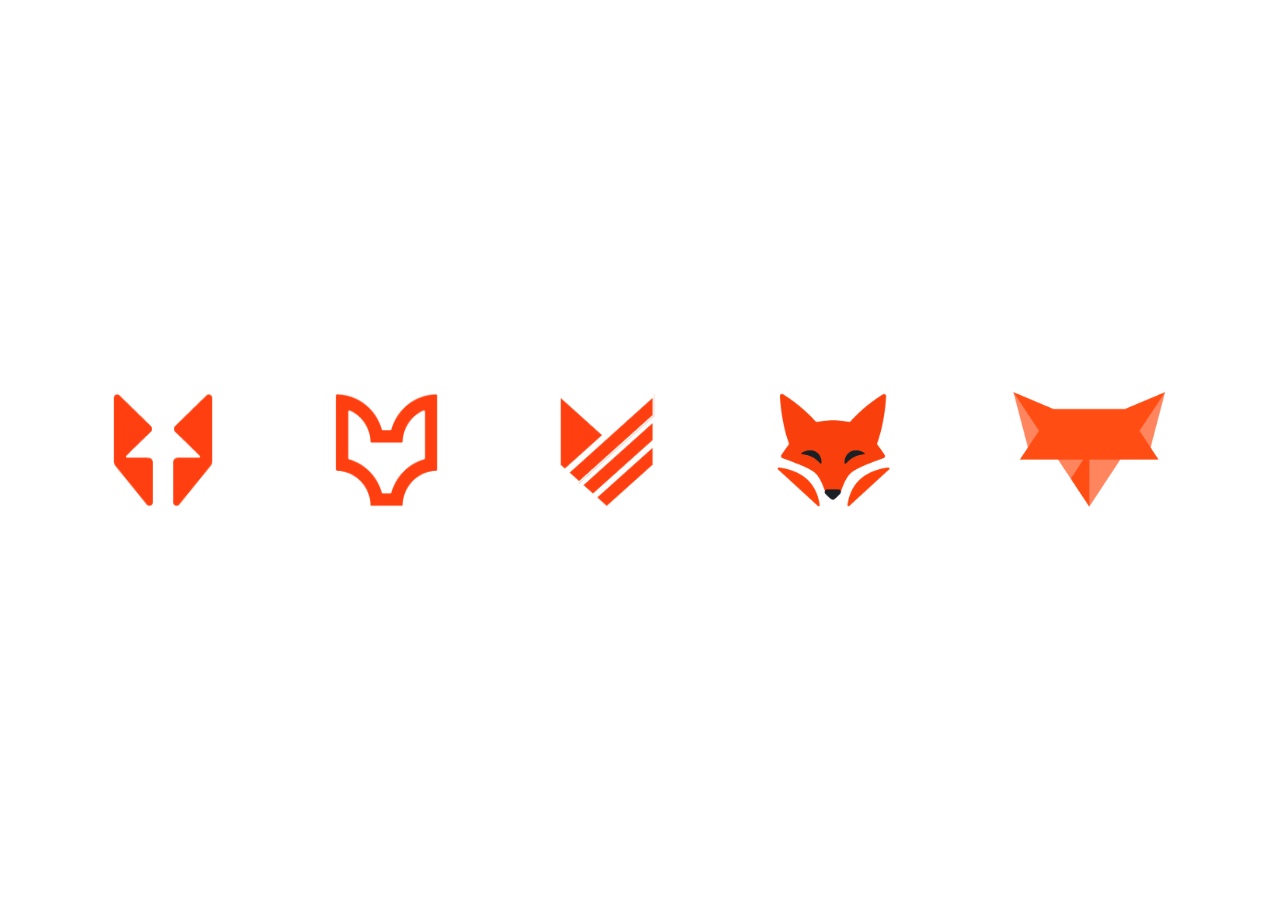
<file: index.html>
<!doctype html>
<html lang="en">
<head>
<meta charset="UTF-8" />
<meta name="viewport" content="width=device-width, initial-scale=1.0" />
<title>FOX — Logo Directions</title>
<style>
  :root {
    --accent: #ff4d14;
    --dark: #1e232c;
  }
  * { box-sizing: border-box; }
  html, body {
    margin: 0;
    padding: 0;
    height: 100%;
    background: #ffffff;
    font-family: -apple-system, BlinkMacSystemFont, "Segoe UI", Helvetica, Arial, sans-serif;
  }
  body {
    display: flex;
    align-items: center;
    justify-content: center;
  }
  .grid {
    display: flex;
    align-items: center;
    justify-content: center;
    gap: clamp(32px, 8vw, 96px);
    flex-wrap: wrap;
    padding: 32px;
  }
  .logo-link {
    display: flex;
    align-items: center;
    justify-content: center;
    padding: 12px;
    border-radius: 16px;
    text-decoration: none;
    cursor: pointer;
  }
  .logo-link img {
    height: clamp(64px, 9vw, 120px);
    width: auto;
    display: block;
    transition: transform 0.2s ease;
  }
  .logo-link:hover img,
  .logo-link:focus-visible img {
    transform: scale(1.12);
  }
  .logo-link:focus-visible {
    outline: 2px solid var(--dark);
    outline-offset: 4px;
  }
</style>
</head>
<body>

<div class="grid">
  <a class="logo-link" href="switcher.html?d=d1" aria-label="View Direction 1">
    <img src="icons/d1-icon.png" alt="Direction 1 logo" />
  </a>
  <a class="logo-link" href="switcher.html?d=d2" aria-label="View Direction 2">
    <img src="icons/d2-icon.png" alt="Direction 2 logo" />
  </a>
  <a class="logo-link" href="switcher.html?d=d4" aria-label="View Direction 4">
    <img src="icons/d4-icon.png" alt="Direction 4 logo" />
  </a>
  <a class="logo-link" href="switcher.html?d=d6" aria-label="View Direction 6">
    <img src="icons/d6-icon.png" alt="Direction 6 logo" />
  </a>
  <a class="logo-link" href="switcher.html?d=d7" aria-label="View Direction 7">
    <img src="icons/d7-icon.png" alt="Direction 7 logo" />
  </a>
</div>

</body>
</html>
</file>
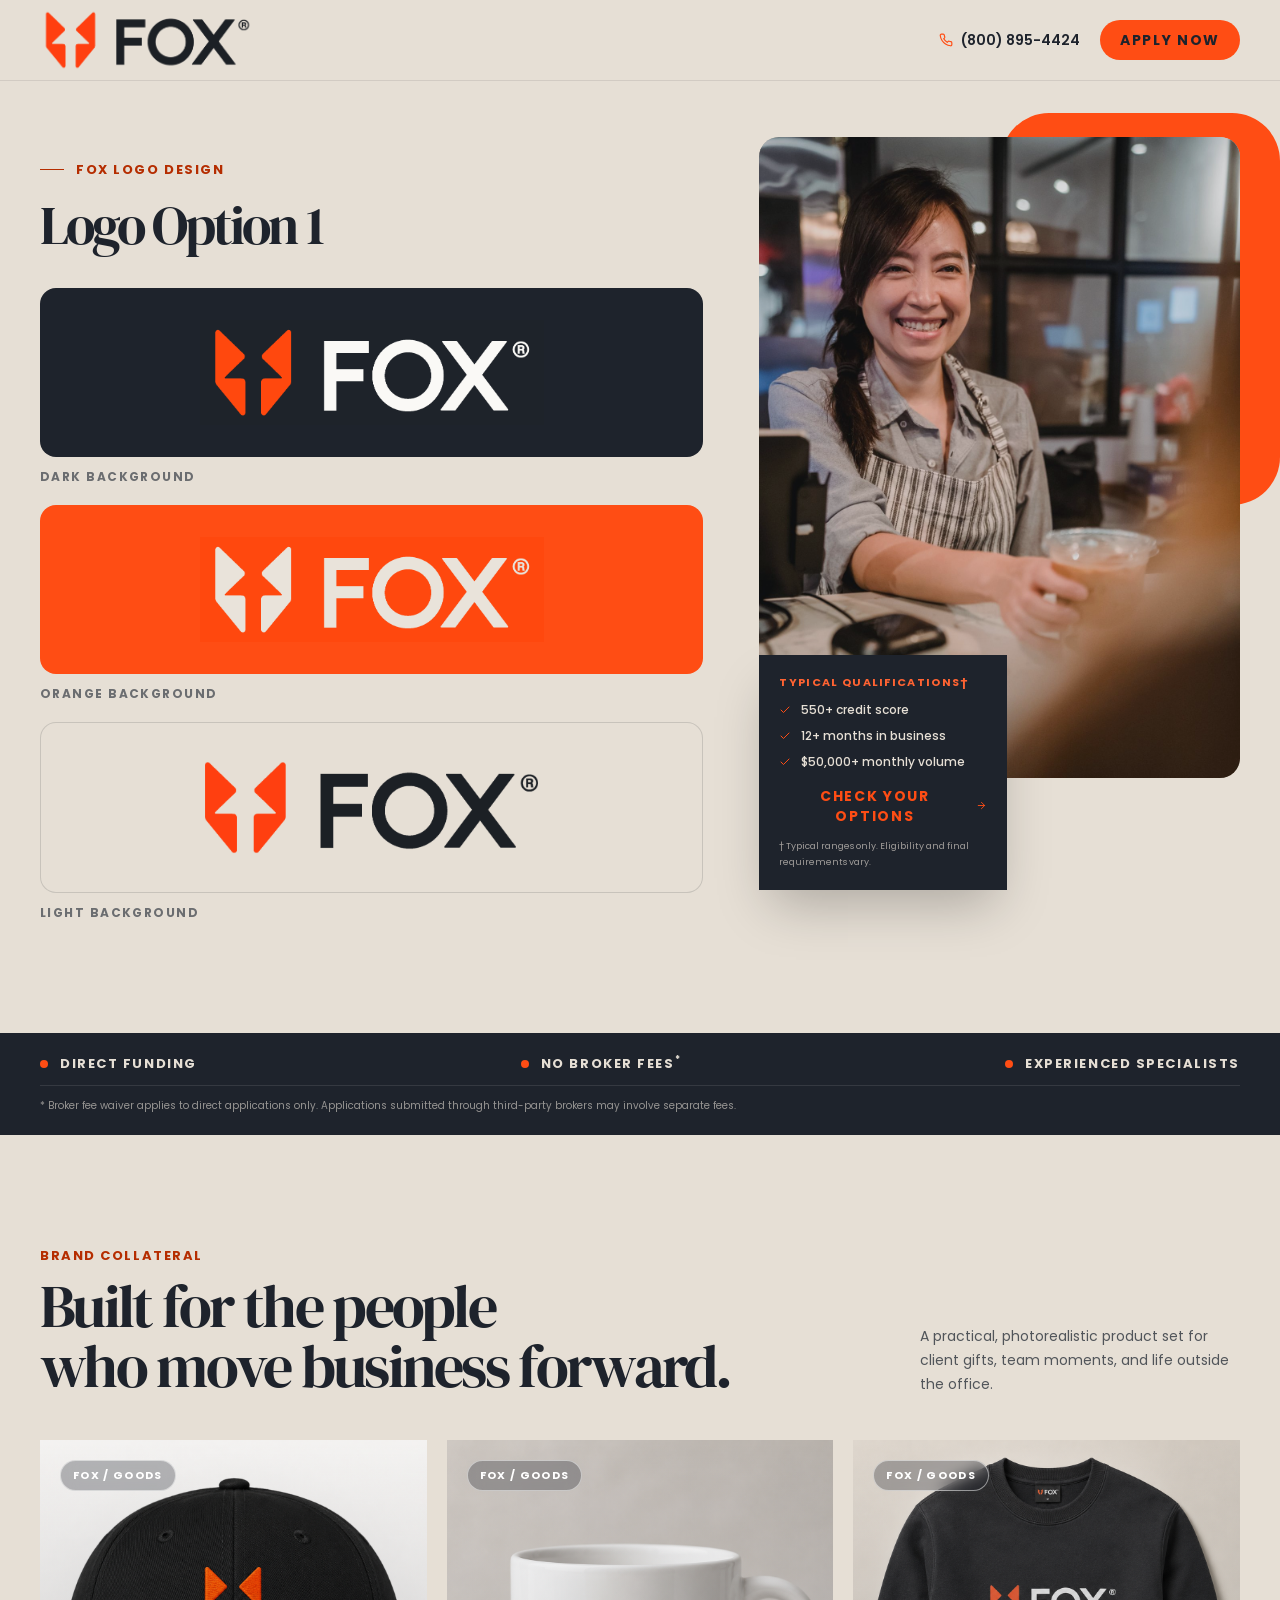
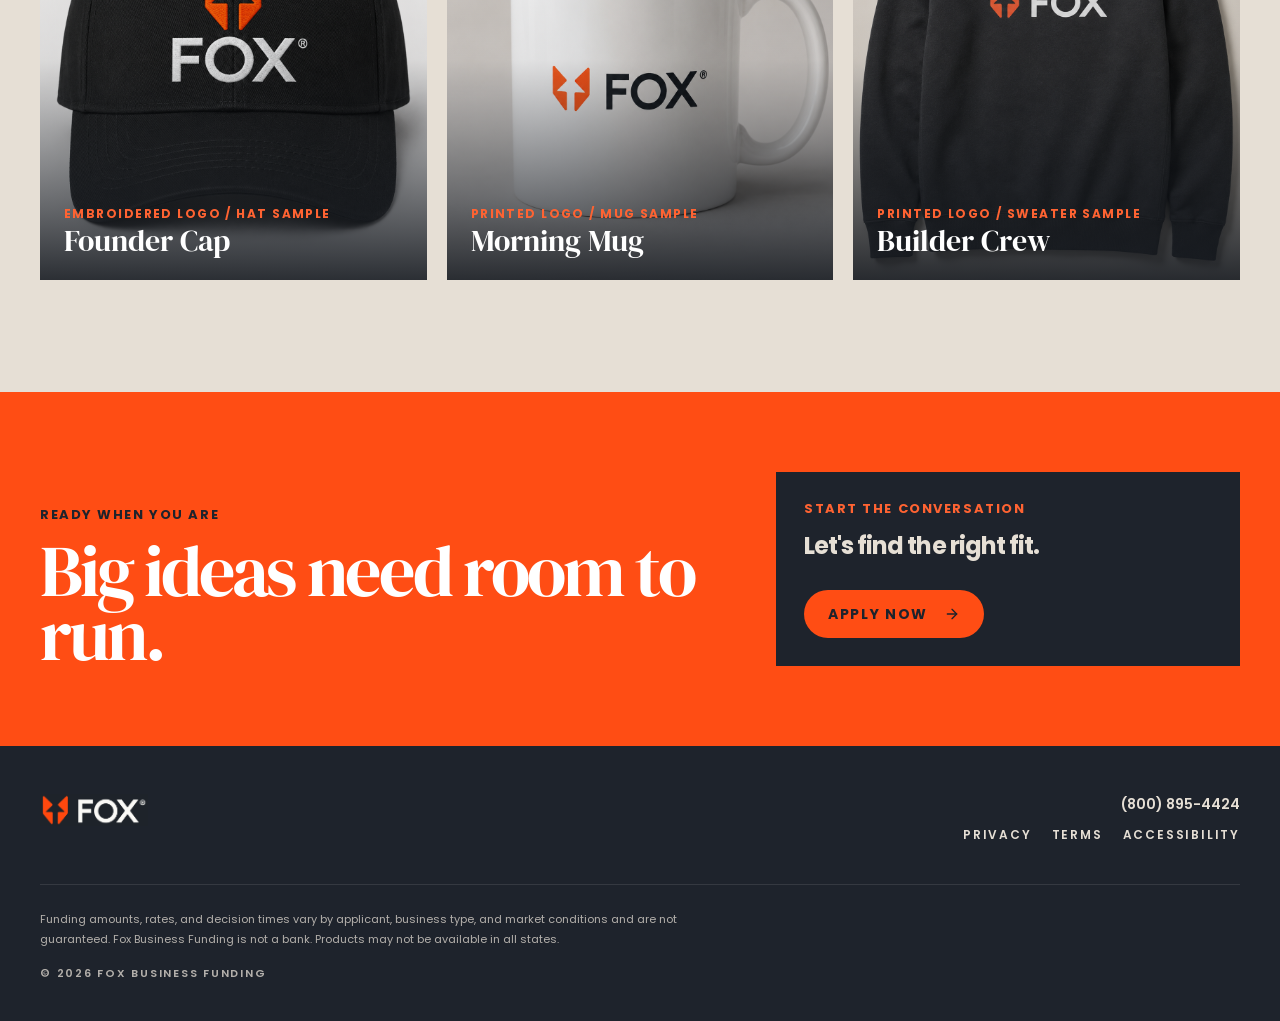
<file: d1/index.html>
<!DOCTYPE html>
  <html lang="en">
    <head>
      
      <meta charset="UTF-8" />
      <meta name="viewport" content="width=device-width, initial-scale=1.0" />
      <title>Website - Logo Direction 1</title>
      <meta name="description" content="Showcase customizable merchandise for Fox Business Funding, allowing users to view and order branded apparel and promotional items with ease." />
      <meta name="robots" content="noindex, nofollow" />
      <style>html, body { height: 100%; margin: 0; } #root { height: 100%; }</style>
      
      <script type="module" src="./assets/index-CQXECfBH.js"></script>
      <link rel="stylesheet" href="./assets/index-D1yngqz5.css">
    </head>

    <body>
      
      <div id="root"></div>
      
    </body>
  </html>
</file>
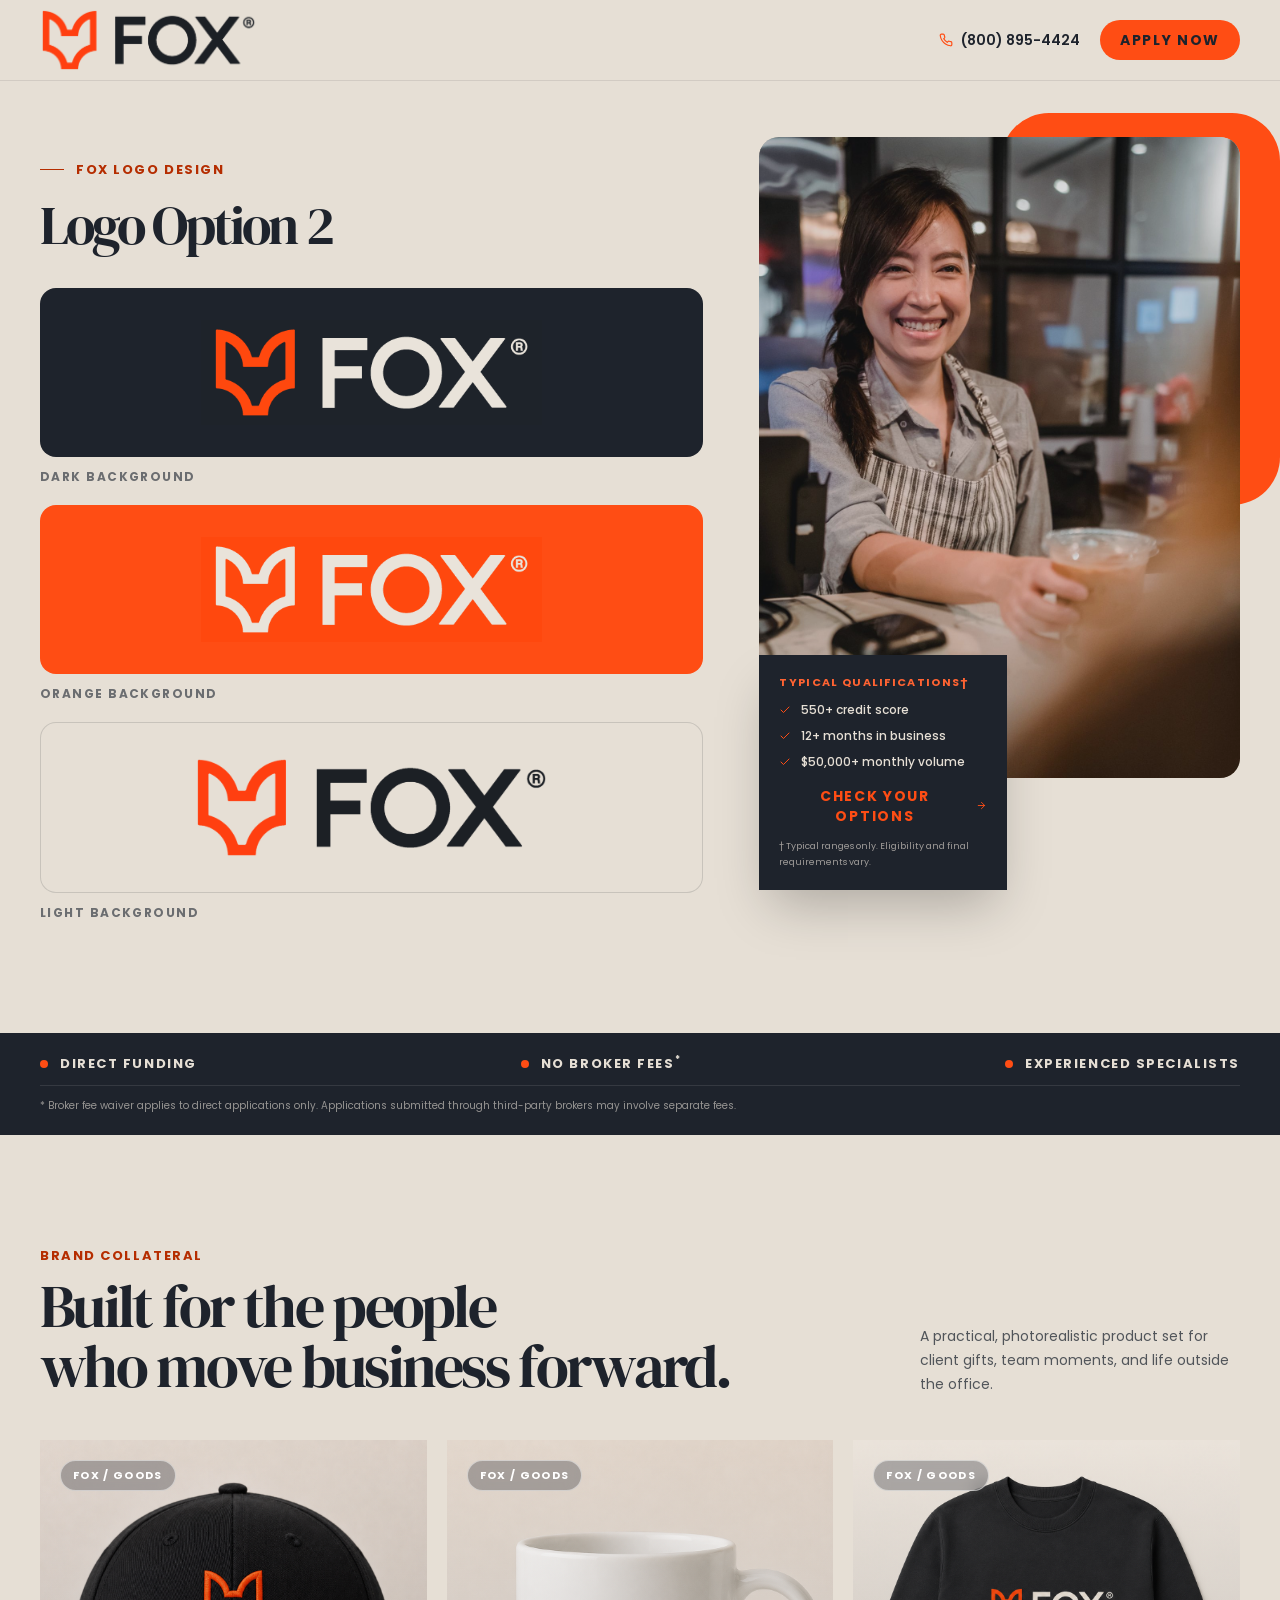
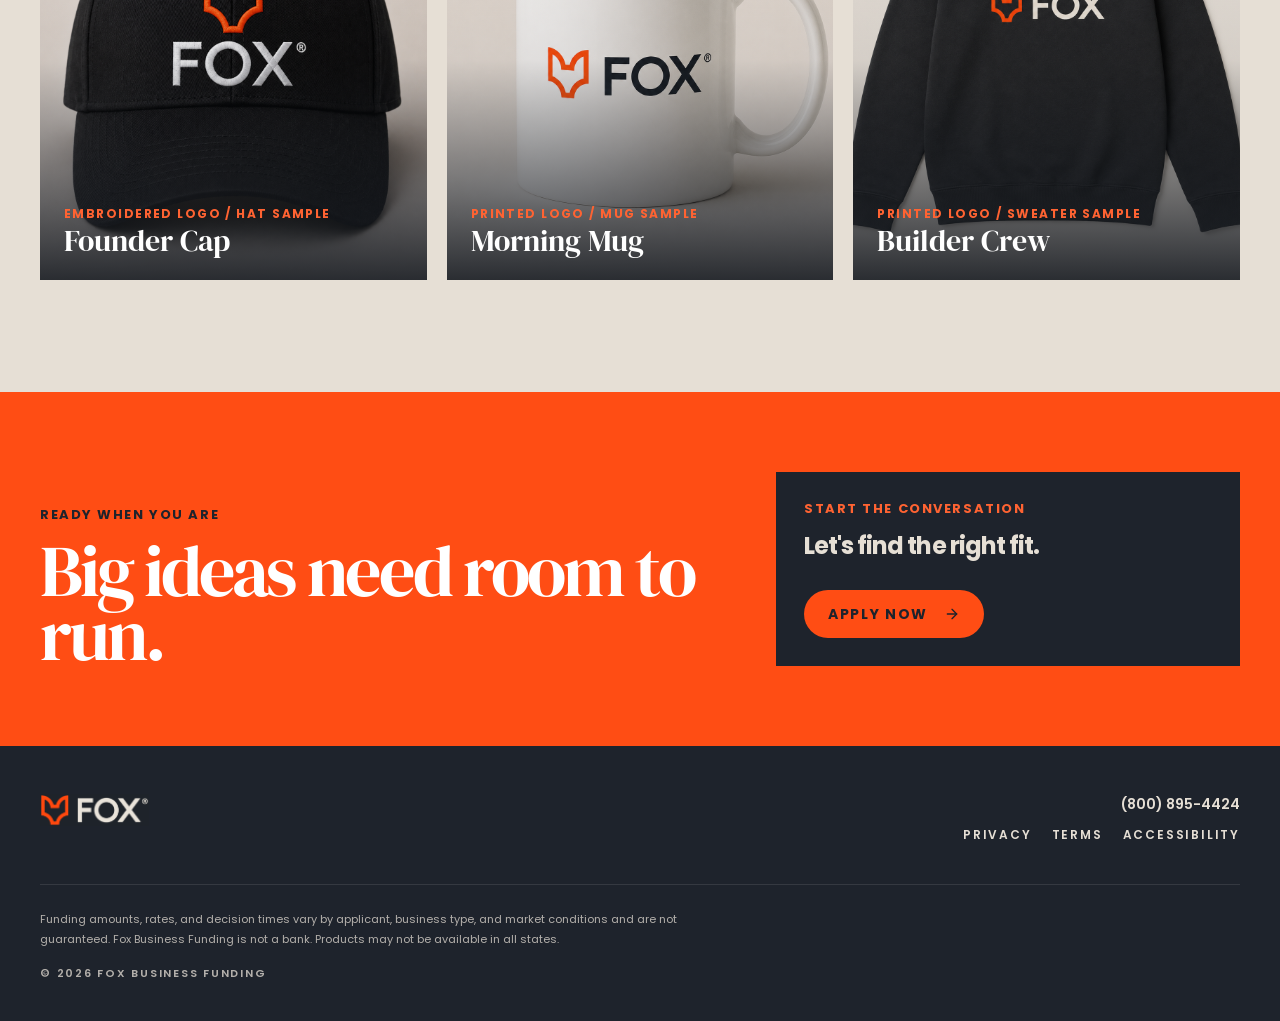
<file: d2/index.html>
<!DOCTYPE html>
  <html lang="en">
    <head>
      
      <meta charset="UTF-8" />
      <meta name="viewport" content="width=device-width, initial-scale=1.0" />
      <title>Website - Logo Direction 2</title>
      <meta name="description" content="Showcase customizable merchandise for Fox Business Funding, allowing users to view and order branded apparel and promotional items with ease." />
      <meta name="robots" content="noindex, nofollow" />
      <style>html, body { height: 100%; margin: 0; } #root { height: 100%; }</style>
      
      <script type="module" src="./assets/index-pV_SMD2s.js"></script>
      <link rel="stylesheet" href="./assets/index-yyUxgri_.css">
    </head>

    <body>
      
      <div id="root"></div>
      
    </body>
  </html>
</file>
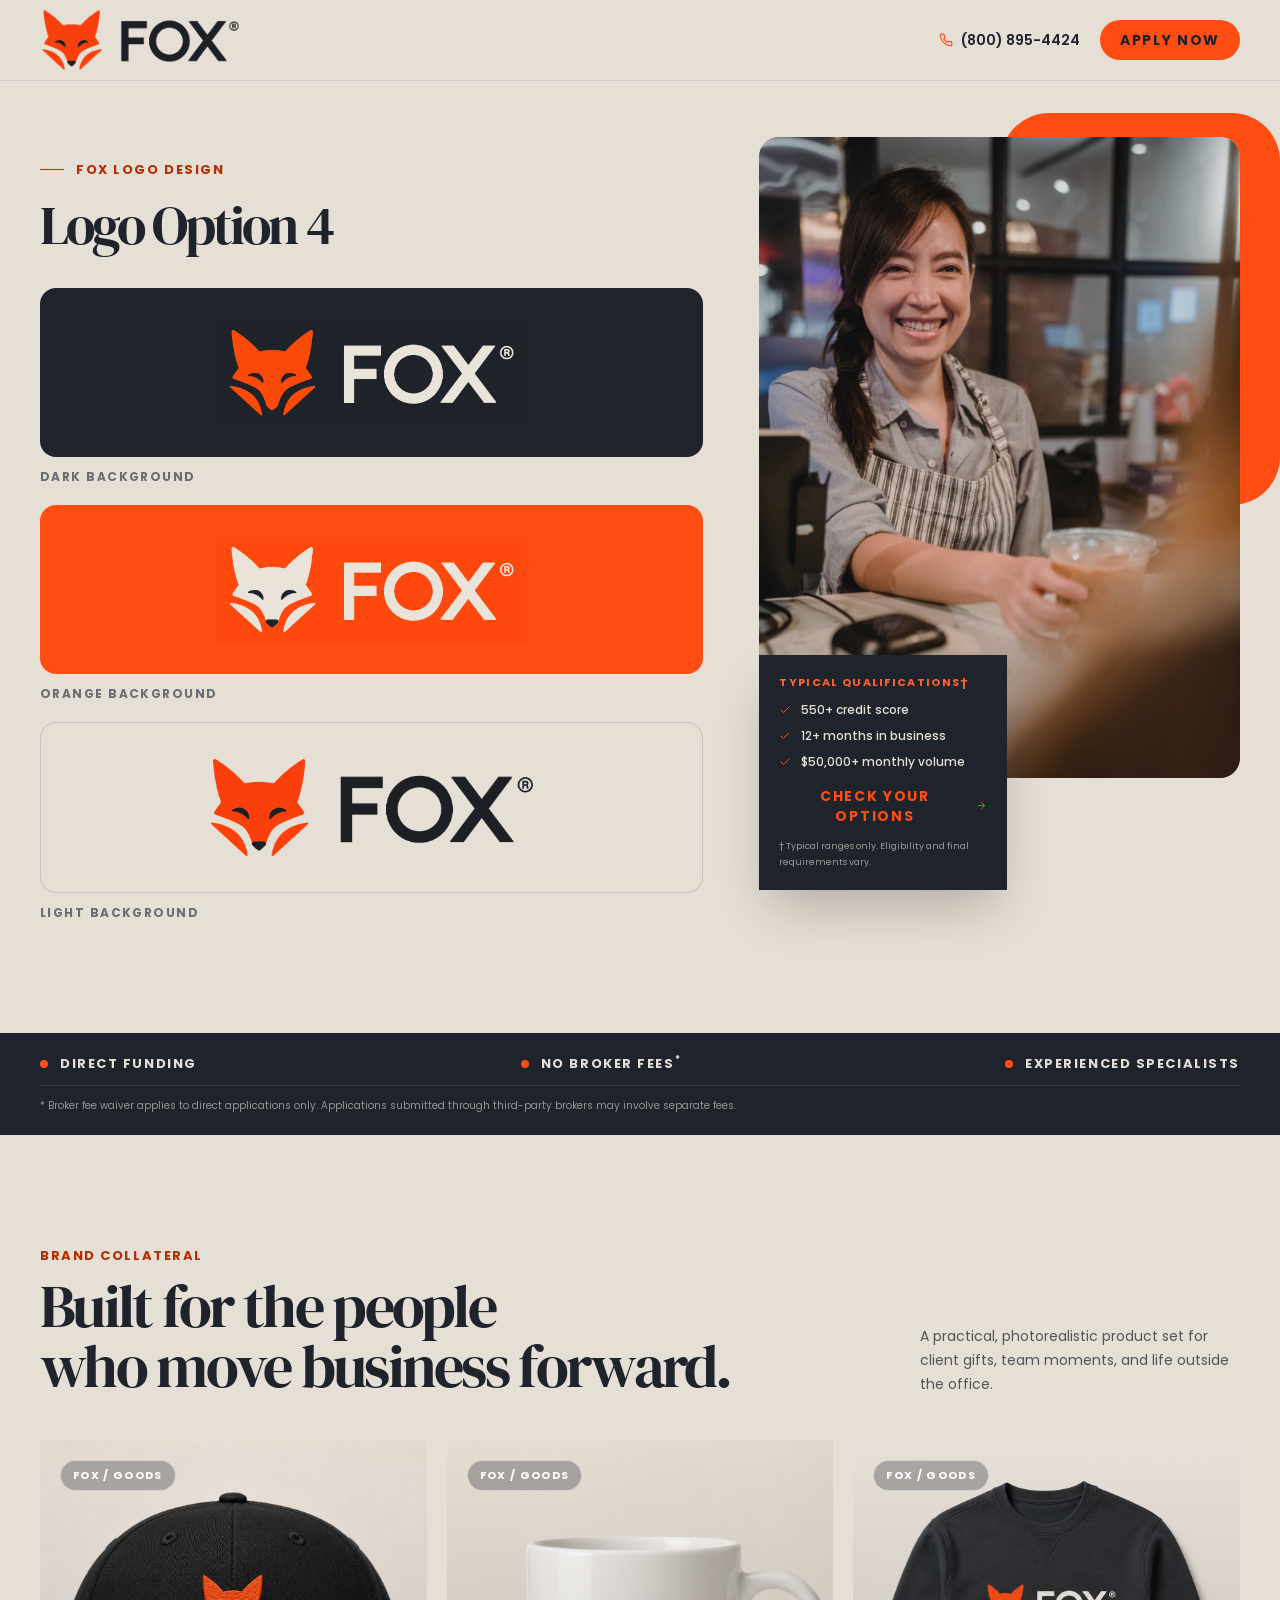
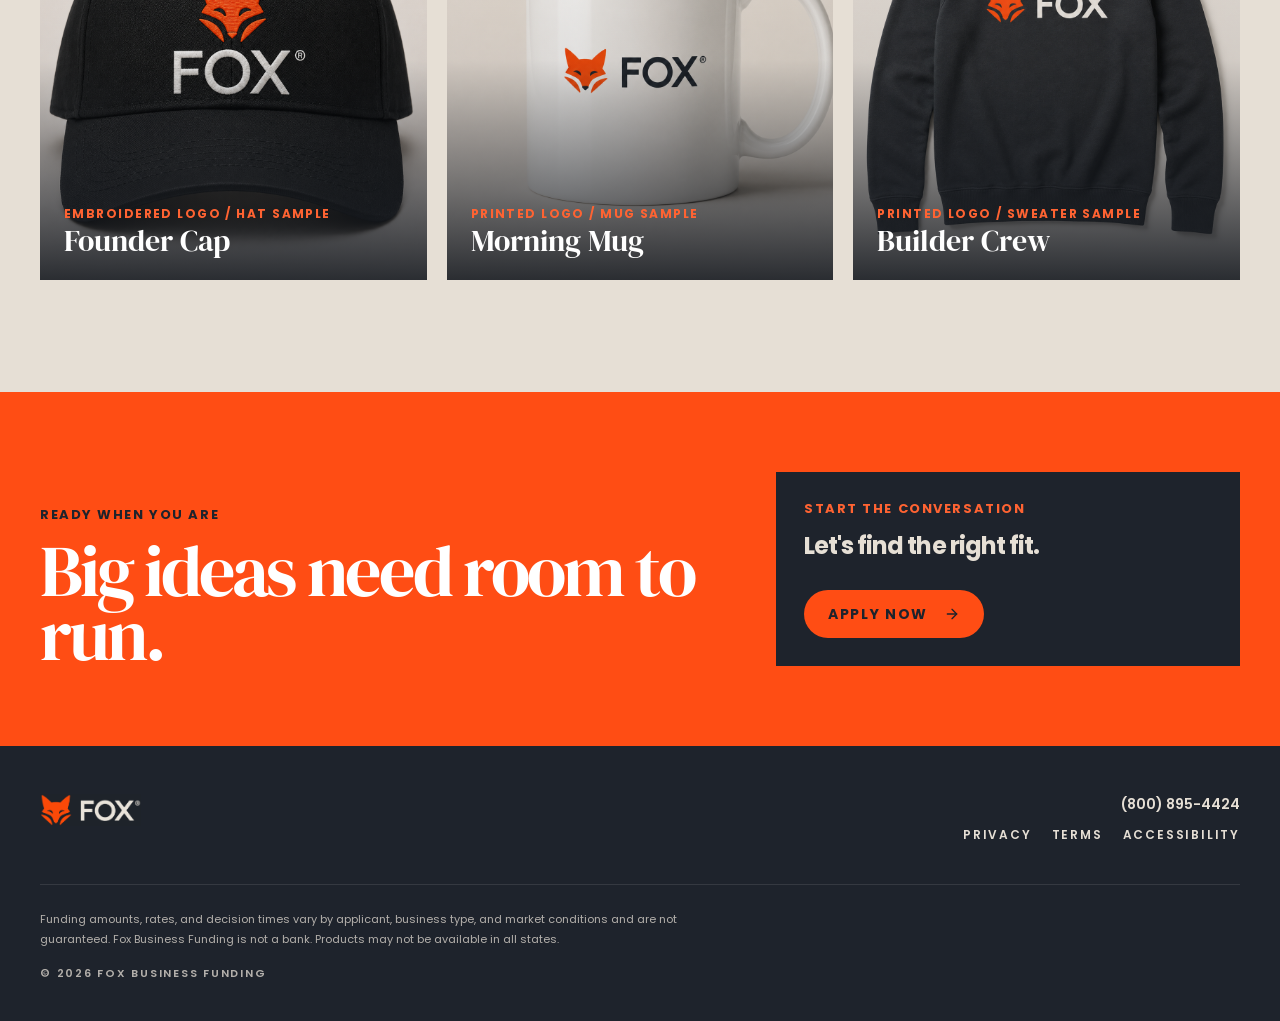
<file: d6/index.html>
<!DOCTYPE html>
  <html lang="en">
    <head>
      
      <meta charset="UTF-8" />
      <meta name="viewport" content="width=device-width, initial-scale=1.0" />
      <title>Website - Logo Direction 6</title>
      <meta name="description" content="Showcase customizable merchandise for Fox Business Funding, allowing users to view and order branded apparel and promotional items with ease." />
      <meta name="robots" content="noindex, nofollow" />
      <style>html, body { height: 100%; margin: 0; } #root { height: 100%; }</style>
      
      <script type="module" src="./assets/index-F3N33v-B.js"></script>
      <link rel="stylesheet" href="./assets/index-yyUxgri_.css">
    </head>

    <body>
      
      <div id="root"></div>
      
    </body>
  </html>
</file>
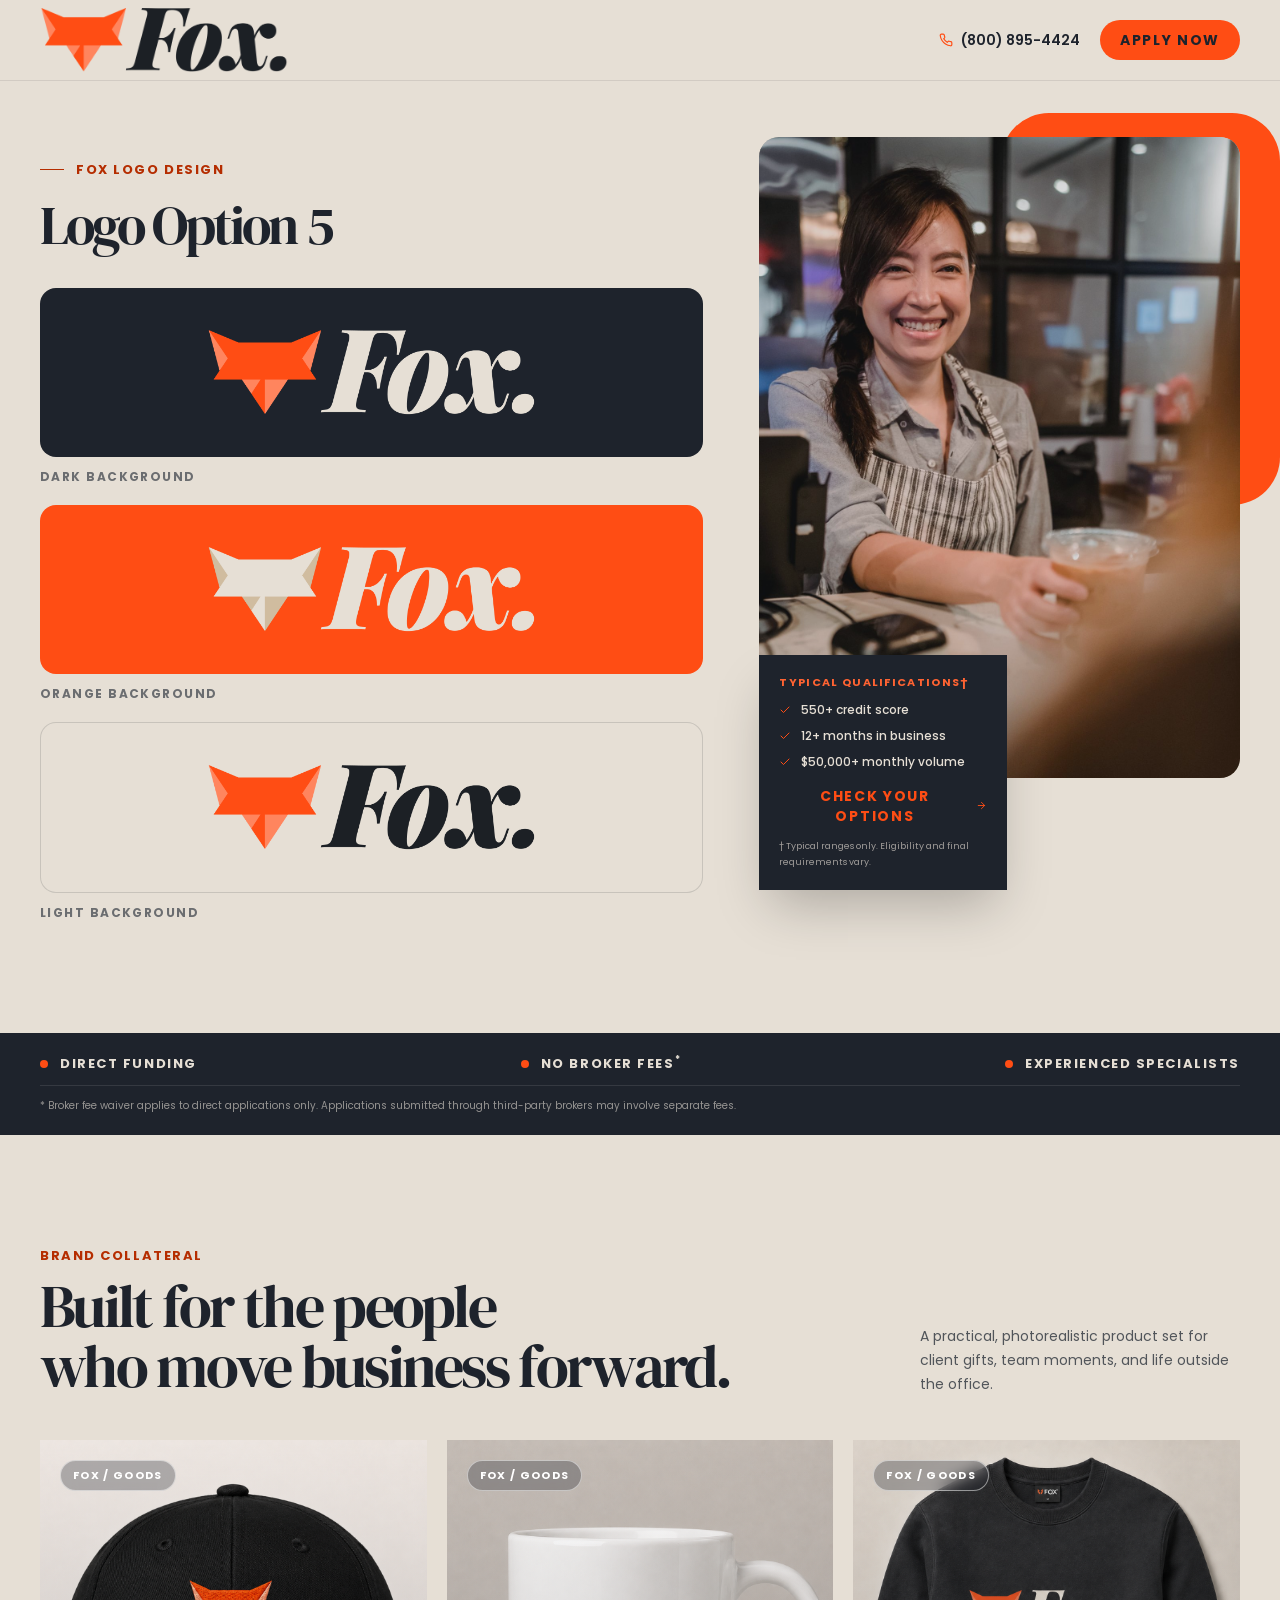
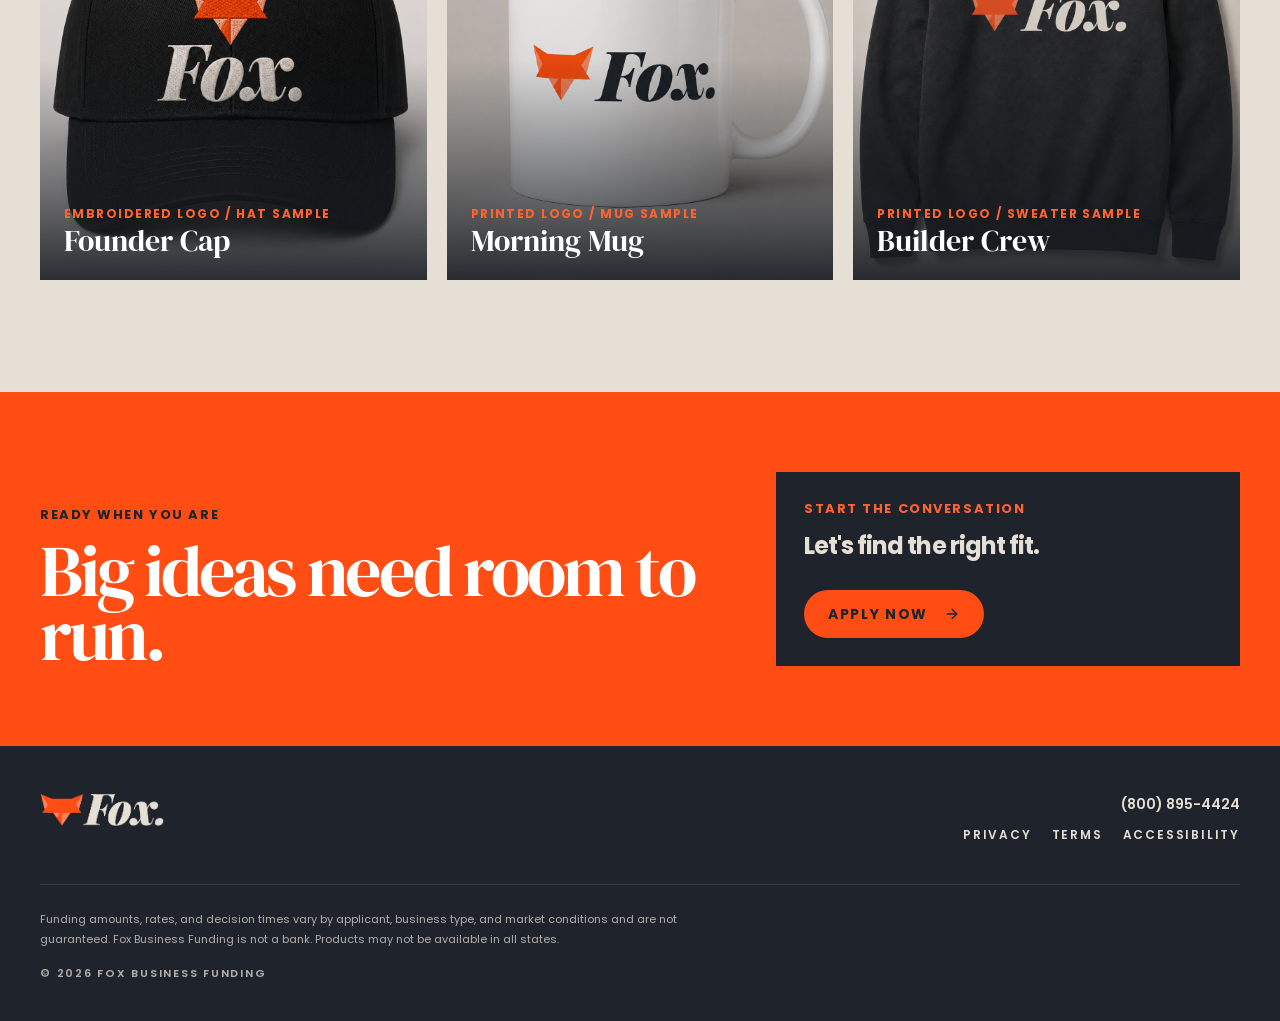
<file: d7/index.html>
<!DOCTYPE html>
  <html lang="en">
    <head>
      
      <meta charset="UTF-8" />
      <meta name="viewport" content="width=device-width, initial-scale=1.0" />
      <title>Website - Logo Direction 7</title>
      <meta name="description" content="Showcase customizable merchandise for Fox Business Funding, allowing users to view and order branded apparel and promotional items with ease." />
      <meta name="robots" content="noindex, nofollow" />
      <style>html, body { height: 100%; margin: 0; } #root { height: 100%; }</style>
      
      <script type="module" src="./assets/index-C03TiKeN.js"></script>
      <link rel="stylesheet" href="./assets/index-CTd3hgDC.css">
    </head>

    <body>
      
      <div id="root"></div>
      
    </body>
  </html>
</file>
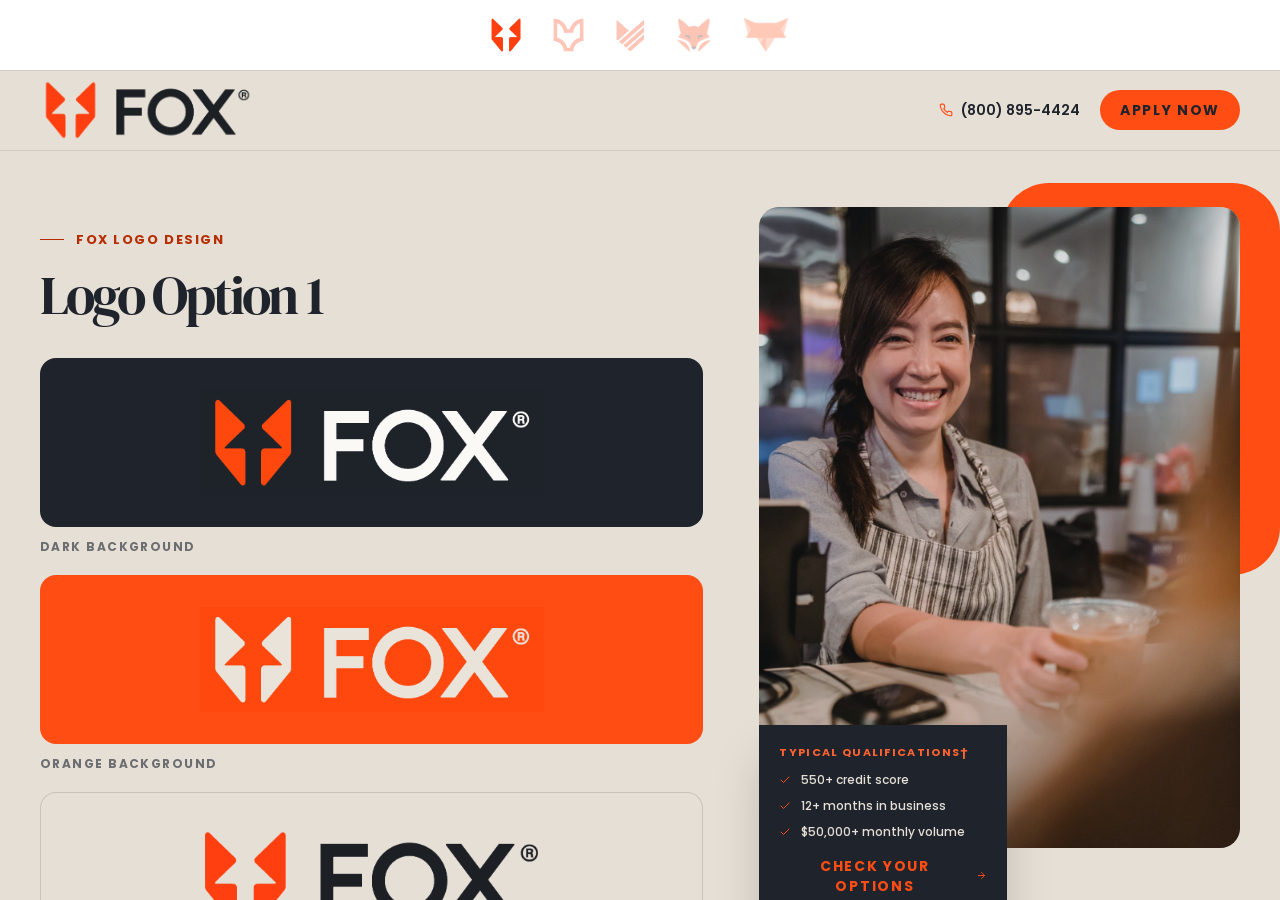
<file: switcher.html>
<!doctype html>
<html lang="en">
<head>
<meta charset="UTF-8" />
<meta name="viewport" content="width=device-width, initial-scale=1.0" />
<title>FOX — Logo Direction Switcher</title>
<style>
  :root {
    --page-bg: #e6dfd5;
    --dark: #1e232c;
    --accent: #ff4d14;
  }
  * { box-sizing: border-box; }
  html, body {
    margin: 0;
    padding: 0;
    height: 100%;
    font-family: -apple-system, BlinkMacSystemFont, "Segoe UI", Helvetica, Arial, sans-serif;
  }
  body {
    display: flex;
    flex-direction: column;
    background: var(--page-bg);
  }
  #tabbar {
    display: flex;
    align-items: center;
    justify-content: center;
    flex: 0 0 auto;
    background: #ffffff;
    padding: 10px 16px;
    box-shadow: 0 1px 0 rgba(30,35,44,0.1);
    position: sticky;
    top: 0;
    z-index: 10;
  }
  .tabs {
    display: flex;
    justify-content: center;
    align-items: center;
    flex-wrap: wrap;
    gap: 8px;
  }
  .tab-icon {
    appearance: none;
    background: none;
    border: none;
    padding: 8px 12px;
    border-radius: 12px;
    cursor: pointer;
    line-height: 0;
  }
  .tab-icon img {
    height: 34px;
    width: auto;
    display: block;
    opacity: 0.3;
    transition: opacity 0.15s ease, transform 0.15s ease;
  }
  .tab-icon.active img {
    opacity: 1;
  }
  .tab-icon:hover img,
  .tab-icon:focus-visible img {
    transform: scale(1.2);
  }
  .tab-icon:focus-visible {
    outline: 2px solid var(--accent);
    outline-offset: 2px;
  }
  #frames {
    position: relative;
    width: 100%;
    flex: 1 1 auto;
  }
  iframe {
    position: absolute;
    inset: 0;
    width: 100%;
    height: 100%;
    border: none;
    background: var(--page-bg);
    display: none;
  }
  iframe.active {
    display: block;
  }
</style>
</head>
<body>

<div id="tabbar">
  <div class="tabs" role="tablist" aria-label="Logo direction preview">
    <button class="tab-icon" data-target="d1" role="tab" aria-selected="false" aria-label="Direction 1">
      <img src="icons/d1-icon.png" alt="" />
    </button>
    <button class="tab-icon" data-target="d2" role="tab" aria-selected="false" aria-label="Direction 2">
      <img src="icons/d2-icon.png" alt="" />
    </button>
    <button class="tab-icon" data-target="d4" role="tab" aria-selected="false" aria-label="Direction 4">
      <img src="icons/d4-icon.png" alt="" />
    </button>
    <button class="tab-icon" data-target="d6" role="tab" aria-selected="false" aria-label="Direction 6">
      <img src="icons/d6-icon.png" alt="" />
    </button>
    <button class="tab-icon" data-target="d7" role="tab" aria-selected="false" aria-label="Direction 7">
      <img src="icons/d7-icon.png" alt="" />
    </button>
  </div>
</div>

<div id="frames">
  <iframe id="frame-d1" title="Direction 1"></iframe>
  <iframe id="frame-d2" title="Direction 2"></iframe>
  <iframe id="frame-d4" title="Direction 4"></iframe>
  <iframe id="frame-d6" title="Direction 6"></iframe>
  <iframe id="frame-d7" title="Direction 7"></iframe>
</div>

<script>
  const srcMap = { d1: "d1/index.html", d2: "d2/index.html", d4: "d4/index.html", d6: "d6/index.html", d7: "d7/index.html" };
  const buttons = document.querySelectorAll(".tab-icon");

  const params = new URLSearchParams(location.search);
  const requested = params.get("d");
  const initial = Object.prototype.hasOwnProperty.call(srcMap, requested) ? requested : "d1";

  const loaded = new Set([initial]);
  let activeTarget = initial;

  const initialFrame = document.getElementById("frame-" + initial);
  initialFrame.classList.add("active");
  initialFrame.src = srcMap[initial];

  buttons.forEach((btn) => {
    const isActive = btn.dataset.target === initial;
    btn.classList.toggle("active", isActive);
    btn.setAttribute("aria-selected", String(isActive));
  });

  function getScrollFraction(frame) {
    try {
      const doc = frame.contentWindow.document.scrollingElement || frame.contentWindow.document.documentElement;
      const max = doc.scrollHeight - frame.contentWindow.innerHeight;
      return max > 0 ? frame.contentWindow.scrollY / max : 0;
    } catch (e) {
      return 0;
    }
  }

  function applyScrollFraction(frame, fraction) {
    try {
      const doc = frame.contentWindow.document.scrollingElement || frame.contentWindow.document.documentElement;
      const max = doc.scrollHeight - frame.contentWindow.innerHeight;
      frame.contentWindow.scrollTo(0, Math.round(max * fraction));
    } catch (e) {
      // cross-origin or not-yet-ready; ignore
    }
  }

  // The iframe's `load` event can fire before React has finished mounting
  // and images have settled the page's true height, so re-apply the target
  // scroll a few times as the layout grows.
  function settleScrollFraction(frame, fraction, attemptsLeft) {
    applyScrollFraction(frame, fraction);
    if (attemptsLeft > 0) {
      setTimeout(() => settleScrollFraction(frame, fraction, attemptsLeft - 1), 100);
    }
  }

  function showTab(target) {
    if (target === activeTarget) return;

    const currentFrame = document.getElementById("frame-" + activeTarget);
    const scrollFraction = getScrollFraction(currentFrame);

    buttons.forEach((btn) => {
      const isActive = btn.dataset.target === target;
      btn.classList.toggle("active", isActive);
      btn.setAttribute("aria-selected", String(isActive));
    });

    document.querySelectorAll("iframe").forEach((frame) => {
      frame.classList.toggle("active", frame.id === "frame-" + target);
    });

    const targetFrame = document.getElementById("frame-" + target);

    if (!loaded.has(target)) {
      loaded.add(target);
      targetFrame.addEventListener(
        "load",
        () => settleScrollFraction(targetFrame, scrollFraction, 8),
        { once: true }
      );
      targetFrame.src = srcMap[target];
    } else {
      settleScrollFraction(targetFrame, scrollFraction, 3);
    }

    activeTarget = target;
  }

  buttons.forEach((btn) => {
    btn.addEventListener("click", () => showTab(btn.dataset.target));
  });
</script>

</body>
</html>
</file>
<file: d1/assets/index-D1yngqz5.css>
@import"https://fonts.googleapis.com/css2?family=DM+Serif+Display:ital@0;1&family=Poppins:wght@400;500;600;700;800&display=swap";/*! tailwindcss v4.1.12 | MIT License | https://tailwindcss.com */@layer properties{@supports (((-webkit-hyphens:none)) and (not (margin-trim:inline))) or ((-moz-orient:inline) and (not (color:rgb(from red r g b)))){*,:before,:after,::backdrop{--tw-translate-x:0;--tw-translate-y:0;--tw-translate-z:0;--tw-rotate-x:initial;--tw-rotate-y:initial;--tw-rotate-z:initial;--tw-skew-x:initial;--tw-skew-y:initial;--tw-space-y-reverse:0;--tw-space-x-reverse:0;--tw-border-style:solid;--tw-gradient-position:initial;--tw-gradient-from:#0000;--tw-gradient-via:#0000;--tw-gradient-to:#0000;--tw-gradient-stops:initial;--tw-gradient-via-stops:initial;--tw-gradient-from-position:0%;--tw-gradient-via-position:50%;--tw-gradient-to-position:100%;--tw-leading:initial;--tw-font-weight:initial;--tw-tracking:initial;--tw-ordinal:initial;--tw-slashed-zero:initial;--tw-numeric-figure:initial;--tw-numeric-spacing:initial;--tw-numeric-fraction:initial;--tw-shadow:0 0 #0000;--tw-shadow-color:initial;--tw-shadow-alpha:100%;--tw-inset-shadow:0 0 #0000;--tw-inset-shadow-color:initial;--tw-inset-shadow-alpha:100%;--tw-ring-color:initial;--tw-ring-shadow:0 0 #0000;--tw-inset-ring-color:initial;--tw-inset-ring-shadow:0 0 #0000;--tw-ring-inset:initial;--tw-ring-offset-width:0px;--tw-ring-offset-color:#fff;--tw-ring-offset-shadow:0 0 #0000;--tw-outline-style:solid;--tw-backdrop-blur:initial;--tw-backdrop-brightness:initial;--tw-backdrop-contrast:initial;--tw-backdrop-grayscale:initial;--tw-backdrop-hue-rotate:initial;--tw-backdrop-invert:initial;--tw-backdrop-opacity:initial;--tw-backdrop-saturate:initial;--tw-backdrop-sepia:initial;--tw-duration:initial;--tw-ease:initial;--tw-scale-x:1;--tw-scale-y:1;--tw-scale-z:1;--tw-content:"";--tw-animation-delay:0s;--tw-animation-direction:normal;--tw-animation-duration:initial;--tw-animation-fill-mode:none;--tw-animation-iteration-count:1;--tw-enter-blur:0;--tw-enter-opacity:1;--tw-enter-rotate:0;--tw-enter-scale:1;--tw-enter-translate-x:0;--tw-enter-translate-y:0;--tw-exit-blur:0;--tw-exit-opacity:1;--tw-exit-rotate:0;--tw-exit-scale:1;--tw-exit-translate-x:0;--tw-exit-translate-y:0}}}@layer theme{:root,:host{--font-sans:ui-sans-serif,system-ui,sans-serif,"Apple Color Emoji","Segoe UI Emoji","Segoe UI Symbol","Noto Color Emoji";--font-mono:ui-monospace,SFMono-Regular,Menlo,Monaco,Consolas,"Liberation Mono","Courier New",monospace;--color-gray-100:oklch(96.7% .003 264.542);--color-black:#000;--color-white:#fff;--spacing:.25rem;--container-xs:20rem;--container-sm:24rem;--container-md:28rem;--container-lg:32rem;--container-2xl:42rem;--container-4xl:56rem;--text-xs:.75rem;--text-xs--line-height:calc(1/.75);--text-sm:.875rem;--text-sm--line-height:calc(1.25/.875);--text-base:1rem;--text-base--line-height: 1.5 ;--text-lg:1.125rem;--text-lg--line-height:calc(1.75/1.125);--text-xl:1.25rem;--text-2xl:1.5rem;--text-2xl--line-height:calc(2/1.5);--text-3xl:1.875rem;--text-3xl--line-height: 1.2 ;--text-4xl:2.25rem;--text-4xl--line-height:calc(2.5/2.25);--text-5xl:3rem;--text-5xl--line-height:1;--text-6xl:3.75rem;--text-6xl--line-height:1;--text-7xl:4.5rem;--text-7xl--line-height:1;--font-weight-normal:400;--font-weight-medium:500;--font-weight-semibold:600;--font-weight-bold:700;--tracking-tight:-.025em;--tracking-widest:.1em;--leading-relaxed:1.625;--radius-xs:.125rem;--radius-2xl:1rem;--ease-in-out:cubic-bezier(.4,0,.2,1);--animate-pulse:pulse 2s cubic-bezier(.4,0,.6,1)infinite;--blur-sm:8px;--aspect-video:16/9;--default-transition-duration:.15s;--default-transition-timing-function:cubic-bezier(.4,0,.2,1);--default-font-family:var(--font-sans);--default-mono-font-family:var(--font-mono);--color-border:var(--border)}}@layer base{*,:after,:before,::backdrop{box-sizing:border-box;border:0 solid;margin:0;padding:0}::file-selector-button{box-sizing:border-box;border:0 solid;margin:0;padding:0}html,:host{-webkit-text-size-adjust:100%;-moz-tab-size:4;tab-size:4;line-height:1.5;font-family:var(--default-font-family,ui-sans-serif,system-ui,sans-serif,"Apple Color Emoji","Segoe UI Emoji","Segoe UI Symbol","Noto Color Emoji");font-feature-settings:var(--default-font-feature-settings,normal);font-variation-settings:var(--default-font-variation-settings,normal);-webkit-tap-highlight-color:transparent}hr{height:0;color:inherit;border-top-width:1px}abbr:where([title]){-webkit-text-decoration:underline dotted;text-decoration:underline dotted}h1,h2,h3,h4,h5,h6{font-size:inherit;font-weight:inherit}a{color:inherit;-webkit-text-decoration:inherit;text-decoration:inherit}b,strong{font-weight:bolder}code,kbd,samp,pre{font-family:var(--default-mono-font-family,ui-monospace,SFMono-Regular,Menlo,Monaco,Consolas,"Liberation Mono","Courier New",monospace);font-feature-settings:var(--default-mono-font-feature-settings,normal);font-variation-settings:var(--default-mono-font-variation-settings,normal);font-size:1em}small{font-size:80%}sub,sup{vertical-align:baseline;font-size:75%;line-height:0;position:relative}sub{bottom:-.25em}sup{top:-.5em}table{text-indent:0;border-color:inherit;border-collapse:collapse}:-moz-focusring{outline:auto}progress{vertical-align:baseline}summary{display:list-item}ol,ul,menu{list-style:none}img,svg,video,canvas,audio,iframe,embed,object{vertical-align:middle;display:block}img,video{max-width:100%;height:auto}button,input,select,optgroup,textarea{font:inherit;font-feature-settings:inherit;font-variation-settings:inherit;letter-spacing:inherit;color:inherit;opacity:1;background-color:#0000;border-radius:0}::file-selector-button{font:inherit;font-feature-settings:inherit;font-variation-settings:inherit;letter-spacing:inherit;color:inherit;opacity:1;background-color:#0000;border-radius:0}:where(select:is([multiple],[size])) optgroup{font-weight:bolder}:where(select:is([multiple],[size])) optgroup option{padding-inline-start:20px}::file-selector-button{margin-inline-end:4px}::placeholder{opacity:1}@supports (not ((-webkit-appearance:-apple-pay-button))) or (contain-intrinsic-size:1px){::placeholder{color:currentColor}@supports (color:color-mix(in lab,red,red)){::placeholder{color:color-mix(in oklab,currentcolor 50%,transparent)}}}textarea{resize:vertical}::-webkit-search-decoration{-webkit-appearance:none}::-webkit-date-and-time-value{min-height:1lh;text-align:inherit}::-webkit-datetime-edit{display:inline-flex}::-webkit-datetime-edit-fields-wrapper{padding:0}::-webkit-datetime-edit{padding-block:0}::-webkit-datetime-edit-year-field{padding-block:0}::-webkit-datetime-edit-month-field{padding-block:0}::-webkit-datetime-edit-day-field{padding-block:0}::-webkit-datetime-edit-hour-field{padding-block:0}::-webkit-datetime-edit-minute-field{padding-block:0}::-webkit-datetime-edit-second-field{padding-block:0}::-webkit-datetime-edit-millisecond-field{padding-block:0}::-webkit-datetime-edit-meridiem-field{padding-block:0}::-webkit-calendar-picker-indicator{line-height:1}:-moz-ui-invalid{box-shadow:none}button,input:where([type=button],[type=reset],[type=submit]){-webkit-appearance:button;-moz-appearance:button;appearance:button}::file-selector-button{-webkit-appearance:button;-moz-appearance:button;appearance:button}::-webkit-inner-spin-button{height:auto}::-webkit-outer-spin-button{height:auto}[hidden]:where(:not([hidden=until-found])){display:none!important}*{border-color:var(--border);outline-color:var(--ring)}@supports (color:color-mix(in lab,red,red)){*{outline-color:color-mix(in oklab,var(--ring)50%,transparent)}}html,body,#root{background-color:#e6dfd5}body{background-color:var(--background);color:var(--foreground)}html{font-size:var(--font-size)}h1{font-size:var(--text-2xl);font-weight:var(--font-weight-medium);line-height:1.5}h2{font-size:var(--text-xl);font-weight:var(--font-weight-medium);line-height:1.5}h3{font-size:var(--text-lg);font-weight:var(--font-weight-medium);line-height:1.5}h4,label,button{font-size:var(--text-base);font-weight:var(--font-weight-medium);line-height:1.5}input{font-size:var(--text-base);font-weight:var(--font-weight-normal);line-height:1.5}}@layer components;@layer utilities{.\@container\/card-header{container:card-header/inline-size}.pointer-events-none{pointer-events:none}.invisible{visibility:hidden}.sr-only{clip:rect(0,0,0,0);white-space:nowrap;border-width:0;width:1px;height:1px;margin:-1px;padding:0;position:absolute;overflow:hidden}.absolute{position:absolute}.fixed{position:fixed}.relative{position:relative}.inset-0{inset:calc(var(--spacing)*0)}.inset-x-0{inset-inline:calc(var(--spacing)*0)}.inset-y-0{inset-block:calc(var(--spacing)*0)}.-top-6{top:calc(var(--spacing)*-6)}.-top-12{top:calc(var(--spacing)*-12)}.top-0{top:calc(var(--spacing)*0)}.top-1\.5{top:calc(var(--spacing)*1.5)}.top-1\/2{top:50%}.top-3\.5{top:calc(var(--spacing)*3.5)}.top-4{top:calc(var(--spacing)*4)}.top-5{top:calc(var(--spacing)*5)}.top-20{top:calc(var(--spacing)*20)}.top-\[1px\]{top:1px}.top-\[50\%\]{top:50%}.top-\[60\%\]{top:60%}.top-full{top:100%}.-right-10{right:calc(var(--spacing)*-10)}.-right-12{right:calc(var(--spacing)*-12)}.right-0{right:calc(var(--spacing)*0)}.right-1{right:calc(var(--spacing)*1)}.right-2{right:calc(var(--spacing)*2)}.right-3{right:calc(var(--spacing)*3)}.right-4{right:calc(var(--spacing)*4)}.right-6{right:calc(var(--spacing)*6)}.-bottom-12{bottom:calc(var(--spacing)*-12)}.bottom-0{bottom:calc(var(--spacing)*0)}.bottom-6{bottom:calc(var(--spacing)*6)}.-left-12{left:calc(var(--spacing)*-12)}.left-0{left:calc(var(--spacing)*0)}.left-1{left:calc(var(--spacing)*1)}.left-1\/2{left:50%}.left-2{left:calc(var(--spacing)*2)}.left-5{left:calc(var(--spacing)*5)}.left-6{left:calc(var(--spacing)*6)}.left-\[50\%\]{left:50%}.isolate{isolation:isolate}.z-10{z-index:10}.z-20{z-index:20}.z-30{z-index:30}.z-50{z-index:50}.z-\[1\]{z-index:1}.col-start-2{grid-column-start:2}.row-span-2{grid-row:span 2/span 2}.row-start-1{grid-row-start:1}.m-0{margin:calc(var(--spacing)*0)}.-mx-1{margin-inline:calc(var(--spacing)*-1)}.mx-2{margin-inline:calc(var(--spacing)*2)}.mx-3\.5{margin-inline:calc(var(--spacing)*3.5)}.mx-auto{margin-inline:auto}.my-0\.5{margin-block:calc(var(--spacing)*.5)}.my-1{margin-block:calc(var(--spacing)*1)}.-mt-4{margin-top:calc(var(--spacing)*-4)}.mt-1{margin-top:calc(var(--spacing)*1)}.mt-1\.5{margin-top:calc(var(--spacing)*1.5)}.mt-2{margin-top:calc(var(--spacing)*2)}.mt-3{margin-top:calc(var(--spacing)*3)}.mt-4{margin-top:calc(var(--spacing)*4)}.mt-7{margin-top:calc(var(--spacing)*7)}.mt-8{margin-top:calc(var(--spacing)*8)}.mt-10{margin-top:calc(var(--spacing)*10)}.mt-auto{margin-top:auto}.mb-6{margin-bottom:calc(var(--spacing)*6)}.mb-11{margin-bottom:calc(var(--spacing)*11)}.-ml-4{margin-left:calc(var(--spacing)*-4)}.ml-1{margin-left:calc(var(--spacing)*1)}.ml-auto{margin-left:auto}.line-clamp-1{-webkit-line-clamp:1;-webkit-box-orient:vertical;display:-webkit-box;overflow:hidden}.block{display:block}.flex{display:flex}.grid{display:grid}.hidden{display:none}.inline-block{display:inline-block}.inline-flex{display:inline-flex}.table{display:table}.table-caption{display:table-caption}.table-cell{display:table-cell}.table-row{display:table-row}.field-sizing-content{field-sizing:content}.aspect-\[3\/4\]{aspect-ratio:3/4}.aspect-square{aspect-ratio:1}.aspect-video{aspect-ratio:var(--aspect-video)}.size-2{width:calc(var(--spacing)*2);height:calc(var(--spacing)*2)}.size-2\.5{width:calc(var(--spacing)*2.5);height:calc(var(--spacing)*2.5)}.size-3{width:calc(var(--spacing)*3);height:calc(var(--spacing)*3)}.size-3\.5{width:calc(var(--spacing)*3.5);height:calc(var(--spacing)*3.5)}.size-4{width:calc(var(--spacing)*4);height:calc(var(--spacing)*4)}.size-7{width:calc(var(--spacing)*7);height:calc(var(--spacing)*7)}.size-8{width:calc(var(--spacing)*8);height:calc(var(--spacing)*8)}.size-9{width:calc(var(--spacing)*9);height:calc(var(--spacing)*9)}.size-10{width:calc(var(--spacing)*10);height:calc(var(--spacing)*10)}.size-full{width:100%;height:100%}.h-1\.5{height:calc(var(--spacing)*1.5)}.h-2{height:calc(var(--spacing)*2)}.h-2\.5{height:calc(var(--spacing)*2.5)}.h-4{height:calc(var(--spacing)*4)}.h-5{height:calc(var(--spacing)*5)}.h-7{height:calc(var(--spacing)*7)}.h-8{height:calc(var(--spacing)*8)}.h-9{height:calc(var(--spacing)*9)}.h-10{height:calc(var(--spacing)*10)}.h-12{height:calc(var(--spacing)*12)}.h-16{height:calc(var(--spacing)*16)}.h-20{height:calc(var(--spacing)*20)}.h-\[1\.15rem\]{height:1.15rem}.h-\[52\%\]{height:52%}.h-\[105px\]{height:105px}.h-\[calc\(100\%-1px\)\]{height:calc(100% - 1px)}.h-\[var\(--radix-navigation-menu-viewport-height\)\]{height:var(--radix-navigation-menu-viewport-height)}.h-\[var\(--radix-select-trigger-height\)\]{height:var(--radix-select-trigger-height)}.h-auto{height:auto}.h-full{height:100%}.h-px{height:1px}.h-svh{height:100svh}.max-h-\(--radix-context-menu-content-available-height\){max-height:var(--radix-context-menu-content-available-height)}.max-h-\(--radix-dropdown-menu-content-available-height\){max-height:var(--radix-dropdown-menu-content-available-height)}.max-h-\(--radix-select-content-available-height\){max-height:var(--radix-select-content-available-height)}.max-h-\[300px\]{max-height:300px}.min-h-0{min-height:calc(var(--spacing)*0)}.min-h-4{min-height:calc(var(--spacing)*4)}.min-h-16{min-height:calc(var(--spacing)*16)}.min-h-\[410px\]{min-height:410px}.min-h-screen{min-height:100vh}.min-h-svh{min-height:100svh}.w-\(--sidebar-width\){width:var(--sidebar-width)}.w-0{width:calc(var(--spacing)*0)}.w-1{width:calc(var(--spacing)*1)}.w-2{width:calc(var(--spacing)*2)}.w-2\.5{width:calc(var(--spacing)*2.5)}.w-3{width:calc(var(--spacing)*3)}.w-3\/4{width:75%}.w-4{width:calc(var(--spacing)*4)}.w-5{width:calc(var(--spacing)*5)}.w-6{width:calc(var(--spacing)*6)}.w-8{width:calc(var(--spacing)*8)}.w-9{width:calc(var(--spacing)*9)}.w-64{width:calc(var(--spacing)*64)}.w-72{width:calc(var(--spacing)*72)}.w-\[58\%\]{width:58%}.w-\[100px\]{width:100px}.w-\[248px\]{width:248px}.w-auto{width:auto}.w-fit{width:fit-content}.w-full{width:100%}.w-max{width:max-content}.w-px{width:1px}.max-w-\(--skeleton-width\){max-width:var(--skeleton-width)}.max-w-2xl{max-width:var(--container-2xl)}.max-w-4xl{max-width:var(--container-4xl)}.max-w-\[520px\]{max-width:520px}.max-w-\[1440px\]{max-width:1440px}.max-w-\[calc\(100\%-2rem\)\]{max-width:calc(100% - 2rem)}.max-w-max{max-width:max-content}.max-w-md{max-width:var(--container-md)}.max-w-xs{max-width:var(--container-xs)}.min-w-0{min-width:calc(var(--spacing)*0)}.min-w-5{min-width:calc(var(--spacing)*5)}.min-w-8{min-width:calc(var(--spacing)*8)}.min-w-9{min-width:calc(var(--spacing)*9)}.min-w-10{min-width:calc(var(--spacing)*10)}.min-w-\[8rem\]{min-width:8rem}.min-w-\[12rem\]{min-width:12rem}.min-w-\[var\(--radix-select-trigger-width\)\]{min-width:var(--radix-select-trigger-width)}.flex-1{flex:1}.shrink-0{flex-shrink:0}.grow{flex-grow:1}.grow-0{flex-grow:0}.basis-full{flex-basis:100%}.caption-bottom{caption-side:bottom}.border-collapse{border-collapse:collapse}.origin-\(--radix-context-menu-content-transform-origin\){transform-origin:var(--radix-context-menu-content-transform-origin)}.origin-\(--radix-dropdown-menu-content-transform-origin\){transform-origin:var(--radix-dropdown-menu-content-transform-origin)}.origin-\(--radix-hover-card-content-transform-origin\){transform-origin:var(--radix-hover-card-content-transform-origin)}.origin-\(--radix-menubar-content-transform-origin\){transform-origin:var(--radix-menubar-content-transform-origin)}.origin-\(--radix-popover-content-transform-origin\){transform-origin:var(--radix-popover-content-transform-origin)}.origin-\(--radix-select-content-transform-origin\){transform-origin:var(--radix-select-content-transform-origin)}.origin-\(--radix-tooltip-content-transform-origin\){transform-origin:var(--radix-tooltip-content-transform-origin)}.-translate-x-1\/2{--tw-translate-x: -50% ;translate:var(--tw-translate-x)var(--tw-translate-y)}.-translate-x-px{--tw-translate-x:-1px;translate:var(--tw-translate-x)var(--tw-translate-y)}.translate-x-\[-50\%\]{--tw-translate-x:-50%;translate:var(--tw-translate-x)var(--tw-translate-y)}.translate-x-px{--tw-translate-x:1px;translate:var(--tw-translate-x)var(--tw-translate-y)}.-translate-y-1\/2{--tw-translate-y: -50% ;translate:var(--tw-translate-x)var(--tw-translate-y)}.translate-y-0\.5{--tw-translate-y:calc(var(--spacing)*.5);translate:var(--tw-translate-x)var(--tw-translate-y)}.translate-y-\[-50\%\]{--tw-translate-y:-50%;translate:var(--tw-translate-x)var(--tw-translate-y)}.translate-y-\[calc\(-50\%_-_2px\)\]{--tw-translate-y: calc(-50% - 2px) ;translate:var(--tw-translate-x)var(--tw-translate-y)}.rotate-45{rotate:45deg}.rotate-90{rotate:90deg}.transform{transform:var(--tw-rotate-x,)var(--tw-rotate-y,)var(--tw-rotate-z,)var(--tw-skew-x,)var(--tw-skew-y,)}.animate-caret-blink{animation:1.25s ease-out infinite caret-blink}.animate-in{animation:enter var(--tw-animation-duration,var(--tw-duration,.15s))var(--tw-ease,ease)var(--tw-animation-delay,0s)var(--tw-animation-iteration-count,1)var(--tw-animation-direction,normal)var(--tw-animation-fill-mode,none)}.animate-pulse{animation:var(--animate-pulse)}.cursor-default{cursor:default}.touch-none{touch-action:none}.resize-none{resize:none}.scroll-my-1{scroll-margin-block:calc(var(--spacing)*1)}.scroll-py-1{scroll-padding-block:calc(var(--spacing)*1)}.list-none{list-style-type:none}.auto-rows-min{grid-auto-rows:min-content}.grid-cols-\[0_1fr\]{grid-template-columns:0 1fr}.grid-rows-\[auto_auto\]{grid-template-rows:auto auto}.flex-col{flex-direction:column}.flex-col-reverse{flex-direction:column-reverse}.flex-row{flex-direction:row}.flex-wrap{flex-wrap:wrap}.items-center{align-items:center}.items-end{align-items:flex-end}.items-start{align-items:flex-start}.items-stretch{align-items:stretch}.justify-between{justify-content:space-between}.justify-center{justify-content:center}.justify-items-start{justify-items:start}.gap-1{gap:calc(var(--spacing)*1)}.gap-1\.5{gap:calc(var(--spacing)*1.5)}.gap-2{gap:calc(var(--spacing)*2)}.gap-2\.5{gap:calc(var(--spacing)*2.5)}.gap-3{gap:calc(var(--spacing)*3)}.gap-4{gap:calc(var(--spacing)*4)}.gap-5{gap:calc(var(--spacing)*5)}.gap-6{gap:calc(var(--spacing)*6)}.gap-8{gap:calc(var(--spacing)*8)}.gap-10{gap:calc(var(--spacing)*10)}:where(.space-y-2\.5>:not(:last-child)){--tw-space-y-reverse:0;margin-block-start:calc(calc(var(--spacing)*2.5)*var(--tw-space-y-reverse));margin-block-end:calc(calc(var(--spacing)*2.5)*calc(1 - var(--tw-space-y-reverse)))}:where(.space-x-1>:not(:last-child)){--tw-space-x-reverse:0;margin-inline-start:calc(calc(var(--spacing)*1)*var(--tw-space-x-reverse));margin-inline-end:calc(calc(var(--spacing)*1)*calc(1 - var(--tw-space-x-reverse)))}.gap-y-0\.5{row-gap:calc(var(--spacing)*.5)}.self-start{align-self:flex-start}.justify-self-end{justify-self:flex-end}.overflow-auto{overflow:auto}.overflow-hidden{overflow:hidden}.overflow-x-auto{overflow-x:auto}.overflow-x-hidden{overflow-x:hidden}.overflow-y-auto{overflow-y:auto}.rounded{border-radius:.25rem}.rounded-2xl{border-radius:var(--radius-2xl)}.rounded-\[2px\]{border-radius:2px}.rounded-\[4px\]{border-radius:4px}.rounded-\[20px\]{border-radius:20px}.rounded-\[48px\]{border-radius:48px}.rounded-\[inherit\]{border-radius:inherit}.rounded-full{border-radius:3.40282e38px}.rounded-lg{border-radius:var(--radius)}.rounded-md{border-radius:calc(var(--radius) - 2px)}.rounded-none{border-radius:0}.rounded-sm{border-radius:calc(var(--radius) - 4px)}.rounded-xl{border-radius:calc(var(--radius) + 4px)}.rounded-xs{border-radius:var(--radius-xs)}.rounded-tl-sm{border-top-left-radius:calc(var(--radius) - 4px)}.border{border-style:var(--tw-border-style);border-width:1px}.border-\[1\.5px\]{border-style:var(--tw-border-style);border-width:1.5px}.border-y{border-block-style:var(--tw-border-style);border-block-width:1px}.border-t{border-top-style:var(--tw-border-style);border-top-width:1px}.border-r{border-right-style:var(--tw-border-style);border-right-width:1px}.border-b{border-bottom-style:var(--tw-border-style);border-bottom-width:1px}.border-l{border-left-style:var(--tw-border-style);border-left-width:1px}.border-dashed{--tw-border-style:dashed;border-style:dashed}.border-\(--color-border\){border-color:var(--color-border)}.border-\[\#1e232c\]\/10{border-color:#1e232c1a}.border-\[\#1e232c\]\/15{border-color:#1e232c26}.border-\[\#1e232c\]\/20{border-color:#1e232c33}.border-\[\#1e232c\]\/25{border-color:#1e232c40}.border-border\/50{border-color:var(--border)}@supports (color:color-mix(in lab,red,red)){.border-border\/50{border-color:color-mix(in oklab,var(--border)50%,transparent)}}.border-input{border-color:var(--input)}.border-primary{border-color:var(--primary)}.border-sidebar-border{border-color:var(--sidebar-border)}.border-transparent{border-color:#0000}.border-white\/10{border-color:#ffffff1a}@supports (color:color-mix(in lab,red,red)){.border-white\/10{border-color:color-mix(in oklab,var(--color-white)10%,transparent)}}.border-white\/50{border-color:#ffffff80}@supports (color:color-mix(in lab,red,red)){.border-white\/50{border-color:color-mix(in oklab,var(--color-white)50%,transparent)}}.border-t-transparent{border-top-color:#0000}.border-l-transparent{border-left-color:#0000}.bg-\(--color-bg\){background-color:var(--color-bg)}.bg-\[\#1e232c\]{background-color:#1e232c}.bg-\[\#1e232c\]\/12{background-color:#1e232c1f}.bg-\[\#1e232c\]\/30{background-color:#1e232c4d}.bg-\[\#1e232c\]\/65{background-color:#1e232ca6}.bg-\[\#b52d00\]{background-color:#b52d00}.bg-\[\#d1c8b9\]{background-color:#d1c8b9}.bg-\[\#e6dfd5\]{background-color:#e6dfd5}.bg-\[\#ff4d14\]{background-color:#ff4d14}.bg-accent{background-color:var(--accent)}.bg-background{background-color:var(--background)}.bg-black\/50{background-color:#00000080}@supports (color:color-mix(in lab,red,red)){.bg-black\/50{background-color:color-mix(in oklab,var(--color-black)50%,transparent)}}.bg-border{background-color:var(--border)}.bg-card{background-color:var(--card)}.bg-destructive{background-color:var(--destructive)}.bg-foreground{background-color:var(--foreground)}.bg-gray-100{background-color:var(--color-gray-100)}.bg-input-background{background-color:var(--input-background)}.bg-muted,.bg-muted\/50{background-color:var(--muted)}@supports (color:color-mix(in lab,red,red)){.bg-muted\/50{background-color:color-mix(in oklab,var(--muted)50%,transparent)}}.bg-popover{background-color:var(--popover)}.bg-primary,.bg-primary\/20{background-color:var(--primary)}@supports (color:color-mix(in lab,red,red)){.bg-primary\/20{background-color:color-mix(in oklab,var(--primary)20%,transparent)}}.bg-secondary{background-color:var(--secondary)}.bg-sidebar{background-color:var(--sidebar)}.bg-sidebar-border{background-color:var(--sidebar-border)}.bg-transparent{background-color:#0000}.bg-gradient-to-t{--tw-gradient-position:to top in oklab;background-image:linear-gradient(var(--tw-gradient-stops))}.from-\[\#15191f\]\/90{--tw-gradient-from:oklab(21.1983% -.00269791 -.0131067/.9);--tw-gradient-stops:var(--tw-gradient-via-stops,var(--tw-gradient-position),var(--tw-gradient-from)var(--tw-gradient-from-position),var(--tw-gradient-to)var(--tw-gradient-to-position))}.via-\[\#15191f\]\/10{--tw-gradient-via:oklab(21.1983% -.00269791 -.0131067/.1);--tw-gradient-via-stops:var(--tw-gradient-position),var(--tw-gradient-from)var(--tw-gradient-from-position),var(--tw-gradient-via)var(--tw-gradient-via-position),var(--tw-gradient-to)var(--tw-gradient-to-position);--tw-gradient-stops:var(--tw-gradient-via-stops)}.to-transparent{--tw-gradient-to:transparent;--tw-gradient-stops:var(--tw-gradient-via-stops,var(--tw-gradient-position),var(--tw-gradient-from)var(--tw-gradient-from-position),var(--tw-gradient-to)var(--tw-gradient-to-position))}.fill-current{fill:currentColor}.fill-primary{fill:var(--primary)}.object-contain{object-fit:contain}.object-cover{object-fit:cover}.object-\[50\%_15\%\]{object-position:50% 15%}.object-\[center_53\%\]{object-position:center 53%}.object-center{object-position:center}.p-0{padding:calc(var(--spacing)*0)}.p-1{padding:calc(var(--spacing)*1)}.p-2{padding:calc(var(--spacing)*2)}.p-2\.5{padding:calc(var(--spacing)*2.5)}.p-3{padding:calc(var(--spacing)*3)}.p-4{padding:calc(var(--spacing)*4)}.p-5{padding:calc(var(--spacing)*5)}.p-6{padding:calc(var(--spacing)*6)}.p-7{padding:calc(var(--spacing)*7)}.p-8{padding:calc(var(--spacing)*8)}.p-\[3px\]{padding:3px}.p-px{padding:1px}.px-0{padding-inline:calc(var(--spacing)*0)}.px-1{padding-inline:calc(var(--spacing)*1)}.px-1\.5{padding-inline:calc(var(--spacing)*1.5)}.px-2{padding-inline:calc(var(--spacing)*2)}.px-2\.5{padding-inline:calc(var(--spacing)*2.5)}.px-3{padding-inline:calc(var(--spacing)*3)}.px-4{padding-inline:calc(var(--spacing)*4)}.px-5{padding-inline:calc(var(--spacing)*5)}.px-6{padding-inline:calc(var(--spacing)*6)}.px-7{padding-inline:calc(var(--spacing)*7)}.py-0\.5{padding-block:calc(var(--spacing)*.5)}.py-1{padding-block:calc(var(--spacing)*1)}.py-1\.5{padding-block:calc(var(--spacing)*1.5)}.py-2{padding-block:calc(var(--spacing)*2)}.py-2\.5{padding-block:calc(var(--spacing)*2.5)}.py-3{padding-block:calc(var(--spacing)*3)}.py-3\.5{padding-block:calc(var(--spacing)*3.5)}.py-4{padding-block:calc(var(--spacing)*4)}.py-6{padding-block:calc(var(--spacing)*6)}.py-20{padding-block:calc(var(--spacing)*20)}.py-\[22px\]{padding-block:22px}.pt-0{padding-top:calc(var(--spacing)*0)}.pt-1{padding-top:calc(var(--spacing)*1)}.pt-3{padding-top:calc(var(--spacing)*3)}.pt-4{padding-top:calc(var(--spacing)*4)}.pt-6{padding-top:calc(var(--spacing)*6)}.pt-10{padding-top:calc(var(--spacing)*10)}.pt-12{padding-top:calc(var(--spacing)*12)}.pr-2{padding-right:calc(var(--spacing)*2)}.pr-2\.5{padding-right:calc(var(--spacing)*2.5)}.pr-8{padding-right:calc(var(--spacing)*8)}.pb-3{padding-bottom:calc(var(--spacing)*3)}.pb-4{padding-bottom:calc(var(--spacing)*4)}.pb-6{padding-bottom:calc(var(--spacing)*6)}.pb-10{padding-bottom:calc(var(--spacing)*10)}.pb-16{padding-bottom:calc(var(--spacing)*16)}.pb-24{padding-bottom:calc(var(--spacing)*24)}.pl-2{padding-left:calc(var(--spacing)*2)}.pl-4{padding-left:calc(var(--spacing)*4)}.pl-8{padding-left:calc(var(--spacing)*8)}.text-center{text-align:center}.text-left{text-align:left}.align-middle{vertical-align:middle}.font-\[DM_Serif_Display\]{font-family:DM Serif Display}.font-\[Poppins\]{font-family:Poppins}.font-mono{font-family:var(--font-mono)}.text-2xl{font-size:var(--text-2xl);line-height:var(--tw-leading,var(--text-2xl--line-height))}.text-3xl{font-size:var(--text-3xl);line-height:var(--tw-leading,var(--text-3xl--line-height))}.text-4xl{font-size:var(--text-4xl);line-height:var(--tw-leading,var(--text-4xl--line-height))}.text-5xl{font-size:var(--text-5xl);line-height:var(--tw-leading,var(--text-5xl--line-height))}.text-base{font-size:var(--text-base);line-height:var(--tw-leading,var(--text-base--line-height))}.text-lg{font-size:var(--text-lg);line-height:var(--tw-leading,var(--text-lg--line-height))}.text-sm{font-size:var(--text-sm);line-height:var(--tw-leading,var(--text-sm--line-height))}.text-xs{font-size:var(--text-xs);line-height:var(--tw-leading,var(--text-xs--line-height))}.text-\[0\.8rem\]{font-size:.8rem}.text-\[2rem\]{font-size:2rem}.text-\[9px\]{font-size:9px}.text-\[10px\]{font-size:10px}.text-\[11px\]{font-size:11px}.text-\[12px\]{font-size:12px}.text-\[13px\]{font-size:13px}.text-\[clamp\(2\.6rem\,4\.2vw\,4\.6rem\)\]{font-size:clamp(2.6rem,4.2vw,4.6rem)}.text-\[clamp\(3\.6rem\,6vw\,6\.8rem\)\]{font-size:clamp(3.6rem,6vw,6.8rem)}.leading-4{--tw-leading:calc(var(--spacing)*4);line-height:calc(var(--spacing)*4)}.leading-5{--tw-leading:calc(var(--spacing)*5);line-height:calc(var(--spacing)*5)}.leading-6{--tw-leading:calc(var(--spacing)*6);line-height:calc(var(--spacing)*6)}.leading-7{--tw-leading:calc(var(--spacing)*7);line-height:calc(var(--spacing)*7)}.leading-\[\.84\]{--tw-leading:.84;line-height:.84}.leading-\[\.88\]{--tw-leading:.88;line-height:.88}.leading-\[1\.35\]{--tw-leading:1.35;line-height:1.35}.leading-none{--tw-leading:1;line-height:1}.font-bold{--tw-font-weight:var(--font-weight-bold);font-weight:var(--font-weight-bold)}.font-medium{--tw-font-weight:var(--font-weight-medium);font-weight:var(--font-weight-medium)}.font-normal{--tw-font-weight:var(--font-weight-normal);font-weight:var(--font-weight-normal)}.font-semibold{--tw-font-weight:var(--font-weight-semibold);font-weight:var(--font-weight-semibold)}.tracking-\[-\.04em\]{--tw-tracking:-.04em;letter-spacing:-.04em}.tracking-\[-\.045em\]{--tw-tracking:-.045em;letter-spacing:-.045em}.tracking-\[-\.055em\]{--tw-tracking:-.055em;letter-spacing:-.055em}.tracking-\[\.12em\]{--tw-tracking:.12em;letter-spacing:.12em}.tracking-\[\.15em\]{--tw-tracking:.15em;letter-spacing:.15em}.tracking-\[\.16em\]{--tw-tracking:.16em;letter-spacing:.16em}.tracking-tight{--tw-tracking:var(--tracking-tight);letter-spacing:var(--tracking-tight)}.tracking-widest{--tw-tracking:var(--tracking-widest);letter-spacing:var(--tracking-widest)}.text-balance{text-wrap:balance}.break-words{overflow-wrap:break-word}.whitespace-nowrap{white-space:nowrap}.text-\[\#1e232c\]{color:#1e232c}.text-\[\#6b6d70\]{color:#6b6d70}.text-\[\#51555a\]{color:#51555a}.text-\[\#b52d00\]{color:#b52d00}.text-\[\#e6dfd5\]{color:#e6dfd5}.text-\[\#e6dfd5\]\/60{color:#e6dfd599}.text-\[\#e6dfd5\]\/65{color:#e6dfd5a6}.text-\[\#e6dfd5\]\/75{color:#e6dfd5bf}.text-\[\#ff4d14\]{color:#ff4d14}.text-\[\#ff6332\]{color:#ff6332}.text-accent-foreground{color:var(--accent-foreground)}.text-card-foreground{color:var(--card-foreground)}.text-current{color:currentColor}.text-destructive{color:var(--destructive)}.text-foreground{color:var(--foreground)}.text-muted-foreground{color:var(--muted-foreground)}.text-popover-foreground{color:var(--popover-foreground)}.text-primary{color:var(--primary)}.text-primary-foreground{color:var(--primary-foreground)}.text-secondary-foreground{color:var(--secondary-foreground)}.text-sidebar-foreground,.text-sidebar-foreground\/70{color:var(--sidebar-foreground)}@supports (color:color-mix(in lab,red,red)){.text-sidebar-foreground\/70{color:color-mix(in oklab,var(--sidebar-foreground)70%,transparent)}}.text-white{color:var(--color-white)}.uppercase{text-transform:uppercase}.not-italic{font-style:normal}.tabular-nums{--tw-numeric-spacing:tabular-nums;font-variant-numeric:var(--tw-ordinal,)var(--tw-slashed-zero,)var(--tw-numeric-figure,)var(--tw-numeric-spacing,)var(--tw-numeric-fraction,)}.underline-offset-4{text-underline-offset:4px}.opacity-50{opacity:.5}.opacity-70{opacity:.7}.shadow{--tw-shadow:0 1px 3px 0 var(--tw-shadow-color,#0000001a),0 1px 2px -1px var(--tw-shadow-color,#0000001a);box-shadow:var(--tw-inset-shadow),var(--tw-inset-ring-shadow),var(--tw-ring-offset-shadow),var(--tw-ring-shadow),var(--tw-shadow)}.shadow-2xl{--tw-shadow:0 25px 50px -12px var(--tw-shadow-color,#00000040);box-shadow:var(--tw-inset-shadow),var(--tw-inset-ring-shadow),var(--tw-ring-offset-shadow),var(--tw-ring-shadow),var(--tw-shadow)}.shadow-\[0_0_0_1px_hsl\(var\(--sidebar-border\)\)\]{--tw-shadow:0 0 0 1px var(--tw-shadow-color,hsl(var(--sidebar-border)));box-shadow:var(--tw-inset-shadow),var(--tw-inset-ring-shadow),var(--tw-ring-offset-shadow),var(--tw-ring-shadow),var(--tw-shadow)}.shadow-lg{--tw-shadow:0 10px 15px -3px var(--tw-shadow-color,#0000001a),0 4px 6px -4px var(--tw-shadow-color,#0000001a);box-shadow:var(--tw-inset-shadow),var(--tw-inset-ring-shadow),var(--tw-ring-offset-shadow),var(--tw-ring-shadow),var(--tw-shadow)}.shadow-md{--tw-shadow:0 4px 6px -1px var(--tw-shadow-color,#0000001a),0 2px 4px -2px var(--tw-shadow-color,#0000001a);box-shadow:var(--tw-inset-shadow),var(--tw-inset-ring-shadow),var(--tw-ring-offset-shadow),var(--tw-ring-shadow),var(--tw-shadow)}.shadow-none{--tw-shadow:0 0 #0000;box-shadow:var(--tw-inset-shadow),var(--tw-inset-ring-shadow),var(--tw-ring-offset-shadow),var(--tw-ring-shadow),var(--tw-shadow)}.shadow-sm{--tw-shadow:0 1px 3px 0 var(--tw-shadow-color,#0000001a),0 1px 2px -1px var(--tw-shadow-color,#0000001a);box-shadow:var(--tw-inset-shadow),var(--tw-inset-ring-shadow),var(--tw-ring-offset-shadow),var(--tw-ring-shadow),var(--tw-shadow)}.shadow-xl{--tw-shadow:0 20px 25px -5px var(--tw-shadow-color,#0000001a),0 8px 10px -6px var(--tw-shadow-color,#0000001a);box-shadow:var(--tw-inset-shadow),var(--tw-inset-ring-shadow),var(--tw-ring-offset-shadow),var(--tw-ring-shadow),var(--tw-shadow)}.shadow-xs{--tw-shadow:0 1px 2px 0 var(--tw-shadow-color,#0000000d);box-shadow:var(--tw-inset-shadow),var(--tw-inset-ring-shadow),var(--tw-ring-offset-shadow),var(--tw-ring-shadow),var(--tw-shadow)}.ring-0{--tw-ring-shadow:var(--tw-ring-inset,)0 0 0 calc(0px + var(--tw-ring-offset-width))var(--tw-ring-color,currentcolor);box-shadow:var(--tw-inset-shadow),var(--tw-inset-ring-shadow),var(--tw-ring-offset-shadow),var(--tw-ring-shadow),var(--tw-shadow)}.ring-ring\/50{--tw-ring-color:var(--ring)}@supports (color:color-mix(in lab,red,red)){.ring-ring\/50{--tw-ring-color:color-mix(in oklab,var(--ring)50%,transparent)}}.ring-sidebar-ring{--tw-ring-color:var(--sidebar-ring)}.ring-offset-background{--tw-ring-offset-color:var(--background)}.outline-hidden{--tw-outline-style:none;outline-style:none}@media(forced-colors:active){.outline-hidden{outline-offset:2px;outline:2px solid #0000}}.outline{outline-style:var(--tw-outline-style);outline-width:1px}.backdrop-blur-sm{--tw-backdrop-blur:blur(var(--blur-sm));-webkit-backdrop-filter:var(--tw-backdrop-blur,)var(--tw-backdrop-brightness,)var(--tw-backdrop-contrast,)var(--tw-backdrop-grayscale,)var(--tw-backdrop-hue-rotate,)var(--tw-backdrop-invert,)var(--tw-backdrop-opacity,)var(--tw-backdrop-saturate,)var(--tw-backdrop-sepia,);backdrop-filter:var(--tw-backdrop-blur,)var(--tw-backdrop-brightness,)var(--tw-backdrop-contrast,)var(--tw-backdrop-grayscale,)var(--tw-backdrop-hue-rotate,)var(--tw-backdrop-invert,)var(--tw-backdrop-opacity,)var(--tw-backdrop-saturate,)var(--tw-backdrop-sepia,)}.transition{transition-property:color,background-color,border-color,outline-color,text-decoration-color,fill,stroke,--tw-gradient-from,--tw-gradient-via,--tw-gradient-to,opacity,box-shadow,transform,translate,scale,rotate,filter,-webkit-backdrop-filter,backdrop-filter,display,visibility,content-visibility,overlay,pointer-events;transition-timing-function:var(--tw-ease,var(--default-transition-timing-function));transition-duration:var(--tw-duration,var(--default-transition-duration))}.transition-\[color\,box-shadow\]{transition-property:color,box-shadow;transition-timing-function:var(--tw-ease,var(--default-transition-timing-function));transition-duration:var(--tw-duration,var(--default-transition-duration))}.transition-\[left\,right\,width\]{transition-property:left,right,width;transition-timing-function:var(--tw-ease,var(--default-transition-timing-function));transition-duration:var(--tw-duration,var(--default-transition-duration))}.transition-\[margin\,opacity\]{transition-property:margin,opacity;transition-timing-function:var(--tw-ease,var(--default-transition-timing-function));transition-duration:var(--tw-duration,var(--default-transition-duration))}.transition-\[width\,height\,padding\]{transition-property:width,height,padding;transition-timing-function:var(--tw-ease,var(--default-transition-timing-function));transition-duration:var(--tw-duration,var(--default-transition-duration))}.transition-\[width\]{transition-property:width;transition-timing-function:var(--tw-ease,var(--default-transition-timing-function));transition-duration:var(--tw-duration,var(--default-transition-duration))}.transition-all{transition-property:all;transition-timing-function:var(--tw-ease,var(--default-transition-timing-function));transition-duration:var(--tw-duration,var(--default-transition-duration))}.transition-colors{transition-property:color,background-color,border-color,outline-color,text-decoration-color,fill,stroke,--tw-gradient-from,--tw-gradient-via,--tw-gradient-to;transition-timing-function:var(--tw-ease,var(--default-transition-timing-function));transition-duration:var(--tw-duration,var(--default-transition-duration))}.transition-opacity{transition-property:opacity;transition-timing-function:var(--tw-ease,var(--default-transition-timing-function));transition-duration:var(--tw-duration,var(--default-transition-duration))}.transition-shadow{transition-property:box-shadow;transition-timing-function:var(--tw-ease,var(--default-transition-timing-function));transition-duration:var(--tw-duration,var(--default-transition-duration))}.transition-transform{transition-property:transform,translate,scale,rotate;transition-timing-function:var(--tw-ease,var(--default-transition-timing-function));transition-duration:var(--tw-duration,var(--default-transition-duration))}.transition-none{transition-property:none}.duration-200{--tw-duration:.2s;transition-duration:.2s}.duration-300{--tw-duration:.3s;transition-duration:.3s}.duration-700{--tw-duration:.7s;transition-duration:.7s}.duration-1000{--tw-duration:1s;transition-duration:1s}.ease-in-out{--tw-ease:var(--ease-in-out);transition-timing-function:var(--ease-in-out)}.ease-linear{--tw-ease:linear;transition-timing-function:linear}.fade-in-0{--tw-enter-opacity:0}.outline-none{--tw-outline-style:none;outline-style:none}.select-none{-webkit-user-select:none;user-select:none}.zoom-in-95{--tw-enter-scale:.95}.group-focus-within\/menu-item\:opacity-100:is(:where(.group\/menu-item):focus-within *){opacity:1}@media(hover:hover){.group-hover\:scale-105:is(:where(.group):hover *){--tw-scale-x:105%;--tw-scale-y:105%;--tw-scale-z:105%;scale:var(--tw-scale-x)var(--tw-scale-y)}.group-hover\/menu-item\:opacity-100:is(:where(.group\/menu-item):hover *){opacity:1}}.group-has-data-\[sidebar\=menu-action\]\/menu-item\:pr-8:is(:where(.group\/menu-item):has([data-sidebar=menu-action]) *){padding-right:calc(var(--spacing)*8)}.group-data-\[collapsible\=icon\]\:-mt-8:is(:where(.group)[data-collapsible=icon] *){margin-top:calc(var(--spacing)*-8)}.group-data-\[collapsible\=icon\]\:hidden:is(:where(.group)[data-collapsible=icon] *){display:none}.group-data-\[collapsible\=icon\]\:size-8\!:is(:where(.group)[data-collapsible=icon] *){width:calc(var(--spacing)*8)!important;height:calc(var(--spacing)*8)!important}.group-data-\[collapsible\=icon\]\:w-\(--sidebar-width-icon\):is(:where(.group)[data-collapsible=icon] *){width:var(--sidebar-width-icon)}.group-data-\[collapsible\=icon\]\:w-\[calc\(var\(--sidebar-width-icon\)\+\(--spacing\(4\)\)\)\]:is(:where(.group)[data-collapsible=icon] *){width:calc(var(--sidebar-width-icon) + (calc(var(--spacing)*4)))}.group-data-\[collapsible\=icon\]\:w-\[calc\(var\(--sidebar-width-icon\)\+\(--spacing\(4\)\)\+2px\)\]:is(:where(.group)[data-collapsible=icon] *){width:calc(var(--sidebar-width-icon) + (calc(var(--spacing)*4)) + 2px)}.group-data-\[collapsible\=icon\]\:overflow-hidden:is(:where(.group)[data-collapsible=icon] *){overflow:hidden}.group-data-\[collapsible\=icon\]\:p-0\!:is(:where(.group)[data-collapsible=icon] *){padding:calc(var(--spacing)*0)!important}.group-data-\[collapsible\=icon\]\:p-2\!:is(:where(.group)[data-collapsible=icon] *){padding:calc(var(--spacing)*2)!important}.group-data-\[collapsible\=icon\]\:opacity-0:is(:where(.group)[data-collapsible=icon] *){opacity:0}.group-data-\[collapsible\=offcanvas\]\:right-\[calc\(var\(--sidebar-width\)\*-1\)\]:is(:where(.group)[data-collapsible=offcanvas] *){right:calc(var(--sidebar-width)*-1)}.group-data-\[collapsible\=offcanvas\]\:left-\[calc\(var\(--sidebar-width\)\*-1\)\]:is(:where(.group)[data-collapsible=offcanvas] *){left:calc(var(--sidebar-width)*-1)}.group-data-\[collapsible\=offcanvas\]\:w-0:is(:where(.group)[data-collapsible=offcanvas] *){width:calc(var(--spacing)*0)}.group-data-\[collapsible\=offcanvas\]\:translate-x-0:is(:where(.group)[data-collapsible=offcanvas] *){--tw-translate-x:calc(var(--spacing)*0);translate:var(--tw-translate-x)var(--tw-translate-y)}.group-data-\[disabled\=true\]\:pointer-events-none:is(:where(.group)[data-disabled=true] *){pointer-events:none}.group-data-\[disabled\=true\]\:opacity-50:is(:where(.group)[data-disabled=true] *){opacity:.5}.group-data-\[side\=left\]\:-right-4:is(:where(.group)[data-side=left] *){right:calc(var(--spacing)*-4)}.group-data-\[side\=left\]\:border-r:is(:where(.group)[data-side=left] *){border-right-style:var(--tw-border-style);border-right-width:1px}.group-data-\[side\=right\]\:left-0:is(:where(.group)[data-side=right] *){left:calc(var(--spacing)*0)}.group-data-\[side\=right\]\:rotate-180:is(:where(.group)[data-side=right] *){rotate:180deg}.group-data-\[side\=right\]\:border-l:is(:where(.group)[data-side=right] *){border-left-style:var(--tw-border-style);border-left-width:1px}.group-data-\[state\=open\]\:rotate-180:is(:where(.group)[data-state=open] *){rotate:180deg}.group-data-\[variant\=floating\]\:rounded-lg:is(:where(.group)[data-variant=floating] *){border-radius:var(--radius)}.group-data-\[variant\=floating\]\:border:is(:where(.group)[data-variant=floating] *){border-style:var(--tw-border-style);border-width:1px}.group-data-\[variant\=floating\]\:border-sidebar-border:is(:where(.group)[data-variant=floating] *){border-color:var(--sidebar-border)}.group-data-\[variant\=floating\]\:shadow-sm:is(:where(.group)[data-variant=floating] *){--tw-shadow:0 1px 3px 0 var(--tw-shadow-color,#0000001a),0 1px 2px -1px var(--tw-shadow-color,#0000001a);box-shadow:var(--tw-inset-shadow),var(--tw-inset-ring-shadow),var(--tw-ring-offset-shadow),var(--tw-ring-shadow),var(--tw-shadow)}.group-data-\[vaul-drawer-direction\=bottom\]\/drawer-content\:block:is(:where(.group\/drawer-content)[data-vaul-drawer-direction=bottom] *){display:block}.group-data-\[viewport\=false\]\/navigation-menu\:top-full:is(:where(.group\/navigation-menu)[data-viewport=false] *){top:100%}.group-data-\[viewport\=false\]\/navigation-menu\:mt-1\.5:is(:where(.group\/navigation-menu)[data-viewport=false] *){margin-top:calc(var(--spacing)*1.5)}.group-data-\[viewport\=false\]\/navigation-menu\:overflow-hidden:is(:where(.group\/navigation-menu)[data-viewport=false] *){overflow:hidden}.group-data-\[viewport\=false\]\/navigation-menu\:rounded-md:is(:where(.group\/navigation-menu)[data-viewport=false] *){border-radius:calc(var(--radius) - 2px)}.group-data-\[viewport\=false\]\/navigation-menu\:border:is(:where(.group\/navigation-menu)[data-viewport=false] *){border-style:var(--tw-border-style);border-width:1px}.group-data-\[viewport\=false\]\/navigation-menu\:bg-popover:is(:where(.group\/navigation-menu)[data-viewport=false] *){background-color:var(--popover)}.group-data-\[viewport\=false\]\/navigation-menu\:text-popover-foreground:is(:where(.group\/navigation-menu)[data-viewport=false] *){color:var(--popover-foreground)}.group-data-\[viewport\=false\]\/navigation-menu\:shadow:is(:where(.group\/navigation-menu)[data-viewport=false] *){--tw-shadow:0 1px 3px 0 var(--tw-shadow-color,#0000001a),0 1px 2px -1px var(--tw-shadow-color,#0000001a);box-shadow:var(--tw-inset-shadow),var(--tw-inset-ring-shadow),var(--tw-ring-offset-shadow),var(--tw-ring-shadow),var(--tw-shadow)}.group-data-\[viewport\=false\]\/navigation-menu\:duration-200:is(:where(.group\/navigation-menu)[data-viewport=false] *){--tw-duration:.2s;transition-duration:.2s}@media(hover:hover){.peer-hover\/menu-button\:text-sidebar-accent-foreground:is(:where(.peer\/menu-button):hover~*){color:var(--sidebar-accent-foreground)}}.peer-disabled\:cursor-not-allowed:is(:where(.peer):disabled~*){cursor:not-allowed}.peer-disabled\:opacity-50:is(:where(.peer):disabled~*){opacity:.5}.peer-data-\[active\=true\]\/menu-button\:text-sidebar-accent-foreground:is(:where(.peer\/menu-button)[data-active=true]~*){color:var(--sidebar-accent-foreground)}.peer-data-\[size\=default\]\/menu-button\:top-1\.5:is(:where(.peer\/menu-button)[data-size=default]~*){top:calc(var(--spacing)*1.5)}.peer-data-\[size\=lg\]\/menu-button\:top-2\.5:is(:where(.peer\/menu-button)[data-size=lg]~*){top:calc(var(--spacing)*2.5)}.peer-data-\[size\=sm\]\/menu-button\:top-1:is(:where(.peer\/menu-button)[data-size=sm]~*){top:calc(var(--spacing)*1)}.selection\:bg-primary ::selection{background-color:var(--primary)}.selection\:bg-primary::selection{background-color:var(--primary)}.selection\:text-primary-foreground ::selection{color:var(--primary-foreground)}.selection\:text-primary-foreground::selection{color:var(--primary-foreground)}.file\:inline-flex::file-selector-button{display:inline-flex}.file\:h-7::file-selector-button{height:calc(var(--spacing)*7)}.file\:border-0::file-selector-button{border-style:var(--tw-border-style);border-width:0}.file\:bg-transparent::file-selector-button{background-color:#0000}.file\:text-sm::file-selector-button{font-size:var(--text-sm);line-height:var(--tw-leading,var(--text-sm--line-height))}.file\:font-medium::file-selector-button{--tw-font-weight:var(--font-weight-medium);font-weight:var(--font-weight-medium)}.file\:text-foreground::file-selector-button{color:var(--foreground)}.placeholder\:text-muted-foreground::placeholder{color:var(--muted-foreground)}.after\:absolute:after{content:var(--tw-content);position:absolute}.after\:-inset-2:after{content:var(--tw-content);inset:calc(var(--spacing)*-2)}.after\:inset-y-0:after{content:var(--tw-content);inset-block:calc(var(--spacing)*0)}.after\:left-1\/2:after{content:var(--tw-content);left:50%}.after\:w-1:after{content:var(--tw-content);width:calc(var(--spacing)*1)}.after\:w-\[2px\]:after{content:var(--tw-content);width:2px}.after\:-translate-x-1\/2:after{content:var(--tw-content);--tw-translate-x: -50% ;translate:var(--tw-translate-x)var(--tw-translate-y)}.group-data-\[collapsible\=offcanvas\]\:after\:left-full:is(:where(.group)[data-collapsible=offcanvas] *):after{content:var(--tw-content);left:100%}.first\:rounded-l-md:first-child{border-top-left-radius:calc(var(--radius) - 2px);border-bottom-left-radius:calc(var(--radius) - 2px)}.first\:border-l:first-child{border-left-style:var(--tw-border-style);border-left-width:1px}.last\:rounded-r-md:last-child{border-top-right-radius:calc(var(--radius) - 2px);border-bottom-right-radius:calc(var(--radius) - 2px)}.last\:border-b-0:last-child{border-bottom-style:var(--tw-border-style);border-bottom-width:0}.focus-within\:relative:focus-within{position:relative}.focus-within\:z-20:focus-within{z-index:20}@media(hover:hover){.hover\:bg-\[\#1e232c\]:hover{background-color:#1e232c}.hover\:bg-\[\#e6dfd5\]:hover{background-color:#e6dfd5}.hover\:bg-accent:hover{background-color:var(--accent)}.hover\:bg-destructive\/90:hover{background-color:var(--destructive)}@supports (color:color-mix(in lab,red,red)){.hover\:bg-destructive\/90:hover{background-color:color-mix(in oklab,var(--destructive)90%,transparent)}}.hover\:bg-muted:hover,.hover\:bg-muted\/50:hover{background-color:var(--muted)}@supports (color:color-mix(in lab,red,red)){.hover\:bg-muted\/50:hover{background-color:color-mix(in oklab,var(--muted)50%,transparent)}}.hover\:bg-primary:hover,.hover\:bg-primary\/90:hover{background-color:var(--primary)}@supports (color:color-mix(in lab,red,red)){.hover\:bg-primary\/90:hover{background-color:color-mix(in oklab,var(--primary)90%,transparent)}}.hover\:bg-secondary\/80:hover{background-color:var(--secondary)}@supports (color:color-mix(in lab,red,red)){.hover\:bg-secondary\/80:hover{background-color:color-mix(in oklab,var(--secondary)80%,transparent)}}.hover\:bg-sidebar-accent:hover{background-color:var(--sidebar-accent)}.hover\:text-\[\#ff4d14\]:hover{color:#ff4d14}.hover\:text-accent-foreground:hover{color:var(--accent-foreground)}.hover\:text-foreground:hover{color:var(--foreground)}.hover\:text-muted-foreground:hover{color:var(--muted-foreground)}.hover\:text-primary-foreground:hover{color:var(--primary-foreground)}.hover\:text-sidebar-accent-foreground:hover{color:var(--sidebar-accent-foreground)}.hover\:text-white:hover{color:var(--color-white)}.hover\:underline:hover{text-decoration-line:underline}.hover\:opacity-100:hover{opacity:1}.hover\:shadow-\[0_0_0_1px_hsl\(var\(--sidebar-accent\)\)\]:hover{--tw-shadow:0 0 0 1px var(--tw-shadow-color,hsl(var(--sidebar-accent)));box-shadow:var(--tw-inset-shadow),var(--tw-inset-ring-shadow),var(--tw-ring-offset-shadow),var(--tw-ring-shadow),var(--tw-shadow)}.hover\:ring-4:hover{--tw-ring-shadow:var(--tw-ring-inset,)0 0 0 calc(4px + var(--tw-ring-offset-width))var(--tw-ring-color,currentcolor);box-shadow:var(--tw-inset-shadow),var(--tw-inset-ring-shadow),var(--tw-ring-offset-shadow),var(--tw-ring-shadow),var(--tw-shadow)}.hover\:group-data-\[collapsible\=offcanvas\]\:bg-sidebar:hover:is(:where(.group)[data-collapsible=offcanvas] *){background-color:var(--sidebar)}.hover\:after\:bg-sidebar-border:hover:after{content:var(--tw-content);background-color:var(--sidebar-border)}}.focus\:z-10:focus{z-index:10}.focus\:bg-accent:focus{background-color:var(--accent)}.focus\:bg-primary:focus{background-color:var(--primary)}.focus\:text-accent-foreground:focus{color:var(--accent-foreground)}.focus\:text-primary-foreground:focus{color:var(--primary-foreground)}.focus\:ring-2:focus{--tw-ring-shadow:var(--tw-ring-inset,)0 0 0 calc(2px + var(--tw-ring-offset-width))var(--tw-ring-color,currentcolor);box-shadow:var(--tw-inset-shadow),var(--tw-inset-ring-shadow),var(--tw-ring-offset-shadow),var(--tw-ring-shadow),var(--tw-shadow)}.focus\:ring-ring:focus{--tw-ring-color:var(--ring)}.focus\:ring-offset-2:focus{--tw-ring-offset-width:2px;--tw-ring-offset-shadow:var(--tw-ring-inset,)0 0 0 var(--tw-ring-offset-width)var(--tw-ring-offset-color)}.focus\:outline-hidden:focus{--tw-outline-style:none;outline-style:none}@media(forced-colors:active){.focus\:outline-hidden:focus{outline-offset:2px;outline:2px solid #0000}}.focus-visible\:z-10:focus-visible{z-index:10}.focus-visible\:border-ring:focus-visible{border-color:var(--ring)}.focus-visible\:ring-1:focus-visible{--tw-ring-shadow:var(--tw-ring-inset,)0 0 0 calc(1px + var(--tw-ring-offset-width))var(--tw-ring-color,currentcolor);box-shadow:var(--tw-inset-shadow),var(--tw-inset-ring-shadow),var(--tw-ring-offset-shadow),var(--tw-ring-shadow),var(--tw-shadow)}.focus-visible\:ring-2:focus-visible{--tw-ring-shadow:var(--tw-ring-inset,)0 0 0 calc(2px + var(--tw-ring-offset-width))var(--tw-ring-color,currentcolor);box-shadow:var(--tw-inset-shadow),var(--tw-inset-ring-shadow),var(--tw-ring-offset-shadow),var(--tw-ring-shadow),var(--tw-shadow)}.focus-visible\:ring-4:focus-visible{--tw-ring-shadow:var(--tw-ring-inset,)0 0 0 calc(4px + var(--tw-ring-offset-width))var(--tw-ring-color,currentcolor);box-shadow:var(--tw-inset-shadow),var(--tw-inset-ring-shadow),var(--tw-ring-offset-shadow),var(--tw-ring-shadow),var(--tw-shadow)}.focus-visible\:ring-\[3px\]:focus-visible{--tw-ring-shadow:var(--tw-ring-inset,)0 0 0 calc(3px + var(--tw-ring-offset-width))var(--tw-ring-color,currentcolor);box-shadow:var(--tw-inset-shadow),var(--tw-inset-ring-shadow),var(--tw-ring-offset-shadow),var(--tw-ring-shadow),var(--tw-shadow)}.focus-visible\:ring-destructive\/20:focus-visible{--tw-ring-color:var(--destructive)}@supports (color:color-mix(in lab,red,red)){.focus-visible\:ring-destructive\/20:focus-visible{--tw-ring-color:color-mix(in oklab,var(--destructive)20%,transparent)}}.focus-visible\:ring-ring:focus-visible,.focus-visible\:ring-ring\/50:focus-visible{--tw-ring-color:var(--ring)}@supports (color:color-mix(in lab,red,red)){.focus-visible\:ring-ring\/50:focus-visible{--tw-ring-color:color-mix(in oklab,var(--ring)50%,transparent)}}.focus-visible\:ring-offset-1:focus-visible{--tw-ring-offset-width:1px;--tw-ring-offset-shadow:var(--tw-ring-inset,)0 0 0 var(--tw-ring-offset-width)var(--tw-ring-offset-color)}.focus-visible\:outline-hidden:focus-visible{--tw-outline-style:none;outline-style:none}@media(forced-colors:active){.focus-visible\:outline-hidden:focus-visible{outline-offset:2px;outline:2px solid #0000}}.focus-visible\:outline:focus-visible,.focus-visible\:outline-1:focus-visible{outline-style:var(--tw-outline-style);outline-width:1px}.focus-visible\:outline-2:focus-visible{outline-style:var(--tw-outline-style);outline-width:2px}.focus-visible\:outline-offset-2:focus-visible{outline-offset:2px}.focus-visible\:outline-\[\#ff4d14\]:focus-visible{outline-color:#ff4d14}.focus-visible\:outline-ring:focus-visible{outline-color:var(--ring)}.active\:bg-sidebar-accent:active{background-color:var(--sidebar-accent)}.active\:text-sidebar-accent-foreground:active{color:var(--sidebar-accent-foreground)}.disabled\:pointer-events-none:disabled{pointer-events:none}.disabled\:cursor-not-allowed:disabled{cursor:not-allowed}.disabled\:opacity-50:disabled{opacity:.5}:where([data-side=left]) .in-data-\[side\=left\]\:cursor-w-resize{cursor:w-resize}:where([data-side=right]) .in-data-\[side\=right\]\:cursor-e-resize{cursor:e-resize}.has-disabled\:opacity-50:has(:disabled){opacity:.5}.has-data-\[slot\=card-action\]\:grid-cols-\[1fr_auto\]:has([data-slot=card-action]){grid-template-columns:1fr auto}.has-data-\[variant\=inset\]\:bg-sidebar:has([data-variant=inset]){background-color:var(--sidebar)}.has-\[\>svg\]\:grid-cols-\[calc\(var\(--spacing\)\*4\)_1fr\]:has(>svg){grid-template-columns:calc(var(--spacing)*4)1fr}.has-\[\>svg\]\:gap-x-3:has(>svg){column-gap:calc(var(--spacing)*3)}.has-\[\>svg\]\:px-2\.5:has(>svg){padding-inline:calc(var(--spacing)*2.5)}.has-\[\>svg\]\:px-3:has(>svg){padding-inline:calc(var(--spacing)*3)}.has-\[\>svg\]\:px-4:has(>svg){padding-inline:calc(var(--spacing)*4)}.aria-disabled\:pointer-events-none[aria-disabled=true]{pointer-events:none}.aria-disabled\:opacity-50[aria-disabled=true]{opacity:.5}.aria-invalid\:border-destructive[aria-invalid=true]{border-color:var(--destructive)}.aria-invalid\:ring-destructive\/20[aria-invalid=true]{--tw-ring-color:var(--destructive)}@supports (color:color-mix(in lab,red,red)){.aria-invalid\:ring-destructive\/20[aria-invalid=true]{--tw-ring-color:color-mix(in oklab,var(--destructive)20%,transparent)}}.aria-selected\:bg-accent[aria-selected=true]{background-color:var(--accent)}.aria-selected\:bg-primary[aria-selected=true]{background-color:var(--primary)}.aria-selected\:text-accent-foreground[aria-selected=true]{color:var(--accent-foreground)}.aria-selected\:text-muted-foreground[aria-selected=true]{color:var(--muted-foreground)}.aria-selected\:text-primary-foreground[aria-selected=true]{color:var(--primary-foreground)}.aria-selected\:opacity-100[aria-selected=true]{opacity:1}.data-\[active\=true\]\:z-10[data-active=true]{z-index:10}.data-\[active\=true\]\:border-ring[data-active=true]{border-color:var(--ring)}.data-\[active\=true\]\:bg-accent\/50[data-active=true]{background-color:var(--accent)}@supports (color:color-mix(in lab,red,red)){.data-\[active\=true\]\:bg-accent\/50[data-active=true]{background-color:color-mix(in oklab,var(--accent)50%,transparent)}}.data-\[active\=true\]\:bg-sidebar-accent[data-active=true]{background-color:var(--sidebar-accent)}.data-\[active\=true\]\:font-medium[data-active=true]{--tw-font-weight:var(--font-weight-medium);font-weight:var(--font-weight-medium)}.data-\[active\=true\]\:text-accent-foreground[data-active=true]{color:var(--accent-foreground)}.data-\[active\=true\]\:text-sidebar-accent-foreground[data-active=true]{color:var(--sidebar-accent-foreground)}.data-\[active\=true\]\:ring-\[3px\][data-active=true]{--tw-ring-shadow:var(--tw-ring-inset,)0 0 0 calc(3px + var(--tw-ring-offset-width))var(--tw-ring-color,currentcolor);box-shadow:var(--tw-inset-shadow),var(--tw-inset-ring-shadow),var(--tw-ring-offset-shadow),var(--tw-ring-shadow),var(--tw-shadow)}.data-\[active\=true\]\:ring-ring\/50[data-active=true]{--tw-ring-color:var(--ring)}@supports (color:color-mix(in lab,red,red)){.data-\[active\=true\]\:ring-ring\/50[data-active=true]{--tw-ring-color:color-mix(in oklab,var(--ring)50%,transparent)}}@media(hover:hover){.data-\[active\=true\]\:hover\:bg-accent[data-active=true]:hover{background-color:var(--accent)}}.data-\[active\=true\]\:focus\:bg-accent[data-active=true]:focus{background-color:var(--accent)}.data-\[active\=true\]\:aria-invalid\:border-destructive[data-active=true][aria-invalid=true]{border-color:var(--destructive)}.data-\[active\=true\]\:aria-invalid\:ring-destructive\/20[data-active=true][aria-invalid=true]{--tw-ring-color:var(--destructive)}@supports (color:color-mix(in lab,red,red)){.data-\[active\=true\]\:aria-invalid\:ring-destructive\/20[data-active=true][aria-invalid=true]{--tw-ring-color:color-mix(in oklab,var(--destructive)20%,transparent)}}.data-\[disabled\]\:pointer-events-none[data-disabled]{pointer-events:none}.data-\[disabled\]\:opacity-50[data-disabled]{opacity:.5}.data-\[disabled\=true\]\:pointer-events-none[data-disabled=true]{pointer-events:none}.data-\[disabled\=true\]\:opacity-50[data-disabled=true]{opacity:.5}.data-\[error\=true\]\:text-destructive[data-error=true]{color:var(--destructive)}.data-\[inset\]\:pl-8[data-inset]{padding-left:calc(var(--spacing)*8)}.data-\[motion\=from-end\]\:slide-in-from-right-52[data-motion=from-end]{--tw-enter-translate-x:calc(var(--spacing)*52)}.data-\[motion\=from-start\]\:slide-in-from-left-52[data-motion=from-start]{--tw-enter-translate-x:calc(var(--spacing)*52*-1)}.data-\[motion\=to-end\]\:slide-out-to-right-52[data-motion=to-end]{--tw-exit-translate-x:calc(var(--spacing)*52)}.data-\[motion\=to-start\]\:slide-out-to-left-52[data-motion=to-start]{--tw-exit-translate-x:calc(var(--spacing)*52*-1)}.data-\[motion\^\=from-\]\:animate-in[data-motion^=from-]{animation:enter var(--tw-animation-duration,var(--tw-duration,.15s))var(--tw-ease,ease)var(--tw-animation-delay,0s)var(--tw-animation-iteration-count,1)var(--tw-animation-direction,normal)var(--tw-animation-fill-mode,none)}.data-\[motion\^\=from-\]\:fade-in[data-motion^=from-]{--tw-enter-opacity:0}.data-\[motion\^\=to-\]\:animate-out[data-motion^=to-]{animation:exit var(--tw-animation-duration,var(--tw-duration,.15s))var(--tw-ease,ease)var(--tw-animation-delay,0s)var(--tw-animation-iteration-count,1)var(--tw-animation-direction,normal)var(--tw-animation-fill-mode,none)}.data-\[motion\^\=to-\]\:fade-out[data-motion^=to-]{--tw-exit-opacity:0}.data-\[orientation\=horizontal\]\:h-4[data-orientation=horizontal]{height:calc(var(--spacing)*4)}.data-\[orientation\=horizontal\]\:h-full[data-orientation=horizontal]{height:100%}.data-\[orientation\=horizontal\]\:h-px[data-orientation=horizontal]{height:1px}.data-\[orientation\=horizontal\]\:w-full[data-orientation=horizontal]{width:100%}.data-\[orientation\=vertical\]\:h-full[data-orientation=vertical]{height:100%}.data-\[orientation\=vertical\]\:min-h-44[data-orientation=vertical]{min-height:calc(var(--spacing)*44)}.data-\[orientation\=vertical\]\:w-1\.5[data-orientation=vertical]{width:calc(var(--spacing)*1.5)}.data-\[orientation\=vertical\]\:w-auto[data-orientation=vertical]{width:auto}.data-\[orientation\=vertical\]\:w-full[data-orientation=vertical]{width:100%}.data-\[orientation\=vertical\]\:w-px[data-orientation=vertical]{width:1px}.data-\[orientation\=vertical\]\:flex-col[data-orientation=vertical]{flex-direction:column}.data-\[panel-group-direction\=vertical\]\:h-px[data-panel-group-direction=vertical]{height:1px}.data-\[panel-group-direction\=vertical\]\:w-full[data-panel-group-direction=vertical]{width:100%}.data-\[panel-group-direction\=vertical\]\:flex-col[data-panel-group-direction=vertical]{flex-direction:column}.data-\[panel-group-direction\=vertical\]\:after\:left-0[data-panel-group-direction=vertical]:after{content:var(--tw-content);left:calc(var(--spacing)*0)}.data-\[panel-group-direction\=vertical\]\:after\:h-1[data-panel-group-direction=vertical]:after{content:var(--tw-content);height:calc(var(--spacing)*1)}.data-\[panel-group-direction\=vertical\]\:after\:w-full[data-panel-group-direction=vertical]:after{content:var(--tw-content);width:100%}.data-\[panel-group-direction\=vertical\]\:after\:translate-x-0[data-panel-group-direction=vertical]:after{content:var(--tw-content);--tw-translate-x:calc(var(--spacing)*0);translate:var(--tw-translate-x)var(--tw-translate-y)}.data-\[panel-group-direction\=vertical\]\:after\:-translate-y-1\/2[data-panel-group-direction=vertical]:after{content:var(--tw-content);--tw-translate-y: -50% ;translate:var(--tw-translate-x)var(--tw-translate-y)}.data-\[placeholder\]\:text-muted-foreground[data-placeholder]{color:var(--muted-foreground)}.data-\[selected\=true\]\:bg-accent[data-selected=true]{background-color:var(--accent)}.data-\[selected\=true\]\:text-accent-foreground[data-selected=true]{color:var(--accent-foreground)}.data-\[side\=bottom\]\:translate-y-1[data-side=bottom]{--tw-translate-y:calc(var(--spacing)*1);translate:var(--tw-translate-x)var(--tw-translate-y)}.data-\[side\=bottom\]\:slide-in-from-top-2[data-side=bottom]{--tw-enter-translate-y:calc(var(--spacing)*2*-1)}.data-\[side\=left\]\:-translate-x-1[data-side=left]{--tw-translate-x:calc(var(--spacing)*-1);translate:var(--tw-translate-x)var(--tw-translate-y)}.data-\[side\=left\]\:slide-in-from-right-2[data-side=left]{--tw-enter-translate-x:calc(var(--spacing)*2)}.data-\[side\=right\]\:translate-x-1[data-side=right]{--tw-translate-x:calc(var(--spacing)*1);translate:var(--tw-translate-x)var(--tw-translate-y)}.data-\[side\=right\]\:slide-in-from-left-2[data-side=right]{--tw-enter-translate-x:calc(var(--spacing)*2*-1)}.data-\[side\=top\]\:-translate-y-1[data-side=top]{--tw-translate-y:calc(var(--spacing)*-1);translate:var(--tw-translate-x)var(--tw-translate-y)}.data-\[side\=top\]\:slide-in-from-bottom-2[data-side=top]{--tw-enter-translate-y:calc(var(--spacing)*2)}.data-\[size\=default\]\:h-9[data-size=default]{height:calc(var(--spacing)*9)}.data-\[size\=sm\]\:h-8[data-size=sm]{height:calc(var(--spacing)*8)}:is(.\*\:data-\[slot\=alert-description\]\:text-destructive\/90>*)[data-slot=alert-description]{color:var(--destructive)}@supports (color:color-mix(in lab,red,red)){:is(.\*\:data-\[slot\=alert-description\]\:text-destructive\/90>*)[data-slot=alert-description]{color:color-mix(in oklab,var(--destructive)90%,transparent)}}:is(.\*\*\:data-\[slot\=command-input-wrapper\]\:h-12 *)[data-slot=command-input-wrapper]{height:calc(var(--spacing)*12)}:is(.\*\*\:data-\[slot\=navigation-menu-link\]\:focus\:ring-0 *)[data-slot=navigation-menu-link]:focus{--tw-ring-shadow:var(--tw-ring-inset,)0 0 0 calc(0px + var(--tw-ring-offset-width))var(--tw-ring-color,currentcolor);box-shadow:var(--tw-inset-shadow),var(--tw-inset-ring-shadow),var(--tw-ring-offset-shadow),var(--tw-ring-shadow),var(--tw-shadow)}:is(.\*\*\:data-\[slot\=navigation-menu-link\]\:focus\:outline-none *)[data-slot=navigation-menu-link]:focus{--tw-outline-style:none;outline-style:none}:is(.\*\:data-\[slot\=select-value\]\:line-clamp-1>*)[data-slot=select-value]{-webkit-line-clamp:1;-webkit-box-orient:vertical;display:-webkit-box;overflow:hidden}:is(.\*\:data-\[slot\=select-value\]\:flex>*)[data-slot=select-value]{display:flex}:is(.\*\:data-\[slot\=select-value\]\:items-center>*)[data-slot=select-value]{align-items:center}:is(.\*\:data-\[slot\=select-value\]\:gap-2>*)[data-slot=select-value]{gap:calc(var(--spacing)*2)}.data-\[state\=active\]\:bg-card[data-state=active]{background-color:var(--card)}.data-\[state\=checked\]\:translate-x-\[calc\(100\%-2px\)\][data-state=checked]{--tw-translate-x: calc(100% - 2px) ;translate:var(--tw-translate-x)var(--tw-translate-y)}.data-\[state\=checked\]\:border-primary[data-state=checked]{border-color:var(--primary)}.data-\[state\=checked\]\:bg-primary[data-state=checked]{background-color:var(--primary)}.data-\[state\=checked\]\:text-primary-foreground[data-state=checked]{color:var(--primary-foreground)}.data-\[state\=closed\]\:animate-accordion-up[data-state=closed]{animation:accordion-up var(--tw-animation-duration,var(--tw-duration,.2s))var(--tw-ease,ease-out)var(--tw-animation-delay,0s)var(--tw-animation-iteration-count,1)var(--tw-animation-direction,normal)var(--tw-animation-fill-mode,none)}.data-\[state\=closed\]\:animate-out[data-state=closed]{animation:exit var(--tw-animation-duration,var(--tw-duration,.15s))var(--tw-ease,ease)var(--tw-animation-delay,0s)var(--tw-animation-iteration-count,1)var(--tw-animation-direction,normal)var(--tw-animation-fill-mode,none)}.data-\[state\=closed\]\:duration-300[data-state=closed]{--tw-duration:.3s;transition-duration:.3s}.data-\[state\=closed\]\:fade-out-0[data-state=closed]{--tw-exit-opacity:0}.data-\[state\=closed\]\:zoom-out-95[data-state=closed]{--tw-exit-scale:.95}.data-\[state\=closed\]\:slide-out-to-bottom[data-state=closed]{--tw-exit-translate-y:100%}.data-\[state\=closed\]\:slide-out-to-left[data-state=closed]{--tw-exit-translate-x:-100%}.data-\[state\=closed\]\:slide-out-to-right[data-state=closed]{--tw-exit-translate-x:100%}.data-\[state\=closed\]\:slide-out-to-top[data-state=closed]{--tw-exit-translate-y:-100%}.group-data-\[viewport\=false\]\/navigation-menu\:data-\[state\=closed\]\:animate-out:is(:where(.group\/navigation-menu)[data-viewport=false] *)[data-state=closed]{animation:exit var(--tw-animation-duration,var(--tw-duration,.15s))var(--tw-ease,ease)var(--tw-animation-delay,0s)var(--tw-animation-iteration-count,1)var(--tw-animation-direction,normal)var(--tw-animation-fill-mode,none)}.group-data-\[viewport\=false\]\/navigation-menu\:data-\[state\=closed\]\:fade-out-0:is(:where(.group\/navigation-menu)[data-viewport=false] *)[data-state=closed]{--tw-exit-opacity:0}.group-data-\[viewport\=false\]\/navigation-menu\:data-\[state\=closed\]\:zoom-out-95:is(:where(.group\/navigation-menu)[data-viewport=false] *)[data-state=closed]{--tw-exit-scale:.95}.data-\[state\=hidden\]\:animate-out[data-state=hidden]{animation:exit var(--tw-animation-duration,var(--tw-duration,.15s))var(--tw-ease,ease)var(--tw-animation-delay,0s)var(--tw-animation-iteration-count,1)var(--tw-animation-direction,normal)var(--tw-animation-fill-mode,none)}.data-\[state\=hidden\]\:fade-out[data-state=hidden]{--tw-exit-opacity:0}.data-\[state\=on\]\:bg-accent[data-state=on]{background-color:var(--accent)}.data-\[state\=on\]\:text-accent-foreground[data-state=on]{color:var(--accent-foreground)}.data-\[state\=open\]\:animate-accordion-down[data-state=open]{animation:accordion-down var(--tw-animation-duration,var(--tw-duration,.2s))var(--tw-ease,ease-out)var(--tw-animation-delay,0s)var(--tw-animation-iteration-count,1)var(--tw-animation-direction,normal)var(--tw-animation-fill-mode,none)}.data-\[state\=open\]\:animate-in[data-state=open]{animation:enter var(--tw-animation-duration,var(--tw-duration,.15s))var(--tw-ease,ease)var(--tw-animation-delay,0s)var(--tw-animation-iteration-count,1)var(--tw-animation-direction,normal)var(--tw-animation-fill-mode,none)}.data-\[state\=open\]\:bg-accent[data-state=open],.data-\[state\=open\]\:bg-accent\/50[data-state=open]{background-color:var(--accent)}@supports (color:color-mix(in lab,red,red)){.data-\[state\=open\]\:bg-accent\/50[data-state=open]{background-color:color-mix(in oklab,var(--accent)50%,transparent)}}.data-\[state\=open\]\:bg-secondary[data-state=open]{background-color:var(--secondary)}.data-\[state\=open\]\:text-accent-foreground[data-state=open]{color:var(--accent-foreground)}.data-\[state\=open\]\:text-muted-foreground[data-state=open]{color:var(--muted-foreground)}.data-\[state\=open\]\:opacity-100[data-state=open]{opacity:1}.data-\[state\=open\]\:duration-500[data-state=open]{--tw-duration:.5s;transition-duration:.5s}.data-\[state\=open\]\:fade-in-0[data-state=open]{--tw-enter-opacity:0}.data-\[state\=open\]\:zoom-in-90[data-state=open]{--tw-enter-scale:.9}.data-\[state\=open\]\:zoom-in-95[data-state=open]{--tw-enter-scale:.95}.data-\[state\=open\]\:slide-in-from-bottom[data-state=open]{--tw-enter-translate-y:100%}.data-\[state\=open\]\:slide-in-from-left[data-state=open]{--tw-enter-translate-x:-100%}.data-\[state\=open\]\:slide-in-from-right[data-state=open]{--tw-enter-translate-x:100%}.data-\[state\=open\]\:slide-in-from-top[data-state=open]{--tw-enter-translate-y:-100%}.group-data-\[viewport\=false\]\/navigation-menu\:data-\[state\=open\]\:animate-in:is(:where(.group\/navigation-menu)[data-viewport=false] *)[data-state=open]{animation:enter var(--tw-animation-duration,var(--tw-duration,.15s))var(--tw-ease,ease)var(--tw-animation-delay,0s)var(--tw-animation-iteration-count,1)var(--tw-animation-direction,normal)var(--tw-animation-fill-mode,none)}.group-data-\[viewport\=false\]\/navigation-menu\:data-\[state\=open\]\:fade-in-0:is(:where(.group\/navigation-menu)[data-viewport=false] *)[data-state=open]{--tw-enter-opacity:0}.group-data-\[viewport\=false\]\/navigation-menu\:data-\[state\=open\]\:zoom-in-95:is(:where(.group\/navigation-menu)[data-viewport=false] *)[data-state=open]{--tw-enter-scale:.95}@media(hover:hover){.data-\[state\=open\]\:hover\:bg-accent[data-state=open]:hover{background-color:var(--accent)}.data-\[state\=open\]\:hover\:bg-sidebar-accent[data-state=open]:hover{background-color:var(--sidebar-accent)}.data-\[state\=open\]\:hover\:text-sidebar-accent-foreground[data-state=open]:hover{color:var(--sidebar-accent-foreground)}}.data-\[state\=open\]\:focus\:bg-accent[data-state=open]:focus{background-color:var(--accent)}.data-\[state\=selected\]\:bg-muted[data-state=selected]{background-color:var(--muted)}.data-\[state\=unchecked\]\:translate-x-0[data-state=unchecked]{--tw-translate-x:calc(var(--spacing)*0);translate:var(--tw-translate-x)var(--tw-translate-y)}.data-\[state\=unchecked\]\:bg-switch-background[data-state=unchecked]{background-color:var(--switch-background)}.data-\[state\=visible\]\:animate-in[data-state=visible]{animation:enter var(--tw-animation-duration,var(--tw-duration,.15s))var(--tw-ease,ease)var(--tw-animation-delay,0s)var(--tw-animation-iteration-count,1)var(--tw-animation-direction,normal)var(--tw-animation-fill-mode,none)}.data-\[state\=visible\]\:fade-in[data-state=visible]{--tw-enter-opacity:0}.data-\[variant\=destructive\]\:text-destructive[data-variant=destructive]{color:var(--destructive)}.data-\[variant\=destructive\]\:focus\:bg-destructive\/10[data-variant=destructive]:focus{background-color:var(--destructive)}@supports (color:color-mix(in lab,red,red)){.data-\[variant\=destructive\]\:focus\:bg-destructive\/10[data-variant=destructive]:focus{background-color:color-mix(in oklab,var(--destructive)10%,transparent)}}.data-\[variant\=destructive\]\:focus\:text-destructive[data-variant=destructive]:focus{color:var(--destructive)}.data-\[variant\=outline\]\:border-l-0[data-variant=outline]{border-left-style:var(--tw-border-style);border-left-width:0}.data-\[variant\=outline\]\:shadow-xs[data-variant=outline]{--tw-shadow:0 1px 2px 0 var(--tw-shadow-color,#0000000d);box-shadow:var(--tw-inset-shadow),var(--tw-inset-ring-shadow),var(--tw-ring-offset-shadow),var(--tw-ring-shadow),var(--tw-shadow)}.data-\[variant\=outline\]\:first\:border-l[data-variant=outline]:first-child{border-left-style:var(--tw-border-style);border-left-width:1px}.data-\[vaul-drawer-direction\=bottom\]\:inset-x-0[data-vaul-drawer-direction=bottom]{inset-inline:calc(var(--spacing)*0)}.data-\[vaul-drawer-direction\=bottom\]\:bottom-0[data-vaul-drawer-direction=bottom]{bottom:calc(var(--spacing)*0)}.data-\[vaul-drawer-direction\=bottom\]\:mt-24[data-vaul-drawer-direction=bottom]{margin-top:calc(var(--spacing)*24)}.data-\[vaul-drawer-direction\=bottom\]\:max-h-\[80vh\][data-vaul-drawer-direction=bottom]{max-height:80vh}.data-\[vaul-drawer-direction\=bottom\]\:rounded-t-lg[data-vaul-drawer-direction=bottom]{border-top-left-radius:var(--radius);border-top-right-radius:var(--radius)}.data-\[vaul-drawer-direction\=bottom\]\:border-t[data-vaul-drawer-direction=bottom]{border-top-style:var(--tw-border-style);border-top-width:1px}.data-\[vaul-drawer-direction\=left\]\:inset-y-0[data-vaul-drawer-direction=left]{inset-block:calc(var(--spacing)*0)}.data-\[vaul-drawer-direction\=left\]\:left-0[data-vaul-drawer-direction=left]{left:calc(var(--spacing)*0)}.data-\[vaul-drawer-direction\=left\]\:w-3\/4[data-vaul-drawer-direction=left]{width:75%}.data-\[vaul-drawer-direction\=left\]\:border-r[data-vaul-drawer-direction=left]{border-right-style:var(--tw-border-style);border-right-width:1px}.data-\[vaul-drawer-direction\=right\]\:inset-y-0[data-vaul-drawer-direction=right]{inset-block:calc(var(--spacing)*0)}.data-\[vaul-drawer-direction\=right\]\:right-0[data-vaul-drawer-direction=right]{right:calc(var(--spacing)*0)}.data-\[vaul-drawer-direction\=right\]\:w-3\/4[data-vaul-drawer-direction=right]{width:75%}.data-\[vaul-drawer-direction\=right\]\:border-l[data-vaul-drawer-direction=right]{border-left-style:var(--tw-border-style);border-left-width:1px}.data-\[vaul-drawer-direction\=top\]\:inset-x-0[data-vaul-drawer-direction=top]{inset-inline:calc(var(--spacing)*0)}.data-\[vaul-drawer-direction\=top\]\:top-0[data-vaul-drawer-direction=top]{top:calc(var(--spacing)*0)}.data-\[vaul-drawer-direction\=top\]\:mb-24[data-vaul-drawer-direction=top]{margin-bottom:calc(var(--spacing)*24)}.data-\[vaul-drawer-direction\=top\]\:max-h-\[80vh\][data-vaul-drawer-direction=top]{max-height:80vh}.data-\[vaul-drawer-direction\=top\]\:rounded-b-lg[data-vaul-drawer-direction=top]{border-bottom-right-radius:var(--radius);border-bottom-left-radius:var(--radius)}.data-\[vaul-drawer-direction\=top\]\:border-b[data-vaul-drawer-direction=top]{border-bottom-style:var(--tw-border-style);border-bottom-width:1px}@media not all and (min-width:479px){.max-\[479px\]\:text-\[40px\]{font-size:40px}.max-\[479px\]\:text-\[50px\]{font-size:50px}.max-\[479px\]\:leading-\[\.95\]{--tw-leading:.95;line-height:.95}}@media(min-width:40rem){.sm\:block{display:block}.sm\:flex{display:flex}.sm\:min-h-\[440px\]{min-height:440px}.sm\:max-w-lg{max-width:var(--container-lg)}.sm\:max-w-sm{max-width:var(--container-sm)}.sm\:flex-row{flex-direction:row}.sm\:items-center{align-items:center}.sm\:items-end{align-items:flex-end}.sm\:items-start{align-items:flex-start}.sm\:justify-between{justify-content:space-between}.sm\:justify-end{justify-content:flex-end}.sm\:gap-2\.5{gap:calc(var(--spacing)*2.5)}.sm\:gap-6{gap:calc(var(--spacing)*6)}.sm\:px-8{padding-inline:calc(var(--spacing)*8)}.sm\:py-8{padding-block:calc(var(--spacing)*8)}.sm\:pr-2\.5{padding-right:calc(var(--spacing)*2.5)}.sm\:pl-2\.5{padding-left:calc(var(--spacing)*2.5)}.sm\:text-left{text-align:left}.sm\:text-\[13px\]{font-size:13px}.data-\[vaul-drawer-direction\=left\]\:sm\:max-w-sm[data-vaul-drawer-direction=left],.data-\[vaul-drawer-direction\=right\]\:sm\:max-w-sm[data-vaul-drawer-direction=right]{max-width:var(--container-sm)}}@media(min-width:48rem){.md\:absolute{position:absolute}.md\:block{display:block}.md\:flex{display:flex}.md\:w-\[var\(--radix-navigation-menu-viewport-width\)\]{width:var(--radix-navigation-menu-viewport-width)}.md\:w-auto{width:auto}.md\:grid-cols-3{grid-template-columns:repeat(3,minmax(0,1fr))}.md\:flex-row{flex-direction:row}.md\:items-end{align-items:flex-end}.md\:text-6xl{font-size:var(--text-6xl);line-height:var(--tw-leading,var(--text-6xl--line-height))}.md\:text-7xl{font-size:var(--text-7xl);line-height:var(--tw-leading,var(--text-7xl--line-height))}.md\:text-sm{font-size:var(--text-sm);line-height:var(--tw-leading,var(--text-sm--line-height))}.md\:opacity-0{opacity:0}.md\:peer-data-\[variant\=inset\]\:m-2:is(:where(.peer)[data-variant=inset]~*){margin:calc(var(--spacing)*2)}.md\:peer-data-\[variant\=inset\]\:ml-0:is(:where(.peer)[data-variant=inset]~*){margin-left:calc(var(--spacing)*0)}.md\:peer-data-\[variant\=inset\]\:rounded-xl:is(:where(.peer)[data-variant=inset]~*){border-radius:calc(var(--radius) + 4px)}.md\:peer-data-\[variant\=inset\]\:shadow-sm:is(:where(.peer)[data-variant=inset]~*){--tw-shadow:0 1px 3px 0 var(--tw-shadow-color,#0000001a),0 1px 2px -1px var(--tw-shadow-color,#0000001a);box-shadow:var(--tw-inset-shadow),var(--tw-inset-ring-shadow),var(--tw-ring-offset-shadow),var(--tw-ring-shadow),var(--tw-shadow)}.md\:peer-data-\[variant\=inset\]\:peer-data-\[state\=collapsed\]\:ml-2:is(:where(.peer)[data-variant=inset]~*):is(:where(.peer)[data-state=collapsed]~*){margin-left:calc(var(--spacing)*2)}.md\:after\:hidden:after{content:var(--tw-content);display:none}}@media(min-width:64rem){.lg\:flex{display:flex}.lg\:hidden{display:none}.lg\:grid-cols-\[1\.2fr_\.8fr\]{grid-template-columns:1.2fr .8fr}.lg\:grid-cols-\[1\.38fr_1fr\]{grid-template-columns:1.38fr 1fr}.lg\:items-end{align-items:flex-end}.lg\:items-start{align-items:flex-start}.lg\:gap-14{gap:calc(var(--spacing)*14)}.lg\:px-10{padding-inline:calc(var(--spacing)*10)}.lg\:py-28{padding-block:calc(var(--spacing)*28)}.lg\:pt-6{padding-top:calc(var(--spacing)*6)}.lg\:pt-14{padding-top:calc(var(--spacing)*14)}.lg\:pb-8{padding-bottom:calc(var(--spacing)*8)}.lg\:pb-20{padding-bottom:calc(var(--spacing)*20)}.lg\:pb-28{padding-bottom:calc(var(--spacing)*28)}.lg\:text-\[13px\]{font-size:13px}}.dark\:border-input:is(.dark *){border-color:var(--input)}.dark\:bg-destructive\/60:is(.dark *){background-color:var(--destructive)}@supports (color:color-mix(in lab,red,red)){.dark\:bg-destructive\/60:is(.dark *){background-color:color-mix(in oklab,var(--destructive)60%,transparent)}}.dark\:bg-input\/30:is(.dark *){background-color:var(--input)}@supports (color:color-mix(in lab,red,red)){.dark\:bg-input\/30:is(.dark *){background-color:color-mix(in oklab,var(--input)30%,transparent)}}.dark\:text-muted-foreground:is(.dark *){color:var(--muted-foreground)}@media(hover:hover){.dark\:hover\:bg-accent\/50:is(.dark *):hover{background-color:var(--accent)}@supports (color:color-mix(in lab,red,red)){.dark\:hover\:bg-accent\/50:is(.dark *):hover{background-color:color-mix(in oklab,var(--accent)50%,transparent)}}.dark\:hover\:bg-input\/50:is(.dark *):hover{background-color:var(--input)}@supports (color:color-mix(in lab,red,red)){.dark\:hover\:bg-input\/50:is(.dark *):hover{background-color:color-mix(in oklab,var(--input)50%,transparent)}}}.dark\:focus-visible\:ring-destructive\/40:is(.dark *):focus-visible{--tw-ring-color:var(--destructive)}@supports (color:color-mix(in lab,red,red)){.dark\:focus-visible\:ring-destructive\/40:is(.dark *):focus-visible{--tw-ring-color:color-mix(in oklab,var(--destructive)40%,transparent)}}.dark\:aria-invalid\:ring-destructive\/40:is(.dark *)[aria-invalid=true]{--tw-ring-color:var(--destructive)}@supports (color:color-mix(in lab,red,red)){.dark\:aria-invalid\:ring-destructive\/40:is(.dark *)[aria-invalid=true]{--tw-ring-color:color-mix(in oklab,var(--destructive)40%,transparent)}}.dark\:data-\[active\=true\]\:aria-invalid\:ring-destructive\/40:is(.dark *)[data-active=true][aria-invalid=true]{--tw-ring-color:var(--destructive)}@supports (color:color-mix(in lab,red,red)){.dark\:data-\[active\=true\]\:aria-invalid\:ring-destructive\/40:is(.dark *)[data-active=true][aria-invalid=true]{--tw-ring-color:color-mix(in oklab,var(--destructive)40%,transparent)}}.dark\:data-\[state\=active\]\:border-input:is(.dark *)[data-state=active]{border-color:var(--input)}.dark\:data-\[state\=active\]\:bg-input\/30:is(.dark *)[data-state=active]{background-color:var(--input)}@supports (color:color-mix(in lab,red,red)){.dark\:data-\[state\=active\]\:bg-input\/30:is(.dark *)[data-state=active]{background-color:color-mix(in oklab,var(--input)30%,transparent)}}.dark\:data-\[state\=active\]\:text-foreground:is(.dark *)[data-state=active]{color:var(--foreground)}.dark\:data-\[state\=checked\]\:bg-primary:is(.dark *)[data-state=checked]{background-color:var(--primary)}.dark\:data-\[state\=checked\]\:bg-primary-foreground:is(.dark *)[data-state=checked]{background-color:var(--primary-foreground)}.dark\:data-\[state\=unchecked\]\:bg-card-foreground:is(.dark *)[data-state=unchecked]{background-color:var(--card-foreground)}.dark\:data-\[state\=unchecked\]\:bg-input\/80:is(.dark *)[data-state=unchecked]{background-color:var(--input)}@supports (color:color-mix(in lab,red,red)){.dark\:data-\[state\=unchecked\]\:bg-input\/80:is(.dark *)[data-state=unchecked]{background-color:color-mix(in oklab,var(--input)80%,transparent)}}.dark\:data-\[variant\=destructive\]\:focus\:bg-destructive\/20:is(.dark *)[data-variant=destructive]:focus{background-color:var(--destructive)}@supports (color:color-mix(in lab,red,red)){.dark\:data-\[variant\=destructive\]\:focus\:bg-destructive\/20:is(.dark *)[data-variant=destructive]:focus{background-color:color-mix(in oklab,var(--destructive)20%,transparent)}}.\[\&_\.recharts-cartesian-axis-tick_text\]\:fill-muted-foreground .recharts-cartesian-axis-tick text{fill:var(--muted-foreground)}.\[\&_\.recharts-cartesian-grid_line\[stroke\=\'\#ccc\'\]\]\:stroke-border\/50 .recharts-cartesian-grid line[stroke="#ccc"]{stroke:var(--border)}@supports (color:color-mix(in lab,red,red)){.\[\&_\.recharts-cartesian-grid_line\[stroke\=\'\#ccc\'\]\]\:stroke-border\/50 .recharts-cartesian-grid line[stroke="#ccc"]{stroke:color-mix(in oklab,var(--border)50%,transparent)}}.\[\&_\.recharts-curve\.recharts-tooltip-cursor\]\:stroke-border .recharts-curve.recharts-tooltip-cursor{stroke:var(--border)}.\[\&_\.recharts-dot\[stroke\=\'\#fff\'\]\]\:stroke-transparent .recharts-dot[stroke="#fff"]{stroke:#0000}.\[\&_\.recharts-layer\]\:outline-hidden .recharts-layer{--tw-outline-style:none;outline-style:none}@media(forced-colors:active){.\[\&_\.recharts-layer\]\:outline-hidden .recharts-layer{outline-offset:2px;outline:2px solid #0000}}.\[\&_\.recharts-polar-grid_\[stroke\=\'\#ccc\'\]\]\:stroke-border .recharts-polar-grid [stroke="#ccc"]{stroke:var(--border)}.\[\&_\.recharts-radial-bar-background-sector\]\:fill-muted .recharts-radial-bar-background-sector,.\[\&_\.recharts-rectangle\.recharts-tooltip-cursor\]\:fill-muted .recharts-rectangle.recharts-tooltip-cursor{fill:var(--muted)}.\[\&_\.recharts-reference-line_\[stroke\=\'\#ccc\'\]\]\:stroke-border .recharts-reference-line [stroke="#ccc"]{stroke:var(--border)}.\[\&_\.recharts-sector\]\:outline-hidden .recharts-sector{--tw-outline-style:none;outline-style:none}@media(forced-colors:active){.\[\&_\.recharts-sector\]\:outline-hidden .recharts-sector{outline-offset:2px;outline:2px solid #0000}}.\[\&_\.recharts-sector\[stroke\=\'\#fff\'\]\]\:stroke-transparent .recharts-sector[stroke="#fff"]{stroke:#0000}.\[\&_\.recharts-surface\]\:outline-hidden .recharts-surface{--tw-outline-style:none;outline-style:none}@media(forced-colors:active){.\[\&_\.recharts-surface\]\:outline-hidden .recharts-surface{outline-offset:2px;outline:2px solid #0000}}.\[\&_\[cmdk-group-heading\]\]\:px-2 [cmdk-group-heading]{padding-inline:calc(var(--spacing)*2)}.\[\&_\[cmdk-group-heading\]\]\:py-1\.5 [cmdk-group-heading]{padding-block:calc(var(--spacing)*1.5)}.\[\&_\[cmdk-group-heading\]\]\:text-xs [cmdk-group-heading]{font-size:var(--text-xs);line-height:var(--tw-leading,var(--text-xs--line-height))}.\[\&_\[cmdk-group-heading\]\]\:font-medium [cmdk-group-heading]{--tw-font-weight:var(--font-weight-medium);font-weight:var(--font-weight-medium)}.\[\&_\[cmdk-group-heading\]\]\:text-muted-foreground [cmdk-group-heading]{color:var(--muted-foreground)}.\[\&_\[cmdk-group\]\]\:px-2 [cmdk-group]{padding-inline:calc(var(--spacing)*2)}.\[\&_\[cmdk-group\]\:not\(\[hidden\]\)_\~\[cmdk-group\]\]\:pt-0 [cmdk-group]:not([hidden])~[cmdk-group]{padding-top:calc(var(--spacing)*0)}.\[\&_\[cmdk-input-wrapper\]_svg\]\:h-5 [cmdk-input-wrapper] svg{height:calc(var(--spacing)*5)}.\[\&_\[cmdk-input-wrapper\]_svg\]\:w-5 [cmdk-input-wrapper] svg{width:calc(var(--spacing)*5)}.\[\&_\[cmdk-input\]\]\:h-12 [cmdk-input]{height:calc(var(--spacing)*12)}.\[\&_\[cmdk-item\]\]\:px-2 [cmdk-item]{padding-inline:calc(var(--spacing)*2)}.\[\&_\[cmdk-item\]\]\:py-3 [cmdk-item]{padding-block:calc(var(--spacing)*3)}.\[\&_\[cmdk-item\]_svg\]\:h-5 [cmdk-item] svg{height:calc(var(--spacing)*5)}.\[\&_\[cmdk-item\]_svg\]\:w-5 [cmdk-item] svg{width:calc(var(--spacing)*5)}.\[\&_p\]\:leading-relaxed p{--tw-leading:var(--leading-relaxed);line-height:var(--leading-relaxed)}.\[\&_svg\]\:pointer-events-none svg{pointer-events:none}.\[\&_svg\]\:shrink-0 svg{flex-shrink:0}.\[\&_svg\:not\(\[class\*\=\'size-\'\]\)\]\:size-4 svg:not([class*=size-]){width:calc(var(--spacing)*4);height:calc(var(--spacing)*4)}.\[\&_svg\:not\(\[class\*\=\'text-\'\]\)\]\:text-muted-foreground svg:not([class*=text-]){color:var(--muted-foreground)}.\[\&_tr\]\:border-b tr{border-bottom-style:var(--tw-border-style);border-bottom-width:1px}.\[\&_tr\:last-child\]\:border-0 tr:last-child{border-style:var(--tw-border-style);border-width:0}.\[\&\:has\(\>\.day-range-end\)\]\:rounded-r-md:has(>.day-range-end){border-top-right-radius:calc(var(--radius) - 2px);border-bottom-right-radius:calc(var(--radius) - 2px)}.\[\&\:has\(\>\.day-range-start\)\]\:rounded-l-md:has(>.day-range-start){border-top-left-radius:calc(var(--radius) - 2px);border-bottom-left-radius:calc(var(--radius) - 2px)}.\[\&\:has\(\[aria-selected\]\)\]\:rounded-md:has([aria-selected]){border-radius:calc(var(--radius) - 2px)}.\[\&\:has\(\[aria-selected\]\)\]\:bg-accent:has([aria-selected]){background-color:var(--accent)}.first\:\[\&\:has\(\[aria-selected\]\)\]\:rounded-l-md:first-child:has([aria-selected]){border-top-left-radius:calc(var(--radius) - 2px);border-bottom-left-radius:calc(var(--radius) - 2px)}.last\:\[\&\:has\(\[aria-selected\]\)\]\:rounded-r-md:last-child:has([aria-selected]),.\[\&\:has\(\[aria-selected\]\.day-range-end\)\]\:rounded-r-md:has([aria-selected].day-range-end){border-top-right-radius:calc(var(--radius) - 2px);border-bottom-right-radius:calc(var(--radius) - 2px)}.\[\&\:has\(\[role\=checkbox\]\)\]\:pr-0:has([role=checkbox]){padding-right:calc(var(--spacing)*0)}.\[\.border-b\]\:pb-6.border-b{padding-bottom:calc(var(--spacing)*6)}.\[\.border-t\]\:pt-6.border-t{padding-top:calc(var(--spacing)*6)}:is(.\*\:\[span\]\:last\:flex>*):is(span):last-child{display:flex}:is(.\*\:\[span\]\:last\:items-center>*):is(span):last-child{align-items:center}:is(.\*\:\[span\]\:last\:gap-2>*):is(span):last-child{gap:calc(var(--spacing)*2)}:is(.data-\[variant\=destructive\]\:\*\:\[svg\]\:\!text-destructive[data-variant=destructive]>*):is(svg){color:var(--destructive)!important}.\[\&\:last-child\]\:pb-6:last-child{padding-bottom:calc(var(--spacing)*6)}.\[\&\>\[role\=checkbox\]\]\:translate-y-\[2px\]>[role=checkbox]{--tw-translate-y:2px;translate:var(--tw-translate-x)var(--tw-translate-y)}.\[\&\>button\]\:hidden>button{display:none}.\[\&\>span\:last-child\]\:truncate>span:last-child{text-overflow:ellipsis;white-space:nowrap;overflow:hidden}.\[\&\>svg\]\:pointer-events-none>svg{pointer-events:none}.\[\&\>svg\]\:size-3>svg{width:calc(var(--spacing)*3);height:calc(var(--spacing)*3)}.\[\&\>svg\]\:size-3\.5>svg{width:calc(var(--spacing)*3.5);height:calc(var(--spacing)*3.5)}.\[\&\>svg\]\:size-4>svg{width:calc(var(--spacing)*4);height:calc(var(--spacing)*4)}.\[\&\>svg\]\:h-2\.5>svg{height:calc(var(--spacing)*2.5)}.\[\&\>svg\]\:h-3>svg{height:calc(var(--spacing)*3)}.\[\&\>svg\]\:w-2\.5>svg{width:calc(var(--spacing)*2.5)}.\[\&\>svg\]\:w-3>svg{width:calc(var(--spacing)*3)}.\[\&\>svg\]\:shrink-0>svg{flex-shrink:0}.\[\&\>svg\]\:translate-y-0\.5>svg{--tw-translate-y:calc(var(--spacing)*.5);translate:var(--tw-translate-x)var(--tw-translate-y)}.\[\&\>svg\]\:text-current>svg{color:currentColor}.\[\&\>svg\]\:text-muted-foreground>svg{color:var(--muted-foreground)}.\[\&\>svg\]\:text-sidebar-accent-foreground>svg{color:var(--sidebar-accent-foreground)}.\[\&\>tr\]\:last\:border-b-0>tr:last-child{border-bottom-style:var(--tw-border-style);border-bottom-width:0}.\[\&\[data-panel-group-direction\=vertical\]\>div\]\:rotate-90[data-panel-group-direction=vertical]>div{rotate:90deg}.\[\&\[data-state\=open\]\>svg\]\:rotate-180[data-state=open]>svg{rotate:180deg}[data-side=left][data-collapsible=offcanvas] .\[\[data-side\=left\]\[data-collapsible\=offcanvas\]_\&\]\:-right-2{right:calc(var(--spacing)*-2)}[data-side=left][data-state=collapsed] .\[\[data-side\=left\]\[data-state\=collapsed\]_\&\]\:cursor-e-resize{cursor:e-resize}[data-side=right][data-collapsible=offcanvas] .\[\[data-side\=right\]\[data-collapsible\=offcanvas\]_\&\]\:-left-2{left:calc(var(--spacing)*-2)}[data-side=right][data-state=collapsed] .\[\[data-side\=right\]\[data-state\=collapsed\]_\&\]\:cursor-w-resize{cursor:w-resize}@media(hover:hover){a.\[a\&\]\:hover\:bg-accent:hover{background-color:var(--accent)}a.\[a\&\]\:hover\:bg-destructive\/90:hover{background-color:var(--destructive)}@supports (color:color-mix(in lab,red,red)){a.\[a\&\]\:hover\:bg-destructive\/90:hover{background-color:color-mix(in oklab,var(--destructive)90%,transparent)}}a.\[a\&\]\:hover\:bg-primary\/90:hover{background-color:var(--primary)}@supports (color:color-mix(in lab,red,red)){a.\[a\&\]\:hover\:bg-primary\/90:hover{background-color:color-mix(in oklab,var(--primary)90%,transparent)}}a.\[a\&\]\:hover\:bg-secondary\/90:hover{background-color:var(--secondary)}@supports (color:color-mix(in lab,red,red)){a.\[a\&\]\:hover\:bg-secondary\/90:hover{background-color:color-mix(in oklab,var(--secondary)90%,transparent)}}a.\[a\&\]\:hover\:text-accent-foreground:hover{color:var(--accent-foreground)}}}@property --tw-animation-delay{syntax:"*";inherits:false;initial-value:0s}@property --tw-animation-direction{syntax:"*";inherits:false;initial-value:normal}@property --tw-animation-duration{syntax:"*";inherits:false}@property --tw-animation-fill-mode{syntax:"*";inherits:false;initial-value:none}@property --tw-animation-iteration-count{syntax:"*";inherits:false;initial-value:1}@property --tw-enter-blur{syntax:"*";inherits:false;initial-value:0}@property --tw-enter-opacity{syntax:"*";inherits:false;initial-value:1}@property --tw-enter-rotate{syntax:"*";inherits:false;initial-value:0}@property --tw-enter-scale{syntax:"*";inherits:false;initial-value:1}@property --tw-enter-translate-x{syntax:"*";inherits:false;initial-value:0}@property --tw-enter-translate-y{syntax:"*";inherits:false;initial-value:0}@property --tw-exit-blur{syntax:"*";inherits:false;initial-value:0}@property --tw-exit-opacity{syntax:"*";inherits:false;initial-value:1}@property --tw-exit-rotate{syntax:"*";inherits:false;initial-value:0}@property --tw-exit-scale{syntax:"*";inherits:false;initial-value:1}@property --tw-exit-translate-x{syntax:"*";inherits:false;initial-value:0}@property --tw-exit-translate-y{syntax:"*";inherits:false;initial-value:0}:root{--font-size:16px;--background:#e6dfd5;--foreground:#1e232c;--card:#e6dfd5;--card-foreground:#1e232c;--popover:#e6dfd5;--popover-foreground:#1e232c;--primary:#ff4d14;--primary-foreground:#fff;--secondary:#e6e0d5;--secondary-foreground:#1e232c;--muted:#ebe6dc;--muted-foreground:#5a5d60;--accent:#172c43;--accent-foreground:#fff;--destructive:#d4183d;--destructive-foreground:#fff;--border:#1e232c29;--input:transparent;--input-background:#ebe6dc;--switch-background:#b8b8b4;--font-weight-medium:500;--font-weight-normal:400;--ring:#ff4d14;--chart-1:oklch(64.6% .222 41.116);--chart-2:oklch(60% .118 184.704);--chart-3:oklch(39.8% .07 227.392);--chart-4:oklch(82.8% .189 84.429);--chart-5:oklch(76.9% .188 70.08);--radius:.25rem;--sidebar:oklch(98.5% 0 0);--sidebar-foreground:oklch(14.5% 0 0);--sidebar-primary:#030213;--sidebar-primary-foreground:oklch(98.5% 0 0);--sidebar-accent:oklch(97% 0 0);--sidebar-accent-foreground:oklch(20.5% 0 0);--sidebar-border:oklch(92.2% 0 0);--sidebar-ring:oklch(70.8% 0 0)}.dark{--background:oklch(14.5% 0 0);--foreground:oklch(98.5% 0 0);--card:oklch(14.5% 0 0);--card-foreground:oklch(98.5% 0 0);--popover:oklch(14.5% 0 0);--popover-foreground:oklch(98.5% 0 0);--primary:oklch(98.5% 0 0);--primary-foreground:oklch(20.5% 0 0);--secondary:oklch(26.9% 0 0);--secondary-foreground:oklch(98.5% 0 0);--muted:oklch(26.9% 0 0);--muted-foreground:oklch(70.8% 0 0);--accent:oklch(26.9% 0 0);--accent-foreground:oklch(98.5% 0 0);--destructive:oklch(39.6% .141 25.723);--destructive-foreground:oklch(63.7% .237 25.331);--border:oklch(26.9% 0 0);--input:oklch(26.9% 0 0);--ring:oklch(43.9% 0 0);--font-weight-medium:500;--font-weight-normal:400;--chart-1:oklch(48.8% .243 264.376);--chart-2:oklch(69.6% .17 162.48);--chart-3:oklch(76.9% .188 70.08);--chart-4:oklch(62.7% .265 303.9);--chart-5:oklch(64.5% .246 16.439);--sidebar:oklch(20.5% 0 0);--sidebar-foreground:oklch(98.5% 0 0);--sidebar-primary:oklch(48.8% .243 264.376);--sidebar-primary-foreground:oklch(98.5% 0 0);--sidebar-accent:oklch(26.9% 0 0);--sidebar-accent-foreground:oklch(98.5% 0 0);--sidebar-border:oklch(26.9% 0 0);--sidebar-ring:oklch(43.9% 0 0)}@property --tw-translate-x{syntax:"*";inherits:false;initial-value:0}@property --tw-translate-y{syntax:"*";inherits:false;initial-value:0}@property --tw-translate-z{syntax:"*";inherits:false;initial-value:0}@property --tw-rotate-x{syntax:"*";inherits:false}@property --tw-rotate-y{syntax:"*";inherits:false}@property --tw-rotate-z{syntax:"*";inherits:false}@property --tw-skew-x{syntax:"*";inherits:false}@property --tw-skew-y{syntax:"*";inherits:false}@property --tw-space-y-reverse{syntax:"*";inherits:false;initial-value:0}@property --tw-space-x-reverse{syntax:"*";inherits:false;initial-value:0}@property --tw-border-style{syntax:"*";inherits:false;initial-value:solid}@property --tw-gradient-position{syntax:"*";inherits:false}@property --tw-gradient-from{syntax:"<color>";inherits:false;initial-value:#0000}@property --tw-gradient-via{syntax:"<color>";inherits:false;initial-value:#0000}@property --tw-gradient-to{syntax:"<color>";inherits:false;initial-value:#0000}@property --tw-gradient-stops{syntax:"*";inherits:false}@property --tw-gradient-via-stops{syntax:"*";inherits:false}@property --tw-gradient-from-position{syntax:"<length-percentage>";inherits:false;initial-value:0%}@property --tw-gradient-via-position{syntax:"<length-percentage>";inherits:false;initial-value:50%}@property --tw-gradient-to-position{syntax:"<length-percentage>";inherits:false;initial-value:100%}@property --tw-leading{syntax:"*";inherits:false}@property --tw-font-weight{syntax:"*";inherits:false}@property --tw-tracking{syntax:"*";inherits:false}@property --tw-ordinal{syntax:"*";inherits:false}@property --tw-slashed-zero{syntax:"*";inherits:false}@property --tw-numeric-figure{syntax:"*";inherits:false}@property --tw-numeric-spacing{syntax:"*";inherits:false}@property --tw-numeric-fraction{syntax:"*";inherits:false}@property --tw-shadow{syntax:"*";inherits:false;initial-value:0 0 #0000}@property --tw-shadow-color{syntax:"*";inherits:false}@property --tw-shadow-alpha{syntax:"<percentage>";inherits:false;initial-value:100%}@property --tw-inset-shadow{syntax:"*";inherits:false;initial-value:0 0 #0000}@property --tw-inset-shadow-color{syntax:"*";inherits:false}@property --tw-inset-shadow-alpha{syntax:"<percentage>";inherits:false;initial-value:100%}@property --tw-ring-color{syntax:"*";inherits:false}@property --tw-ring-shadow{syntax:"*";inherits:false;initial-value:0 0 #0000}@property --tw-inset-ring-color{syntax:"*";inherits:false}@property --tw-inset-ring-shadow{syntax:"*";inherits:false;initial-value:0 0 #0000}@property --tw-ring-inset{syntax:"*";inherits:false}@property --tw-ring-offset-width{syntax:"<length>";inherits:false;initial-value:0}@property --tw-ring-offset-color{syntax:"*";inherits:false;initial-value:#fff}@property --tw-ring-offset-shadow{syntax:"*";inherits:false;initial-value:0 0 #0000}@property --tw-outline-style{syntax:"*";inherits:false;initial-value:solid}@property --tw-backdrop-blur{syntax:"*";inherits:false}@property --tw-backdrop-brightness{syntax:"*";inherits:false}@property --tw-backdrop-contrast{syntax:"*";inherits:false}@property --tw-backdrop-grayscale{syntax:"*";inherits:false}@property --tw-backdrop-hue-rotate{syntax:"*";inherits:false}@property --tw-backdrop-invert{syntax:"*";inherits:false}@property --tw-backdrop-opacity{syntax:"*";inherits:false}@property --tw-backdrop-saturate{syntax:"*";inherits:false}@property --tw-backdrop-sepia{syntax:"*";inherits:false}@property --tw-duration{syntax:"*";inherits:false}@property --tw-ease{syntax:"*";inherits:false}@property --tw-scale-x{syntax:"*";inherits:false;initial-value:1}@property --tw-scale-y{syntax:"*";inherits:false;initial-value:1}@property --tw-scale-z{syntax:"*";inherits:false;initial-value:1}@property --tw-content{syntax:"*";inherits:false;initial-value:""}@keyframes pulse{50%{opacity:.5}}@keyframes enter{0%{opacity:var(--tw-enter-opacity,1);transform:translate3d(var(--tw-enter-translate-x,0),var(--tw-enter-translate-y,0),0)scale3d(var(--tw-enter-scale,1),var(--tw-enter-scale,1),var(--tw-enter-scale,1))rotate(var(--tw-enter-rotate,0));filter:blur(var(--tw-enter-blur,0))}}@keyframes exit{to{opacity:var(--tw-exit-opacity,1);transform:translate3d(var(--tw-exit-translate-x,0),var(--tw-exit-translate-y,0),0)scale3d(var(--tw-exit-scale,1),var(--tw-exit-scale,1),var(--tw-exit-scale,1))rotate(var(--tw-exit-rotate,0));filter:blur(var(--tw-exit-blur,0))}}@keyframes accordion-down{0%{height:0}to{height:var(--radix-accordion-content-height,var(--bits-accordion-content-height,var(--reka-accordion-content-height,var(--kb-accordion-content-height,var(--ngp-accordion-content-height,auto)))))}}@keyframes accordion-up{0%{height:var(--radix-accordion-content-height,var(--bits-accordion-content-height,var(--reka-accordion-content-height,var(--kb-accordion-content-height,var(--ngp-accordion-content-height,auto)))))}to{height:0}}@keyframes caret-blink{0%,70%,to{opacity:1}20%,50%{opacity:0}}
</file>
<file: d2/assets/index-yyUxgri_.css>
@import"https://fonts.googleapis.com/css2?family=DM+Serif+Display:ital@0;1&family=Poppins:wght@400;500;600;700;800&display=swap";/*! tailwindcss v4.1.12 | MIT License | https://tailwindcss.com */@layer properties{@supports (((-webkit-hyphens:none)) and (not (margin-trim:inline))) or ((-moz-orient:inline) and (not (color:rgb(from red r g b)))){*,:before,:after,::backdrop{--tw-translate-x:0;--tw-translate-y:0;--tw-translate-z:0;--tw-rotate-x:initial;--tw-rotate-y:initial;--tw-rotate-z:initial;--tw-skew-x:initial;--tw-skew-y:initial;--tw-space-y-reverse:0;--tw-space-x-reverse:0;--tw-border-style:solid;--tw-gradient-position:initial;--tw-gradient-from:#0000;--tw-gradient-via:#0000;--tw-gradient-to:#0000;--tw-gradient-stops:initial;--tw-gradient-via-stops:initial;--tw-gradient-from-position:0%;--tw-gradient-via-position:50%;--tw-gradient-to-position:100%;--tw-leading:initial;--tw-font-weight:initial;--tw-tracking:initial;--tw-ordinal:initial;--tw-slashed-zero:initial;--tw-numeric-figure:initial;--tw-numeric-spacing:initial;--tw-numeric-fraction:initial;--tw-shadow:0 0 #0000;--tw-shadow-color:initial;--tw-shadow-alpha:100%;--tw-inset-shadow:0 0 #0000;--tw-inset-shadow-color:initial;--tw-inset-shadow-alpha:100%;--tw-ring-color:initial;--tw-ring-shadow:0 0 #0000;--tw-inset-ring-color:initial;--tw-inset-ring-shadow:0 0 #0000;--tw-ring-inset:initial;--tw-ring-offset-width:0px;--tw-ring-offset-color:#fff;--tw-ring-offset-shadow:0 0 #0000;--tw-outline-style:solid;--tw-backdrop-blur:initial;--tw-backdrop-brightness:initial;--tw-backdrop-contrast:initial;--tw-backdrop-grayscale:initial;--tw-backdrop-hue-rotate:initial;--tw-backdrop-invert:initial;--tw-backdrop-opacity:initial;--tw-backdrop-saturate:initial;--tw-backdrop-sepia:initial;--tw-duration:initial;--tw-ease:initial;--tw-scale-x:1;--tw-scale-y:1;--tw-scale-z:1;--tw-content:"";--tw-animation-delay:0s;--tw-animation-direction:normal;--tw-animation-duration:initial;--tw-animation-fill-mode:none;--tw-animation-iteration-count:1;--tw-enter-blur:0;--tw-enter-opacity:1;--tw-enter-rotate:0;--tw-enter-scale:1;--tw-enter-translate-x:0;--tw-enter-translate-y:0;--tw-exit-blur:0;--tw-exit-opacity:1;--tw-exit-rotate:0;--tw-exit-scale:1;--tw-exit-translate-x:0;--tw-exit-translate-y:0}}}@layer theme{:root,:host{--font-sans:ui-sans-serif,system-ui,sans-serif,"Apple Color Emoji","Segoe UI Emoji","Segoe UI Symbol","Noto Color Emoji";--font-mono:ui-monospace,SFMono-Regular,Menlo,Monaco,Consolas,"Liberation Mono","Courier New",monospace;--color-gray-100:oklch(96.7% .003 264.542);--color-black:#000;--color-white:#fff;--spacing:.25rem;--container-xs:20rem;--container-sm:24rem;--container-md:28rem;--container-lg:32rem;--container-2xl:42rem;--container-4xl:56rem;--text-xs:.75rem;--text-xs--line-height:calc(1/.75);--text-sm:.875rem;--text-sm--line-height:calc(1.25/.875);--text-base:1rem;--text-base--line-height: 1.5 ;--text-lg:1.125rem;--text-lg--line-height:calc(1.75/1.125);--text-xl:1.25rem;--text-2xl:1.5rem;--text-2xl--line-height:calc(2/1.5);--text-3xl:1.875rem;--text-3xl--line-height: 1.2 ;--text-4xl:2.25rem;--text-4xl--line-height:calc(2.5/2.25);--text-5xl:3rem;--text-5xl--line-height:1;--text-6xl:3.75rem;--text-6xl--line-height:1;--text-7xl:4.5rem;--text-7xl--line-height:1;--font-weight-normal:400;--font-weight-medium:500;--font-weight-semibold:600;--font-weight-bold:700;--tracking-tight:-.025em;--tracking-widest:.1em;--leading-relaxed:1.625;--radius-xs:.125rem;--radius-2xl:1rem;--ease-in-out:cubic-bezier(.4,0,.2,1);--animate-pulse:pulse 2s cubic-bezier(.4,0,.6,1)infinite;--blur-sm:8px;--aspect-video:16/9;--default-transition-duration:.15s;--default-transition-timing-function:cubic-bezier(.4,0,.2,1);--default-font-family:var(--font-sans);--default-mono-font-family:var(--font-mono);--color-border:var(--border)}}@layer base{*,:after,:before,::backdrop{box-sizing:border-box;border:0 solid;margin:0;padding:0}::file-selector-button{box-sizing:border-box;border:0 solid;margin:0;padding:0}html,:host{-webkit-text-size-adjust:100%;-moz-tab-size:4;tab-size:4;line-height:1.5;font-family:var(--default-font-family,ui-sans-serif,system-ui,sans-serif,"Apple Color Emoji","Segoe UI Emoji","Segoe UI Symbol","Noto Color Emoji");font-feature-settings:var(--default-font-feature-settings,normal);font-variation-settings:var(--default-font-variation-settings,normal);-webkit-tap-highlight-color:transparent}hr{height:0;color:inherit;border-top-width:1px}abbr:where([title]){-webkit-text-decoration:underline dotted;text-decoration:underline dotted}h1,h2,h3,h4,h5,h6{font-size:inherit;font-weight:inherit}a{color:inherit;-webkit-text-decoration:inherit;text-decoration:inherit}b,strong{font-weight:bolder}code,kbd,samp,pre{font-family:var(--default-mono-font-family,ui-monospace,SFMono-Regular,Menlo,Monaco,Consolas,"Liberation Mono","Courier New",monospace);font-feature-settings:var(--default-mono-font-feature-settings,normal);font-variation-settings:var(--default-mono-font-variation-settings,normal);font-size:1em}small{font-size:80%}sub,sup{vertical-align:baseline;font-size:75%;line-height:0;position:relative}sub{bottom:-.25em}sup{top:-.5em}table{text-indent:0;border-color:inherit;border-collapse:collapse}:-moz-focusring{outline:auto}progress{vertical-align:baseline}summary{display:list-item}ol,ul,menu{list-style:none}img,svg,video,canvas,audio,iframe,embed,object{vertical-align:middle;display:block}img,video{max-width:100%;height:auto}button,input,select,optgroup,textarea{font:inherit;font-feature-settings:inherit;font-variation-settings:inherit;letter-spacing:inherit;color:inherit;opacity:1;background-color:#0000;border-radius:0}::file-selector-button{font:inherit;font-feature-settings:inherit;font-variation-settings:inherit;letter-spacing:inherit;color:inherit;opacity:1;background-color:#0000;border-radius:0}:where(select:is([multiple],[size])) optgroup{font-weight:bolder}:where(select:is([multiple],[size])) optgroup option{padding-inline-start:20px}::file-selector-button{margin-inline-end:4px}::placeholder{opacity:1}@supports (not ((-webkit-appearance:-apple-pay-button))) or (contain-intrinsic-size:1px){::placeholder{color:currentColor}@supports (color:color-mix(in lab,red,red)){::placeholder{color:color-mix(in oklab,currentcolor 50%,transparent)}}}textarea{resize:vertical}::-webkit-search-decoration{-webkit-appearance:none}::-webkit-date-and-time-value{min-height:1lh;text-align:inherit}::-webkit-datetime-edit{display:inline-flex}::-webkit-datetime-edit-fields-wrapper{padding:0}::-webkit-datetime-edit{padding-block:0}::-webkit-datetime-edit-year-field{padding-block:0}::-webkit-datetime-edit-month-field{padding-block:0}::-webkit-datetime-edit-day-field{padding-block:0}::-webkit-datetime-edit-hour-field{padding-block:0}::-webkit-datetime-edit-minute-field{padding-block:0}::-webkit-datetime-edit-second-field{padding-block:0}::-webkit-datetime-edit-millisecond-field{padding-block:0}::-webkit-datetime-edit-meridiem-field{padding-block:0}::-webkit-calendar-picker-indicator{line-height:1}:-moz-ui-invalid{box-shadow:none}button,input:where([type=button],[type=reset],[type=submit]){-webkit-appearance:button;-moz-appearance:button;appearance:button}::file-selector-button{-webkit-appearance:button;-moz-appearance:button;appearance:button}::-webkit-inner-spin-button{height:auto}::-webkit-outer-spin-button{height:auto}[hidden]:where(:not([hidden=until-found])){display:none!important}*{border-color:var(--border);outline-color:var(--ring)}@supports (color:color-mix(in lab,red,red)){*{outline-color:color-mix(in oklab,var(--ring)50%,transparent)}}html,body,#root{background-color:#e6dfd5}body{background-color:var(--background);color:var(--foreground)}html{font-size:var(--font-size)}h1{font-size:var(--text-2xl);font-weight:var(--font-weight-medium);line-height:1.5}h2{font-size:var(--text-xl);font-weight:var(--font-weight-medium);line-height:1.5}h3{font-size:var(--text-lg);font-weight:var(--font-weight-medium);line-height:1.5}h4,label,button{font-size:var(--text-base);font-weight:var(--font-weight-medium);line-height:1.5}input{font-size:var(--text-base);font-weight:var(--font-weight-normal);line-height:1.5}}@layer components;@layer utilities{.\@container\/card-header{container:card-header/inline-size}.pointer-events-none{pointer-events:none}.invisible{visibility:hidden}.sr-only{clip:rect(0,0,0,0);white-space:nowrap;border-width:0;width:1px;height:1px;margin:-1px;padding:0;position:absolute;overflow:hidden}.absolute{position:absolute}.fixed{position:fixed}.relative{position:relative}.inset-0{inset:calc(var(--spacing)*0)}.inset-x-0{inset-inline:calc(var(--spacing)*0)}.inset-y-0{inset-block:calc(var(--spacing)*0)}.-top-6{top:calc(var(--spacing)*-6)}.-top-12{top:calc(var(--spacing)*-12)}.top-0{top:calc(var(--spacing)*0)}.top-1\.5{top:calc(var(--spacing)*1.5)}.top-1\/2{top:50%}.top-3\.5{top:calc(var(--spacing)*3.5)}.top-4{top:calc(var(--spacing)*4)}.top-5{top:calc(var(--spacing)*5)}.top-20{top:calc(var(--spacing)*20)}.top-\[1px\]{top:1px}.top-\[50\%\]{top:50%}.top-\[60\%\]{top:60%}.top-full{top:100%}.-right-10{right:calc(var(--spacing)*-10)}.-right-12{right:calc(var(--spacing)*-12)}.right-0{right:calc(var(--spacing)*0)}.right-1{right:calc(var(--spacing)*1)}.right-2{right:calc(var(--spacing)*2)}.right-3{right:calc(var(--spacing)*3)}.right-4{right:calc(var(--spacing)*4)}.right-6{right:calc(var(--spacing)*6)}.-bottom-12{bottom:calc(var(--spacing)*-12)}.bottom-0{bottom:calc(var(--spacing)*0)}.bottom-6{bottom:calc(var(--spacing)*6)}.-left-12{left:calc(var(--spacing)*-12)}.left-0{left:calc(var(--spacing)*0)}.left-1{left:calc(var(--spacing)*1)}.left-1\/2{left:50%}.left-2{left:calc(var(--spacing)*2)}.left-5{left:calc(var(--spacing)*5)}.left-6{left:calc(var(--spacing)*6)}.left-\[50\%\]{left:50%}.isolate{isolation:isolate}.z-10{z-index:10}.z-20{z-index:20}.z-30{z-index:30}.z-50{z-index:50}.z-\[1\]{z-index:1}.col-start-2{grid-column-start:2}.row-span-2{grid-row:span 2/span 2}.row-start-1{grid-row-start:1}.m-0{margin:calc(var(--spacing)*0)}.-mx-1{margin-inline:calc(var(--spacing)*-1)}.mx-2{margin-inline:calc(var(--spacing)*2)}.mx-3\.5{margin-inline:calc(var(--spacing)*3.5)}.mx-auto{margin-inline:auto}.my-0\.5{margin-block:calc(var(--spacing)*.5)}.my-1{margin-block:calc(var(--spacing)*1)}.-mt-4{margin-top:calc(var(--spacing)*-4)}.mt-1{margin-top:calc(var(--spacing)*1)}.mt-1\.5{margin-top:calc(var(--spacing)*1.5)}.mt-2{margin-top:calc(var(--spacing)*2)}.mt-3{margin-top:calc(var(--spacing)*3)}.mt-4{margin-top:calc(var(--spacing)*4)}.mt-7{margin-top:calc(var(--spacing)*7)}.mt-8{margin-top:calc(var(--spacing)*8)}.mt-10{margin-top:calc(var(--spacing)*10)}.mt-auto{margin-top:auto}.mb-6{margin-bottom:calc(var(--spacing)*6)}.mb-11{margin-bottom:calc(var(--spacing)*11)}.-ml-4{margin-left:calc(var(--spacing)*-4)}.ml-1{margin-left:calc(var(--spacing)*1)}.ml-auto{margin-left:auto}.line-clamp-1{-webkit-line-clamp:1;-webkit-box-orient:vertical;display:-webkit-box;overflow:hidden}.block{display:block}.flex{display:flex}.grid{display:grid}.hidden{display:none}.inline-block{display:inline-block}.inline-flex{display:inline-flex}.table{display:table}.table-caption{display:table-caption}.table-cell{display:table-cell}.table-row{display:table-row}.field-sizing-content{field-sizing:content}.aspect-\[3\/4\]{aspect-ratio:3/4}.aspect-square{aspect-ratio:1}.aspect-video{aspect-ratio:var(--aspect-video)}.size-2{width:calc(var(--spacing)*2);height:calc(var(--spacing)*2)}.size-2\.5{width:calc(var(--spacing)*2.5);height:calc(var(--spacing)*2.5)}.size-3{width:calc(var(--spacing)*3);height:calc(var(--spacing)*3)}.size-3\.5{width:calc(var(--spacing)*3.5);height:calc(var(--spacing)*3.5)}.size-4{width:calc(var(--spacing)*4);height:calc(var(--spacing)*4)}.size-7{width:calc(var(--spacing)*7);height:calc(var(--spacing)*7)}.size-8{width:calc(var(--spacing)*8);height:calc(var(--spacing)*8)}.size-9{width:calc(var(--spacing)*9);height:calc(var(--spacing)*9)}.size-10{width:calc(var(--spacing)*10);height:calc(var(--spacing)*10)}.size-full{width:100%;height:100%}.h-1\.5{height:calc(var(--spacing)*1.5)}.h-2{height:calc(var(--spacing)*2)}.h-2\.5{height:calc(var(--spacing)*2.5)}.h-4{height:calc(var(--spacing)*4)}.h-5{height:calc(var(--spacing)*5)}.h-7{height:calc(var(--spacing)*7)}.h-8{height:calc(var(--spacing)*8)}.h-9{height:calc(var(--spacing)*9)}.h-10{height:calc(var(--spacing)*10)}.h-12{height:calc(var(--spacing)*12)}.h-16{height:calc(var(--spacing)*16)}.h-20{height:calc(var(--spacing)*20)}.h-\[1\.15rem\]{height:1.15rem}.h-\[52\%\]{height:52%}.h-\[105px\]{height:105px}.h-\[calc\(100\%-1px\)\]{height:calc(100% - 1px)}.h-\[var\(--radix-navigation-menu-viewport-height\)\]{height:var(--radix-navigation-menu-viewport-height)}.h-\[var\(--radix-select-trigger-height\)\]{height:var(--radix-select-trigger-height)}.h-auto{height:auto}.h-full{height:100%}.h-px{height:1px}.h-svh{height:100svh}.max-h-\(--radix-context-menu-content-available-height\){max-height:var(--radix-context-menu-content-available-height)}.max-h-\(--radix-dropdown-menu-content-available-height\){max-height:var(--radix-dropdown-menu-content-available-height)}.max-h-\(--radix-select-content-available-height\){max-height:var(--radix-select-content-available-height)}.max-h-\[300px\]{max-height:300px}.min-h-0{min-height:calc(var(--spacing)*0)}.min-h-4{min-height:calc(var(--spacing)*4)}.min-h-16{min-height:calc(var(--spacing)*16)}.min-h-\[410px\]{min-height:410px}.min-h-screen{min-height:100vh}.min-h-svh{min-height:100svh}.w-\(--sidebar-width\){width:var(--sidebar-width)}.w-0{width:calc(var(--spacing)*0)}.w-1{width:calc(var(--spacing)*1)}.w-2{width:calc(var(--spacing)*2)}.w-2\.5{width:calc(var(--spacing)*2.5)}.w-3{width:calc(var(--spacing)*3)}.w-3\/4{width:75%}.w-4{width:calc(var(--spacing)*4)}.w-5{width:calc(var(--spacing)*5)}.w-6{width:calc(var(--spacing)*6)}.w-8{width:calc(var(--spacing)*8)}.w-9{width:calc(var(--spacing)*9)}.w-64{width:calc(var(--spacing)*64)}.w-72{width:calc(var(--spacing)*72)}.w-\[58\%\]{width:58%}.w-\[100px\]{width:100px}.w-\[248px\]{width:248px}.w-auto{width:auto}.w-fit{width:fit-content}.w-full{width:100%}.w-max{width:max-content}.w-px{width:1px}.max-w-\(--skeleton-width\){max-width:var(--skeleton-width)}.max-w-2xl{max-width:var(--container-2xl)}.max-w-4xl{max-width:var(--container-4xl)}.max-w-\[520px\]{max-width:520px}.max-w-\[1440px\]{max-width:1440px}.max-w-\[calc\(100\%-2rem\)\]{max-width:calc(100% - 2rem)}.max-w-max{max-width:max-content}.max-w-md{max-width:var(--container-md)}.max-w-xs{max-width:var(--container-xs)}.min-w-0{min-width:calc(var(--spacing)*0)}.min-w-5{min-width:calc(var(--spacing)*5)}.min-w-8{min-width:calc(var(--spacing)*8)}.min-w-9{min-width:calc(var(--spacing)*9)}.min-w-10{min-width:calc(var(--spacing)*10)}.min-w-\[8rem\]{min-width:8rem}.min-w-\[12rem\]{min-width:12rem}.min-w-\[var\(--radix-select-trigger-width\)\]{min-width:var(--radix-select-trigger-width)}.flex-1{flex:1}.shrink-0{flex-shrink:0}.grow{flex-grow:1}.grow-0{flex-grow:0}.basis-full{flex-basis:100%}.caption-bottom{caption-side:bottom}.border-collapse{border-collapse:collapse}.origin-\(--radix-context-menu-content-transform-origin\){transform-origin:var(--radix-context-menu-content-transform-origin)}.origin-\(--radix-dropdown-menu-content-transform-origin\){transform-origin:var(--radix-dropdown-menu-content-transform-origin)}.origin-\(--radix-hover-card-content-transform-origin\){transform-origin:var(--radix-hover-card-content-transform-origin)}.origin-\(--radix-menubar-content-transform-origin\){transform-origin:var(--radix-menubar-content-transform-origin)}.origin-\(--radix-popover-content-transform-origin\){transform-origin:var(--radix-popover-content-transform-origin)}.origin-\(--radix-select-content-transform-origin\){transform-origin:var(--radix-select-content-transform-origin)}.origin-\(--radix-tooltip-content-transform-origin\){transform-origin:var(--radix-tooltip-content-transform-origin)}.-translate-x-1\/2{--tw-translate-x: -50% ;translate:var(--tw-translate-x)var(--tw-translate-y)}.-translate-x-px{--tw-translate-x:-1px;translate:var(--tw-translate-x)var(--tw-translate-y)}.translate-x-\[-50\%\]{--tw-translate-x:-50%;translate:var(--tw-translate-x)var(--tw-translate-y)}.translate-x-px{--tw-translate-x:1px;translate:var(--tw-translate-x)var(--tw-translate-y)}.-translate-y-1\/2{--tw-translate-y: -50% ;translate:var(--tw-translate-x)var(--tw-translate-y)}.translate-y-0\.5{--tw-translate-y:calc(var(--spacing)*.5);translate:var(--tw-translate-x)var(--tw-translate-y)}.translate-y-\[-50\%\]{--tw-translate-y:-50%;translate:var(--tw-translate-x)var(--tw-translate-y)}.translate-y-\[calc\(-50\%_-_2px\)\]{--tw-translate-y: calc(-50% - 2px) ;translate:var(--tw-translate-x)var(--tw-translate-y)}.rotate-45{rotate:45deg}.rotate-90{rotate:90deg}.transform{transform:var(--tw-rotate-x,)var(--tw-rotate-y,)var(--tw-rotate-z,)var(--tw-skew-x,)var(--tw-skew-y,)}.animate-caret-blink{animation:1.25s ease-out infinite caret-blink}.animate-in{animation:enter var(--tw-animation-duration,var(--tw-duration,.15s))var(--tw-ease,ease)var(--tw-animation-delay,0s)var(--tw-animation-iteration-count,1)var(--tw-animation-direction,normal)var(--tw-animation-fill-mode,none)}.animate-pulse{animation:var(--animate-pulse)}.cursor-default{cursor:default}.touch-none{touch-action:none}.resize-none{resize:none}.scroll-my-1{scroll-margin-block:calc(var(--spacing)*1)}.scroll-py-1{scroll-padding-block:calc(var(--spacing)*1)}.list-none{list-style-type:none}.auto-rows-min{grid-auto-rows:min-content}.grid-cols-\[0_1fr\]{grid-template-columns:0 1fr}.grid-rows-\[auto_auto\]{grid-template-rows:auto auto}.flex-col{flex-direction:column}.flex-col-reverse{flex-direction:column-reverse}.flex-row{flex-direction:row}.flex-wrap{flex-wrap:wrap}.items-center{align-items:center}.items-end{align-items:flex-end}.items-start{align-items:flex-start}.items-stretch{align-items:stretch}.justify-between{justify-content:space-between}.justify-center{justify-content:center}.justify-items-start{justify-items:start}.gap-1{gap:calc(var(--spacing)*1)}.gap-1\.5{gap:calc(var(--spacing)*1.5)}.gap-2{gap:calc(var(--spacing)*2)}.gap-2\.5{gap:calc(var(--spacing)*2.5)}.gap-3{gap:calc(var(--spacing)*3)}.gap-4{gap:calc(var(--spacing)*4)}.gap-5{gap:calc(var(--spacing)*5)}.gap-6{gap:calc(var(--spacing)*6)}.gap-8{gap:calc(var(--spacing)*8)}.gap-10{gap:calc(var(--spacing)*10)}:where(.space-y-2\.5>:not(:last-child)){--tw-space-y-reverse:0;margin-block-start:calc(calc(var(--spacing)*2.5)*var(--tw-space-y-reverse));margin-block-end:calc(calc(var(--spacing)*2.5)*calc(1 - var(--tw-space-y-reverse)))}:where(.space-x-1>:not(:last-child)){--tw-space-x-reverse:0;margin-inline-start:calc(calc(var(--spacing)*1)*var(--tw-space-x-reverse));margin-inline-end:calc(calc(var(--spacing)*1)*calc(1 - var(--tw-space-x-reverse)))}.gap-y-0\.5{row-gap:calc(var(--spacing)*.5)}.self-start{align-self:flex-start}.justify-self-end{justify-self:flex-end}.overflow-auto{overflow:auto}.overflow-hidden{overflow:hidden}.overflow-x-auto{overflow-x:auto}.overflow-x-hidden{overflow-x:hidden}.overflow-y-auto{overflow-y:auto}.rounded{border-radius:.25rem}.rounded-2xl{border-radius:var(--radius-2xl)}.rounded-\[2px\]{border-radius:2px}.rounded-\[4px\]{border-radius:4px}.rounded-\[20px\]{border-radius:20px}.rounded-\[48px\]{border-radius:48px}.rounded-\[inherit\]{border-radius:inherit}.rounded-full{border-radius:3.40282e38px}.rounded-lg{border-radius:var(--radius)}.rounded-md{border-radius:calc(var(--radius) - 2px)}.rounded-none{border-radius:0}.rounded-sm{border-radius:calc(var(--radius) - 4px)}.rounded-xl{border-radius:calc(var(--radius) + 4px)}.rounded-xs{border-radius:var(--radius-xs)}.rounded-tl-sm{border-top-left-radius:calc(var(--radius) - 4px)}.border{border-style:var(--tw-border-style);border-width:1px}.border-\[1\.5px\]{border-style:var(--tw-border-style);border-width:1.5px}.border-y{border-block-style:var(--tw-border-style);border-block-width:1px}.border-t{border-top-style:var(--tw-border-style);border-top-width:1px}.border-r{border-right-style:var(--tw-border-style);border-right-width:1px}.border-b{border-bottom-style:var(--tw-border-style);border-bottom-width:1px}.border-l{border-left-style:var(--tw-border-style);border-left-width:1px}.border-dashed{--tw-border-style:dashed;border-style:dashed}.border-\(--color-border\){border-color:var(--color-border)}.border-\[\#1e232c\]\/10{border-color:#1e232c1a}.border-\[\#1e232c\]\/15{border-color:#1e232c26}.border-\[\#1e232c\]\/20{border-color:#1e232c33}.border-\[\#1e232c\]\/25{border-color:#1e232c40}.border-border\/50{border-color:var(--border)}@supports (color:color-mix(in lab,red,red)){.border-border\/50{border-color:color-mix(in oklab,var(--border)50%,transparent)}}.border-input{border-color:var(--input)}.border-primary{border-color:var(--primary)}.border-sidebar-border{border-color:var(--sidebar-border)}.border-transparent{border-color:#0000}.border-white\/10{border-color:#ffffff1a}@supports (color:color-mix(in lab,red,red)){.border-white\/10{border-color:color-mix(in oklab,var(--color-white)10%,transparent)}}.border-white\/50{border-color:#ffffff80}@supports (color:color-mix(in lab,red,red)){.border-white\/50{border-color:color-mix(in oklab,var(--color-white)50%,transparent)}}.border-t-transparent{border-top-color:#0000}.border-l-transparent{border-left-color:#0000}.bg-\(--color-bg\){background-color:var(--color-bg)}.bg-\[\#1e232c\]{background-color:#1e232c}.bg-\[\#1e232c\]\/12{background-color:#1e232c1f}.bg-\[\#1e232c\]\/30{background-color:#1e232c4d}.bg-\[\#1e232c\]\/65{background-color:#1e232ca6}.bg-\[\#b52d00\]{background-color:#b52d00}.bg-\[\#d1c8b9\]{background-color:#d1c8b9}.bg-\[\#e6dfd5\]{background-color:#e6dfd5}.bg-\[\#ff4d14\]{background-color:#ff4d14}.bg-accent{background-color:var(--accent)}.bg-background{background-color:var(--background)}.bg-black\/50{background-color:#00000080}@supports (color:color-mix(in lab,red,red)){.bg-black\/50{background-color:color-mix(in oklab,var(--color-black)50%,transparent)}}.bg-border{background-color:var(--border)}.bg-card{background-color:var(--card)}.bg-destructive{background-color:var(--destructive)}.bg-foreground{background-color:var(--foreground)}.bg-gray-100{background-color:var(--color-gray-100)}.bg-input-background{background-color:var(--input-background)}.bg-muted,.bg-muted\/50{background-color:var(--muted)}@supports (color:color-mix(in lab,red,red)){.bg-muted\/50{background-color:color-mix(in oklab,var(--muted)50%,transparent)}}.bg-popover{background-color:var(--popover)}.bg-primary,.bg-primary\/20{background-color:var(--primary)}@supports (color:color-mix(in lab,red,red)){.bg-primary\/20{background-color:color-mix(in oklab,var(--primary)20%,transparent)}}.bg-secondary{background-color:var(--secondary)}.bg-sidebar{background-color:var(--sidebar)}.bg-sidebar-border{background-color:var(--sidebar-border)}.bg-transparent{background-color:#0000}.bg-gradient-to-t{--tw-gradient-position:to top in oklab;background-image:linear-gradient(var(--tw-gradient-stops))}.from-\[\#15191f\]\/90{--tw-gradient-from:oklab(21.1983% -.00269791 -.0131067/.9);--tw-gradient-stops:var(--tw-gradient-via-stops,var(--tw-gradient-position),var(--tw-gradient-from)var(--tw-gradient-from-position),var(--tw-gradient-to)var(--tw-gradient-to-position))}.via-\[\#15191f\]\/10{--tw-gradient-via:oklab(21.1983% -.00269791 -.0131067/.1);--tw-gradient-via-stops:var(--tw-gradient-position),var(--tw-gradient-from)var(--tw-gradient-from-position),var(--tw-gradient-via)var(--tw-gradient-via-position),var(--tw-gradient-to)var(--tw-gradient-to-position);--tw-gradient-stops:var(--tw-gradient-via-stops)}.to-transparent{--tw-gradient-to:transparent;--tw-gradient-stops:var(--tw-gradient-via-stops,var(--tw-gradient-position),var(--tw-gradient-from)var(--tw-gradient-from-position),var(--tw-gradient-to)var(--tw-gradient-to-position))}.fill-current{fill:currentColor}.fill-primary{fill:var(--primary)}.object-contain{object-fit:contain}.object-cover{object-fit:cover}.object-\[50\%_15\%\]{object-position:50% 15%}.object-center{object-position:center}.p-0{padding:calc(var(--spacing)*0)}.p-1{padding:calc(var(--spacing)*1)}.p-2{padding:calc(var(--spacing)*2)}.p-2\.5{padding:calc(var(--spacing)*2.5)}.p-3{padding:calc(var(--spacing)*3)}.p-4{padding:calc(var(--spacing)*4)}.p-5{padding:calc(var(--spacing)*5)}.p-6{padding:calc(var(--spacing)*6)}.p-7{padding:calc(var(--spacing)*7)}.p-8{padding:calc(var(--spacing)*8)}.p-\[3px\]{padding:3px}.p-px{padding:1px}.px-0{padding-inline:calc(var(--spacing)*0)}.px-1{padding-inline:calc(var(--spacing)*1)}.px-1\.5{padding-inline:calc(var(--spacing)*1.5)}.px-2{padding-inline:calc(var(--spacing)*2)}.px-2\.5{padding-inline:calc(var(--spacing)*2.5)}.px-3{padding-inline:calc(var(--spacing)*3)}.px-4{padding-inline:calc(var(--spacing)*4)}.px-5{padding-inline:calc(var(--spacing)*5)}.px-6{padding-inline:calc(var(--spacing)*6)}.px-7{padding-inline:calc(var(--spacing)*7)}.py-0\.5{padding-block:calc(var(--spacing)*.5)}.py-1{padding-block:calc(var(--spacing)*1)}.py-1\.5{padding-block:calc(var(--spacing)*1.5)}.py-2{padding-block:calc(var(--spacing)*2)}.py-2\.5{padding-block:calc(var(--spacing)*2.5)}.py-3{padding-block:calc(var(--spacing)*3)}.py-3\.5{padding-block:calc(var(--spacing)*3.5)}.py-4{padding-block:calc(var(--spacing)*4)}.py-6{padding-block:calc(var(--spacing)*6)}.py-20{padding-block:calc(var(--spacing)*20)}.py-\[22px\]{padding-block:22px}.pt-0{padding-top:calc(var(--spacing)*0)}.pt-1{padding-top:calc(var(--spacing)*1)}.pt-3{padding-top:calc(var(--spacing)*3)}.pt-4{padding-top:calc(var(--spacing)*4)}.pt-6{padding-top:calc(var(--spacing)*6)}.pt-10{padding-top:calc(var(--spacing)*10)}.pt-12{padding-top:calc(var(--spacing)*12)}.pr-2{padding-right:calc(var(--spacing)*2)}.pr-2\.5{padding-right:calc(var(--spacing)*2.5)}.pr-8{padding-right:calc(var(--spacing)*8)}.pb-3{padding-bottom:calc(var(--spacing)*3)}.pb-4{padding-bottom:calc(var(--spacing)*4)}.pb-6{padding-bottom:calc(var(--spacing)*6)}.pb-10{padding-bottom:calc(var(--spacing)*10)}.pb-16{padding-bottom:calc(var(--spacing)*16)}.pb-24{padding-bottom:calc(var(--spacing)*24)}.pl-2{padding-left:calc(var(--spacing)*2)}.pl-4{padding-left:calc(var(--spacing)*4)}.pl-8{padding-left:calc(var(--spacing)*8)}.text-center{text-align:center}.text-left{text-align:left}.align-middle{vertical-align:middle}.font-\[DM_Serif_Display\]{font-family:DM Serif Display}.font-\[Poppins\]{font-family:Poppins}.font-mono{font-family:var(--font-mono)}.text-2xl{font-size:var(--text-2xl);line-height:var(--tw-leading,var(--text-2xl--line-height))}.text-3xl{font-size:var(--text-3xl);line-height:var(--tw-leading,var(--text-3xl--line-height))}.text-4xl{font-size:var(--text-4xl);line-height:var(--tw-leading,var(--text-4xl--line-height))}.text-5xl{font-size:var(--text-5xl);line-height:var(--tw-leading,var(--text-5xl--line-height))}.text-base{font-size:var(--text-base);line-height:var(--tw-leading,var(--text-base--line-height))}.text-lg{font-size:var(--text-lg);line-height:var(--tw-leading,var(--text-lg--line-height))}.text-sm{font-size:var(--text-sm);line-height:var(--tw-leading,var(--text-sm--line-height))}.text-xs{font-size:var(--text-xs);line-height:var(--tw-leading,var(--text-xs--line-height))}.text-\[0\.8rem\]{font-size:.8rem}.text-\[2rem\]{font-size:2rem}.text-\[9px\]{font-size:9px}.text-\[10px\]{font-size:10px}.text-\[11px\]{font-size:11px}.text-\[12px\]{font-size:12px}.text-\[13px\]{font-size:13px}.text-\[clamp\(2\.6rem\,4\.2vw\,4\.6rem\)\]{font-size:clamp(2.6rem,4.2vw,4.6rem)}.text-\[clamp\(3\.6rem\,6vw\,6\.8rem\)\]{font-size:clamp(3.6rem,6vw,6.8rem)}.leading-4{--tw-leading:calc(var(--spacing)*4);line-height:calc(var(--spacing)*4)}.leading-5{--tw-leading:calc(var(--spacing)*5);line-height:calc(var(--spacing)*5)}.leading-6{--tw-leading:calc(var(--spacing)*6);line-height:calc(var(--spacing)*6)}.leading-7{--tw-leading:calc(var(--spacing)*7);line-height:calc(var(--spacing)*7)}.leading-\[\.84\]{--tw-leading:.84;line-height:.84}.leading-\[\.88\]{--tw-leading:.88;line-height:.88}.leading-\[1\.35\]{--tw-leading:1.35;line-height:1.35}.leading-none{--tw-leading:1;line-height:1}.font-bold{--tw-font-weight:var(--font-weight-bold);font-weight:var(--font-weight-bold)}.font-medium{--tw-font-weight:var(--font-weight-medium);font-weight:var(--font-weight-medium)}.font-normal{--tw-font-weight:var(--font-weight-normal);font-weight:var(--font-weight-normal)}.font-semibold{--tw-font-weight:var(--font-weight-semibold);font-weight:var(--font-weight-semibold)}.tracking-\[-\.04em\]{--tw-tracking:-.04em;letter-spacing:-.04em}.tracking-\[-\.045em\]{--tw-tracking:-.045em;letter-spacing:-.045em}.tracking-\[-\.055em\]{--tw-tracking:-.055em;letter-spacing:-.055em}.tracking-\[\.12em\]{--tw-tracking:.12em;letter-spacing:.12em}.tracking-\[\.15em\]{--tw-tracking:.15em;letter-spacing:.15em}.tracking-\[\.16em\]{--tw-tracking:.16em;letter-spacing:.16em}.tracking-tight{--tw-tracking:var(--tracking-tight);letter-spacing:var(--tracking-tight)}.tracking-widest{--tw-tracking:var(--tracking-widest);letter-spacing:var(--tracking-widest)}.text-balance{text-wrap:balance}.break-words{overflow-wrap:break-word}.whitespace-nowrap{white-space:nowrap}.text-\[\#1e232c\]{color:#1e232c}.text-\[\#6b6d70\]{color:#6b6d70}.text-\[\#51555a\]{color:#51555a}.text-\[\#b52d00\]{color:#b52d00}.text-\[\#e6dfd5\]{color:#e6dfd5}.text-\[\#e6dfd5\]\/60{color:#e6dfd599}.text-\[\#e6dfd5\]\/65{color:#e6dfd5a6}.text-\[\#e6dfd5\]\/75{color:#e6dfd5bf}.text-\[\#ff4d14\]{color:#ff4d14}.text-\[\#ff6332\]{color:#ff6332}.text-accent-foreground{color:var(--accent-foreground)}.text-card-foreground{color:var(--card-foreground)}.text-current{color:currentColor}.text-destructive{color:var(--destructive)}.text-foreground{color:var(--foreground)}.text-muted-foreground{color:var(--muted-foreground)}.text-popover-foreground{color:var(--popover-foreground)}.text-primary{color:var(--primary)}.text-primary-foreground{color:var(--primary-foreground)}.text-secondary-foreground{color:var(--secondary-foreground)}.text-sidebar-foreground,.text-sidebar-foreground\/70{color:var(--sidebar-foreground)}@supports (color:color-mix(in lab,red,red)){.text-sidebar-foreground\/70{color:color-mix(in oklab,var(--sidebar-foreground)70%,transparent)}}.text-white{color:var(--color-white)}.uppercase{text-transform:uppercase}.not-italic{font-style:normal}.tabular-nums{--tw-numeric-spacing:tabular-nums;font-variant-numeric:var(--tw-ordinal,)var(--tw-slashed-zero,)var(--tw-numeric-figure,)var(--tw-numeric-spacing,)var(--tw-numeric-fraction,)}.underline-offset-4{text-underline-offset:4px}.opacity-50{opacity:.5}.opacity-70{opacity:.7}.shadow{--tw-shadow:0 1px 3px 0 var(--tw-shadow-color,#0000001a),0 1px 2px -1px var(--tw-shadow-color,#0000001a);box-shadow:var(--tw-inset-shadow),var(--tw-inset-ring-shadow),var(--tw-ring-offset-shadow),var(--tw-ring-shadow),var(--tw-shadow)}.shadow-2xl{--tw-shadow:0 25px 50px -12px var(--tw-shadow-color,#00000040);box-shadow:var(--tw-inset-shadow),var(--tw-inset-ring-shadow),var(--tw-ring-offset-shadow),var(--tw-ring-shadow),var(--tw-shadow)}.shadow-\[0_0_0_1px_hsl\(var\(--sidebar-border\)\)\]{--tw-shadow:0 0 0 1px var(--tw-shadow-color,hsl(var(--sidebar-border)));box-shadow:var(--tw-inset-shadow),var(--tw-inset-ring-shadow),var(--tw-ring-offset-shadow),var(--tw-ring-shadow),var(--tw-shadow)}.shadow-lg{--tw-shadow:0 10px 15px -3px var(--tw-shadow-color,#0000001a),0 4px 6px -4px var(--tw-shadow-color,#0000001a);box-shadow:var(--tw-inset-shadow),var(--tw-inset-ring-shadow),var(--tw-ring-offset-shadow),var(--tw-ring-shadow),var(--tw-shadow)}.shadow-md{--tw-shadow:0 4px 6px -1px var(--tw-shadow-color,#0000001a),0 2px 4px -2px var(--tw-shadow-color,#0000001a);box-shadow:var(--tw-inset-shadow),var(--tw-inset-ring-shadow),var(--tw-ring-offset-shadow),var(--tw-ring-shadow),var(--tw-shadow)}.shadow-none{--tw-shadow:0 0 #0000;box-shadow:var(--tw-inset-shadow),var(--tw-inset-ring-shadow),var(--tw-ring-offset-shadow),var(--tw-ring-shadow),var(--tw-shadow)}.shadow-sm{--tw-shadow:0 1px 3px 0 var(--tw-shadow-color,#0000001a),0 1px 2px -1px var(--tw-shadow-color,#0000001a);box-shadow:var(--tw-inset-shadow),var(--tw-inset-ring-shadow),var(--tw-ring-offset-shadow),var(--tw-ring-shadow),var(--tw-shadow)}.shadow-xl{--tw-shadow:0 20px 25px -5px var(--tw-shadow-color,#0000001a),0 8px 10px -6px var(--tw-shadow-color,#0000001a);box-shadow:var(--tw-inset-shadow),var(--tw-inset-ring-shadow),var(--tw-ring-offset-shadow),var(--tw-ring-shadow),var(--tw-shadow)}.shadow-xs{--tw-shadow:0 1px 2px 0 var(--tw-shadow-color,#0000000d);box-shadow:var(--tw-inset-shadow),var(--tw-inset-ring-shadow),var(--tw-ring-offset-shadow),var(--tw-ring-shadow),var(--tw-shadow)}.ring-0{--tw-ring-shadow:var(--tw-ring-inset,)0 0 0 calc(0px + var(--tw-ring-offset-width))var(--tw-ring-color,currentcolor);box-shadow:var(--tw-inset-shadow),var(--tw-inset-ring-shadow),var(--tw-ring-offset-shadow),var(--tw-ring-shadow),var(--tw-shadow)}.ring-ring\/50{--tw-ring-color:var(--ring)}@supports (color:color-mix(in lab,red,red)){.ring-ring\/50{--tw-ring-color:color-mix(in oklab,var(--ring)50%,transparent)}}.ring-sidebar-ring{--tw-ring-color:var(--sidebar-ring)}.ring-offset-background{--tw-ring-offset-color:var(--background)}.outline-hidden{--tw-outline-style:none;outline-style:none}@media(forced-colors:active){.outline-hidden{outline-offset:2px;outline:2px solid #0000}}.outline{outline-style:var(--tw-outline-style);outline-width:1px}.backdrop-blur-sm{--tw-backdrop-blur:blur(var(--blur-sm));-webkit-backdrop-filter:var(--tw-backdrop-blur,)var(--tw-backdrop-brightness,)var(--tw-backdrop-contrast,)var(--tw-backdrop-grayscale,)var(--tw-backdrop-hue-rotate,)var(--tw-backdrop-invert,)var(--tw-backdrop-opacity,)var(--tw-backdrop-saturate,)var(--tw-backdrop-sepia,);backdrop-filter:var(--tw-backdrop-blur,)var(--tw-backdrop-brightness,)var(--tw-backdrop-contrast,)var(--tw-backdrop-grayscale,)var(--tw-backdrop-hue-rotate,)var(--tw-backdrop-invert,)var(--tw-backdrop-opacity,)var(--tw-backdrop-saturate,)var(--tw-backdrop-sepia,)}.transition{transition-property:color,background-color,border-color,outline-color,text-decoration-color,fill,stroke,--tw-gradient-from,--tw-gradient-via,--tw-gradient-to,opacity,box-shadow,transform,translate,scale,rotate,filter,-webkit-backdrop-filter,backdrop-filter,display,visibility,content-visibility,overlay,pointer-events;transition-timing-function:var(--tw-ease,var(--default-transition-timing-function));transition-duration:var(--tw-duration,var(--default-transition-duration))}.transition-\[color\,box-shadow\]{transition-property:color,box-shadow;transition-timing-function:var(--tw-ease,var(--default-transition-timing-function));transition-duration:var(--tw-duration,var(--default-transition-duration))}.transition-\[left\,right\,width\]{transition-property:left,right,width;transition-timing-function:var(--tw-ease,var(--default-transition-timing-function));transition-duration:var(--tw-duration,var(--default-transition-duration))}.transition-\[margin\,opacity\]{transition-property:margin,opacity;transition-timing-function:var(--tw-ease,var(--default-transition-timing-function));transition-duration:var(--tw-duration,var(--default-transition-duration))}.transition-\[width\,height\,padding\]{transition-property:width,height,padding;transition-timing-function:var(--tw-ease,var(--default-transition-timing-function));transition-duration:var(--tw-duration,var(--default-transition-duration))}.transition-\[width\]{transition-property:width;transition-timing-function:var(--tw-ease,var(--default-transition-timing-function));transition-duration:var(--tw-duration,var(--default-transition-duration))}.transition-all{transition-property:all;transition-timing-function:var(--tw-ease,var(--default-transition-timing-function));transition-duration:var(--tw-duration,var(--default-transition-duration))}.transition-colors{transition-property:color,background-color,border-color,outline-color,text-decoration-color,fill,stroke,--tw-gradient-from,--tw-gradient-via,--tw-gradient-to;transition-timing-function:var(--tw-ease,var(--default-transition-timing-function));transition-duration:var(--tw-duration,var(--default-transition-duration))}.transition-opacity{transition-property:opacity;transition-timing-function:var(--tw-ease,var(--default-transition-timing-function));transition-duration:var(--tw-duration,var(--default-transition-duration))}.transition-shadow{transition-property:box-shadow;transition-timing-function:var(--tw-ease,var(--default-transition-timing-function));transition-duration:var(--tw-duration,var(--default-transition-duration))}.transition-transform{transition-property:transform,translate,scale,rotate;transition-timing-function:var(--tw-ease,var(--default-transition-timing-function));transition-duration:var(--tw-duration,var(--default-transition-duration))}.transition-none{transition-property:none}.duration-200{--tw-duration:.2s;transition-duration:.2s}.duration-300{--tw-duration:.3s;transition-duration:.3s}.duration-700{--tw-duration:.7s;transition-duration:.7s}.duration-1000{--tw-duration:1s;transition-duration:1s}.ease-in-out{--tw-ease:var(--ease-in-out);transition-timing-function:var(--ease-in-out)}.ease-linear{--tw-ease:linear;transition-timing-function:linear}.fade-in-0{--tw-enter-opacity:0}.outline-none{--tw-outline-style:none;outline-style:none}.select-none{-webkit-user-select:none;user-select:none}.zoom-in-95{--tw-enter-scale:.95}.group-focus-within\/menu-item\:opacity-100:is(:where(.group\/menu-item):focus-within *){opacity:1}@media(hover:hover){.group-hover\:scale-105:is(:where(.group):hover *){--tw-scale-x:105%;--tw-scale-y:105%;--tw-scale-z:105%;scale:var(--tw-scale-x)var(--tw-scale-y)}.group-hover\/menu-item\:opacity-100:is(:where(.group\/menu-item):hover *){opacity:1}}.group-has-data-\[sidebar\=menu-action\]\/menu-item\:pr-8:is(:where(.group\/menu-item):has([data-sidebar=menu-action]) *){padding-right:calc(var(--spacing)*8)}.group-data-\[collapsible\=icon\]\:-mt-8:is(:where(.group)[data-collapsible=icon] *){margin-top:calc(var(--spacing)*-8)}.group-data-\[collapsible\=icon\]\:hidden:is(:where(.group)[data-collapsible=icon] *){display:none}.group-data-\[collapsible\=icon\]\:size-8\!:is(:where(.group)[data-collapsible=icon] *){width:calc(var(--spacing)*8)!important;height:calc(var(--spacing)*8)!important}.group-data-\[collapsible\=icon\]\:w-\(--sidebar-width-icon\):is(:where(.group)[data-collapsible=icon] *){width:var(--sidebar-width-icon)}.group-data-\[collapsible\=icon\]\:w-\[calc\(var\(--sidebar-width-icon\)\+\(--spacing\(4\)\)\)\]:is(:where(.group)[data-collapsible=icon] *){width:calc(var(--sidebar-width-icon) + (calc(var(--spacing)*4)))}.group-data-\[collapsible\=icon\]\:w-\[calc\(var\(--sidebar-width-icon\)\+\(--spacing\(4\)\)\+2px\)\]:is(:where(.group)[data-collapsible=icon] *){width:calc(var(--sidebar-width-icon) + (calc(var(--spacing)*4)) + 2px)}.group-data-\[collapsible\=icon\]\:overflow-hidden:is(:where(.group)[data-collapsible=icon] *){overflow:hidden}.group-data-\[collapsible\=icon\]\:p-0\!:is(:where(.group)[data-collapsible=icon] *){padding:calc(var(--spacing)*0)!important}.group-data-\[collapsible\=icon\]\:p-2\!:is(:where(.group)[data-collapsible=icon] *){padding:calc(var(--spacing)*2)!important}.group-data-\[collapsible\=icon\]\:opacity-0:is(:where(.group)[data-collapsible=icon] *){opacity:0}.group-data-\[collapsible\=offcanvas\]\:right-\[calc\(var\(--sidebar-width\)\*-1\)\]:is(:where(.group)[data-collapsible=offcanvas] *){right:calc(var(--sidebar-width)*-1)}.group-data-\[collapsible\=offcanvas\]\:left-\[calc\(var\(--sidebar-width\)\*-1\)\]:is(:where(.group)[data-collapsible=offcanvas] *){left:calc(var(--sidebar-width)*-1)}.group-data-\[collapsible\=offcanvas\]\:w-0:is(:where(.group)[data-collapsible=offcanvas] *){width:calc(var(--spacing)*0)}.group-data-\[collapsible\=offcanvas\]\:translate-x-0:is(:where(.group)[data-collapsible=offcanvas] *){--tw-translate-x:calc(var(--spacing)*0);translate:var(--tw-translate-x)var(--tw-translate-y)}.group-data-\[disabled\=true\]\:pointer-events-none:is(:where(.group)[data-disabled=true] *){pointer-events:none}.group-data-\[disabled\=true\]\:opacity-50:is(:where(.group)[data-disabled=true] *){opacity:.5}.group-data-\[side\=left\]\:-right-4:is(:where(.group)[data-side=left] *){right:calc(var(--spacing)*-4)}.group-data-\[side\=left\]\:border-r:is(:where(.group)[data-side=left] *){border-right-style:var(--tw-border-style);border-right-width:1px}.group-data-\[side\=right\]\:left-0:is(:where(.group)[data-side=right] *){left:calc(var(--spacing)*0)}.group-data-\[side\=right\]\:rotate-180:is(:where(.group)[data-side=right] *){rotate:180deg}.group-data-\[side\=right\]\:border-l:is(:where(.group)[data-side=right] *){border-left-style:var(--tw-border-style);border-left-width:1px}.group-data-\[state\=open\]\:rotate-180:is(:where(.group)[data-state=open] *){rotate:180deg}.group-data-\[variant\=floating\]\:rounded-lg:is(:where(.group)[data-variant=floating] *){border-radius:var(--radius)}.group-data-\[variant\=floating\]\:border:is(:where(.group)[data-variant=floating] *){border-style:var(--tw-border-style);border-width:1px}.group-data-\[variant\=floating\]\:border-sidebar-border:is(:where(.group)[data-variant=floating] *){border-color:var(--sidebar-border)}.group-data-\[variant\=floating\]\:shadow-sm:is(:where(.group)[data-variant=floating] *){--tw-shadow:0 1px 3px 0 var(--tw-shadow-color,#0000001a),0 1px 2px -1px var(--tw-shadow-color,#0000001a);box-shadow:var(--tw-inset-shadow),var(--tw-inset-ring-shadow),var(--tw-ring-offset-shadow),var(--tw-ring-shadow),var(--tw-shadow)}.group-data-\[vaul-drawer-direction\=bottom\]\/drawer-content\:block:is(:where(.group\/drawer-content)[data-vaul-drawer-direction=bottom] *){display:block}.group-data-\[viewport\=false\]\/navigation-menu\:top-full:is(:where(.group\/navigation-menu)[data-viewport=false] *){top:100%}.group-data-\[viewport\=false\]\/navigation-menu\:mt-1\.5:is(:where(.group\/navigation-menu)[data-viewport=false] *){margin-top:calc(var(--spacing)*1.5)}.group-data-\[viewport\=false\]\/navigation-menu\:overflow-hidden:is(:where(.group\/navigation-menu)[data-viewport=false] *){overflow:hidden}.group-data-\[viewport\=false\]\/navigation-menu\:rounded-md:is(:where(.group\/navigation-menu)[data-viewport=false] *){border-radius:calc(var(--radius) - 2px)}.group-data-\[viewport\=false\]\/navigation-menu\:border:is(:where(.group\/navigation-menu)[data-viewport=false] *){border-style:var(--tw-border-style);border-width:1px}.group-data-\[viewport\=false\]\/navigation-menu\:bg-popover:is(:where(.group\/navigation-menu)[data-viewport=false] *){background-color:var(--popover)}.group-data-\[viewport\=false\]\/navigation-menu\:text-popover-foreground:is(:where(.group\/navigation-menu)[data-viewport=false] *){color:var(--popover-foreground)}.group-data-\[viewport\=false\]\/navigation-menu\:shadow:is(:where(.group\/navigation-menu)[data-viewport=false] *){--tw-shadow:0 1px 3px 0 var(--tw-shadow-color,#0000001a),0 1px 2px -1px var(--tw-shadow-color,#0000001a);box-shadow:var(--tw-inset-shadow),var(--tw-inset-ring-shadow),var(--tw-ring-offset-shadow),var(--tw-ring-shadow),var(--tw-shadow)}.group-data-\[viewport\=false\]\/navigation-menu\:duration-200:is(:where(.group\/navigation-menu)[data-viewport=false] *){--tw-duration:.2s;transition-duration:.2s}@media(hover:hover){.peer-hover\/menu-button\:text-sidebar-accent-foreground:is(:where(.peer\/menu-button):hover~*){color:var(--sidebar-accent-foreground)}}.peer-disabled\:cursor-not-allowed:is(:where(.peer):disabled~*){cursor:not-allowed}.peer-disabled\:opacity-50:is(:where(.peer):disabled~*){opacity:.5}.peer-data-\[active\=true\]\/menu-button\:text-sidebar-accent-foreground:is(:where(.peer\/menu-button)[data-active=true]~*){color:var(--sidebar-accent-foreground)}.peer-data-\[size\=default\]\/menu-button\:top-1\.5:is(:where(.peer\/menu-button)[data-size=default]~*){top:calc(var(--spacing)*1.5)}.peer-data-\[size\=lg\]\/menu-button\:top-2\.5:is(:where(.peer\/menu-button)[data-size=lg]~*){top:calc(var(--spacing)*2.5)}.peer-data-\[size\=sm\]\/menu-button\:top-1:is(:where(.peer\/menu-button)[data-size=sm]~*){top:calc(var(--spacing)*1)}.selection\:bg-primary ::selection{background-color:var(--primary)}.selection\:bg-primary::selection{background-color:var(--primary)}.selection\:text-primary-foreground ::selection{color:var(--primary-foreground)}.selection\:text-primary-foreground::selection{color:var(--primary-foreground)}.file\:inline-flex::file-selector-button{display:inline-flex}.file\:h-7::file-selector-button{height:calc(var(--spacing)*7)}.file\:border-0::file-selector-button{border-style:var(--tw-border-style);border-width:0}.file\:bg-transparent::file-selector-button{background-color:#0000}.file\:text-sm::file-selector-button{font-size:var(--text-sm);line-height:var(--tw-leading,var(--text-sm--line-height))}.file\:font-medium::file-selector-button{--tw-font-weight:var(--font-weight-medium);font-weight:var(--font-weight-medium)}.file\:text-foreground::file-selector-button{color:var(--foreground)}.placeholder\:text-muted-foreground::placeholder{color:var(--muted-foreground)}.after\:absolute:after{content:var(--tw-content);position:absolute}.after\:-inset-2:after{content:var(--tw-content);inset:calc(var(--spacing)*-2)}.after\:inset-y-0:after{content:var(--tw-content);inset-block:calc(var(--spacing)*0)}.after\:left-1\/2:after{content:var(--tw-content);left:50%}.after\:w-1:after{content:var(--tw-content);width:calc(var(--spacing)*1)}.after\:w-\[2px\]:after{content:var(--tw-content);width:2px}.after\:-translate-x-1\/2:after{content:var(--tw-content);--tw-translate-x: -50% ;translate:var(--tw-translate-x)var(--tw-translate-y)}.group-data-\[collapsible\=offcanvas\]\:after\:left-full:is(:where(.group)[data-collapsible=offcanvas] *):after{content:var(--tw-content);left:100%}.first\:rounded-l-md:first-child{border-top-left-radius:calc(var(--radius) - 2px);border-bottom-left-radius:calc(var(--radius) - 2px)}.first\:border-l:first-child{border-left-style:var(--tw-border-style);border-left-width:1px}.last\:rounded-r-md:last-child{border-top-right-radius:calc(var(--radius) - 2px);border-bottom-right-radius:calc(var(--radius) - 2px)}.last\:border-b-0:last-child{border-bottom-style:var(--tw-border-style);border-bottom-width:0}.focus-within\:relative:focus-within{position:relative}.focus-within\:z-20:focus-within{z-index:20}@media(hover:hover){.hover\:bg-\[\#1e232c\]:hover{background-color:#1e232c}.hover\:bg-\[\#e6dfd5\]:hover{background-color:#e6dfd5}.hover\:bg-accent:hover{background-color:var(--accent)}.hover\:bg-destructive\/90:hover{background-color:var(--destructive)}@supports (color:color-mix(in lab,red,red)){.hover\:bg-destructive\/90:hover{background-color:color-mix(in oklab,var(--destructive)90%,transparent)}}.hover\:bg-muted:hover,.hover\:bg-muted\/50:hover{background-color:var(--muted)}@supports (color:color-mix(in lab,red,red)){.hover\:bg-muted\/50:hover{background-color:color-mix(in oklab,var(--muted)50%,transparent)}}.hover\:bg-primary:hover,.hover\:bg-primary\/90:hover{background-color:var(--primary)}@supports (color:color-mix(in lab,red,red)){.hover\:bg-primary\/90:hover{background-color:color-mix(in oklab,var(--primary)90%,transparent)}}.hover\:bg-secondary\/80:hover{background-color:var(--secondary)}@supports (color:color-mix(in lab,red,red)){.hover\:bg-secondary\/80:hover{background-color:color-mix(in oklab,var(--secondary)80%,transparent)}}.hover\:bg-sidebar-accent:hover{background-color:var(--sidebar-accent)}.hover\:text-\[\#ff4d14\]:hover{color:#ff4d14}.hover\:text-accent-foreground:hover{color:var(--accent-foreground)}.hover\:text-foreground:hover{color:var(--foreground)}.hover\:text-muted-foreground:hover{color:var(--muted-foreground)}.hover\:text-primary-foreground:hover{color:var(--primary-foreground)}.hover\:text-sidebar-accent-foreground:hover{color:var(--sidebar-accent-foreground)}.hover\:text-white:hover{color:var(--color-white)}.hover\:underline:hover{text-decoration-line:underline}.hover\:opacity-100:hover{opacity:1}.hover\:shadow-\[0_0_0_1px_hsl\(var\(--sidebar-accent\)\)\]:hover{--tw-shadow:0 0 0 1px var(--tw-shadow-color,hsl(var(--sidebar-accent)));box-shadow:var(--tw-inset-shadow),var(--tw-inset-ring-shadow),var(--tw-ring-offset-shadow),var(--tw-ring-shadow),var(--tw-shadow)}.hover\:ring-4:hover{--tw-ring-shadow:var(--tw-ring-inset,)0 0 0 calc(4px + var(--tw-ring-offset-width))var(--tw-ring-color,currentcolor);box-shadow:var(--tw-inset-shadow),var(--tw-inset-ring-shadow),var(--tw-ring-offset-shadow),var(--tw-ring-shadow),var(--tw-shadow)}.hover\:group-data-\[collapsible\=offcanvas\]\:bg-sidebar:hover:is(:where(.group)[data-collapsible=offcanvas] *){background-color:var(--sidebar)}.hover\:after\:bg-sidebar-border:hover:after{content:var(--tw-content);background-color:var(--sidebar-border)}}.focus\:z-10:focus{z-index:10}.focus\:bg-accent:focus{background-color:var(--accent)}.focus\:bg-primary:focus{background-color:var(--primary)}.focus\:text-accent-foreground:focus{color:var(--accent-foreground)}.focus\:text-primary-foreground:focus{color:var(--primary-foreground)}.focus\:ring-2:focus{--tw-ring-shadow:var(--tw-ring-inset,)0 0 0 calc(2px + var(--tw-ring-offset-width))var(--tw-ring-color,currentcolor);box-shadow:var(--tw-inset-shadow),var(--tw-inset-ring-shadow),var(--tw-ring-offset-shadow),var(--tw-ring-shadow),var(--tw-shadow)}.focus\:ring-ring:focus{--tw-ring-color:var(--ring)}.focus\:ring-offset-2:focus{--tw-ring-offset-width:2px;--tw-ring-offset-shadow:var(--tw-ring-inset,)0 0 0 var(--tw-ring-offset-width)var(--tw-ring-offset-color)}.focus\:outline-hidden:focus{--tw-outline-style:none;outline-style:none}@media(forced-colors:active){.focus\:outline-hidden:focus{outline-offset:2px;outline:2px solid #0000}}.focus-visible\:z-10:focus-visible{z-index:10}.focus-visible\:border-ring:focus-visible{border-color:var(--ring)}.focus-visible\:ring-1:focus-visible{--tw-ring-shadow:var(--tw-ring-inset,)0 0 0 calc(1px + var(--tw-ring-offset-width))var(--tw-ring-color,currentcolor);box-shadow:var(--tw-inset-shadow),var(--tw-inset-ring-shadow),var(--tw-ring-offset-shadow),var(--tw-ring-shadow),var(--tw-shadow)}.focus-visible\:ring-2:focus-visible{--tw-ring-shadow:var(--tw-ring-inset,)0 0 0 calc(2px + var(--tw-ring-offset-width))var(--tw-ring-color,currentcolor);box-shadow:var(--tw-inset-shadow),var(--tw-inset-ring-shadow),var(--tw-ring-offset-shadow),var(--tw-ring-shadow),var(--tw-shadow)}.focus-visible\:ring-4:focus-visible{--tw-ring-shadow:var(--tw-ring-inset,)0 0 0 calc(4px + var(--tw-ring-offset-width))var(--tw-ring-color,currentcolor);box-shadow:var(--tw-inset-shadow),var(--tw-inset-ring-shadow),var(--tw-ring-offset-shadow),var(--tw-ring-shadow),var(--tw-shadow)}.focus-visible\:ring-\[3px\]:focus-visible{--tw-ring-shadow:var(--tw-ring-inset,)0 0 0 calc(3px + var(--tw-ring-offset-width))var(--tw-ring-color,currentcolor);box-shadow:var(--tw-inset-shadow),var(--tw-inset-ring-shadow),var(--tw-ring-offset-shadow),var(--tw-ring-shadow),var(--tw-shadow)}.focus-visible\:ring-destructive\/20:focus-visible{--tw-ring-color:var(--destructive)}@supports (color:color-mix(in lab,red,red)){.focus-visible\:ring-destructive\/20:focus-visible{--tw-ring-color:color-mix(in oklab,var(--destructive)20%,transparent)}}.focus-visible\:ring-ring:focus-visible,.focus-visible\:ring-ring\/50:focus-visible{--tw-ring-color:var(--ring)}@supports (color:color-mix(in lab,red,red)){.focus-visible\:ring-ring\/50:focus-visible{--tw-ring-color:color-mix(in oklab,var(--ring)50%,transparent)}}.focus-visible\:ring-offset-1:focus-visible{--tw-ring-offset-width:1px;--tw-ring-offset-shadow:var(--tw-ring-inset,)0 0 0 var(--tw-ring-offset-width)var(--tw-ring-offset-color)}.focus-visible\:outline-hidden:focus-visible{--tw-outline-style:none;outline-style:none}@media(forced-colors:active){.focus-visible\:outline-hidden:focus-visible{outline-offset:2px;outline:2px solid #0000}}.focus-visible\:outline:focus-visible,.focus-visible\:outline-1:focus-visible{outline-style:var(--tw-outline-style);outline-width:1px}.focus-visible\:outline-2:focus-visible{outline-style:var(--tw-outline-style);outline-width:2px}.focus-visible\:outline-offset-2:focus-visible{outline-offset:2px}.focus-visible\:outline-\[\#ff4d14\]:focus-visible{outline-color:#ff4d14}.focus-visible\:outline-ring:focus-visible{outline-color:var(--ring)}.active\:bg-sidebar-accent:active{background-color:var(--sidebar-accent)}.active\:text-sidebar-accent-foreground:active{color:var(--sidebar-accent-foreground)}.disabled\:pointer-events-none:disabled{pointer-events:none}.disabled\:cursor-not-allowed:disabled{cursor:not-allowed}.disabled\:opacity-50:disabled{opacity:.5}:where([data-side=left]) .in-data-\[side\=left\]\:cursor-w-resize{cursor:w-resize}:where([data-side=right]) .in-data-\[side\=right\]\:cursor-e-resize{cursor:e-resize}.has-disabled\:opacity-50:has(:disabled){opacity:.5}.has-data-\[slot\=card-action\]\:grid-cols-\[1fr_auto\]:has([data-slot=card-action]){grid-template-columns:1fr auto}.has-data-\[variant\=inset\]\:bg-sidebar:has([data-variant=inset]){background-color:var(--sidebar)}.has-\[\>svg\]\:grid-cols-\[calc\(var\(--spacing\)\*4\)_1fr\]:has(>svg){grid-template-columns:calc(var(--spacing)*4)1fr}.has-\[\>svg\]\:gap-x-3:has(>svg){column-gap:calc(var(--spacing)*3)}.has-\[\>svg\]\:px-2\.5:has(>svg){padding-inline:calc(var(--spacing)*2.5)}.has-\[\>svg\]\:px-3:has(>svg){padding-inline:calc(var(--spacing)*3)}.has-\[\>svg\]\:px-4:has(>svg){padding-inline:calc(var(--spacing)*4)}.aria-disabled\:pointer-events-none[aria-disabled=true]{pointer-events:none}.aria-disabled\:opacity-50[aria-disabled=true]{opacity:.5}.aria-invalid\:border-destructive[aria-invalid=true]{border-color:var(--destructive)}.aria-invalid\:ring-destructive\/20[aria-invalid=true]{--tw-ring-color:var(--destructive)}@supports (color:color-mix(in lab,red,red)){.aria-invalid\:ring-destructive\/20[aria-invalid=true]{--tw-ring-color:color-mix(in oklab,var(--destructive)20%,transparent)}}.aria-selected\:bg-accent[aria-selected=true]{background-color:var(--accent)}.aria-selected\:bg-primary[aria-selected=true]{background-color:var(--primary)}.aria-selected\:text-accent-foreground[aria-selected=true]{color:var(--accent-foreground)}.aria-selected\:text-muted-foreground[aria-selected=true]{color:var(--muted-foreground)}.aria-selected\:text-primary-foreground[aria-selected=true]{color:var(--primary-foreground)}.aria-selected\:opacity-100[aria-selected=true]{opacity:1}.data-\[active\=true\]\:z-10[data-active=true]{z-index:10}.data-\[active\=true\]\:border-ring[data-active=true]{border-color:var(--ring)}.data-\[active\=true\]\:bg-accent\/50[data-active=true]{background-color:var(--accent)}@supports (color:color-mix(in lab,red,red)){.data-\[active\=true\]\:bg-accent\/50[data-active=true]{background-color:color-mix(in oklab,var(--accent)50%,transparent)}}.data-\[active\=true\]\:bg-sidebar-accent[data-active=true]{background-color:var(--sidebar-accent)}.data-\[active\=true\]\:font-medium[data-active=true]{--tw-font-weight:var(--font-weight-medium);font-weight:var(--font-weight-medium)}.data-\[active\=true\]\:text-accent-foreground[data-active=true]{color:var(--accent-foreground)}.data-\[active\=true\]\:text-sidebar-accent-foreground[data-active=true]{color:var(--sidebar-accent-foreground)}.data-\[active\=true\]\:ring-\[3px\][data-active=true]{--tw-ring-shadow:var(--tw-ring-inset,)0 0 0 calc(3px + var(--tw-ring-offset-width))var(--tw-ring-color,currentcolor);box-shadow:var(--tw-inset-shadow),var(--tw-inset-ring-shadow),var(--tw-ring-offset-shadow),var(--tw-ring-shadow),var(--tw-shadow)}.data-\[active\=true\]\:ring-ring\/50[data-active=true]{--tw-ring-color:var(--ring)}@supports (color:color-mix(in lab,red,red)){.data-\[active\=true\]\:ring-ring\/50[data-active=true]{--tw-ring-color:color-mix(in oklab,var(--ring)50%,transparent)}}@media(hover:hover){.data-\[active\=true\]\:hover\:bg-accent[data-active=true]:hover{background-color:var(--accent)}}.data-\[active\=true\]\:focus\:bg-accent[data-active=true]:focus{background-color:var(--accent)}.data-\[active\=true\]\:aria-invalid\:border-destructive[data-active=true][aria-invalid=true]{border-color:var(--destructive)}.data-\[active\=true\]\:aria-invalid\:ring-destructive\/20[data-active=true][aria-invalid=true]{--tw-ring-color:var(--destructive)}@supports (color:color-mix(in lab,red,red)){.data-\[active\=true\]\:aria-invalid\:ring-destructive\/20[data-active=true][aria-invalid=true]{--tw-ring-color:color-mix(in oklab,var(--destructive)20%,transparent)}}.data-\[disabled\]\:pointer-events-none[data-disabled]{pointer-events:none}.data-\[disabled\]\:opacity-50[data-disabled]{opacity:.5}.data-\[disabled\=true\]\:pointer-events-none[data-disabled=true]{pointer-events:none}.data-\[disabled\=true\]\:opacity-50[data-disabled=true]{opacity:.5}.data-\[error\=true\]\:text-destructive[data-error=true]{color:var(--destructive)}.data-\[inset\]\:pl-8[data-inset]{padding-left:calc(var(--spacing)*8)}.data-\[motion\=from-end\]\:slide-in-from-right-52[data-motion=from-end]{--tw-enter-translate-x:calc(var(--spacing)*52)}.data-\[motion\=from-start\]\:slide-in-from-left-52[data-motion=from-start]{--tw-enter-translate-x:calc(var(--spacing)*52*-1)}.data-\[motion\=to-end\]\:slide-out-to-right-52[data-motion=to-end]{--tw-exit-translate-x:calc(var(--spacing)*52)}.data-\[motion\=to-start\]\:slide-out-to-left-52[data-motion=to-start]{--tw-exit-translate-x:calc(var(--spacing)*52*-1)}.data-\[motion\^\=from-\]\:animate-in[data-motion^=from-]{animation:enter var(--tw-animation-duration,var(--tw-duration,.15s))var(--tw-ease,ease)var(--tw-animation-delay,0s)var(--tw-animation-iteration-count,1)var(--tw-animation-direction,normal)var(--tw-animation-fill-mode,none)}.data-\[motion\^\=from-\]\:fade-in[data-motion^=from-]{--tw-enter-opacity:0}.data-\[motion\^\=to-\]\:animate-out[data-motion^=to-]{animation:exit var(--tw-animation-duration,var(--tw-duration,.15s))var(--tw-ease,ease)var(--tw-animation-delay,0s)var(--tw-animation-iteration-count,1)var(--tw-animation-direction,normal)var(--tw-animation-fill-mode,none)}.data-\[motion\^\=to-\]\:fade-out[data-motion^=to-]{--tw-exit-opacity:0}.data-\[orientation\=horizontal\]\:h-4[data-orientation=horizontal]{height:calc(var(--spacing)*4)}.data-\[orientation\=horizontal\]\:h-full[data-orientation=horizontal]{height:100%}.data-\[orientation\=horizontal\]\:h-px[data-orientation=horizontal]{height:1px}.data-\[orientation\=horizontal\]\:w-full[data-orientation=horizontal]{width:100%}.data-\[orientation\=vertical\]\:h-full[data-orientation=vertical]{height:100%}.data-\[orientation\=vertical\]\:min-h-44[data-orientation=vertical]{min-height:calc(var(--spacing)*44)}.data-\[orientation\=vertical\]\:w-1\.5[data-orientation=vertical]{width:calc(var(--spacing)*1.5)}.data-\[orientation\=vertical\]\:w-auto[data-orientation=vertical]{width:auto}.data-\[orientation\=vertical\]\:w-full[data-orientation=vertical]{width:100%}.data-\[orientation\=vertical\]\:w-px[data-orientation=vertical]{width:1px}.data-\[orientation\=vertical\]\:flex-col[data-orientation=vertical]{flex-direction:column}.data-\[panel-group-direction\=vertical\]\:h-px[data-panel-group-direction=vertical]{height:1px}.data-\[panel-group-direction\=vertical\]\:w-full[data-panel-group-direction=vertical]{width:100%}.data-\[panel-group-direction\=vertical\]\:flex-col[data-panel-group-direction=vertical]{flex-direction:column}.data-\[panel-group-direction\=vertical\]\:after\:left-0[data-panel-group-direction=vertical]:after{content:var(--tw-content);left:calc(var(--spacing)*0)}.data-\[panel-group-direction\=vertical\]\:after\:h-1[data-panel-group-direction=vertical]:after{content:var(--tw-content);height:calc(var(--spacing)*1)}.data-\[panel-group-direction\=vertical\]\:after\:w-full[data-panel-group-direction=vertical]:after{content:var(--tw-content);width:100%}.data-\[panel-group-direction\=vertical\]\:after\:translate-x-0[data-panel-group-direction=vertical]:after{content:var(--tw-content);--tw-translate-x:calc(var(--spacing)*0);translate:var(--tw-translate-x)var(--tw-translate-y)}.data-\[panel-group-direction\=vertical\]\:after\:-translate-y-1\/2[data-panel-group-direction=vertical]:after{content:var(--tw-content);--tw-translate-y: -50% ;translate:var(--tw-translate-x)var(--tw-translate-y)}.data-\[placeholder\]\:text-muted-foreground[data-placeholder]{color:var(--muted-foreground)}.data-\[selected\=true\]\:bg-accent[data-selected=true]{background-color:var(--accent)}.data-\[selected\=true\]\:text-accent-foreground[data-selected=true]{color:var(--accent-foreground)}.data-\[side\=bottom\]\:translate-y-1[data-side=bottom]{--tw-translate-y:calc(var(--spacing)*1);translate:var(--tw-translate-x)var(--tw-translate-y)}.data-\[side\=bottom\]\:slide-in-from-top-2[data-side=bottom]{--tw-enter-translate-y:calc(var(--spacing)*2*-1)}.data-\[side\=left\]\:-translate-x-1[data-side=left]{--tw-translate-x:calc(var(--spacing)*-1);translate:var(--tw-translate-x)var(--tw-translate-y)}.data-\[side\=left\]\:slide-in-from-right-2[data-side=left]{--tw-enter-translate-x:calc(var(--spacing)*2)}.data-\[side\=right\]\:translate-x-1[data-side=right]{--tw-translate-x:calc(var(--spacing)*1);translate:var(--tw-translate-x)var(--tw-translate-y)}.data-\[side\=right\]\:slide-in-from-left-2[data-side=right]{--tw-enter-translate-x:calc(var(--spacing)*2*-1)}.data-\[side\=top\]\:-translate-y-1[data-side=top]{--tw-translate-y:calc(var(--spacing)*-1);translate:var(--tw-translate-x)var(--tw-translate-y)}.data-\[side\=top\]\:slide-in-from-bottom-2[data-side=top]{--tw-enter-translate-y:calc(var(--spacing)*2)}.data-\[size\=default\]\:h-9[data-size=default]{height:calc(var(--spacing)*9)}.data-\[size\=sm\]\:h-8[data-size=sm]{height:calc(var(--spacing)*8)}:is(.\*\:data-\[slot\=alert-description\]\:text-destructive\/90>*)[data-slot=alert-description]{color:var(--destructive)}@supports (color:color-mix(in lab,red,red)){:is(.\*\:data-\[slot\=alert-description\]\:text-destructive\/90>*)[data-slot=alert-description]{color:color-mix(in oklab,var(--destructive)90%,transparent)}}:is(.\*\*\:data-\[slot\=command-input-wrapper\]\:h-12 *)[data-slot=command-input-wrapper]{height:calc(var(--spacing)*12)}:is(.\*\*\:data-\[slot\=navigation-menu-link\]\:focus\:ring-0 *)[data-slot=navigation-menu-link]:focus{--tw-ring-shadow:var(--tw-ring-inset,)0 0 0 calc(0px + var(--tw-ring-offset-width))var(--tw-ring-color,currentcolor);box-shadow:var(--tw-inset-shadow),var(--tw-inset-ring-shadow),var(--tw-ring-offset-shadow),var(--tw-ring-shadow),var(--tw-shadow)}:is(.\*\*\:data-\[slot\=navigation-menu-link\]\:focus\:outline-none *)[data-slot=navigation-menu-link]:focus{--tw-outline-style:none;outline-style:none}:is(.\*\:data-\[slot\=select-value\]\:line-clamp-1>*)[data-slot=select-value]{-webkit-line-clamp:1;-webkit-box-orient:vertical;display:-webkit-box;overflow:hidden}:is(.\*\:data-\[slot\=select-value\]\:flex>*)[data-slot=select-value]{display:flex}:is(.\*\:data-\[slot\=select-value\]\:items-center>*)[data-slot=select-value]{align-items:center}:is(.\*\:data-\[slot\=select-value\]\:gap-2>*)[data-slot=select-value]{gap:calc(var(--spacing)*2)}.data-\[state\=active\]\:bg-card[data-state=active]{background-color:var(--card)}.data-\[state\=checked\]\:translate-x-\[calc\(100\%-2px\)\][data-state=checked]{--tw-translate-x: calc(100% - 2px) ;translate:var(--tw-translate-x)var(--tw-translate-y)}.data-\[state\=checked\]\:border-primary[data-state=checked]{border-color:var(--primary)}.data-\[state\=checked\]\:bg-primary[data-state=checked]{background-color:var(--primary)}.data-\[state\=checked\]\:text-primary-foreground[data-state=checked]{color:var(--primary-foreground)}.data-\[state\=closed\]\:animate-accordion-up[data-state=closed]{animation:accordion-up var(--tw-animation-duration,var(--tw-duration,.2s))var(--tw-ease,ease-out)var(--tw-animation-delay,0s)var(--tw-animation-iteration-count,1)var(--tw-animation-direction,normal)var(--tw-animation-fill-mode,none)}.data-\[state\=closed\]\:animate-out[data-state=closed]{animation:exit var(--tw-animation-duration,var(--tw-duration,.15s))var(--tw-ease,ease)var(--tw-animation-delay,0s)var(--tw-animation-iteration-count,1)var(--tw-animation-direction,normal)var(--tw-animation-fill-mode,none)}.data-\[state\=closed\]\:duration-300[data-state=closed]{--tw-duration:.3s;transition-duration:.3s}.data-\[state\=closed\]\:fade-out-0[data-state=closed]{--tw-exit-opacity:0}.data-\[state\=closed\]\:zoom-out-95[data-state=closed]{--tw-exit-scale:.95}.data-\[state\=closed\]\:slide-out-to-bottom[data-state=closed]{--tw-exit-translate-y:100%}.data-\[state\=closed\]\:slide-out-to-left[data-state=closed]{--tw-exit-translate-x:-100%}.data-\[state\=closed\]\:slide-out-to-right[data-state=closed]{--tw-exit-translate-x:100%}.data-\[state\=closed\]\:slide-out-to-top[data-state=closed]{--tw-exit-translate-y:-100%}.group-data-\[viewport\=false\]\/navigation-menu\:data-\[state\=closed\]\:animate-out:is(:where(.group\/navigation-menu)[data-viewport=false] *)[data-state=closed]{animation:exit var(--tw-animation-duration,var(--tw-duration,.15s))var(--tw-ease,ease)var(--tw-animation-delay,0s)var(--tw-animation-iteration-count,1)var(--tw-animation-direction,normal)var(--tw-animation-fill-mode,none)}.group-data-\[viewport\=false\]\/navigation-menu\:data-\[state\=closed\]\:fade-out-0:is(:where(.group\/navigation-menu)[data-viewport=false] *)[data-state=closed]{--tw-exit-opacity:0}.group-data-\[viewport\=false\]\/navigation-menu\:data-\[state\=closed\]\:zoom-out-95:is(:where(.group\/navigation-menu)[data-viewport=false] *)[data-state=closed]{--tw-exit-scale:.95}.data-\[state\=hidden\]\:animate-out[data-state=hidden]{animation:exit var(--tw-animation-duration,var(--tw-duration,.15s))var(--tw-ease,ease)var(--tw-animation-delay,0s)var(--tw-animation-iteration-count,1)var(--tw-animation-direction,normal)var(--tw-animation-fill-mode,none)}.data-\[state\=hidden\]\:fade-out[data-state=hidden]{--tw-exit-opacity:0}.data-\[state\=on\]\:bg-accent[data-state=on]{background-color:var(--accent)}.data-\[state\=on\]\:text-accent-foreground[data-state=on]{color:var(--accent-foreground)}.data-\[state\=open\]\:animate-accordion-down[data-state=open]{animation:accordion-down var(--tw-animation-duration,var(--tw-duration,.2s))var(--tw-ease,ease-out)var(--tw-animation-delay,0s)var(--tw-animation-iteration-count,1)var(--tw-animation-direction,normal)var(--tw-animation-fill-mode,none)}.data-\[state\=open\]\:animate-in[data-state=open]{animation:enter var(--tw-animation-duration,var(--tw-duration,.15s))var(--tw-ease,ease)var(--tw-animation-delay,0s)var(--tw-animation-iteration-count,1)var(--tw-animation-direction,normal)var(--tw-animation-fill-mode,none)}.data-\[state\=open\]\:bg-accent[data-state=open],.data-\[state\=open\]\:bg-accent\/50[data-state=open]{background-color:var(--accent)}@supports (color:color-mix(in lab,red,red)){.data-\[state\=open\]\:bg-accent\/50[data-state=open]{background-color:color-mix(in oklab,var(--accent)50%,transparent)}}.data-\[state\=open\]\:bg-secondary[data-state=open]{background-color:var(--secondary)}.data-\[state\=open\]\:text-accent-foreground[data-state=open]{color:var(--accent-foreground)}.data-\[state\=open\]\:text-muted-foreground[data-state=open]{color:var(--muted-foreground)}.data-\[state\=open\]\:opacity-100[data-state=open]{opacity:1}.data-\[state\=open\]\:duration-500[data-state=open]{--tw-duration:.5s;transition-duration:.5s}.data-\[state\=open\]\:fade-in-0[data-state=open]{--tw-enter-opacity:0}.data-\[state\=open\]\:zoom-in-90[data-state=open]{--tw-enter-scale:.9}.data-\[state\=open\]\:zoom-in-95[data-state=open]{--tw-enter-scale:.95}.data-\[state\=open\]\:slide-in-from-bottom[data-state=open]{--tw-enter-translate-y:100%}.data-\[state\=open\]\:slide-in-from-left[data-state=open]{--tw-enter-translate-x:-100%}.data-\[state\=open\]\:slide-in-from-right[data-state=open]{--tw-enter-translate-x:100%}.data-\[state\=open\]\:slide-in-from-top[data-state=open]{--tw-enter-translate-y:-100%}.group-data-\[viewport\=false\]\/navigation-menu\:data-\[state\=open\]\:animate-in:is(:where(.group\/navigation-menu)[data-viewport=false] *)[data-state=open]{animation:enter var(--tw-animation-duration,var(--tw-duration,.15s))var(--tw-ease,ease)var(--tw-animation-delay,0s)var(--tw-animation-iteration-count,1)var(--tw-animation-direction,normal)var(--tw-animation-fill-mode,none)}.group-data-\[viewport\=false\]\/navigation-menu\:data-\[state\=open\]\:fade-in-0:is(:where(.group\/navigation-menu)[data-viewport=false] *)[data-state=open]{--tw-enter-opacity:0}.group-data-\[viewport\=false\]\/navigation-menu\:data-\[state\=open\]\:zoom-in-95:is(:where(.group\/navigation-menu)[data-viewport=false] *)[data-state=open]{--tw-enter-scale:.95}@media(hover:hover){.data-\[state\=open\]\:hover\:bg-accent[data-state=open]:hover{background-color:var(--accent)}.data-\[state\=open\]\:hover\:bg-sidebar-accent[data-state=open]:hover{background-color:var(--sidebar-accent)}.data-\[state\=open\]\:hover\:text-sidebar-accent-foreground[data-state=open]:hover{color:var(--sidebar-accent-foreground)}}.data-\[state\=open\]\:focus\:bg-accent[data-state=open]:focus{background-color:var(--accent)}.data-\[state\=selected\]\:bg-muted[data-state=selected]{background-color:var(--muted)}.data-\[state\=unchecked\]\:translate-x-0[data-state=unchecked]{--tw-translate-x:calc(var(--spacing)*0);translate:var(--tw-translate-x)var(--tw-translate-y)}.data-\[state\=unchecked\]\:bg-switch-background[data-state=unchecked]{background-color:var(--switch-background)}.data-\[state\=visible\]\:animate-in[data-state=visible]{animation:enter var(--tw-animation-duration,var(--tw-duration,.15s))var(--tw-ease,ease)var(--tw-animation-delay,0s)var(--tw-animation-iteration-count,1)var(--tw-animation-direction,normal)var(--tw-animation-fill-mode,none)}.data-\[state\=visible\]\:fade-in[data-state=visible]{--tw-enter-opacity:0}.data-\[variant\=destructive\]\:text-destructive[data-variant=destructive]{color:var(--destructive)}.data-\[variant\=destructive\]\:focus\:bg-destructive\/10[data-variant=destructive]:focus{background-color:var(--destructive)}@supports (color:color-mix(in lab,red,red)){.data-\[variant\=destructive\]\:focus\:bg-destructive\/10[data-variant=destructive]:focus{background-color:color-mix(in oklab,var(--destructive)10%,transparent)}}.data-\[variant\=destructive\]\:focus\:text-destructive[data-variant=destructive]:focus{color:var(--destructive)}.data-\[variant\=outline\]\:border-l-0[data-variant=outline]{border-left-style:var(--tw-border-style);border-left-width:0}.data-\[variant\=outline\]\:shadow-xs[data-variant=outline]{--tw-shadow:0 1px 2px 0 var(--tw-shadow-color,#0000000d);box-shadow:var(--tw-inset-shadow),var(--tw-inset-ring-shadow),var(--tw-ring-offset-shadow),var(--tw-ring-shadow),var(--tw-shadow)}.data-\[variant\=outline\]\:first\:border-l[data-variant=outline]:first-child{border-left-style:var(--tw-border-style);border-left-width:1px}.data-\[vaul-drawer-direction\=bottom\]\:inset-x-0[data-vaul-drawer-direction=bottom]{inset-inline:calc(var(--spacing)*0)}.data-\[vaul-drawer-direction\=bottom\]\:bottom-0[data-vaul-drawer-direction=bottom]{bottom:calc(var(--spacing)*0)}.data-\[vaul-drawer-direction\=bottom\]\:mt-24[data-vaul-drawer-direction=bottom]{margin-top:calc(var(--spacing)*24)}.data-\[vaul-drawer-direction\=bottom\]\:max-h-\[80vh\][data-vaul-drawer-direction=bottom]{max-height:80vh}.data-\[vaul-drawer-direction\=bottom\]\:rounded-t-lg[data-vaul-drawer-direction=bottom]{border-top-left-radius:var(--radius);border-top-right-radius:var(--radius)}.data-\[vaul-drawer-direction\=bottom\]\:border-t[data-vaul-drawer-direction=bottom]{border-top-style:var(--tw-border-style);border-top-width:1px}.data-\[vaul-drawer-direction\=left\]\:inset-y-0[data-vaul-drawer-direction=left]{inset-block:calc(var(--spacing)*0)}.data-\[vaul-drawer-direction\=left\]\:left-0[data-vaul-drawer-direction=left]{left:calc(var(--spacing)*0)}.data-\[vaul-drawer-direction\=left\]\:w-3\/4[data-vaul-drawer-direction=left]{width:75%}.data-\[vaul-drawer-direction\=left\]\:border-r[data-vaul-drawer-direction=left]{border-right-style:var(--tw-border-style);border-right-width:1px}.data-\[vaul-drawer-direction\=right\]\:inset-y-0[data-vaul-drawer-direction=right]{inset-block:calc(var(--spacing)*0)}.data-\[vaul-drawer-direction\=right\]\:right-0[data-vaul-drawer-direction=right]{right:calc(var(--spacing)*0)}.data-\[vaul-drawer-direction\=right\]\:w-3\/4[data-vaul-drawer-direction=right]{width:75%}.data-\[vaul-drawer-direction\=right\]\:border-l[data-vaul-drawer-direction=right]{border-left-style:var(--tw-border-style);border-left-width:1px}.data-\[vaul-drawer-direction\=top\]\:inset-x-0[data-vaul-drawer-direction=top]{inset-inline:calc(var(--spacing)*0)}.data-\[vaul-drawer-direction\=top\]\:top-0[data-vaul-drawer-direction=top]{top:calc(var(--spacing)*0)}.data-\[vaul-drawer-direction\=top\]\:mb-24[data-vaul-drawer-direction=top]{margin-bottom:calc(var(--spacing)*24)}.data-\[vaul-drawer-direction\=top\]\:max-h-\[80vh\][data-vaul-drawer-direction=top]{max-height:80vh}.data-\[vaul-drawer-direction\=top\]\:rounded-b-lg[data-vaul-drawer-direction=top]{border-bottom-right-radius:var(--radius);border-bottom-left-radius:var(--radius)}.data-\[vaul-drawer-direction\=top\]\:border-b[data-vaul-drawer-direction=top]{border-bottom-style:var(--tw-border-style);border-bottom-width:1px}@media not all and (min-width:479px){.max-\[479px\]\:text-\[40px\]{font-size:40px}.max-\[479px\]\:text-\[50px\]{font-size:50px}.max-\[479px\]\:leading-\[\.95\]{--tw-leading:.95;line-height:.95}}@media(min-width:40rem){.sm\:block{display:block}.sm\:flex{display:flex}.sm\:min-h-\[440px\]{min-height:440px}.sm\:max-w-lg{max-width:var(--container-lg)}.sm\:max-w-sm{max-width:var(--container-sm)}.sm\:flex-row{flex-direction:row}.sm\:items-center{align-items:center}.sm\:items-end{align-items:flex-end}.sm\:items-start{align-items:flex-start}.sm\:justify-between{justify-content:space-between}.sm\:justify-end{justify-content:flex-end}.sm\:gap-2\.5{gap:calc(var(--spacing)*2.5)}.sm\:gap-6{gap:calc(var(--spacing)*6)}.sm\:px-8{padding-inline:calc(var(--spacing)*8)}.sm\:py-8{padding-block:calc(var(--spacing)*8)}.sm\:pr-2\.5{padding-right:calc(var(--spacing)*2.5)}.sm\:pl-2\.5{padding-left:calc(var(--spacing)*2.5)}.sm\:text-left{text-align:left}.sm\:text-\[13px\]{font-size:13px}.data-\[vaul-drawer-direction\=left\]\:sm\:max-w-sm[data-vaul-drawer-direction=left],.data-\[vaul-drawer-direction\=right\]\:sm\:max-w-sm[data-vaul-drawer-direction=right]{max-width:var(--container-sm)}}@media(min-width:48rem){.md\:absolute{position:absolute}.md\:block{display:block}.md\:flex{display:flex}.md\:w-\[var\(--radix-navigation-menu-viewport-width\)\]{width:var(--radix-navigation-menu-viewport-width)}.md\:w-auto{width:auto}.md\:grid-cols-3{grid-template-columns:repeat(3,minmax(0,1fr))}.md\:flex-row{flex-direction:row}.md\:items-end{align-items:flex-end}.md\:text-6xl{font-size:var(--text-6xl);line-height:var(--tw-leading,var(--text-6xl--line-height))}.md\:text-7xl{font-size:var(--text-7xl);line-height:var(--tw-leading,var(--text-7xl--line-height))}.md\:text-sm{font-size:var(--text-sm);line-height:var(--tw-leading,var(--text-sm--line-height))}.md\:opacity-0{opacity:0}.md\:peer-data-\[variant\=inset\]\:m-2:is(:where(.peer)[data-variant=inset]~*){margin:calc(var(--spacing)*2)}.md\:peer-data-\[variant\=inset\]\:ml-0:is(:where(.peer)[data-variant=inset]~*){margin-left:calc(var(--spacing)*0)}.md\:peer-data-\[variant\=inset\]\:rounded-xl:is(:where(.peer)[data-variant=inset]~*){border-radius:calc(var(--radius) + 4px)}.md\:peer-data-\[variant\=inset\]\:shadow-sm:is(:where(.peer)[data-variant=inset]~*){--tw-shadow:0 1px 3px 0 var(--tw-shadow-color,#0000001a),0 1px 2px -1px var(--tw-shadow-color,#0000001a);box-shadow:var(--tw-inset-shadow),var(--tw-inset-ring-shadow),var(--tw-ring-offset-shadow),var(--tw-ring-shadow),var(--tw-shadow)}.md\:peer-data-\[variant\=inset\]\:peer-data-\[state\=collapsed\]\:ml-2:is(:where(.peer)[data-variant=inset]~*):is(:where(.peer)[data-state=collapsed]~*){margin-left:calc(var(--spacing)*2)}.md\:after\:hidden:after{content:var(--tw-content);display:none}}@media(min-width:64rem){.lg\:flex{display:flex}.lg\:hidden{display:none}.lg\:grid-cols-\[1\.2fr_\.8fr\]{grid-template-columns:1.2fr .8fr}.lg\:grid-cols-\[1\.38fr_1fr\]{grid-template-columns:1.38fr 1fr}.lg\:items-end{align-items:flex-end}.lg\:items-start{align-items:flex-start}.lg\:gap-14{gap:calc(var(--spacing)*14)}.lg\:px-10{padding-inline:calc(var(--spacing)*10)}.lg\:py-28{padding-block:calc(var(--spacing)*28)}.lg\:pt-6{padding-top:calc(var(--spacing)*6)}.lg\:pt-14{padding-top:calc(var(--spacing)*14)}.lg\:pb-8{padding-bottom:calc(var(--spacing)*8)}.lg\:pb-20{padding-bottom:calc(var(--spacing)*20)}.lg\:pb-28{padding-bottom:calc(var(--spacing)*28)}.lg\:text-\[13px\]{font-size:13px}}.dark\:border-input:is(.dark *){border-color:var(--input)}.dark\:bg-destructive\/60:is(.dark *){background-color:var(--destructive)}@supports (color:color-mix(in lab,red,red)){.dark\:bg-destructive\/60:is(.dark *){background-color:color-mix(in oklab,var(--destructive)60%,transparent)}}.dark\:bg-input\/30:is(.dark *){background-color:var(--input)}@supports (color:color-mix(in lab,red,red)){.dark\:bg-input\/30:is(.dark *){background-color:color-mix(in oklab,var(--input)30%,transparent)}}.dark\:text-muted-foreground:is(.dark *){color:var(--muted-foreground)}@media(hover:hover){.dark\:hover\:bg-accent\/50:is(.dark *):hover{background-color:var(--accent)}@supports (color:color-mix(in lab,red,red)){.dark\:hover\:bg-accent\/50:is(.dark *):hover{background-color:color-mix(in oklab,var(--accent)50%,transparent)}}.dark\:hover\:bg-input\/50:is(.dark *):hover{background-color:var(--input)}@supports (color:color-mix(in lab,red,red)){.dark\:hover\:bg-input\/50:is(.dark *):hover{background-color:color-mix(in oklab,var(--input)50%,transparent)}}}.dark\:focus-visible\:ring-destructive\/40:is(.dark *):focus-visible{--tw-ring-color:var(--destructive)}@supports (color:color-mix(in lab,red,red)){.dark\:focus-visible\:ring-destructive\/40:is(.dark *):focus-visible{--tw-ring-color:color-mix(in oklab,var(--destructive)40%,transparent)}}.dark\:aria-invalid\:ring-destructive\/40:is(.dark *)[aria-invalid=true]{--tw-ring-color:var(--destructive)}@supports (color:color-mix(in lab,red,red)){.dark\:aria-invalid\:ring-destructive\/40:is(.dark *)[aria-invalid=true]{--tw-ring-color:color-mix(in oklab,var(--destructive)40%,transparent)}}.dark\:data-\[active\=true\]\:aria-invalid\:ring-destructive\/40:is(.dark *)[data-active=true][aria-invalid=true]{--tw-ring-color:var(--destructive)}@supports (color:color-mix(in lab,red,red)){.dark\:data-\[active\=true\]\:aria-invalid\:ring-destructive\/40:is(.dark *)[data-active=true][aria-invalid=true]{--tw-ring-color:color-mix(in oklab,var(--destructive)40%,transparent)}}.dark\:data-\[state\=active\]\:border-input:is(.dark *)[data-state=active]{border-color:var(--input)}.dark\:data-\[state\=active\]\:bg-input\/30:is(.dark *)[data-state=active]{background-color:var(--input)}@supports (color:color-mix(in lab,red,red)){.dark\:data-\[state\=active\]\:bg-input\/30:is(.dark *)[data-state=active]{background-color:color-mix(in oklab,var(--input)30%,transparent)}}.dark\:data-\[state\=active\]\:text-foreground:is(.dark *)[data-state=active]{color:var(--foreground)}.dark\:data-\[state\=checked\]\:bg-primary:is(.dark *)[data-state=checked]{background-color:var(--primary)}.dark\:data-\[state\=checked\]\:bg-primary-foreground:is(.dark *)[data-state=checked]{background-color:var(--primary-foreground)}.dark\:data-\[state\=unchecked\]\:bg-card-foreground:is(.dark *)[data-state=unchecked]{background-color:var(--card-foreground)}.dark\:data-\[state\=unchecked\]\:bg-input\/80:is(.dark *)[data-state=unchecked]{background-color:var(--input)}@supports (color:color-mix(in lab,red,red)){.dark\:data-\[state\=unchecked\]\:bg-input\/80:is(.dark *)[data-state=unchecked]{background-color:color-mix(in oklab,var(--input)80%,transparent)}}.dark\:data-\[variant\=destructive\]\:focus\:bg-destructive\/20:is(.dark *)[data-variant=destructive]:focus{background-color:var(--destructive)}@supports (color:color-mix(in lab,red,red)){.dark\:data-\[variant\=destructive\]\:focus\:bg-destructive\/20:is(.dark *)[data-variant=destructive]:focus{background-color:color-mix(in oklab,var(--destructive)20%,transparent)}}.\[\&_\.recharts-cartesian-axis-tick_text\]\:fill-muted-foreground .recharts-cartesian-axis-tick text{fill:var(--muted-foreground)}.\[\&_\.recharts-cartesian-grid_line\[stroke\=\'\#ccc\'\]\]\:stroke-border\/50 .recharts-cartesian-grid line[stroke="#ccc"]{stroke:var(--border)}@supports (color:color-mix(in lab,red,red)){.\[\&_\.recharts-cartesian-grid_line\[stroke\=\'\#ccc\'\]\]\:stroke-border\/50 .recharts-cartesian-grid line[stroke="#ccc"]{stroke:color-mix(in oklab,var(--border)50%,transparent)}}.\[\&_\.recharts-curve\.recharts-tooltip-cursor\]\:stroke-border .recharts-curve.recharts-tooltip-cursor{stroke:var(--border)}.\[\&_\.recharts-dot\[stroke\=\'\#fff\'\]\]\:stroke-transparent .recharts-dot[stroke="#fff"]{stroke:#0000}.\[\&_\.recharts-layer\]\:outline-hidden .recharts-layer{--tw-outline-style:none;outline-style:none}@media(forced-colors:active){.\[\&_\.recharts-layer\]\:outline-hidden .recharts-layer{outline-offset:2px;outline:2px solid #0000}}.\[\&_\.recharts-polar-grid_\[stroke\=\'\#ccc\'\]\]\:stroke-border .recharts-polar-grid [stroke="#ccc"]{stroke:var(--border)}.\[\&_\.recharts-radial-bar-background-sector\]\:fill-muted .recharts-radial-bar-background-sector,.\[\&_\.recharts-rectangle\.recharts-tooltip-cursor\]\:fill-muted .recharts-rectangle.recharts-tooltip-cursor{fill:var(--muted)}.\[\&_\.recharts-reference-line_\[stroke\=\'\#ccc\'\]\]\:stroke-border .recharts-reference-line [stroke="#ccc"]{stroke:var(--border)}.\[\&_\.recharts-sector\]\:outline-hidden .recharts-sector{--tw-outline-style:none;outline-style:none}@media(forced-colors:active){.\[\&_\.recharts-sector\]\:outline-hidden .recharts-sector{outline-offset:2px;outline:2px solid #0000}}.\[\&_\.recharts-sector\[stroke\=\'\#fff\'\]\]\:stroke-transparent .recharts-sector[stroke="#fff"]{stroke:#0000}.\[\&_\.recharts-surface\]\:outline-hidden .recharts-surface{--tw-outline-style:none;outline-style:none}@media(forced-colors:active){.\[\&_\.recharts-surface\]\:outline-hidden .recharts-surface{outline-offset:2px;outline:2px solid #0000}}.\[\&_\[cmdk-group-heading\]\]\:px-2 [cmdk-group-heading]{padding-inline:calc(var(--spacing)*2)}.\[\&_\[cmdk-group-heading\]\]\:py-1\.5 [cmdk-group-heading]{padding-block:calc(var(--spacing)*1.5)}.\[\&_\[cmdk-group-heading\]\]\:text-xs [cmdk-group-heading]{font-size:var(--text-xs);line-height:var(--tw-leading,var(--text-xs--line-height))}.\[\&_\[cmdk-group-heading\]\]\:font-medium [cmdk-group-heading]{--tw-font-weight:var(--font-weight-medium);font-weight:var(--font-weight-medium)}.\[\&_\[cmdk-group-heading\]\]\:text-muted-foreground [cmdk-group-heading]{color:var(--muted-foreground)}.\[\&_\[cmdk-group\]\]\:px-2 [cmdk-group]{padding-inline:calc(var(--spacing)*2)}.\[\&_\[cmdk-group\]\:not\(\[hidden\]\)_\~\[cmdk-group\]\]\:pt-0 [cmdk-group]:not([hidden])~[cmdk-group]{padding-top:calc(var(--spacing)*0)}.\[\&_\[cmdk-input-wrapper\]_svg\]\:h-5 [cmdk-input-wrapper] svg{height:calc(var(--spacing)*5)}.\[\&_\[cmdk-input-wrapper\]_svg\]\:w-5 [cmdk-input-wrapper] svg{width:calc(var(--spacing)*5)}.\[\&_\[cmdk-input\]\]\:h-12 [cmdk-input]{height:calc(var(--spacing)*12)}.\[\&_\[cmdk-item\]\]\:px-2 [cmdk-item]{padding-inline:calc(var(--spacing)*2)}.\[\&_\[cmdk-item\]\]\:py-3 [cmdk-item]{padding-block:calc(var(--spacing)*3)}.\[\&_\[cmdk-item\]_svg\]\:h-5 [cmdk-item] svg{height:calc(var(--spacing)*5)}.\[\&_\[cmdk-item\]_svg\]\:w-5 [cmdk-item] svg{width:calc(var(--spacing)*5)}.\[\&_p\]\:leading-relaxed p{--tw-leading:var(--leading-relaxed);line-height:var(--leading-relaxed)}.\[\&_svg\]\:pointer-events-none svg{pointer-events:none}.\[\&_svg\]\:shrink-0 svg{flex-shrink:0}.\[\&_svg\:not\(\[class\*\=\'size-\'\]\)\]\:size-4 svg:not([class*=size-]){width:calc(var(--spacing)*4);height:calc(var(--spacing)*4)}.\[\&_svg\:not\(\[class\*\=\'text-\'\]\)\]\:text-muted-foreground svg:not([class*=text-]){color:var(--muted-foreground)}.\[\&_tr\]\:border-b tr{border-bottom-style:var(--tw-border-style);border-bottom-width:1px}.\[\&_tr\:last-child\]\:border-0 tr:last-child{border-style:var(--tw-border-style);border-width:0}.\[\&\:has\(\>\.day-range-end\)\]\:rounded-r-md:has(>.day-range-end){border-top-right-radius:calc(var(--radius) - 2px);border-bottom-right-radius:calc(var(--radius) - 2px)}.\[\&\:has\(\>\.day-range-start\)\]\:rounded-l-md:has(>.day-range-start){border-top-left-radius:calc(var(--radius) - 2px);border-bottom-left-radius:calc(var(--radius) - 2px)}.\[\&\:has\(\[aria-selected\]\)\]\:rounded-md:has([aria-selected]){border-radius:calc(var(--radius) - 2px)}.\[\&\:has\(\[aria-selected\]\)\]\:bg-accent:has([aria-selected]){background-color:var(--accent)}.first\:\[\&\:has\(\[aria-selected\]\)\]\:rounded-l-md:first-child:has([aria-selected]){border-top-left-radius:calc(var(--radius) - 2px);border-bottom-left-radius:calc(var(--radius) - 2px)}.last\:\[\&\:has\(\[aria-selected\]\)\]\:rounded-r-md:last-child:has([aria-selected]),.\[\&\:has\(\[aria-selected\]\.day-range-end\)\]\:rounded-r-md:has([aria-selected].day-range-end){border-top-right-radius:calc(var(--radius) - 2px);border-bottom-right-radius:calc(var(--radius) - 2px)}.\[\&\:has\(\[role\=checkbox\]\)\]\:pr-0:has([role=checkbox]){padding-right:calc(var(--spacing)*0)}.\[\.border-b\]\:pb-6.border-b{padding-bottom:calc(var(--spacing)*6)}.\[\.border-t\]\:pt-6.border-t{padding-top:calc(var(--spacing)*6)}:is(.\*\:\[span\]\:last\:flex>*):is(span):last-child{display:flex}:is(.\*\:\[span\]\:last\:items-center>*):is(span):last-child{align-items:center}:is(.\*\:\[span\]\:last\:gap-2>*):is(span):last-child{gap:calc(var(--spacing)*2)}:is(.data-\[variant\=destructive\]\:\*\:\[svg\]\:\!text-destructive[data-variant=destructive]>*):is(svg){color:var(--destructive)!important}.\[\&\:last-child\]\:pb-6:last-child{padding-bottom:calc(var(--spacing)*6)}.\[\&\>\[role\=checkbox\]\]\:translate-y-\[2px\]>[role=checkbox]{--tw-translate-y:2px;translate:var(--tw-translate-x)var(--tw-translate-y)}.\[\&\>button\]\:hidden>button{display:none}.\[\&\>span\:last-child\]\:truncate>span:last-child{text-overflow:ellipsis;white-space:nowrap;overflow:hidden}.\[\&\>svg\]\:pointer-events-none>svg{pointer-events:none}.\[\&\>svg\]\:size-3>svg{width:calc(var(--spacing)*3);height:calc(var(--spacing)*3)}.\[\&\>svg\]\:size-3\.5>svg{width:calc(var(--spacing)*3.5);height:calc(var(--spacing)*3.5)}.\[\&\>svg\]\:size-4>svg{width:calc(var(--spacing)*4);height:calc(var(--spacing)*4)}.\[\&\>svg\]\:h-2\.5>svg{height:calc(var(--spacing)*2.5)}.\[\&\>svg\]\:h-3>svg{height:calc(var(--spacing)*3)}.\[\&\>svg\]\:w-2\.5>svg{width:calc(var(--spacing)*2.5)}.\[\&\>svg\]\:w-3>svg{width:calc(var(--spacing)*3)}.\[\&\>svg\]\:shrink-0>svg{flex-shrink:0}.\[\&\>svg\]\:translate-y-0\.5>svg{--tw-translate-y:calc(var(--spacing)*.5);translate:var(--tw-translate-x)var(--tw-translate-y)}.\[\&\>svg\]\:text-current>svg{color:currentColor}.\[\&\>svg\]\:text-muted-foreground>svg{color:var(--muted-foreground)}.\[\&\>svg\]\:text-sidebar-accent-foreground>svg{color:var(--sidebar-accent-foreground)}.\[\&\>tr\]\:last\:border-b-0>tr:last-child{border-bottom-style:var(--tw-border-style);border-bottom-width:0}.\[\&\[data-panel-group-direction\=vertical\]\>div\]\:rotate-90[data-panel-group-direction=vertical]>div{rotate:90deg}.\[\&\[data-state\=open\]\>svg\]\:rotate-180[data-state=open]>svg{rotate:180deg}[data-side=left][data-collapsible=offcanvas] .\[\[data-side\=left\]\[data-collapsible\=offcanvas\]_\&\]\:-right-2{right:calc(var(--spacing)*-2)}[data-side=left][data-state=collapsed] .\[\[data-side\=left\]\[data-state\=collapsed\]_\&\]\:cursor-e-resize{cursor:e-resize}[data-side=right][data-collapsible=offcanvas] .\[\[data-side\=right\]\[data-collapsible\=offcanvas\]_\&\]\:-left-2{left:calc(var(--spacing)*-2)}[data-side=right][data-state=collapsed] .\[\[data-side\=right\]\[data-state\=collapsed\]_\&\]\:cursor-w-resize{cursor:w-resize}@media(hover:hover){a.\[a\&\]\:hover\:bg-accent:hover{background-color:var(--accent)}a.\[a\&\]\:hover\:bg-destructive\/90:hover{background-color:var(--destructive)}@supports (color:color-mix(in lab,red,red)){a.\[a\&\]\:hover\:bg-destructive\/90:hover{background-color:color-mix(in oklab,var(--destructive)90%,transparent)}}a.\[a\&\]\:hover\:bg-primary\/90:hover{background-color:var(--primary)}@supports (color:color-mix(in lab,red,red)){a.\[a\&\]\:hover\:bg-primary\/90:hover{background-color:color-mix(in oklab,var(--primary)90%,transparent)}}a.\[a\&\]\:hover\:bg-secondary\/90:hover{background-color:var(--secondary)}@supports (color:color-mix(in lab,red,red)){a.\[a\&\]\:hover\:bg-secondary\/90:hover{background-color:color-mix(in oklab,var(--secondary)90%,transparent)}}a.\[a\&\]\:hover\:text-accent-foreground:hover{color:var(--accent-foreground)}}}@property --tw-animation-delay{syntax:"*";inherits:false;initial-value:0s}@property --tw-animation-direction{syntax:"*";inherits:false;initial-value:normal}@property --tw-animation-duration{syntax:"*";inherits:false}@property --tw-animation-fill-mode{syntax:"*";inherits:false;initial-value:none}@property --tw-animation-iteration-count{syntax:"*";inherits:false;initial-value:1}@property --tw-enter-blur{syntax:"*";inherits:false;initial-value:0}@property --tw-enter-opacity{syntax:"*";inherits:false;initial-value:1}@property --tw-enter-rotate{syntax:"*";inherits:false;initial-value:0}@property --tw-enter-scale{syntax:"*";inherits:false;initial-value:1}@property --tw-enter-translate-x{syntax:"*";inherits:false;initial-value:0}@property --tw-enter-translate-y{syntax:"*";inherits:false;initial-value:0}@property --tw-exit-blur{syntax:"*";inherits:false;initial-value:0}@property --tw-exit-opacity{syntax:"*";inherits:false;initial-value:1}@property --tw-exit-rotate{syntax:"*";inherits:false;initial-value:0}@property --tw-exit-scale{syntax:"*";inherits:false;initial-value:1}@property --tw-exit-translate-x{syntax:"*";inherits:false;initial-value:0}@property --tw-exit-translate-y{syntax:"*";inherits:false;initial-value:0}:root{--font-size:16px;--background:#e6dfd5;--foreground:#1e232c;--card:#e6dfd5;--card-foreground:#1e232c;--popover:#e6dfd5;--popover-foreground:#1e232c;--primary:#ff4d14;--primary-foreground:#fff;--secondary:#e6e0d5;--secondary-foreground:#1e232c;--muted:#ebe6dc;--muted-foreground:#5a5d60;--accent:#172c43;--accent-foreground:#fff;--destructive:#d4183d;--destructive-foreground:#fff;--border:#1e232c29;--input:transparent;--input-background:#ebe6dc;--switch-background:#b8b8b4;--font-weight-medium:500;--font-weight-normal:400;--ring:#ff4d14;--chart-1:oklch(64.6% .222 41.116);--chart-2:oklch(60% .118 184.704);--chart-3:oklch(39.8% .07 227.392);--chart-4:oklch(82.8% .189 84.429);--chart-5:oklch(76.9% .188 70.08);--radius:.25rem;--sidebar:oklch(98.5% 0 0);--sidebar-foreground:oklch(14.5% 0 0);--sidebar-primary:#030213;--sidebar-primary-foreground:oklch(98.5% 0 0);--sidebar-accent:oklch(97% 0 0);--sidebar-accent-foreground:oklch(20.5% 0 0);--sidebar-border:oklch(92.2% 0 0);--sidebar-ring:oklch(70.8% 0 0)}.dark{--background:oklch(14.5% 0 0);--foreground:oklch(98.5% 0 0);--card:oklch(14.5% 0 0);--card-foreground:oklch(98.5% 0 0);--popover:oklch(14.5% 0 0);--popover-foreground:oklch(98.5% 0 0);--primary:oklch(98.5% 0 0);--primary-foreground:oklch(20.5% 0 0);--secondary:oklch(26.9% 0 0);--secondary-foreground:oklch(98.5% 0 0);--muted:oklch(26.9% 0 0);--muted-foreground:oklch(70.8% 0 0);--accent:oklch(26.9% 0 0);--accent-foreground:oklch(98.5% 0 0);--destructive:oklch(39.6% .141 25.723);--destructive-foreground:oklch(63.7% .237 25.331);--border:oklch(26.9% 0 0);--input:oklch(26.9% 0 0);--ring:oklch(43.9% 0 0);--font-weight-medium:500;--font-weight-normal:400;--chart-1:oklch(48.8% .243 264.376);--chart-2:oklch(69.6% .17 162.48);--chart-3:oklch(76.9% .188 70.08);--chart-4:oklch(62.7% .265 303.9);--chart-5:oklch(64.5% .246 16.439);--sidebar:oklch(20.5% 0 0);--sidebar-foreground:oklch(98.5% 0 0);--sidebar-primary:oklch(48.8% .243 264.376);--sidebar-primary-foreground:oklch(98.5% 0 0);--sidebar-accent:oklch(26.9% 0 0);--sidebar-accent-foreground:oklch(98.5% 0 0);--sidebar-border:oklch(26.9% 0 0);--sidebar-ring:oklch(43.9% 0 0)}@property --tw-translate-x{syntax:"*";inherits:false;initial-value:0}@property --tw-translate-y{syntax:"*";inherits:false;initial-value:0}@property --tw-translate-z{syntax:"*";inherits:false;initial-value:0}@property --tw-rotate-x{syntax:"*";inherits:false}@property --tw-rotate-y{syntax:"*";inherits:false}@property --tw-rotate-z{syntax:"*";inherits:false}@property --tw-skew-x{syntax:"*";inherits:false}@property --tw-skew-y{syntax:"*";inherits:false}@property --tw-space-y-reverse{syntax:"*";inherits:false;initial-value:0}@property --tw-space-x-reverse{syntax:"*";inherits:false;initial-value:0}@property --tw-border-style{syntax:"*";inherits:false;initial-value:solid}@property --tw-gradient-position{syntax:"*";inherits:false}@property --tw-gradient-from{syntax:"<color>";inherits:false;initial-value:#0000}@property --tw-gradient-via{syntax:"<color>";inherits:false;initial-value:#0000}@property --tw-gradient-to{syntax:"<color>";inherits:false;initial-value:#0000}@property --tw-gradient-stops{syntax:"*";inherits:false}@property --tw-gradient-via-stops{syntax:"*";inherits:false}@property --tw-gradient-from-position{syntax:"<length-percentage>";inherits:false;initial-value:0%}@property --tw-gradient-via-position{syntax:"<length-percentage>";inherits:false;initial-value:50%}@property --tw-gradient-to-position{syntax:"<length-percentage>";inherits:false;initial-value:100%}@property --tw-leading{syntax:"*";inherits:false}@property --tw-font-weight{syntax:"*";inherits:false}@property --tw-tracking{syntax:"*";inherits:false}@property --tw-ordinal{syntax:"*";inherits:false}@property --tw-slashed-zero{syntax:"*";inherits:false}@property --tw-numeric-figure{syntax:"*";inherits:false}@property --tw-numeric-spacing{syntax:"*";inherits:false}@property --tw-numeric-fraction{syntax:"*";inherits:false}@property --tw-shadow{syntax:"*";inherits:false;initial-value:0 0 #0000}@property --tw-shadow-color{syntax:"*";inherits:false}@property --tw-shadow-alpha{syntax:"<percentage>";inherits:false;initial-value:100%}@property --tw-inset-shadow{syntax:"*";inherits:false;initial-value:0 0 #0000}@property --tw-inset-shadow-color{syntax:"*";inherits:false}@property --tw-inset-shadow-alpha{syntax:"<percentage>";inherits:false;initial-value:100%}@property --tw-ring-color{syntax:"*";inherits:false}@property --tw-ring-shadow{syntax:"*";inherits:false;initial-value:0 0 #0000}@property --tw-inset-ring-color{syntax:"*";inherits:false}@property --tw-inset-ring-shadow{syntax:"*";inherits:false;initial-value:0 0 #0000}@property --tw-ring-inset{syntax:"*";inherits:false}@property --tw-ring-offset-width{syntax:"<length>";inherits:false;initial-value:0}@property --tw-ring-offset-color{syntax:"*";inherits:false;initial-value:#fff}@property --tw-ring-offset-shadow{syntax:"*";inherits:false;initial-value:0 0 #0000}@property --tw-outline-style{syntax:"*";inherits:false;initial-value:solid}@property --tw-backdrop-blur{syntax:"*";inherits:false}@property --tw-backdrop-brightness{syntax:"*";inherits:false}@property --tw-backdrop-contrast{syntax:"*";inherits:false}@property --tw-backdrop-grayscale{syntax:"*";inherits:false}@property --tw-backdrop-hue-rotate{syntax:"*";inherits:false}@property --tw-backdrop-invert{syntax:"*";inherits:false}@property --tw-backdrop-opacity{syntax:"*";inherits:false}@property --tw-backdrop-saturate{syntax:"*";inherits:false}@property --tw-backdrop-sepia{syntax:"*";inherits:false}@property --tw-duration{syntax:"*";inherits:false}@property --tw-ease{syntax:"*";inherits:false}@property --tw-scale-x{syntax:"*";inherits:false;initial-value:1}@property --tw-scale-y{syntax:"*";inherits:false;initial-value:1}@property --tw-scale-z{syntax:"*";inherits:false;initial-value:1}@property --tw-content{syntax:"*";inherits:false;initial-value:""}@keyframes pulse{50%{opacity:.5}}@keyframes enter{0%{opacity:var(--tw-enter-opacity,1);transform:translate3d(var(--tw-enter-translate-x,0),var(--tw-enter-translate-y,0),0)scale3d(var(--tw-enter-scale,1),var(--tw-enter-scale,1),var(--tw-enter-scale,1))rotate(var(--tw-enter-rotate,0));filter:blur(var(--tw-enter-blur,0))}}@keyframes exit{to{opacity:var(--tw-exit-opacity,1);transform:translate3d(var(--tw-exit-translate-x,0),var(--tw-exit-translate-y,0),0)scale3d(var(--tw-exit-scale,1),var(--tw-exit-scale,1),var(--tw-exit-scale,1))rotate(var(--tw-exit-rotate,0));filter:blur(var(--tw-exit-blur,0))}}@keyframes accordion-down{0%{height:0}to{height:var(--radix-accordion-content-height,var(--bits-accordion-content-height,var(--reka-accordion-content-height,var(--kb-accordion-content-height,var(--ngp-accordion-content-height,auto)))))}}@keyframes accordion-up{0%{height:var(--radix-accordion-content-height,var(--bits-accordion-content-height,var(--reka-accordion-content-height,var(--kb-accordion-content-height,var(--ngp-accordion-content-height,auto)))))}to{height:0}}@keyframes caret-blink{0%,70%,to{opacity:1}20%,50%{opacity:0}}
</file>
<file: d6/assets/index-yyUxgri_.css>
@import"https://fonts.googleapis.com/css2?family=DM+Serif+Display:ital@0;1&family=Poppins:wght@400;500;600;700;800&display=swap";/*! tailwindcss v4.1.12 | MIT License | https://tailwindcss.com */@layer properties{@supports (((-webkit-hyphens:none)) and (not (margin-trim:inline))) or ((-moz-orient:inline) and (not (color:rgb(from red r g b)))){*,:before,:after,::backdrop{--tw-translate-x:0;--tw-translate-y:0;--tw-translate-z:0;--tw-rotate-x:initial;--tw-rotate-y:initial;--tw-rotate-z:initial;--tw-skew-x:initial;--tw-skew-y:initial;--tw-space-y-reverse:0;--tw-space-x-reverse:0;--tw-border-style:solid;--tw-gradient-position:initial;--tw-gradient-from:#0000;--tw-gradient-via:#0000;--tw-gradient-to:#0000;--tw-gradient-stops:initial;--tw-gradient-via-stops:initial;--tw-gradient-from-position:0%;--tw-gradient-via-position:50%;--tw-gradient-to-position:100%;--tw-leading:initial;--tw-font-weight:initial;--tw-tracking:initial;--tw-ordinal:initial;--tw-slashed-zero:initial;--tw-numeric-figure:initial;--tw-numeric-spacing:initial;--tw-numeric-fraction:initial;--tw-shadow:0 0 #0000;--tw-shadow-color:initial;--tw-shadow-alpha:100%;--tw-inset-shadow:0 0 #0000;--tw-inset-shadow-color:initial;--tw-inset-shadow-alpha:100%;--tw-ring-color:initial;--tw-ring-shadow:0 0 #0000;--tw-inset-ring-color:initial;--tw-inset-ring-shadow:0 0 #0000;--tw-ring-inset:initial;--tw-ring-offset-width:0px;--tw-ring-offset-color:#fff;--tw-ring-offset-shadow:0 0 #0000;--tw-outline-style:solid;--tw-backdrop-blur:initial;--tw-backdrop-brightness:initial;--tw-backdrop-contrast:initial;--tw-backdrop-grayscale:initial;--tw-backdrop-hue-rotate:initial;--tw-backdrop-invert:initial;--tw-backdrop-opacity:initial;--tw-backdrop-saturate:initial;--tw-backdrop-sepia:initial;--tw-duration:initial;--tw-ease:initial;--tw-scale-x:1;--tw-scale-y:1;--tw-scale-z:1;--tw-content:"";--tw-animation-delay:0s;--tw-animation-direction:normal;--tw-animation-duration:initial;--tw-animation-fill-mode:none;--tw-animation-iteration-count:1;--tw-enter-blur:0;--tw-enter-opacity:1;--tw-enter-rotate:0;--tw-enter-scale:1;--tw-enter-translate-x:0;--tw-enter-translate-y:0;--tw-exit-blur:0;--tw-exit-opacity:1;--tw-exit-rotate:0;--tw-exit-scale:1;--tw-exit-translate-x:0;--tw-exit-translate-y:0}}}@layer theme{:root,:host{--font-sans:ui-sans-serif,system-ui,sans-serif,"Apple Color Emoji","Segoe UI Emoji","Segoe UI Symbol","Noto Color Emoji";--font-mono:ui-monospace,SFMono-Regular,Menlo,Monaco,Consolas,"Liberation Mono","Courier New",monospace;--color-gray-100:oklch(96.7% .003 264.542);--color-black:#000;--color-white:#fff;--spacing:.25rem;--container-xs:20rem;--container-sm:24rem;--container-md:28rem;--container-lg:32rem;--container-2xl:42rem;--container-4xl:56rem;--text-xs:.75rem;--text-xs--line-height:calc(1/.75);--text-sm:.875rem;--text-sm--line-height:calc(1.25/.875);--text-base:1rem;--text-base--line-height: 1.5 ;--text-lg:1.125rem;--text-lg--line-height:calc(1.75/1.125);--text-xl:1.25rem;--text-2xl:1.5rem;--text-2xl--line-height:calc(2/1.5);--text-3xl:1.875rem;--text-3xl--line-height: 1.2 ;--text-4xl:2.25rem;--text-4xl--line-height:calc(2.5/2.25);--text-5xl:3rem;--text-5xl--line-height:1;--text-6xl:3.75rem;--text-6xl--line-height:1;--text-7xl:4.5rem;--text-7xl--line-height:1;--font-weight-normal:400;--font-weight-medium:500;--font-weight-semibold:600;--font-weight-bold:700;--tracking-tight:-.025em;--tracking-widest:.1em;--leading-relaxed:1.625;--radius-xs:.125rem;--radius-2xl:1rem;--ease-in-out:cubic-bezier(.4,0,.2,1);--animate-pulse:pulse 2s cubic-bezier(.4,0,.6,1)infinite;--blur-sm:8px;--aspect-video:16/9;--default-transition-duration:.15s;--default-transition-timing-function:cubic-bezier(.4,0,.2,1);--default-font-family:var(--font-sans);--default-mono-font-family:var(--font-mono);--color-border:var(--border)}}@layer base{*,:after,:before,::backdrop{box-sizing:border-box;border:0 solid;margin:0;padding:0}::file-selector-button{box-sizing:border-box;border:0 solid;margin:0;padding:0}html,:host{-webkit-text-size-adjust:100%;-moz-tab-size:4;tab-size:4;line-height:1.5;font-family:var(--default-font-family,ui-sans-serif,system-ui,sans-serif,"Apple Color Emoji","Segoe UI Emoji","Segoe UI Symbol","Noto Color Emoji");font-feature-settings:var(--default-font-feature-settings,normal);font-variation-settings:var(--default-font-variation-settings,normal);-webkit-tap-highlight-color:transparent}hr{height:0;color:inherit;border-top-width:1px}abbr:where([title]){-webkit-text-decoration:underline dotted;text-decoration:underline dotted}h1,h2,h3,h4,h5,h6{font-size:inherit;font-weight:inherit}a{color:inherit;-webkit-text-decoration:inherit;text-decoration:inherit}b,strong{font-weight:bolder}code,kbd,samp,pre{font-family:var(--default-mono-font-family,ui-monospace,SFMono-Regular,Menlo,Monaco,Consolas,"Liberation Mono","Courier New",monospace);font-feature-settings:var(--default-mono-font-feature-settings,normal);font-variation-settings:var(--default-mono-font-variation-settings,normal);font-size:1em}small{font-size:80%}sub,sup{vertical-align:baseline;font-size:75%;line-height:0;position:relative}sub{bottom:-.25em}sup{top:-.5em}table{text-indent:0;border-color:inherit;border-collapse:collapse}:-moz-focusring{outline:auto}progress{vertical-align:baseline}summary{display:list-item}ol,ul,menu{list-style:none}img,svg,video,canvas,audio,iframe,embed,object{vertical-align:middle;display:block}img,video{max-width:100%;height:auto}button,input,select,optgroup,textarea{font:inherit;font-feature-settings:inherit;font-variation-settings:inherit;letter-spacing:inherit;color:inherit;opacity:1;background-color:#0000;border-radius:0}::file-selector-button{font:inherit;font-feature-settings:inherit;font-variation-settings:inherit;letter-spacing:inherit;color:inherit;opacity:1;background-color:#0000;border-radius:0}:where(select:is([multiple],[size])) optgroup{font-weight:bolder}:where(select:is([multiple],[size])) optgroup option{padding-inline-start:20px}::file-selector-button{margin-inline-end:4px}::placeholder{opacity:1}@supports (not ((-webkit-appearance:-apple-pay-button))) or (contain-intrinsic-size:1px){::placeholder{color:currentColor}@supports (color:color-mix(in lab,red,red)){::placeholder{color:color-mix(in oklab,currentcolor 50%,transparent)}}}textarea{resize:vertical}::-webkit-search-decoration{-webkit-appearance:none}::-webkit-date-and-time-value{min-height:1lh;text-align:inherit}::-webkit-datetime-edit{display:inline-flex}::-webkit-datetime-edit-fields-wrapper{padding:0}::-webkit-datetime-edit{padding-block:0}::-webkit-datetime-edit-year-field{padding-block:0}::-webkit-datetime-edit-month-field{padding-block:0}::-webkit-datetime-edit-day-field{padding-block:0}::-webkit-datetime-edit-hour-field{padding-block:0}::-webkit-datetime-edit-minute-field{padding-block:0}::-webkit-datetime-edit-second-field{padding-block:0}::-webkit-datetime-edit-millisecond-field{padding-block:0}::-webkit-datetime-edit-meridiem-field{padding-block:0}::-webkit-calendar-picker-indicator{line-height:1}:-moz-ui-invalid{box-shadow:none}button,input:where([type=button],[type=reset],[type=submit]){-webkit-appearance:button;-moz-appearance:button;appearance:button}::file-selector-button{-webkit-appearance:button;-moz-appearance:button;appearance:button}::-webkit-inner-spin-button{height:auto}::-webkit-outer-spin-button{height:auto}[hidden]:where(:not([hidden=until-found])){display:none!important}*{border-color:var(--border);outline-color:var(--ring)}@supports (color:color-mix(in lab,red,red)){*{outline-color:color-mix(in oklab,var(--ring)50%,transparent)}}html,body,#root{background-color:#e6dfd5}body{background-color:var(--background);color:var(--foreground)}html{font-size:var(--font-size)}h1{font-size:var(--text-2xl);font-weight:var(--font-weight-medium);line-height:1.5}h2{font-size:var(--text-xl);font-weight:var(--font-weight-medium);line-height:1.5}h3{font-size:var(--text-lg);font-weight:var(--font-weight-medium);line-height:1.5}h4,label,button{font-size:var(--text-base);font-weight:var(--font-weight-medium);line-height:1.5}input{font-size:var(--text-base);font-weight:var(--font-weight-normal);line-height:1.5}}@layer components;@layer utilities{.\@container\/card-header{container:card-header/inline-size}.pointer-events-none{pointer-events:none}.invisible{visibility:hidden}.sr-only{clip:rect(0,0,0,0);white-space:nowrap;border-width:0;width:1px;height:1px;margin:-1px;padding:0;position:absolute;overflow:hidden}.absolute{position:absolute}.fixed{position:fixed}.relative{position:relative}.inset-0{inset:calc(var(--spacing)*0)}.inset-x-0{inset-inline:calc(var(--spacing)*0)}.inset-y-0{inset-block:calc(var(--spacing)*0)}.-top-6{top:calc(var(--spacing)*-6)}.-top-12{top:calc(var(--spacing)*-12)}.top-0{top:calc(var(--spacing)*0)}.top-1\.5{top:calc(var(--spacing)*1.5)}.top-1\/2{top:50%}.top-3\.5{top:calc(var(--spacing)*3.5)}.top-4{top:calc(var(--spacing)*4)}.top-5{top:calc(var(--spacing)*5)}.top-20{top:calc(var(--spacing)*20)}.top-\[1px\]{top:1px}.top-\[50\%\]{top:50%}.top-\[60\%\]{top:60%}.top-full{top:100%}.-right-10{right:calc(var(--spacing)*-10)}.-right-12{right:calc(var(--spacing)*-12)}.right-0{right:calc(var(--spacing)*0)}.right-1{right:calc(var(--spacing)*1)}.right-2{right:calc(var(--spacing)*2)}.right-3{right:calc(var(--spacing)*3)}.right-4{right:calc(var(--spacing)*4)}.right-6{right:calc(var(--spacing)*6)}.-bottom-12{bottom:calc(var(--spacing)*-12)}.bottom-0{bottom:calc(var(--spacing)*0)}.bottom-6{bottom:calc(var(--spacing)*6)}.-left-12{left:calc(var(--spacing)*-12)}.left-0{left:calc(var(--spacing)*0)}.left-1{left:calc(var(--spacing)*1)}.left-1\/2{left:50%}.left-2{left:calc(var(--spacing)*2)}.left-5{left:calc(var(--spacing)*5)}.left-6{left:calc(var(--spacing)*6)}.left-\[50\%\]{left:50%}.isolate{isolation:isolate}.z-10{z-index:10}.z-20{z-index:20}.z-30{z-index:30}.z-50{z-index:50}.z-\[1\]{z-index:1}.col-start-2{grid-column-start:2}.row-span-2{grid-row:span 2/span 2}.row-start-1{grid-row-start:1}.m-0{margin:calc(var(--spacing)*0)}.-mx-1{margin-inline:calc(var(--spacing)*-1)}.mx-2{margin-inline:calc(var(--spacing)*2)}.mx-3\.5{margin-inline:calc(var(--spacing)*3.5)}.mx-auto{margin-inline:auto}.my-0\.5{margin-block:calc(var(--spacing)*.5)}.my-1{margin-block:calc(var(--spacing)*1)}.-mt-4{margin-top:calc(var(--spacing)*-4)}.mt-1{margin-top:calc(var(--spacing)*1)}.mt-1\.5{margin-top:calc(var(--spacing)*1.5)}.mt-2{margin-top:calc(var(--spacing)*2)}.mt-3{margin-top:calc(var(--spacing)*3)}.mt-4{margin-top:calc(var(--spacing)*4)}.mt-7{margin-top:calc(var(--spacing)*7)}.mt-8{margin-top:calc(var(--spacing)*8)}.mt-10{margin-top:calc(var(--spacing)*10)}.mt-auto{margin-top:auto}.mb-6{margin-bottom:calc(var(--spacing)*6)}.mb-11{margin-bottom:calc(var(--spacing)*11)}.-ml-4{margin-left:calc(var(--spacing)*-4)}.ml-1{margin-left:calc(var(--spacing)*1)}.ml-auto{margin-left:auto}.line-clamp-1{-webkit-line-clamp:1;-webkit-box-orient:vertical;display:-webkit-box;overflow:hidden}.block{display:block}.flex{display:flex}.grid{display:grid}.hidden{display:none}.inline-block{display:inline-block}.inline-flex{display:inline-flex}.table{display:table}.table-caption{display:table-caption}.table-cell{display:table-cell}.table-row{display:table-row}.field-sizing-content{field-sizing:content}.aspect-\[3\/4\]{aspect-ratio:3/4}.aspect-square{aspect-ratio:1}.aspect-video{aspect-ratio:var(--aspect-video)}.size-2{width:calc(var(--spacing)*2);height:calc(var(--spacing)*2)}.size-2\.5{width:calc(var(--spacing)*2.5);height:calc(var(--spacing)*2.5)}.size-3{width:calc(var(--spacing)*3);height:calc(var(--spacing)*3)}.size-3\.5{width:calc(var(--spacing)*3.5);height:calc(var(--spacing)*3.5)}.size-4{width:calc(var(--spacing)*4);height:calc(var(--spacing)*4)}.size-7{width:calc(var(--spacing)*7);height:calc(var(--spacing)*7)}.size-8{width:calc(var(--spacing)*8);height:calc(var(--spacing)*8)}.size-9{width:calc(var(--spacing)*9);height:calc(var(--spacing)*9)}.size-10{width:calc(var(--spacing)*10);height:calc(var(--spacing)*10)}.size-full{width:100%;height:100%}.h-1\.5{height:calc(var(--spacing)*1.5)}.h-2{height:calc(var(--spacing)*2)}.h-2\.5{height:calc(var(--spacing)*2.5)}.h-4{height:calc(var(--spacing)*4)}.h-5{height:calc(var(--spacing)*5)}.h-7{height:calc(var(--spacing)*7)}.h-8{height:calc(var(--spacing)*8)}.h-9{height:calc(var(--spacing)*9)}.h-10{height:calc(var(--spacing)*10)}.h-12{height:calc(var(--spacing)*12)}.h-16{height:calc(var(--spacing)*16)}.h-20{height:calc(var(--spacing)*20)}.h-\[1\.15rem\]{height:1.15rem}.h-\[52\%\]{height:52%}.h-\[105px\]{height:105px}.h-\[calc\(100\%-1px\)\]{height:calc(100% - 1px)}.h-\[var\(--radix-navigation-menu-viewport-height\)\]{height:var(--radix-navigation-menu-viewport-height)}.h-\[var\(--radix-select-trigger-height\)\]{height:var(--radix-select-trigger-height)}.h-auto{height:auto}.h-full{height:100%}.h-px{height:1px}.h-svh{height:100svh}.max-h-\(--radix-context-menu-content-available-height\){max-height:var(--radix-context-menu-content-available-height)}.max-h-\(--radix-dropdown-menu-content-available-height\){max-height:var(--radix-dropdown-menu-content-available-height)}.max-h-\(--radix-select-content-available-height\){max-height:var(--radix-select-content-available-height)}.max-h-\[300px\]{max-height:300px}.min-h-0{min-height:calc(var(--spacing)*0)}.min-h-4{min-height:calc(var(--spacing)*4)}.min-h-16{min-height:calc(var(--spacing)*16)}.min-h-\[410px\]{min-height:410px}.min-h-screen{min-height:100vh}.min-h-svh{min-height:100svh}.w-\(--sidebar-width\){width:var(--sidebar-width)}.w-0{width:calc(var(--spacing)*0)}.w-1{width:calc(var(--spacing)*1)}.w-2{width:calc(var(--spacing)*2)}.w-2\.5{width:calc(var(--spacing)*2.5)}.w-3{width:calc(var(--spacing)*3)}.w-3\/4{width:75%}.w-4{width:calc(var(--spacing)*4)}.w-5{width:calc(var(--spacing)*5)}.w-6{width:calc(var(--spacing)*6)}.w-8{width:calc(var(--spacing)*8)}.w-9{width:calc(var(--spacing)*9)}.w-64{width:calc(var(--spacing)*64)}.w-72{width:calc(var(--spacing)*72)}.w-\[58\%\]{width:58%}.w-\[100px\]{width:100px}.w-\[248px\]{width:248px}.w-auto{width:auto}.w-fit{width:fit-content}.w-full{width:100%}.w-max{width:max-content}.w-px{width:1px}.max-w-\(--skeleton-width\){max-width:var(--skeleton-width)}.max-w-2xl{max-width:var(--container-2xl)}.max-w-4xl{max-width:var(--container-4xl)}.max-w-\[520px\]{max-width:520px}.max-w-\[1440px\]{max-width:1440px}.max-w-\[calc\(100\%-2rem\)\]{max-width:calc(100% - 2rem)}.max-w-max{max-width:max-content}.max-w-md{max-width:var(--container-md)}.max-w-xs{max-width:var(--container-xs)}.min-w-0{min-width:calc(var(--spacing)*0)}.min-w-5{min-width:calc(var(--spacing)*5)}.min-w-8{min-width:calc(var(--spacing)*8)}.min-w-9{min-width:calc(var(--spacing)*9)}.min-w-10{min-width:calc(var(--spacing)*10)}.min-w-\[8rem\]{min-width:8rem}.min-w-\[12rem\]{min-width:12rem}.min-w-\[var\(--radix-select-trigger-width\)\]{min-width:var(--radix-select-trigger-width)}.flex-1{flex:1}.shrink-0{flex-shrink:0}.grow{flex-grow:1}.grow-0{flex-grow:0}.basis-full{flex-basis:100%}.caption-bottom{caption-side:bottom}.border-collapse{border-collapse:collapse}.origin-\(--radix-context-menu-content-transform-origin\){transform-origin:var(--radix-context-menu-content-transform-origin)}.origin-\(--radix-dropdown-menu-content-transform-origin\){transform-origin:var(--radix-dropdown-menu-content-transform-origin)}.origin-\(--radix-hover-card-content-transform-origin\){transform-origin:var(--radix-hover-card-content-transform-origin)}.origin-\(--radix-menubar-content-transform-origin\){transform-origin:var(--radix-menubar-content-transform-origin)}.origin-\(--radix-popover-content-transform-origin\){transform-origin:var(--radix-popover-content-transform-origin)}.origin-\(--radix-select-content-transform-origin\){transform-origin:var(--radix-select-content-transform-origin)}.origin-\(--radix-tooltip-content-transform-origin\){transform-origin:var(--radix-tooltip-content-transform-origin)}.-translate-x-1\/2{--tw-translate-x: -50% ;translate:var(--tw-translate-x)var(--tw-translate-y)}.-translate-x-px{--tw-translate-x:-1px;translate:var(--tw-translate-x)var(--tw-translate-y)}.translate-x-\[-50\%\]{--tw-translate-x:-50%;translate:var(--tw-translate-x)var(--tw-translate-y)}.translate-x-px{--tw-translate-x:1px;translate:var(--tw-translate-x)var(--tw-translate-y)}.-translate-y-1\/2{--tw-translate-y: -50% ;translate:var(--tw-translate-x)var(--tw-translate-y)}.translate-y-0\.5{--tw-translate-y:calc(var(--spacing)*.5);translate:var(--tw-translate-x)var(--tw-translate-y)}.translate-y-\[-50\%\]{--tw-translate-y:-50%;translate:var(--tw-translate-x)var(--tw-translate-y)}.translate-y-\[calc\(-50\%_-_2px\)\]{--tw-translate-y: calc(-50% - 2px) ;translate:var(--tw-translate-x)var(--tw-translate-y)}.rotate-45{rotate:45deg}.rotate-90{rotate:90deg}.transform{transform:var(--tw-rotate-x,)var(--tw-rotate-y,)var(--tw-rotate-z,)var(--tw-skew-x,)var(--tw-skew-y,)}.animate-caret-blink{animation:1.25s ease-out infinite caret-blink}.animate-in{animation:enter var(--tw-animation-duration,var(--tw-duration,.15s))var(--tw-ease,ease)var(--tw-animation-delay,0s)var(--tw-animation-iteration-count,1)var(--tw-animation-direction,normal)var(--tw-animation-fill-mode,none)}.animate-pulse{animation:var(--animate-pulse)}.cursor-default{cursor:default}.touch-none{touch-action:none}.resize-none{resize:none}.scroll-my-1{scroll-margin-block:calc(var(--spacing)*1)}.scroll-py-1{scroll-padding-block:calc(var(--spacing)*1)}.list-none{list-style-type:none}.auto-rows-min{grid-auto-rows:min-content}.grid-cols-\[0_1fr\]{grid-template-columns:0 1fr}.grid-rows-\[auto_auto\]{grid-template-rows:auto auto}.flex-col{flex-direction:column}.flex-col-reverse{flex-direction:column-reverse}.flex-row{flex-direction:row}.flex-wrap{flex-wrap:wrap}.items-center{align-items:center}.items-end{align-items:flex-end}.items-start{align-items:flex-start}.items-stretch{align-items:stretch}.justify-between{justify-content:space-between}.justify-center{justify-content:center}.justify-items-start{justify-items:start}.gap-1{gap:calc(var(--spacing)*1)}.gap-1\.5{gap:calc(var(--spacing)*1.5)}.gap-2{gap:calc(var(--spacing)*2)}.gap-2\.5{gap:calc(var(--spacing)*2.5)}.gap-3{gap:calc(var(--spacing)*3)}.gap-4{gap:calc(var(--spacing)*4)}.gap-5{gap:calc(var(--spacing)*5)}.gap-6{gap:calc(var(--spacing)*6)}.gap-8{gap:calc(var(--spacing)*8)}.gap-10{gap:calc(var(--spacing)*10)}:where(.space-y-2\.5>:not(:last-child)){--tw-space-y-reverse:0;margin-block-start:calc(calc(var(--spacing)*2.5)*var(--tw-space-y-reverse));margin-block-end:calc(calc(var(--spacing)*2.5)*calc(1 - var(--tw-space-y-reverse)))}:where(.space-x-1>:not(:last-child)){--tw-space-x-reverse:0;margin-inline-start:calc(calc(var(--spacing)*1)*var(--tw-space-x-reverse));margin-inline-end:calc(calc(var(--spacing)*1)*calc(1 - var(--tw-space-x-reverse)))}.gap-y-0\.5{row-gap:calc(var(--spacing)*.5)}.self-start{align-self:flex-start}.justify-self-end{justify-self:flex-end}.overflow-auto{overflow:auto}.overflow-hidden{overflow:hidden}.overflow-x-auto{overflow-x:auto}.overflow-x-hidden{overflow-x:hidden}.overflow-y-auto{overflow-y:auto}.rounded{border-radius:.25rem}.rounded-2xl{border-radius:var(--radius-2xl)}.rounded-\[2px\]{border-radius:2px}.rounded-\[4px\]{border-radius:4px}.rounded-\[20px\]{border-radius:20px}.rounded-\[48px\]{border-radius:48px}.rounded-\[inherit\]{border-radius:inherit}.rounded-full{border-radius:3.40282e38px}.rounded-lg{border-radius:var(--radius)}.rounded-md{border-radius:calc(var(--radius) - 2px)}.rounded-none{border-radius:0}.rounded-sm{border-radius:calc(var(--radius) - 4px)}.rounded-xl{border-radius:calc(var(--radius) + 4px)}.rounded-xs{border-radius:var(--radius-xs)}.rounded-tl-sm{border-top-left-radius:calc(var(--radius) - 4px)}.border{border-style:var(--tw-border-style);border-width:1px}.border-\[1\.5px\]{border-style:var(--tw-border-style);border-width:1.5px}.border-y{border-block-style:var(--tw-border-style);border-block-width:1px}.border-t{border-top-style:var(--tw-border-style);border-top-width:1px}.border-r{border-right-style:var(--tw-border-style);border-right-width:1px}.border-b{border-bottom-style:var(--tw-border-style);border-bottom-width:1px}.border-l{border-left-style:var(--tw-border-style);border-left-width:1px}.border-dashed{--tw-border-style:dashed;border-style:dashed}.border-\(--color-border\){border-color:var(--color-border)}.border-\[\#1e232c\]\/10{border-color:#1e232c1a}.border-\[\#1e232c\]\/15{border-color:#1e232c26}.border-\[\#1e232c\]\/20{border-color:#1e232c33}.border-\[\#1e232c\]\/25{border-color:#1e232c40}.border-border\/50{border-color:var(--border)}@supports (color:color-mix(in lab,red,red)){.border-border\/50{border-color:color-mix(in oklab,var(--border)50%,transparent)}}.border-input{border-color:var(--input)}.border-primary{border-color:var(--primary)}.border-sidebar-border{border-color:var(--sidebar-border)}.border-transparent{border-color:#0000}.border-white\/10{border-color:#ffffff1a}@supports (color:color-mix(in lab,red,red)){.border-white\/10{border-color:color-mix(in oklab,var(--color-white)10%,transparent)}}.border-white\/50{border-color:#ffffff80}@supports (color:color-mix(in lab,red,red)){.border-white\/50{border-color:color-mix(in oklab,var(--color-white)50%,transparent)}}.border-t-transparent{border-top-color:#0000}.border-l-transparent{border-left-color:#0000}.bg-\(--color-bg\){background-color:var(--color-bg)}.bg-\[\#1e232c\]{background-color:#1e232c}.bg-\[\#1e232c\]\/12{background-color:#1e232c1f}.bg-\[\#1e232c\]\/30{background-color:#1e232c4d}.bg-\[\#1e232c\]\/65{background-color:#1e232ca6}.bg-\[\#b52d00\]{background-color:#b52d00}.bg-\[\#d1c8b9\]{background-color:#d1c8b9}.bg-\[\#e6dfd5\]{background-color:#e6dfd5}.bg-\[\#ff4d14\]{background-color:#ff4d14}.bg-accent{background-color:var(--accent)}.bg-background{background-color:var(--background)}.bg-black\/50{background-color:#00000080}@supports (color:color-mix(in lab,red,red)){.bg-black\/50{background-color:color-mix(in oklab,var(--color-black)50%,transparent)}}.bg-border{background-color:var(--border)}.bg-card{background-color:var(--card)}.bg-destructive{background-color:var(--destructive)}.bg-foreground{background-color:var(--foreground)}.bg-gray-100{background-color:var(--color-gray-100)}.bg-input-background{background-color:var(--input-background)}.bg-muted,.bg-muted\/50{background-color:var(--muted)}@supports (color:color-mix(in lab,red,red)){.bg-muted\/50{background-color:color-mix(in oklab,var(--muted)50%,transparent)}}.bg-popover{background-color:var(--popover)}.bg-primary,.bg-primary\/20{background-color:var(--primary)}@supports (color:color-mix(in lab,red,red)){.bg-primary\/20{background-color:color-mix(in oklab,var(--primary)20%,transparent)}}.bg-secondary{background-color:var(--secondary)}.bg-sidebar{background-color:var(--sidebar)}.bg-sidebar-border{background-color:var(--sidebar-border)}.bg-transparent{background-color:#0000}.bg-gradient-to-t{--tw-gradient-position:to top in oklab;background-image:linear-gradient(var(--tw-gradient-stops))}.from-\[\#15191f\]\/90{--tw-gradient-from:oklab(21.1983% -.00269791 -.0131067/.9);--tw-gradient-stops:var(--tw-gradient-via-stops,var(--tw-gradient-position),var(--tw-gradient-from)var(--tw-gradient-from-position),var(--tw-gradient-to)var(--tw-gradient-to-position))}.via-\[\#15191f\]\/10{--tw-gradient-via:oklab(21.1983% -.00269791 -.0131067/.1);--tw-gradient-via-stops:var(--tw-gradient-position),var(--tw-gradient-from)var(--tw-gradient-from-position),var(--tw-gradient-via)var(--tw-gradient-via-position),var(--tw-gradient-to)var(--tw-gradient-to-position);--tw-gradient-stops:var(--tw-gradient-via-stops)}.to-transparent{--tw-gradient-to:transparent;--tw-gradient-stops:var(--tw-gradient-via-stops,var(--tw-gradient-position),var(--tw-gradient-from)var(--tw-gradient-from-position),var(--tw-gradient-to)var(--tw-gradient-to-position))}.fill-current{fill:currentColor}.fill-primary{fill:var(--primary)}.object-contain{object-fit:contain}.object-cover{object-fit:cover}.object-\[50\%_15\%\]{object-position:50% 15%}.object-center{object-position:center}.p-0{padding:calc(var(--spacing)*0)}.p-1{padding:calc(var(--spacing)*1)}.p-2{padding:calc(var(--spacing)*2)}.p-2\.5{padding:calc(var(--spacing)*2.5)}.p-3{padding:calc(var(--spacing)*3)}.p-4{padding:calc(var(--spacing)*4)}.p-5{padding:calc(var(--spacing)*5)}.p-6{padding:calc(var(--spacing)*6)}.p-7{padding:calc(var(--spacing)*7)}.p-8{padding:calc(var(--spacing)*8)}.p-\[3px\]{padding:3px}.p-px{padding:1px}.px-0{padding-inline:calc(var(--spacing)*0)}.px-1{padding-inline:calc(var(--spacing)*1)}.px-1\.5{padding-inline:calc(var(--spacing)*1.5)}.px-2{padding-inline:calc(var(--spacing)*2)}.px-2\.5{padding-inline:calc(var(--spacing)*2.5)}.px-3{padding-inline:calc(var(--spacing)*3)}.px-4{padding-inline:calc(var(--spacing)*4)}.px-5{padding-inline:calc(var(--spacing)*5)}.px-6{padding-inline:calc(var(--spacing)*6)}.px-7{padding-inline:calc(var(--spacing)*7)}.py-0\.5{padding-block:calc(var(--spacing)*.5)}.py-1{padding-block:calc(var(--spacing)*1)}.py-1\.5{padding-block:calc(var(--spacing)*1.5)}.py-2{padding-block:calc(var(--spacing)*2)}.py-2\.5{padding-block:calc(var(--spacing)*2.5)}.py-3{padding-block:calc(var(--spacing)*3)}.py-3\.5{padding-block:calc(var(--spacing)*3.5)}.py-4{padding-block:calc(var(--spacing)*4)}.py-6{padding-block:calc(var(--spacing)*6)}.py-20{padding-block:calc(var(--spacing)*20)}.py-\[22px\]{padding-block:22px}.pt-0{padding-top:calc(var(--spacing)*0)}.pt-1{padding-top:calc(var(--spacing)*1)}.pt-3{padding-top:calc(var(--spacing)*3)}.pt-4{padding-top:calc(var(--spacing)*4)}.pt-6{padding-top:calc(var(--spacing)*6)}.pt-10{padding-top:calc(var(--spacing)*10)}.pt-12{padding-top:calc(var(--spacing)*12)}.pr-2{padding-right:calc(var(--spacing)*2)}.pr-2\.5{padding-right:calc(var(--spacing)*2.5)}.pr-8{padding-right:calc(var(--spacing)*8)}.pb-3{padding-bottom:calc(var(--spacing)*3)}.pb-4{padding-bottom:calc(var(--spacing)*4)}.pb-6{padding-bottom:calc(var(--spacing)*6)}.pb-10{padding-bottom:calc(var(--spacing)*10)}.pb-16{padding-bottom:calc(var(--spacing)*16)}.pb-24{padding-bottom:calc(var(--spacing)*24)}.pl-2{padding-left:calc(var(--spacing)*2)}.pl-4{padding-left:calc(var(--spacing)*4)}.pl-8{padding-left:calc(var(--spacing)*8)}.text-center{text-align:center}.text-left{text-align:left}.align-middle{vertical-align:middle}.font-\[DM_Serif_Display\]{font-family:DM Serif Display}.font-\[Poppins\]{font-family:Poppins}.font-mono{font-family:var(--font-mono)}.text-2xl{font-size:var(--text-2xl);line-height:var(--tw-leading,var(--text-2xl--line-height))}.text-3xl{font-size:var(--text-3xl);line-height:var(--tw-leading,var(--text-3xl--line-height))}.text-4xl{font-size:var(--text-4xl);line-height:var(--tw-leading,var(--text-4xl--line-height))}.text-5xl{font-size:var(--text-5xl);line-height:var(--tw-leading,var(--text-5xl--line-height))}.text-base{font-size:var(--text-base);line-height:var(--tw-leading,var(--text-base--line-height))}.text-lg{font-size:var(--text-lg);line-height:var(--tw-leading,var(--text-lg--line-height))}.text-sm{font-size:var(--text-sm);line-height:var(--tw-leading,var(--text-sm--line-height))}.text-xs{font-size:var(--text-xs);line-height:var(--tw-leading,var(--text-xs--line-height))}.text-\[0\.8rem\]{font-size:.8rem}.text-\[2rem\]{font-size:2rem}.text-\[9px\]{font-size:9px}.text-\[10px\]{font-size:10px}.text-\[11px\]{font-size:11px}.text-\[12px\]{font-size:12px}.text-\[13px\]{font-size:13px}.text-\[clamp\(2\.6rem\,4\.2vw\,4\.6rem\)\]{font-size:clamp(2.6rem,4.2vw,4.6rem)}.text-\[clamp\(3\.6rem\,6vw\,6\.8rem\)\]{font-size:clamp(3.6rem,6vw,6.8rem)}.leading-4{--tw-leading:calc(var(--spacing)*4);line-height:calc(var(--spacing)*4)}.leading-5{--tw-leading:calc(var(--spacing)*5);line-height:calc(var(--spacing)*5)}.leading-6{--tw-leading:calc(var(--spacing)*6);line-height:calc(var(--spacing)*6)}.leading-7{--tw-leading:calc(var(--spacing)*7);line-height:calc(var(--spacing)*7)}.leading-\[\.84\]{--tw-leading:.84;line-height:.84}.leading-\[\.88\]{--tw-leading:.88;line-height:.88}.leading-\[1\.35\]{--tw-leading:1.35;line-height:1.35}.leading-none{--tw-leading:1;line-height:1}.font-bold{--tw-font-weight:var(--font-weight-bold);font-weight:var(--font-weight-bold)}.font-medium{--tw-font-weight:var(--font-weight-medium);font-weight:var(--font-weight-medium)}.font-normal{--tw-font-weight:var(--font-weight-normal);font-weight:var(--font-weight-normal)}.font-semibold{--tw-font-weight:var(--font-weight-semibold);font-weight:var(--font-weight-semibold)}.tracking-\[-\.04em\]{--tw-tracking:-.04em;letter-spacing:-.04em}.tracking-\[-\.045em\]{--tw-tracking:-.045em;letter-spacing:-.045em}.tracking-\[-\.055em\]{--tw-tracking:-.055em;letter-spacing:-.055em}.tracking-\[\.12em\]{--tw-tracking:.12em;letter-spacing:.12em}.tracking-\[\.15em\]{--tw-tracking:.15em;letter-spacing:.15em}.tracking-\[\.16em\]{--tw-tracking:.16em;letter-spacing:.16em}.tracking-tight{--tw-tracking:var(--tracking-tight);letter-spacing:var(--tracking-tight)}.tracking-widest{--tw-tracking:var(--tracking-widest);letter-spacing:var(--tracking-widest)}.text-balance{text-wrap:balance}.break-words{overflow-wrap:break-word}.whitespace-nowrap{white-space:nowrap}.text-\[\#1e232c\]{color:#1e232c}.text-\[\#6b6d70\]{color:#6b6d70}.text-\[\#51555a\]{color:#51555a}.text-\[\#b52d00\]{color:#b52d00}.text-\[\#e6dfd5\]{color:#e6dfd5}.text-\[\#e6dfd5\]\/60{color:#e6dfd599}.text-\[\#e6dfd5\]\/65{color:#e6dfd5a6}.text-\[\#e6dfd5\]\/75{color:#e6dfd5bf}.text-\[\#ff4d14\]{color:#ff4d14}.text-\[\#ff6332\]{color:#ff6332}.text-accent-foreground{color:var(--accent-foreground)}.text-card-foreground{color:var(--card-foreground)}.text-current{color:currentColor}.text-destructive{color:var(--destructive)}.text-foreground{color:var(--foreground)}.text-muted-foreground{color:var(--muted-foreground)}.text-popover-foreground{color:var(--popover-foreground)}.text-primary{color:var(--primary)}.text-primary-foreground{color:var(--primary-foreground)}.text-secondary-foreground{color:var(--secondary-foreground)}.text-sidebar-foreground,.text-sidebar-foreground\/70{color:var(--sidebar-foreground)}@supports (color:color-mix(in lab,red,red)){.text-sidebar-foreground\/70{color:color-mix(in oklab,var(--sidebar-foreground)70%,transparent)}}.text-white{color:var(--color-white)}.uppercase{text-transform:uppercase}.not-italic{font-style:normal}.tabular-nums{--tw-numeric-spacing:tabular-nums;font-variant-numeric:var(--tw-ordinal,)var(--tw-slashed-zero,)var(--tw-numeric-figure,)var(--tw-numeric-spacing,)var(--tw-numeric-fraction,)}.underline-offset-4{text-underline-offset:4px}.opacity-50{opacity:.5}.opacity-70{opacity:.7}.shadow{--tw-shadow:0 1px 3px 0 var(--tw-shadow-color,#0000001a),0 1px 2px -1px var(--tw-shadow-color,#0000001a);box-shadow:var(--tw-inset-shadow),var(--tw-inset-ring-shadow),var(--tw-ring-offset-shadow),var(--tw-ring-shadow),var(--tw-shadow)}.shadow-2xl{--tw-shadow:0 25px 50px -12px var(--tw-shadow-color,#00000040);box-shadow:var(--tw-inset-shadow),var(--tw-inset-ring-shadow),var(--tw-ring-offset-shadow),var(--tw-ring-shadow),var(--tw-shadow)}.shadow-\[0_0_0_1px_hsl\(var\(--sidebar-border\)\)\]{--tw-shadow:0 0 0 1px var(--tw-shadow-color,hsl(var(--sidebar-border)));box-shadow:var(--tw-inset-shadow),var(--tw-inset-ring-shadow),var(--tw-ring-offset-shadow),var(--tw-ring-shadow),var(--tw-shadow)}.shadow-lg{--tw-shadow:0 10px 15px -3px var(--tw-shadow-color,#0000001a),0 4px 6px -4px var(--tw-shadow-color,#0000001a);box-shadow:var(--tw-inset-shadow),var(--tw-inset-ring-shadow),var(--tw-ring-offset-shadow),var(--tw-ring-shadow),var(--tw-shadow)}.shadow-md{--tw-shadow:0 4px 6px -1px var(--tw-shadow-color,#0000001a),0 2px 4px -2px var(--tw-shadow-color,#0000001a);box-shadow:var(--tw-inset-shadow),var(--tw-inset-ring-shadow),var(--tw-ring-offset-shadow),var(--tw-ring-shadow),var(--tw-shadow)}.shadow-none{--tw-shadow:0 0 #0000;box-shadow:var(--tw-inset-shadow),var(--tw-inset-ring-shadow),var(--tw-ring-offset-shadow),var(--tw-ring-shadow),var(--tw-shadow)}.shadow-sm{--tw-shadow:0 1px 3px 0 var(--tw-shadow-color,#0000001a),0 1px 2px -1px var(--tw-shadow-color,#0000001a);box-shadow:var(--tw-inset-shadow),var(--tw-inset-ring-shadow),var(--tw-ring-offset-shadow),var(--tw-ring-shadow),var(--tw-shadow)}.shadow-xl{--tw-shadow:0 20px 25px -5px var(--tw-shadow-color,#0000001a),0 8px 10px -6px var(--tw-shadow-color,#0000001a);box-shadow:var(--tw-inset-shadow),var(--tw-inset-ring-shadow),var(--tw-ring-offset-shadow),var(--tw-ring-shadow),var(--tw-shadow)}.shadow-xs{--tw-shadow:0 1px 2px 0 var(--tw-shadow-color,#0000000d);box-shadow:var(--tw-inset-shadow),var(--tw-inset-ring-shadow),var(--tw-ring-offset-shadow),var(--tw-ring-shadow),var(--tw-shadow)}.ring-0{--tw-ring-shadow:var(--tw-ring-inset,)0 0 0 calc(0px + var(--tw-ring-offset-width))var(--tw-ring-color,currentcolor);box-shadow:var(--tw-inset-shadow),var(--tw-inset-ring-shadow),var(--tw-ring-offset-shadow),var(--tw-ring-shadow),var(--tw-shadow)}.ring-ring\/50{--tw-ring-color:var(--ring)}@supports (color:color-mix(in lab,red,red)){.ring-ring\/50{--tw-ring-color:color-mix(in oklab,var(--ring)50%,transparent)}}.ring-sidebar-ring{--tw-ring-color:var(--sidebar-ring)}.ring-offset-background{--tw-ring-offset-color:var(--background)}.outline-hidden{--tw-outline-style:none;outline-style:none}@media(forced-colors:active){.outline-hidden{outline-offset:2px;outline:2px solid #0000}}.outline{outline-style:var(--tw-outline-style);outline-width:1px}.backdrop-blur-sm{--tw-backdrop-blur:blur(var(--blur-sm));-webkit-backdrop-filter:var(--tw-backdrop-blur,)var(--tw-backdrop-brightness,)var(--tw-backdrop-contrast,)var(--tw-backdrop-grayscale,)var(--tw-backdrop-hue-rotate,)var(--tw-backdrop-invert,)var(--tw-backdrop-opacity,)var(--tw-backdrop-saturate,)var(--tw-backdrop-sepia,);backdrop-filter:var(--tw-backdrop-blur,)var(--tw-backdrop-brightness,)var(--tw-backdrop-contrast,)var(--tw-backdrop-grayscale,)var(--tw-backdrop-hue-rotate,)var(--tw-backdrop-invert,)var(--tw-backdrop-opacity,)var(--tw-backdrop-saturate,)var(--tw-backdrop-sepia,)}.transition{transition-property:color,background-color,border-color,outline-color,text-decoration-color,fill,stroke,--tw-gradient-from,--tw-gradient-via,--tw-gradient-to,opacity,box-shadow,transform,translate,scale,rotate,filter,-webkit-backdrop-filter,backdrop-filter,display,visibility,content-visibility,overlay,pointer-events;transition-timing-function:var(--tw-ease,var(--default-transition-timing-function));transition-duration:var(--tw-duration,var(--default-transition-duration))}.transition-\[color\,box-shadow\]{transition-property:color,box-shadow;transition-timing-function:var(--tw-ease,var(--default-transition-timing-function));transition-duration:var(--tw-duration,var(--default-transition-duration))}.transition-\[left\,right\,width\]{transition-property:left,right,width;transition-timing-function:var(--tw-ease,var(--default-transition-timing-function));transition-duration:var(--tw-duration,var(--default-transition-duration))}.transition-\[margin\,opacity\]{transition-property:margin,opacity;transition-timing-function:var(--tw-ease,var(--default-transition-timing-function));transition-duration:var(--tw-duration,var(--default-transition-duration))}.transition-\[width\,height\,padding\]{transition-property:width,height,padding;transition-timing-function:var(--tw-ease,var(--default-transition-timing-function));transition-duration:var(--tw-duration,var(--default-transition-duration))}.transition-\[width\]{transition-property:width;transition-timing-function:var(--tw-ease,var(--default-transition-timing-function));transition-duration:var(--tw-duration,var(--default-transition-duration))}.transition-all{transition-property:all;transition-timing-function:var(--tw-ease,var(--default-transition-timing-function));transition-duration:var(--tw-duration,var(--default-transition-duration))}.transition-colors{transition-property:color,background-color,border-color,outline-color,text-decoration-color,fill,stroke,--tw-gradient-from,--tw-gradient-via,--tw-gradient-to;transition-timing-function:var(--tw-ease,var(--default-transition-timing-function));transition-duration:var(--tw-duration,var(--default-transition-duration))}.transition-opacity{transition-property:opacity;transition-timing-function:var(--tw-ease,var(--default-transition-timing-function));transition-duration:var(--tw-duration,var(--default-transition-duration))}.transition-shadow{transition-property:box-shadow;transition-timing-function:var(--tw-ease,var(--default-transition-timing-function));transition-duration:var(--tw-duration,var(--default-transition-duration))}.transition-transform{transition-property:transform,translate,scale,rotate;transition-timing-function:var(--tw-ease,var(--default-transition-timing-function));transition-duration:var(--tw-duration,var(--default-transition-duration))}.transition-none{transition-property:none}.duration-200{--tw-duration:.2s;transition-duration:.2s}.duration-300{--tw-duration:.3s;transition-duration:.3s}.duration-700{--tw-duration:.7s;transition-duration:.7s}.duration-1000{--tw-duration:1s;transition-duration:1s}.ease-in-out{--tw-ease:var(--ease-in-out);transition-timing-function:var(--ease-in-out)}.ease-linear{--tw-ease:linear;transition-timing-function:linear}.fade-in-0{--tw-enter-opacity:0}.outline-none{--tw-outline-style:none;outline-style:none}.select-none{-webkit-user-select:none;user-select:none}.zoom-in-95{--tw-enter-scale:.95}.group-focus-within\/menu-item\:opacity-100:is(:where(.group\/menu-item):focus-within *){opacity:1}@media(hover:hover){.group-hover\:scale-105:is(:where(.group):hover *){--tw-scale-x:105%;--tw-scale-y:105%;--tw-scale-z:105%;scale:var(--tw-scale-x)var(--tw-scale-y)}.group-hover\/menu-item\:opacity-100:is(:where(.group\/menu-item):hover *){opacity:1}}.group-has-data-\[sidebar\=menu-action\]\/menu-item\:pr-8:is(:where(.group\/menu-item):has([data-sidebar=menu-action]) *){padding-right:calc(var(--spacing)*8)}.group-data-\[collapsible\=icon\]\:-mt-8:is(:where(.group)[data-collapsible=icon] *){margin-top:calc(var(--spacing)*-8)}.group-data-\[collapsible\=icon\]\:hidden:is(:where(.group)[data-collapsible=icon] *){display:none}.group-data-\[collapsible\=icon\]\:size-8\!:is(:where(.group)[data-collapsible=icon] *){width:calc(var(--spacing)*8)!important;height:calc(var(--spacing)*8)!important}.group-data-\[collapsible\=icon\]\:w-\(--sidebar-width-icon\):is(:where(.group)[data-collapsible=icon] *){width:var(--sidebar-width-icon)}.group-data-\[collapsible\=icon\]\:w-\[calc\(var\(--sidebar-width-icon\)\+\(--spacing\(4\)\)\)\]:is(:where(.group)[data-collapsible=icon] *){width:calc(var(--sidebar-width-icon) + (calc(var(--spacing)*4)))}.group-data-\[collapsible\=icon\]\:w-\[calc\(var\(--sidebar-width-icon\)\+\(--spacing\(4\)\)\+2px\)\]:is(:where(.group)[data-collapsible=icon] *){width:calc(var(--sidebar-width-icon) + (calc(var(--spacing)*4)) + 2px)}.group-data-\[collapsible\=icon\]\:overflow-hidden:is(:where(.group)[data-collapsible=icon] *){overflow:hidden}.group-data-\[collapsible\=icon\]\:p-0\!:is(:where(.group)[data-collapsible=icon] *){padding:calc(var(--spacing)*0)!important}.group-data-\[collapsible\=icon\]\:p-2\!:is(:where(.group)[data-collapsible=icon] *){padding:calc(var(--spacing)*2)!important}.group-data-\[collapsible\=icon\]\:opacity-0:is(:where(.group)[data-collapsible=icon] *){opacity:0}.group-data-\[collapsible\=offcanvas\]\:right-\[calc\(var\(--sidebar-width\)\*-1\)\]:is(:where(.group)[data-collapsible=offcanvas] *){right:calc(var(--sidebar-width)*-1)}.group-data-\[collapsible\=offcanvas\]\:left-\[calc\(var\(--sidebar-width\)\*-1\)\]:is(:where(.group)[data-collapsible=offcanvas] *){left:calc(var(--sidebar-width)*-1)}.group-data-\[collapsible\=offcanvas\]\:w-0:is(:where(.group)[data-collapsible=offcanvas] *){width:calc(var(--spacing)*0)}.group-data-\[collapsible\=offcanvas\]\:translate-x-0:is(:where(.group)[data-collapsible=offcanvas] *){--tw-translate-x:calc(var(--spacing)*0);translate:var(--tw-translate-x)var(--tw-translate-y)}.group-data-\[disabled\=true\]\:pointer-events-none:is(:where(.group)[data-disabled=true] *){pointer-events:none}.group-data-\[disabled\=true\]\:opacity-50:is(:where(.group)[data-disabled=true] *){opacity:.5}.group-data-\[side\=left\]\:-right-4:is(:where(.group)[data-side=left] *){right:calc(var(--spacing)*-4)}.group-data-\[side\=left\]\:border-r:is(:where(.group)[data-side=left] *){border-right-style:var(--tw-border-style);border-right-width:1px}.group-data-\[side\=right\]\:left-0:is(:where(.group)[data-side=right] *){left:calc(var(--spacing)*0)}.group-data-\[side\=right\]\:rotate-180:is(:where(.group)[data-side=right] *){rotate:180deg}.group-data-\[side\=right\]\:border-l:is(:where(.group)[data-side=right] *){border-left-style:var(--tw-border-style);border-left-width:1px}.group-data-\[state\=open\]\:rotate-180:is(:where(.group)[data-state=open] *){rotate:180deg}.group-data-\[variant\=floating\]\:rounded-lg:is(:where(.group)[data-variant=floating] *){border-radius:var(--radius)}.group-data-\[variant\=floating\]\:border:is(:where(.group)[data-variant=floating] *){border-style:var(--tw-border-style);border-width:1px}.group-data-\[variant\=floating\]\:border-sidebar-border:is(:where(.group)[data-variant=floating] *){border-color:var(--sidebar-border)}.group-data-\[variant\=floating\]\:shadow-sm:is(:where(.group)[data-variant=floating] *){--tw-shadow:0 1px 3px 0 var(--tw-shadow-color,#0000001a),0 1px 2px -1px var(--tw-shadow-color,#0000001a);box-shadow:var(--tw-inset-shadow),var(--tw-inset-ring-shadow),var(--tw-ring-offset-shadow),var(--tw-ring-shadow),var(--tw-shadow)}.group-data-\[vaul-drawer-direction\=bottom\]\/drawer-content\:block:is(:where(.group\/drawer-content)[data-vaul-drawer-direction=bottom] *){display:block}.group-data-\[viewport\=false\]\/navigation-menu\:top-full:is(:where(.group\/navigation-menu)[data-viewport=false] *){top:100%}.group-data-\[viewport\=false\]\/navigation-menu\:mt-1\.5:is(:where(.group\/navigation-menu)[data-viewport=false] *){margin-top:calc(var(--spacing)*1.5)}.group-data-\[viewport\=false\]\/navigation-menu\:overflow-hidden:is(:where(.group\/navigation-menu)[data-viewport=false] *){overflow:hidden}.group-data-\[viewport\=false\]\/navigation-menu\:rounded-md:is(:where(.group\/navigation-menu)[data-viewport=false] *){border-radius:calc(var(--radius) - 2px)}.group-data-\[viewport\=false\]\/navigation-menu\:border:is(:where(.group\/navigation-menu)[data-viewport=false] *){border-style:var(--tw-border-style);border-width:1px}.group-data-\[viewport\=false\]\/navigation-menu\:bg-popover:is(:where(.group\/navigation-menu)[data-viewport=false] *){background-color:var(--popover)}.group-data-\[viewport\=false\]\/navigation-menu\:text-popover-foreground:is(:where(.group\/navigation-menu)[data-viewport=false] *){color:var(--popover-foreground)}.group-data-\[viewport\=false\]\/navigation-menu\:shadow:is(:where(.group\/navigation-menu)[data-viewport=false] *){--tw-shadow:0 1px 3px 0 var(--tw-shadow-color,#0000001a),0 1px 2px -1px var(--tw-shadow-color,#0000001a);box-shadow:var(--tw-inset-shadow),var(--tw-inset-ring-shadow),var(--tw-ring-offset-shadow),var(--tw-ring-shadow),var(--tw-shadow)}.group-data-\[viewport\=false\]\/navigation-menu\:duration-200:is(:where(.group\/navigation-menu)[data-viewport=false] *){--tw-duration:.2s;transition-duration:.2s}@media(hover:hover){.peer-hover\/menu-button\:text-sidebar-accent-foreground:is(:where(.peer\/menu-button):hover~*){color:var(--sidebar-accent-foreground)}}.peer-disabled\:cursor-not-allowed:is(:where(.peer):disabled~*){cursor:not-allowed}.peer-disabled\:opacity-50:is(:where(.peer):disabled~*){opacity:.5}.peer-data-\[active\=true\]\/menu-button\:text-sidebar-accent-foreground:is(:where(.peer\/menu-button)[data-active=true]~*){color:var(--sidebar-accent-foreground)}.peer-data-\[size\=default\]\/menu-button\:top-1\.5:is(:where(.peer\/menu-button)[data-size=default]~*){top:calc(var(--spacing)*1.5)}.peer-data-\[size\=lg\]\/menu-button\:top-2\.5:is(:where(.peer\/menu-button)[data-size=lg]~*){top:calc(var(--spacing)*2.5)}.peer-data-\[size\=sm\]\/menu-button\:top-1:is(:where(.peer\/menu-button)[data-size=sm]~*){top:calc(var(--spacing)*1)}.selection\:bg-primary ::selection{background-color:var(--primary)}.selection\:bg-primary::selection{background-color:var(--primary)}.selection\:text-primary-foreground ::selection{color:var(--primary-foreground)}.selection\:text-primary-foreground::selection{color:var(--primary-foreground)}.file\:inline-flex::file-selector-button{display:inline-flex}.file\:h-7::file-selector-button{height:calc(var(--spacing)*7)}.file\:border-0::file-selector-button{border-style:var(--tw-border-style);border-width:0}.file\:bg-transparent::file-selector-button{background-color:#0000}.file\:text-sm::file-selector-button{font-size:var(--text-sm);line-height:var(--tw-leading,var(--text-sm--line-height))}.file\:font-medium::file-selector-button{--tw-font-weight:var(--font-weight-medium);font-weight:var(--font-weight-medium)}.file\:text-foreground::file-selector-button{color:var(--foreground)}.placeholder\:text-muted-foreground::placeholder{color:var(--muted-foreground)}.after\:absolute:after{content:var(--tw-content);position:absolute}.after\:-inset-2:after{content:var(--tw-content);inset:calc(var(--spacing)*-2)}.after\:inset-y-0:after{content:var(--tw-content);inset-block:calc(var(--spacing)*0)}.after\:left-1\/2:after{content:var(--tw-content);left:50%}.after\:w-1:after{content:var(--tw-content);width:calc(var(--spacing)*1)}.after\:w-\[2px\]:after{content:var(--tw-content);width:2px}.after\:-translate-x-1\/2:after{content:var(--tw-content);--tw-translate-x: -50% ;translate:var(--tw-translate-x)var(--tw-translate-y)}.group-data-\[collapsible\=offcanvas\]\:after\:left-full:is(:where(.group)[data-collapsible=offcanvas] *):after{content:var(--tw-content);left:100%}.first\:rounded-l-md:first-child{border-top-left-radius:calc(var(--radius) - 2px);border-bottom-left-radius:calc(var(--radius) - 2px)}.first\:border-l:first-child{border-left-style:var(--tw-border-style);border-left-width:1px}.last\:rounded-r-md:last-child{border-top-right-radius:calc(var(--radius) - 2px);border-bottom-right-radius:calc(var(--radius) - 2px)}.last\:border-b-0:last-child{border-bottom-style:var(--tw-border-style);border-bottom-width:0}.focus-within\:relative:focus-within{position:relative}.focus-within\:z-20:focus-within{z-index:20}@media(hover:hover){.hover\:bg-\[\#1e232c\]:hover{background-color:#1e232c}.hover\:bg-\[\#e6dfd5\]:hover{background-color:#e6dfd5}.hover\:bg-accent:hover{background-color:var(--accent)}.hover\:bg-destructive\/90:hover{background-color:var(--destructive)}@supports (color:color-mix(in lab,red,red)){.hover\:bg-destructive\/90:hover{background-color:color-mix(in oklab,var(--destructive)90%,transparent)}}.hover\:bg-muted:hover,.hover\:bg-muted\/50:hover{background-color:var(--muted)}@supports (color:color-mix(in lab,red,red)){.hover\:bg-muted\/50:hover{background-color:color-mix(in oklab,var(--muted)50%,transparent)}}.hover\:bg-primary:hover,.hover\:bg-primary\/90:hover{background-color:var(--primary)}@supports (color:color-mix(in lab,red,red)){.hover\:bg-primary\/90:hover{background-color:color-mix(in oklab,var(--primary)90%,transparent)}}.hover\:bg-secondary\/80:hover{background-color:var(--secondary)}@supports (color:color-mix(in lab,red,red)){.hover\:bg-secondary\/80:hover{background-color:color-mix(in oklab,var(--secondary)80%,transparent)}}.hover\:bg-sidebar-accent:hover{background-color:var(--sidebar-accent)}.hover\:text-\[\#ff4d14\]:hover{color:#ff4d14}.hover\:text-accent-foreground:hover{color:var(--accent-foreground)}.hover\:text-foreground:hover{color:var(--foreground)}.hover\:text-muted-foreground:hover{color:var(--muted-foreground)}.hover\:text-primary-foreground:hover{color:var(--primary-foreground)}.hover\:text-sidebar-accent-foreground:hover{color:var(--sidebar-accent-foreground)}.hover\:text-white:hover{color:var(--color-white)}.hover\:underline:hover{text-decoration-line:underline}.hover\:opacity-100:hover{opacity:1}.hover\:shadow-\[0_0_0_1px_hsl\(var\(--sidebar-accent\)\)\]:hover{--tw-shadow:0 0 0 1px var(--tw-shadow-color,hsl(var(--sidebar-accent)));box-shadow:var(--tw-inset-shadow),var(--tw-inset-ring-shadow),var(--tw-ring-offset-shadow),var(--tw-ring-shadow),var(--tw-shadow)}.hover\:ring-4:hover{--tw-ring-shadow:var(--tw-ring-inset,)0 0 0 calc(4px + var(--tw-ring-offset-width))var(--tw-ring-color,currentcolor);box-shadow:var(--tw-inset-shadow),var(--tw-inset-ring-shadow),var(--tw-ring-offset-shadow),var(--tw-ring-shadow),var(--tw-shadow)}.hover\:group-data-\[collapsible\=offcanvas\]\:bg-sidebar:hover:is(:where(.group)[data-collapsible=offcanvas] *){background-color:var(--sidebar)}.hover\:after\:bg-sidebar-border:hover:after{content:var(--tw-content);background-color:var(--sidebar-border)}}.focus\:z-10:focus{z-index:10}.focus\:bg-accent:focus{background-color:var(--accent)}.focus\:bg-primary:focus{background-color:var(--primary)}.focus\:text-accent-foreground:focus{color:var(--accent-foreground)}.focus\:text-primary-foreground:focus{color:var(--primary-foreground)}.focus\:ring-2:focus{--tw-ring-shadow:var(--tw-ring-inset,)0 0 0 calc(2px + var(--tw-ring-offset-width))var(--tw-ring-color,currentcolor);box-shadow:var(--tw-inset-shadow),var(--tw-inset-ring-shadow),var(--tw-ring-offset-shadow),var(--tw-ring-shadow),var(--tw-shadow)}.focus\:ring-ring:focus{--tw-ring-color:var(--ring)}.focus\:ring-offset-2:focus{--tw-ring-offset-width:2px;--tw-ring-offset-shadow:var(--tw-ring-inset,)0 0 0 var(--tw-ring-offset-width)var(--tw-ring-offset-color)}.focus\:outline-hidden:focus{--tw-outline-style:none;outline-style:none}@media(forced-colors:active){.focus\:outline-hidden:focus{outline-offset:2px;outline:2px solid #0000}}.focus-visible\:z-10:focus-visible{z-index:10}.focus-visible\:border-ring:focus-visible{border-color:var(--ring)}.focus-visible\:ring-1:focus-visible{--tw-ring-shadow:var(--tw-ring-inset,)0 0 0 calc(1px + var(--tw-ring-offset-width))var(--tw-ring-color,currentcolor);box-shadow:var(--tw-inset-shadow),var(--tw-inset-ring-shadow),var(--tw-ring-offset-shadow),var(--tw-ring-shadow),var(--tw-shadow)}.focus-visible\:ring-2:focus-visible{--tw-ring-shadow:var(--tw-ring-inset,)0 0 0 calc(2px + var(--tw-ring-offset-width))var(--tw-ring-color,currentcolor);box-shadow:var(--tw-inset-shadow),var(--tw-inset-ring-shadow),var(--tw-ring-offset-shadow),var(--tw-ring-shadow),var(--tw-shadow)}.focus-visible\:ring-4:focus-visible{--tw-ring-shadow:var(--tw-ring-inset,)0 0 0 calc(4px + var(--tw-ring-offset-width))var(--tw-ring-color,currentcolor);box-shadow:var(--tw-inset-shadow),var(--tw-inset-ring-shadow),var(--tw-ring-offset-shadow),var(--tw-ring-shadow),var(--tw-shadow)}.focus-visible\:ring-\[3px\]:focus-visible{--tw-ring-shadow:var(--tw-ring-inset,)0 0 0 calc(3px + var(--tw-ring-offset-width))var(--tw-ring-color,currentcolor);box-shadow:var(--tw-inset-shadow),var(--tw-inset-ring-shadow),var(--tw-ring-offset-shadow),var(--tw-ring-shadow),var(--tw-shadow)}.focus-visible\:ring-destructive\/20:focus-visible{--tw-ring-color:var(--destructive)}@supports (color:color-mix(in lab,red,red)){.focus-visible\:ring-destructive\/20:focus-visible{--tw-ring-color:color-mix(in oklab,var(--destructive)20%,transparent)}}.focus-visible\:ring-ring:focus-visible,.focus-visible\:ring-ring\/50:focus-visible{--tw-ring-color:var(--ring)}@supports (color:color-mix(in lab,red,red)){.focus-visible\:ring-ring\/50:focus-visible{--tw-ring-color:color-mix(in oklab,var(--ring)50%,transparent)}}.focus-visible\:ring-offset-1:focus-visible{--tw-ring-offset-width:1px;--tw-ring-offset-shadow:var(--tw-ring-inset,)0 0 0 var(--tw-ring-offset-width)var(--tw-ring-offset-color)}.focus-visible\:outline-hidden:focus-visible{--tw-outline-style:none;outline-style:none}@media(forced-colors:active){.focus-visible\:outline-hidden:focus-visible{outline-offset:2px;outline:2px solid #0000}}.focus-visible\:outline:focus-visible,.focus-visible\:outline-1:focus-visible{outline-style:var(--tw-outline-style);outline-width:1px}.focus-visible\:outline-2:focus-visible{outline-style:var(--tw-outline-style);outline-width:2px}.focus-visible\:outline-offset-2:focus-visible{outline-offset:2px}.focus-visible\:outline-\[\#ff4d14\]:focus-visible{outline-color:#ff4d14}.focus-visible\:outline-ring:focus-visible{outline-color:var(--ring)}.active\:bg-sidebar-accent:active{background-color:var(--sidebar-accent)}.active\:text-sidebar-accent-foreground:active{color:var(--sidebar-accent-foreground)}.disabled\:pointer-events-none:disabled{pointer-events:none}.disabled\:cursor-not-allowed:disabled{cursor:not-allowed}.disabled\:opacity-50:disabled{opacity:.5}:where([data-side=left]) .in-data-\[side\=left\]\:cursor-w-resize{cursor:w-resize}:where([data-side=right]) .in-data-\[side\=right\]\:cursor-e-resize{cursor:e-resize}.has-disabled\:opacity-50:has(:disabled){opacity:.5}.has-data-\[slot\=card-action\]\:grid-cols-\[1fr_auto\]:has([data-slot=card-action]){grid-template-columns:1fr auto}.has-data-\[variant\=inset\]\:bg-sidebar:has([data-variant=inset]){background-color:var(--sidebar)}.has-\[\>svg\]\:grid-cols-\[calc\(var\(--spacing\)\*4\)_1fr\]:has(>svg){grid-template-columns:calc(var(--spacing)*4)1fr}.has-\[\>svg\]\:gap-x-3:has(>svg){column-gap:calc(var(--spacing)*3)}.has-\[\>svg\]\:px-2\.5:has(>svg){padding-inline:calc(var(--spacing)*2.5)}.has-\[\>svg\]\:px-3:has(>svg){padding-inline:calc(var(--spacing)*3)}.has-\[\>svg\]\:px-4:has(>svg){padding-inline:calc(var(--spacing)*4)}.aria-disabled\:pointer-events-none[aria-disabled=true]{pointer-events:none}.aria-disabled\:opacity-50[aria-disabled=true]{opacity:.5}.aria-invalid\:border-destructive[aria-invalid=true]{border-color:var(--destructive)}.aria-invalid\:ring-destructive\/20[aria-invalid=true]{--tw-ring-color:var(--destructive)}@supports (color:color-mix(in lab,red,red)){.aria-invalid\:ring-destructive\/20[aria-invalid=true]{--tw-ring-color:color-mix(in oklab,var(--destructive)20%,transparent)}}.aria-selected\:bg-accent[aria-selected=true]{background-color:var(--accent)}.aria-selected\:bg-primary[aria-selected=true]{background-color:var(--primary)}.aria-selected\:text-accent-foreground[aria-selected=true]{color:var(--accent-foreground)}.aria-selected\:text-muted-foreground[aria-selected=true]{color:var(--muted-foreground)}.aria-selected\:text-primary-foreground[aria-selected=true]{color:var(--primary-foreground)}.aria-selected\:opacity-100[aria-selected=true]{opacity:1}.data-\[active\=true\]\:z-10[data-active=true]{z-index:10}.data-\[active\=true\]\:border-ring[data-active=true]{border-color:var(--ring)}.data-\[active\=true\]\:bg-accent\/50[data-active=true]{background-color:var(--accent)}@supports (color:color-mix(in lab,red,red)){.data-\[active\=true\]\:bg-accent\/50[data-active=true]{background-color:color-mix(in oklab,var(--accent)50%,transparent)}}.data-\[active\=true\]\:bg-sidebar-accent[data-active=true]{background-color:var(--sidebar-accent)}.data-\[active\=true\]\:font-medium[data-active=true]{--tw-font-weight:var(--font-weight-medium);font-weight:var(--font-weight-medium)}.data-\[active\=true\]\:text-accent-foreground[data-active=true]{color:var(--accent-foreground)}.data-\[active\=true\]\:text-sidebar-accent-foreground[data-active=true]{color:var(--sidebar-accent-foreground)}.data-\[active\=true\]\:ring-\[3px\][data-active=true]{--tw-ring-shadow:var(--tw-ring-inset,)0 0 0 calc(3px + var(--tw-ring-offset-width))var(--tw-ring-color,currentcolor);box-shadow:var(--tw-inset-shadow),var(--tw-inset-ring-shadow),var(--tw-ring-offset-shadow),var(--tw-ring-shadow),var(--tw-shadow)}.data-\[active\=true\]\:ring-ring\/50[data-active=true]{--tw-ring-color:var(--ring)}@supports (color:color-mix(in lab,red,red)){.data-\[active\=true\]\:ring-ring\/50[data-active=true]{--tw-ring-color:color-mix(in oklab,var(--ring)50%,transparent)}}@media(hover:hover){.data-\[active\=true\]\:hover\:bg-accent[data-active=true]:hover{background-color:var(--accent)}}.data-\[active\=true\]\:focus\:bg-accent[data-active=true]:focus{background-color:var(--accent)}.data-\[active\=true\]\:aria-invalid\:border-destructive[data-active=true][aria-invalid=true]{border-color:var(--destructive)}.data-\[active\=true\]\:aria-invalid\:ring-destructive\/20[data-active=true][aria-invalid=true]{--tw-ring-color:var(--destructive)}@supports (color:color-mix(in lab,red,red)){.data-\[active\=true\]\:aria-invalid\:ring-destructive\/20[data-active=true][aria-invalid=true]{--tw-ring-color:color-mix(in oklab,var(--destructive)20%,transparent)}}.data-\[disabled\]\:pointer-events-none[data-disabled]{pointer-events:none}.data-\[disabled\]\:opacity-50[data-disabled]{opacity:.5}.data-\[disabled\=true\]\:pointer-events-none[data-disabled=true]{pointer-events:none}.data-\[disabled\=true\]\:opacity-50[data-disabled=true]{opacity:.5}.data-\[error\=true\]\:text-destructive[data-error=true]{color:var(--destructive)}.data-\[inset\]\:pl-8[data-inset]{padding-left:calc(var(--spacing)*8)}.data-\[motion\=from-end\]\:slide-in-from-right-52[data-motion=from-end]{--tw-enter-translate-x:calc(var(--spacing)*52)}.data-\[motion\=from-start\]\:slide-in-from-left-52[data-motion=from-start]{--tw-enter-translate-x:calc(var(--spacing)*52*-1)}.data-\[motion\=to-end\]\:slide-out-to-right-52[data-motion=to-end]{--tw-exit-translate-x:calc(var(--spacing)*52)}.data-\[motion\=to-start\]\:slide-out-to-left-52[data-motion=to-start]{--tw-exit-translate-x:calc(var(--spacing)*52*-1)}.data-\[motion\^\=from-\]\:animate-in[data-motion^=from-]{animation:enter var(--tw-animation-duration,var(--tw-duration,.15s))var(--tw-ease,ease)var(--tw-animation-delay,0s)var(--tw-animation-iteration-count,1)var(--tw-animation-direction,normal)var(--tw-animation-fill-mode,none)}.data-\[motion\^\=from-\]\:fade-in[data-motion^=from-]{--tw-enter-opacity:0}.data-\[motion\^\=to-\]\:animate-out[data-motion^=to-]{animation:exit var(--tw-animation-duration,var(--tw-duration,.15s))var(--tw-ease,ease)var(--tw-animation-delay,0s)var(--tw-animation-iteration-count,1)var(--tw-animation-direction,normal)var(--tw-animation-fill-mode,none)}.data-\[motion\^\=to-\]\:fade-out[data-motion^=to-]{--tw-exit-opacity:0}.data-\[orientation\=horizontal\]\:h-4[data-orientation=horizontal]{height:calc(var(--spacing)*4)}.data-\[orientation\=horizontal\]\:h-full[data-orientation=horizontal]{height:100%}.data-\[orientation\=horizontal\]\:h-px[data-orientation=horizontal]{height:1px}.data-\[orientation\=horizontal\]\:w-full[data-orientation=horizontal]{width:100%}.data-\[orientation\=vertical\]\:h-full[data-orientation=vertical]{height:100%}.data-\[orientation\=vertical\]\:min-h-44[data-orientation=vertical]{min-height:calc(var(--spacing)*44)}.data-\[orientation\=vertical\]\:w-1\.5[data-orientation=vertical]{width:calc(var(--spacing)*1.5)}.data-\[orientation\=vertical\]\:w-auto[data-orientation=vertical]{width:auto}.data-\[orientation\=vertical\]\:w-full[data-orientation=vertical]{width:100%}.data-\[orientation\=vertical\]\:w-px[data-orientation=vertical]{width:1px}.data-\[orientation\=vertical\]\:flex-col[data-orientation=vertical]{flex-direction:column}.data-\[panel-group-direction\=vertical\]\:h-px[data-panel-group-direction=vertical]{height:1px}.data-\[panel-group-direction\=vertical\]\:w-full[data-panel-group-direction=vertical]{width:100%}.data-\[panel-group-direction\=vertical\]\:flex-col[data-panel-group-direction=vertical]{flex-direction:column}.data-\[panel-group-direction\=vertical\]\:after\:left-0[data-panel-group-direction=vertical]:after{content:var(--tw-content);left:calc(var(--spacing)*0)}.data-\[panel-group-direction\=vertical\]\:after\:h-1[data-panel-group-direction=vertical]:after{content:var(--tw-content);height:calc(var(--spacing)*1)}.data-\[panel-group-direction\=vertical\]\:after\:w-full[data-panel-group-direction=vertical]:after{content:var(--tw-content);width:100%}.data-\[panel-group-direction\=vertical\]\:after\:translate-x-0[data-panel-group-direction=vertical]:after{content:var(--tw-content);--tw-translate-x:calc(var(--spacing)*0);translate:var(--tw-translate-x)var(--tw-translate-y)}.data-\[panel-group-direction\=vertical\]\:after\:-translate-y-1\/2[data-panel-group-direction=vertical]:after{content:var(--tw-content);--tw-translate-y: -50% ;translate:var(--tw-translate-x)var(--tw-translate-y)}.data-\[placeholder\]\:text-muted-foreground[data-placeholder]{color:var(--muted-foreground)}.data-\[selected\=true\]\:bg-accent[data-selected=true]{background-color:var(--accent)}.data-\[selected\=true\]\:text-accent-foreground[data-selected=true]{color:var(--accent-foreground)}.data-\[side\=bottom\]\:translate-y-1[data-side=bottom]{--tw-translate-y:calc(var(--spacing)*1);translate:var(--tw-translate-x)var(--tw-translate-y)}.data-\[side\=bottom\]\:slide-in-from-top-2[data-side=bottom]{--tw-enter-translate-y:calc(var(--spacing)*2*-1)}.data-\[side\=left\]\:-translate-x-1[data-side=left]{--tw-translate-x:calc(var(--spacing)*-1);translate:var(--tw-translate-x)var(--tw-translate-y)}.data-\[side\=left\]\:slide-in-from-right-2[data-side=left]{--tw-enter-translate-x:calc(var(--spacing)*2)}.data-\[side\=right\]\:translate-x-1[data-side=right]{--tw-translate-x:calc(var(--spacing)*1);translate:var(--tw-translate-x)var(--tw-translate-y)}.data-\[side\=right\]\:slide-in-from-left-2[data-side=right]{--tw-enter-translate-x:calc(var(--spacing)*2*-1)}.data-\[side\=top\]\:-translate-y-1[data-side=top]{--tw-translate-y:calc(var(--spacing)*-1);translate:var(--tw-translate-x)var(--tw-translate-y)}.data-\[side\=top\]\:slide-in-from-bottom-2[data-side=top]{--tw-enter-translate-y:calc(var(--spacing)*2)}.data-\[size\=default\]\:h-9[data-size=default]{height:calc(var(--spacing)*9)}.data-\[size\=sm\]\:h-8[data-size=sm]{height:calc(var(--spacing)*8)}:is(.\*\:data-\[slot\=alert-description\]\:text-destructive\/90>*)[data-slot=alert-description]{color:var(--destructive)}@supports (color:color-mix(in lab,red,red)){:is(.\*\:data-\[slot\=alert-description\]\:text-destructive\/90>*)[data-slot=alert-description]{color:color-mix(in oklab,var(--destructive)90%,transparent)}}:is(.\*\*\:data-\[slot\=command-input-wrapper\]\:h-12 *)[data-slot=command-input-wrapper]{height:calc(var(--spacing)*12)}:is(.\*\*\:data-\[slot\=navigation-menu-link\]\:focus\:ring-0 *)[data-slot=navigation-menu-link]:focus{--tw-ring-shadow:var(--tw-ring-inset,)0 0 0 calc(0px + var(--tw-ring-offset-width))var(--tw-ring-color,currentcolor);box-shadow:var(--tw-inset-shadow),var(--tw-inset-ring-shadow),var(--tw-ring-offset-shadow),var(--tw-ring-shadow),var(--tw-shadow)}:is(.\*\*\:data-\[slot\=navigation-menu-link\]\:focus\:outline-none *)[data-slot=navigation-menu-link]:focus{--tw-outline-style:none;outline-style:none}:is(.\*\:data-\[slot\=select-value\]\:line-clamp-1>*)[data-slot=select-value]{-webkit-line-clamp:1;-webkit-box-orient:vertical;display:-webkit-box;overflow:hidden}:is(.\*\:data-\[slot\=select-value\]\:flex>*)[data-slot=select-value]{display:flex}:is(.\*\:data-\[slot\=select-value\]\:items-center>*)[data-slot=select-value]{align-items:center}:is(.\*\:data-\[slot\=select-value\]\:gap-2>*)[data-slot=select-value]{gap:calc(var(--spacing)*2)}.data-\[state\=active\]\:bg-card[data-state=active]{background-color:var(--card)}.data-\[state\=checked\]\:translate-x-\[calc\(100\%-2px\)\][data-state=checked]{--tw-translate-x: calc(100% - 2px) ;translate:var(--tw-translate-x)var(--tw-translate-y)}.data-\[state\=checked\]\:border-primary[data-state=checked]{border-color:var(--primary)}.data-\[state\=checked\]\:bg-primary[data-state=checked]{background-color:var(--primary)}.data-\[state\=checked\]\:text-primary-foreground[data-state=checked]{color:var(--primary-foreground)}.data-\[state\=closed\]\:animate-accordion-up[data-state=closed]{animation:accordion-up var(--tw-animation-duration,var(--tw-duration,.2s))var(--tw-ease,ease-out)var(--tw-animation-delay,0s)var(--tw-animation-iteration-count,1)var(--tw-animation-direction,normal)var(--tw-animation-fill-mode,none)}.data-\[state\=closed\]\:animate-out[data-state=closed]{animation:exit var(--tw-animation-duration,var(--tw-duration,.15s))var(--tw-ease,ease)var(--tw-animation-delay,0s)var(--tw-animation-iteration-count,1)var(--tw-animation-direction,normal)var(--tw-animation-fill-mode,none)}.data-\[state\=closed\]\:duration-300[data-state=closed]{--tw-duration:.3s;transition-duration:.3s}.data-\[state\=closed\]\:fade-out-0[data-state=closed]{--tw-exit-opacity:0}.data-\[state\=closed\]\:zoom-out-95[data-state=closed]{--tw-exit-scale:.95}.data-\[state\=closed\]\:slide-out-to-bottom[data-state=closed]{--tw-exit-translate-y:100%}.data-\[state\=closed\]\:slide-out-to-left[data-state=closed]{--tw-exit-translate-x:-100%}.data-\[state\=closed\]\:slide-out-to-right[data-state=closed]{--tw-exit-translate-x:100%}.data-\[state\=closed\]\:slide-out-to-top[data-state=closed]{--tw-exit-translate-y:-100%}.group-data-\[viewport\=false\]\/navigation-menu\:data-\[state\=closed\]\:animate-out:is(:where(.group\/navigation-menu)[data-viewport=false] *)[data-state=closed]{animation:exit var(--tw-animation-duration,var(--tw-duration,.15s))var(--tw-ease,ease)var(--tw-animation-delay,0s)var(--tw-animation-iteration-count,1)var(--tw-animation-direction,normal)var(--tw-animation-fill-mode,none)}.group-data-\[viewport\=false\]\/navigation-menu\:data-\[state\=closed\]\:fade-out-0:is(:where(.group\/navigation-menu)[data-viewport=false] *)[data-state=closed]{--tw-exit-opacity:0}.group-data-\[viewport\=false\]\/navigation-menu\:data-\[state\=closed\]\:zoom-out-95:is(:where(.group\/navigation-menu)[data-viewport=false] *)[data-state=closed]{--tw-exit-scale:.95}.data-\[state\=hidden\]\:animate-out[data-state=hidden]{animation:exit var(--tw-animation-duration,var(--tw-duration,.15s))var(--tw-ease,ease)var(--tw-animation-delay,0s)var(--tw-animation-iteration-count,1)var(--tw-animation-direction,normal)var(--tw-animation-fill-mode,none)}.data-\[state\=hidden\]\:fade-out[data-state=hidden]{--tw-exit-opacity:0}.data-\[state\=on\]\:bg-accent[data-state=on]{background-color:var(--accent)}.data-\[state\=on\]\:text-accent-foreground[data-state=on]{color:var(--accent-foreground)}.data-\[state\=open\]\:animate-accordion-down[data-state=open]{animation:accordion-down var(--tw-animation-duration,var(--tw-duration,.2s))var(--tw-ease,ease-out)var(--tw-animation-delay,0s)var(--tw-animation-iteration-count,1)var(--tw-animation-direction,normal)var(--tw-animation-fill-mode,none)}.data-\[state\=open\]\:animate-in[data-state=open]{animation:enter var(--tw-animation-duration,var(--tw-duration,.15s))var(--tw-ease,ease)var(--tw-animation-delay,0s)var(--tw-animation-iteration-count,1)var(--tw-animation-direction,normal)var(--tw-animation-fill-mode,none)}.data-\[state\=open\]\:bg-accent[data-state=open],.data-\[state\=open\]\:bg-accent\/50[data-state=open]{background-color:var(--accent)}@supports (color:color-mix(in lab,red,red)){.data-\[state\=open\]\:bg-accent\/50[data-state=open]{background-color:color-mix(in oklab,var(--accent)50%,transparent)}}.data-\[state\=open\]\:bg-secondary[data-state=open]{background-color:var(--secondary)}.data-\[state\=open\]\:text-accent-foreground[data-state=open]{color:var(--accent-foreground)}.data-\[state\=open\]\:text-muted-foreground[data-state=open]{color:var(--muted-foreground)}.data-\[state\=open\]\:opacity-100[data-state=open]{opacity:1}.data-\[state\=open\]\:duration-500[data-state=open]{--tw-duration:.5s;transition-duration:.5s}.data-\[state\=open\]\:fade-in-0[data-state=open]{--tw-enter-opacity:0}.data-\[state\=open\]\:zoom-in-90[data-state=open]{--tw-enter-scale:.9}.data-\[state\=open\]\:zoom-in-95[data-state=open]{--tw-enter-scale:.95}.data-\[state\=open\]\:slide-in-from-bottom[data-state=open]{--tw-enter-translate-y:100%}.data-\[state\=open\]\:slide-in-from-left[data-state=open]{--tw-enter-translate-x:-100%}.data-\[state\=open\]\:slide-in-from-right[data-state=open]{--tw-enter-translate-x:100%}.data-\[state\=open\]\:slide-in-from-top[data-state=open]{--tw-enter-translate-y:-100%}.group-data-\[viewport\=false\]\/navigation-menu\:data-\[state\=open\]\:animate-in:is(:where(.group\/navigation-menu)[data-viewport=false] *)[data-state=open]{animation:enter var(--tw-animation-duration,var(--tw-duration,.15s))var(--tw-ease,ease)var(--tw-animation-delay,0s)var(--tw-animation-iteration-count,1)var(--tw-animation-direction,normal)var(--tw-animation-fill-mode,none)}.group-data-\[viewport\=false\]\/navigation-menu\:data-\[state\=open\]\:fade-in-0:is(:where(.group\/navigation-menu)[data-viewport=false] *)[data-state=open]{--tw-enter-opacity:0}.group-data-\[viewport\=false\]\/navigation-menu\:data-\[state\=open\]\:zoom-in-95:is(:where(.group\/navigation-menu)[data-viewport=false] *)[data-state=open]{--tw-enter-scale:.95}@media(hover:hover){.data-\[state\=open\]\:hover\:bg-accent[data-state=open]:hover{background-color:var(--accent)}.data-\[state\=open\]\:hover\:bg-sidebar-accent[data-state=open]:hover{background-color:var(--sidebar-accent)}.data-\[state\=open\]\:hover\:text-sidebar-accent-foreground[data-state=open]:hover{color:var(--sidebar-accent-foreground)}}.data-\[state\=open\]\:focus\:bg-accent[data-state=open]:focus{background-color:var(--accent)}.data-\[state\=selected\]\:bg-muted[data-state=selected]{background-color:var(--muted)}.data-\[state\=unchecked\]\:translate-x-0[data-state=unchecked]{--tw-translate-x:calc(var(--spacing)*0);translate:var(--tw-translate-x)var(--tw-translate-y)}.data-\[state\=unchecked\]\:bg-switch-background[data-state=unchecked]{background-color:var(--switch-background)}.data-\[state\=visible\]\:animate-in[data-state=visible]{animation:enter var(--tw-animation-duration,var(--tw-duration,.15s))var(--tw-ease,ease)var(--tw-animation-delay,0s)var(--tw-animation-iteration-count,1)var(--tw-animation-direction,normal)var(--tw-animation-fill-mode,none)}.data-\[state\=visible\]\:fade-in[data-state=visible]{--tw-enter-opacity:0}.data-\[variant\=destructive\]\:text-destructive[data-variant=destructive]{color:var(--destructive)}.data-\[variant\=destructive\]\:focus\:bg-destructive\/10[data-variant=destructive]:focus{background-color:var(--destructive)}@supports (color:color-mix(in lab,red,red)){.data-\[variant\=destructive\]\:focus\:bg-destructive\/10[data-variant=destructive]:focus{background-color:color-mix(in oklab,var(--destructive)10%,transparent)}}.data-\[variant\=destructive\]\:focus\:text-destructive[data-variant=destructive]:focus{color:var(--destructive)}.data-\[variant\=outline\]\:border-l-0[data-variant=outline]{border-left-style:var(--tw-border-style);border-left-width:0}.data-\[variant\=outline\]\:shadow-xs[data-variant=outline]{--tw-shadow:0 1px 2px 0 var(--tw-shadow-color,#0000000d);box-shadow:var(--tw-inset-shadow),var(--tw-inset-ring-shadow),var(--tw-ring-offset-shadow),var(--tw-ring-shadow),var(--tw-shadow)}.data-\[variant\=outline\]\:first\:border-l[data-variant=outline]:first-child{border-left-style:var(--tw-border-style);border-left-width:1px}.data-\[vaul-drawer-direction\=bottom\]\:inset-x-0[data-vaul-drawer-direction=bottom]{inset-inline:calc(var(--spacing)*0)}.data-\[vaul-drawer-direction\=bottom\]\:bottom-0[data-vaul-drawer-direction=bottom]{bottom:calc(var(--spacing)*0)}.data-\[vaul-drawer-direction\=bottom\]\:mt-24[data-vaul-drawer-direction=bottom]{margin-top:calc(var(--spacing)*24)}.data-\[vaul-drawer-direction\=bottom\]\:max-h-\[80vh\][data-vaul-drawer-direction=bottom]{max-height:80vh}.data-\[vaul-drawer-direction\=bottom\]\:rounded-t-lg[data-vaul-drawer-direction=bottom]{border-top-left-radius:var(--radius);border-top-right-radius:var(--radius)}.data-\[vaul-drawer-direction\=bottom\]\:border-t[data-vaul-drawer-direction=bottom]{border-top-style:var(--tw-border-style);border-top-width:1px}.data-\[vaul-drawer-direction\=left\]\:inset-y-0[data-vaul-drawer-direction=left]{inset-block:calc(var(--spacing)*0)}.data-\[vaul-drawer-direction\=left\]\:left-0[data-vaul-drawer-direction=left]{left:calc(var(--spacing)*0)}.data-\[vaul-drawer-direction\=left\]\:w-3\/4[data-vaul-drawer-direction=left]{width:75%}.data-\[vaul-drawer-direction\=left\]\:border-r[data-vaul-drawer-direction=left]{border-right-style:var(--tw-border-style);border-right-width:1px}.data-\[vaul-drawer-direction\=right\]\:inset-y-0[data-vaul-drawer-direction=right]{inset-block:calc(var(--spacing)*0)}.data-\[vaul-drawer-direction\=right\]\:right-0[data-vaul-drawer-direction=right]{right:calc(var(--spacing)*0)}.data-\[vaul-drawer-direction\=right\]\:w-3\/4[data-vaul-drawer-direction=right]{width:75%}.data-\[vaul-drawer-direction\=right\]\:border-l[data-vaul-drawer-direction=right]{border-left-style:var(--tw-border-style);border-left-width:1px}.data-\[vaul-drawer-direction\=top\]\:inset-x-0[data-vaul-drawer-direction=top]{inset-inline:calc(var(--spacing)*0)}.data-\[vaul-drawer-direction\=top\]\:top-0[data-vaul-drawer-direction=top]{top:calc(var(--spacing)*0)}.data-\[vaul-drawer-direction\=top\]\:mb-24[data-vaul-drawer-direction=top]{margin-bottom:calc(var(--spacing)*24)}.data-\[vaul-drawer-direction\=top\]\:max-h-\[80vh\][data-vaul-drawer-direction=top]{max-height:80vh}.data-\[vaul-drawer-direction\=top\]\:rounded-b-lg[data-vaul-drawer-direction=top]{border-bottom-right-radius:var(--radius);border-bottom-left-radius:var(--radius)}.data-\[vaul-drawer-direction\=top\]\:border-b[data-vaul-drawer-direction=top]{border-bottom-style:var(--tw-border-style);border-bottom-width:1px}@media not all and (min-width:479px){.max-\[479px\]\:text-\[40px\]{font-size:40px}.max-\[479px\]\:text-\[50px\]{font-size:50px}.max-\[479px\]\:leading-\[\.95\]{--tw-leading:.95;line-height:.95}}@media(min-width:40rem){.sm\:block{display:block}.sm\:flex{display:flex}.sm\:min-h-\[440px\]{min-height:440px}.sm\:max-w-lg{max-width:var(--container-lg)}.sm\:max-w-sm{max-width:var(--container-sm)}.sm\:flex-row{flex-direction:row}.sm\:items-center{align-items:center}.sm\:items-end{align-items:flex-end}.sm\:items-start{align-items:flex-start}.sm\:justify-between{justify-content:space-between}.sm\:justify-end{justify-content:flex-end}.sm\:gap-2\.5{gap:calc(var(--spacing)*2.5)}.sm\:gap-6{gap:calc(var(--spacing)*6)}.sm\:px-8{padding-inline:calc(var(--spacing)*8)}.sm\:py-8{padding-block:calc(var(--spacing)*8)}.sm\:pr-2\.5{padding-right:calc(var(--spacing)*2.5)}.sm\:pl-2\.5{padding-left:calc(var(--spacing)*2.5)}.sm\:text-left{text-align:left}.sm\:text-\[13px\]{font-size:13px}.data-\[vaul-drawer-direction\=left\]\:sm\:max-w-sm[data-vaul-drawer-direction=left],.data-\[vaul-drawer-direction\=right\]\:sm\:max-w-sm[data-vaul-drawer-direction=right]{max-width:var(--container-sm)}}@media(min-width:48rem){.md\:absolute{position:absolute}.md\:block{display:block}.md\:flex{display:flex}.md\:w-\[var\(--radix-navigation-menu-viewport-width\)\]{width:var(--radix-navigation-menu-viewport-width)}.md\:w-auto{width:auto}.md\:grid-cols-3{grid-template-columns:repeat(3,minmax(0,1fr))}.md\:flex-row{flex-direction:row}.md\:items-end{align-items:flex-end}.md\:text-6xl{font-size:var(--text-6xl);line-height:var(--tw-leading,var(--text-6xl--line-height))}.md\:text-7xl{font-size:var(--text-7xl);line-height:var(--tw-leading,var(--text-7xl--line-height))}.md\:text-sm{font-size:var(--text-sm);line-height:var(--tw-leading,var(--text-sm--line-height))}.md\:opacity-0{opacity:0}.md\:peer-data-\[variant\=inset\]\:m-2:is(:where(.peer)[data-variant=inset]~*){margin:calc(var(--spacing)*2)}.md\:peer-data-\[variant\=inset\]\:ml-0:is(:where(.peer)[data-variant=inset]~*){margin-left:calc(var(--spacing)*0)}.md\:peer-data-\[variant\=inset\]\:rounded-xl:is(:where(.peer)[data-variant=inset]~*){border-radius:calc(var(--radius) + 4px)}.md\:peer-data-\[variant\=inset\]\:shadow-sm:is(:where(.peer)[data-variant=inset]~*){--tw-shadow:0 1px 3px 0 var(--tw-shadow-color,#0000001a),0 1px 2px -1px var(--tw-shadow-color,#0000001a);box-shadow:var(--tw-inset-shadow),var(--tw-inset-ring-shadow),var(--tw-ring-offset-shadow),var(--tw-ring-shadow),var(--tw-shadow)}.md\:peer-data-\[variant\=inset\]\:peer-data-\[state\=collapsed\]\:ml-2:is(:where(.peer)[data-variant=inset]~*):is(:where(.peer)[data-state=collapsed]~*){margin-left:calc(var(--spacing)*2)}.md\:after\:hidden:after{content:var(--tw-content);display:none}}@media(min-width:64rem){.lg\:flex{display:flex}.lg\:hidden{display:none}.lg\:grid-cols-\[1\.2fr_\.8fr\]{grid-template-columns:1.2fr .8fr}.lg\:grid-cols-\[1\.38fr_1fr\]{grid-template-columns:1.38fr 1fr}.lg\:items-end{align-items:flex-end}.lg\:items-start{align-items:flex-start}.lg\:gap-14{gap:calc(var(--spacing)*14)}.lg\:px-10{padding-inline:calc(var(--spacing)*10)}.lg\:py-28{padding-block:calc(var(--spacing)*28)}.lg\:pt-6{padding-top:calc(var(--spacing)*6)}.lg\:pt-14{padding-top:calc(var(--spacing)*14)}.lg\:pb-8{padding-bottom:calc(var(--spacing)*8)}.lg\:pb-20{padding-bottom:calc(var(--spacing)*20)}.lg\:pb-28{padding-bottom:calc(var(--spacing)*28)}.lg\:text-\[13px\]{font-size:13px}}.dark\:border-input:is(.dark *){border-color:var(--input)}.dark\:bg-destructive\/60:is(.dark *){background-color:var(--destructive)}@supports (color:color-mix(in lab,red,red)){.dark\:bg-destructive\/60:is(.dark *){background-color:color-mix(in oklab,var(--destructive)60%,transparent)}}.dark\:bg-input\/30:is(.dark *){background-color:var(--input)}@supports (color:color-mix(in lab,red,red)){.dark\:bg-input\/30:is(.dark *){background-color:color-mix(in oklab,var(--input)30%,transparent)}}.dark\:text-muted-foreground:is(.dark *){color:var(--muted-foreground)}@media(hover:hover){.dark\:hover\:bg-accent\/50:is(.dark *):hover{background-color:var(--accent)}@supports (color:color-mix(in lab,red,red)){.dark\:hover\:bg-accent\/50:is(.dark *):hover{background-color:color-mix(in oklab,var(--accent)50%,transparent)}}.dark\:hover\:bg-input\/50:is(.dark *):hover{background-color:var(--input)}@supports (color:color-mix(in lab,red,red)){.dark\:hover\:bg-input\/50:is(.dark *):hover{background-color:color-mix(in oklab,var(--input)50%,transparent)}}}.dark\:focus-visible\:ring-destructive\/40:is(.dark *):focus-visible{--tw-ring-color:var(--destructive)}@supports (color:color-mix(in lab,red,red)){.dark\:focus-visible\:ring-destructive\/40:is(.dark *):focus-visible{--tw-ring-color:color-mix(in oklab,var(--destructive)40%,transparent)}}.dark\:aria-invalid\:ring-destructive\/40:is(.dark *)[aria-invalid=true]{--tw-ring-color:var(--destructive)}@supports (color:color-mix(in lab,red,red)){.dark\:aria-invalid\:ring-destructive\/40:is(.dark *)[aria-invalid=true]{--tw-ring-color:color-mix(in oklab,var(--destructive)40%,transparent)}}.dark\:data-\[active\=true\]\:aria-invalid\:ring-destructive\/40:is(.dark *)[data-active=true][aria-invalid=true]{--tw-ring-color:var(--destructive)}@supports (color:color-mix(in lab,red,red)){.dark\:data-\[active\=true\]\:aria-invalid\:ring-destructive\/40:is(.dark *)[data-active=true][aria-invalid=true]{--tw-ring-color:color-mix(in oklab,var(--destructive)40%,transparent)}}.dark\:data-\[state\=active\]\:border-input:is(.dark *)[data-state=active]{border-color:var(--input)}.dark\:data-\[state\=active\]\:bg-input\/30:is(.dark *)[data-state=active]{background-color:var(--input)}@supports (color:color-mix(in lab,red,red)){.dark\:data-\[state\=active\]\:bg-input\/30:is(.dark *)[data-state=active]{background-color:color-mix(in oklab,var(--input)30%,transparent)}}.dark\:data-\[state\=active\]\:text-foreground:is(.dark *)[data-state=active]{color:var(--foreground)}.dark\:data-\[state\=checked\]\:bg-primary:is(.dark *)[data-state=checked]{background-color:var(--primary)}.dark\:data-\[state\=checked\]\:bg-primary-foreground:is(.dark *)[data-state=checked]{background-color:var(--primary-foreground)}.dark\:data-\[state\=unchecked\]\:bg-card-foreground:is(.dark *)[data-state=unchecked]{background-color:var(--card-foreground)}.dark\:data-\[state\=unchecked\]\:bg-input\/80:is(.dark *)[data-state=unchecked]{background-color:var(--input)}@supports (color:color-mix(in lab,red,red)){.dark\:data-\[state\=unchecked\]\:bg-input\/80:is(.dark *)[data-state=unchecked]{background-color:color-mix(in oklab,var(--input)80%,transparent)}}.dark\:data-\[variant\=destructive\]\:focus\:bg-destructive\/20:is(.dark *)[data-variant=destructive]:focus{background-color:var(--destructive)}@supports (color:color-mix(in lab,red,red)){.dark\:data-\[variant\=destructive\]\:focus\:bg-destructive\/20:is(.dark *)[data-variant=destructive]:focus{background-color:color-mix(in oklab,var(--destructive)20%,transparent)}}.\[\&_\.recharts-cartesian-axis-tick_text\]\:fill-muted-foreground .recharts-cartesian-axis-tick text{fill:var(--muted-foreground)}.\[\&_\.recharts-cartesian-grid_line\[stroke\=\'\#ccc\'\]\]\:stroke-border\/50 .recharts-cartesian-grid line[stroke="#ccc"]{stroke:var(--border)}@supports (color:color-mix(in lab,red,red)){.\[\&_\.recharts-cartesian-grid_line\[stroke\=\'\#ccc\'\]\]\:stroke-border\/50 .recharts-cartesian-grid line[stroke="#ccc"]{stroke:color-mix(in oklab,var(--border)50%,transparent)}}.\[\&_\.recharts-curve\.recharts-tooltip-cursor\]\:stroke-border .recharts-curve.recharts-tooltip-cursor{stroke:var(--border)}.\[\&_\.recharts-dot\[stroke\=\'\#fff\'\]\]\:stroke-transparent .recharts-dot[stroke="#fff"]{stroke:#0000}.\[\&_\.recharts-layer\]\:outline-hidden .recharts-layer{--tw-outline-style:none;outline-style:none}@media(forced-colors:active){.\[\&_\.recharts-layer\]\:outline-hidden .recharts-layer{outline-offset:2px;outline:2px solid #0000}}.\[\&_\.recharts-polar-grid_\[stroke\=\'\#ccc\'\]\]\:stroke-border .recharts-polar-grid [stroke="#ccc"]{stroke:var(--border)}.\[\&_\.recharts-radial-bar-background-sector\]\:fill-muted .recharts-radial-bar-background-sector,.\[\&_\.recharts-rectangle\.recharts-tooltip-cursor\]\:fill-muted .recharts-rectangle.recharts-tooltip-cursor{fill:var(--muted)}.\[\&_\.recharts-reference-line_\[stroke\=\'\#ccc\'\]\]\:stroke-border .recharts-reference-line [stroke="#ccc"]{stroke:var(--border)}.\[\&_\.recharts-sector\]\:outline-hidden .recharts-sector{--tw-outline-style:none;outline-style:none}@media(forced-colors:active){.\[\&_\.recharts-sector\]\:outline-hidden .recharts-sector{outline-offset:2px;outline:2px solid #0000}}.\[\&_\.recharts-sector\[stroke\=\'\#fff\'\]\]\:stroke-transparent .recharts-sector[stroke="#fff"]{stroke:#0000}.\[\&_\.recharts-surface\]\:outline-hidden .recharts-surface{--tw-outline-style:none;outline-style:none}@media(forced-colors:active){.\[\&_\.recharts-surface\]\:outline-hidden .recharts-surface{outline-offset:2px;outline:2px solid #0000}}.\[\&_\[cmdk-group-heading\]\]\:px-2 [cmdk-group-heading]{padding-inline:calc(var(--spacing)*2)}.\[\&_\[cmdk-group-heading\]\]\:py-1\.5 [cmdk-group-heading]{padding-block:calc(var(--spacing)*1.5)}.\[\&_\[cmdk-group-heading\]\]\:text-xs [cmdk-group-heading]{font-size:var(--text-xs);line-height:var(--tw-leading,var(--text-xs--line-height))}.\[\&_\[cmdk-group-heading\]\]\:font-medium [cmdk-group-heading]{--tw-font-weight:var(--font-weight-medium);font-weight:var(--font-weight-medium)}.\[\&_\[cmdk-group-heading\]\]\:text-muted-foreground [cmdk-group-heading]{color:var(--muted-foreground)}.\[\&_\[cmdk-group\]\]\:px-2 [cmdk-group]{padding-inline:calc(var(--spacing)*2)}.\[\&_\[cmdk-group\]\:not\(\[hidden\]\)_\~\[cmdk-group\]\]\:pt-0 [cmdk-group]:not([hidden])~[cmdk-group]{padding-top:calc(var(--spacing)*0)}.\[\&_\[cmdk-input-wrapper\]_svg\]\:h-5 [cmdk-input-wrapper] svg{height:calc(var(--spacing)*5)}.\[\&_\[cmdk-input-wrapper\]_svg\]\:w-5 [cmdk-input-wrapper] svg{width:calc(var(--spacing)*5)}.\[\&_\[cmdk-input\]\]\:h-12 [cmdk-input]{height:calc(var(--spacing)*12)}.\[\&_\[cmdk-item\]\]\:px-2 [cmdk-item]{padding-inline:calc(var(--spacing)*2)}.\[\&_\[cmdk-item\]\]\:py-3 [cmdk-item]{padding-block:calc(var(--spacing)*3)}.\[\&_\[cmdk-item\]_svg\]\:h-5 [cmdk-item] svg{height:calc(var(--spacing)*5)}.\[\&_\[cmdk-item\]_svg\]\:w-5 [cmdk-item] svg{width:calc(var(--spacing)*5)}.\[\&_p\]\:leading-relaxed p{--tw-leading:var(--leading-relaxed);line-height:var(--leading-relaxed)}.\[\&_svg\]\:pointer-events-none svg{pointer-events:none}.\[\&_svg\]\:shrink-0 svg{flex-shrink:0}.\[\&_svg\:not\(\[class\*\=\'size-\'\]\)\]\:size-4 svg:not([class*=size-]){width:calc(var(--spacing)*4);height:calc(var(--spacing)*4)}.\[\&_svg\:not\(\[class\*\=\'text-\'\]\)\]\:text-muted-foreground svg:not([class*=text-]){color:var(--muted-foreground)}.\[\&_tr\]\:border-b tr{border-bottom-style:var(--tw-border-style);border-bottom-width:1px}.\[\&_tr\:last-child\]\:border-0 tr:last-child{border-style:var(--tw-border-style);border-width:0}.\[\&\:has\(\>\.day-range-end\)\]\:rounded-r-md:has(>.day-range-end){border-top-right-radius:calc(var(--radius) - 2px);border-bottom-right-radius:calc(var(--radius) - 2px)}.\[\&\:has\(\>\.day-range-start\)\]\:rounded-l-md:has(>.day-range-start){border-top-left-radius:calc(var(--radius) - 2px);border-bottom-left-radius:calc(var(--radius) - 2px)}.\[\&\:has\(\[aria-selected\]\)\]\:rounded-md:has([aria-selected]){border-radius:calc(var(--radius) - 2px)}.\[\&\:has\(\[aria-selected\]\)\]\:bg-accent:has([aria-selected]){background-color:var(--accent)}.first\:\[\&\:has\(\[aria-selected\]\)\]\:rounded-l-md:first-child:has([aria-selected]){border-top-left-radius:calc(var(--radius) - 2px);border-bottom-left-radius:calc(var(--radius) - 2px)}.last\:\[\&\:has\(\[aria-selected\]\)\]\:rounded-r-md:last-child:has([aria-selected]),.\[\&\:has\(\[aria-selected\]\.day-range-end\)\]\:rounded-r-md:has([aria-selected].day-range-end){border-top-right-radius:calc(var(--radius) - 2px);border-bottom-right-radius:calc(var(--radius) - 2px)}.\[\&\:has\(\[role\=checkbox\]\)\]\:pr-0:has([role=checkbox]){padding-right:calc(var(--spacing)*0)}.\[\.border-b\]\:pb-6.border-b{padding-bottom:calc(var(--spacing)*6)}.\[\.border-t\]\:pt-6.border-t{padding-top:calc(var(--spacing)*6)}:is(.\*\:\[span\]\:last\:flex>*):is(span):last-child{display:flex}:is(.\*\:\[span\]\:last\:items-center>*):is(span):last-child{align-items:center}:is(.\*\:\[span\]\:last\:gap-2>*):is(span):last-child{gap:calc(var(--spacing)*2)}:is(.data-\[variant\=destructive\]\:\*\:\[svg\]\:\!text-destructive[data-variant=destructive]>*):is(svg){color:var(--destructive)!important}.\[\&\:last-child\]\:pb-6:last-child{padding-bottom:calc(var(--spacing)*6)}.\[\&\>\[role\=checkbox\]\]\:translate-y-\[2px\]>[role=checkbox]{--tw-translate-y:2px;translate:var(--tw-translate-x)var(--tw-translate-y)}.\[\&\>button\]\:hidden>button{display:none}.\[\&\>span\:last-child\]\:truncate>span:last-child{text-overflow:ellipsis;white-space:nowrap;overflow:hidden}.\[\&\>svg\]\:pointer-events-none>svg{pointer-events:none}.\[\&\>svg\]\:size-3>svg{width:calc(var(--spacing)*3);height:calc(var(--spacing)*3)}.\[\&\>svg\]\:size-3\.5>svg{width:calc(var(--spacing)*3.5);height:calc(var(--spacing)*3.5)}.\[\&\>svg\]\:size-4>svg{width:calc(var(--spacing)*4);height:calc(var(--spacing)*4)}.\[\&\>svg\]\:h-2\.5>svg{height:calc(var(--spacing)*2.5)}.\[\&\>svg\]\:h-3>svg{height:calc(var(--spacing)*3)}.\[\&\>svg\]\:w-2\.5>svg{width:calc(var(--spacing)*2.5)}.\[\&\>svg\]\:w-3>svg{width:calc(var(--spacing)*3)}.\[\&\>svg\]\:shrink-0>svg{flex-shrink:0}.\[\&\>svg\]\:translate-y-0\.5>svg{--tw-translate-y:calc(var(--spacing)*.5);translate:var(--tw-translate-x)var(--tw-translate-y)}.\[\&\>svg\]\:text-current>svg{color:currentColor}.\[\&\>svg\]\:text-muted-foreground>svg{color:var(--muted-foreground)}.\[\&\>svg\]\:text-sidebar-accent-foreground>svg{color:var(--sidebar-accent-foreground)}.\[\&\>tr\]\:last\:border-b-0>tr:last-child{border-bottom-style:var(--tw-border-style);border-bottom-width:0}.\[\&\[data-panel-group-direction\=vertical\]\>div\]\:rotate-90[data-panel-group-direction=vertical]>div{rotate:90deg}.\[\&\[data-state\=open\]\>svg\]\:rotate-180[data-state=open]>svg{rotate:180deg}[data-side=left][data-collapsible=offcanvas] .\[\[data-side\=left\]\[data-collapsible\=offcanvas\]_\&\]\:-right-2{right:calc(var(--spacing)*-2)}[data-side=left][data-state=collapsed] .\[\[data-side\=left\]\[data-state\=collapsed\]_\&\]\:cursor-e-resize{cursor:e-resize}[data-side=right][data-collapsible=offcanvas] .\[\[data-side\=right\]\[data-collapsible\=offcanvas\]_\&\]\:-left-2{left:calc(var(--spacing)*-2)}[data-side=right][data-state=collapsed] .\[\[data-side\=right\]\[data-state\=collapsed\]_\&\]\:cursor-w-resize{cursor:w-resize}@media(hover:hover){a.\[a\&\]\:hover\:bg-accent:hover{background-color:var(--accent)}a.\[a\&\]\:hover\:bg-destructive\/90:hover{background-color:var(--destructive)}@supports (color:color-mix(in lab,red,red)){a.\[a\&\]\:hover\:bg-destructive\/90:hover{background-color:color-mix(in oklab,var(--destructive)90%,transparent)}}a.\[a\&\]\:hover\:bg-primary\/90:hover{background-color:var(--primary)}@supports (color:color-mix(in lab,red,red)){a.\[a\&\]\:hover\:bg-primary\/90:hover{background-color:color-mix(in oklab,var(--primary)90%,transparent)}}a.\[a\&\]\:hover\:bg-secondary\/90:hover{background-color:var(--secondary)}@supports (color:color-mix(in lab,red,red)){a.\[a\&\]\:hover\:bg-secondary\/90:hover{background-color:color-mix(in oklab,var(--secondary)90%,transparent)}}a.\[a\&\]\:hover\:text-accent-foreground:hover{color:var(--accent-foreground)}}}@property --tw-animation-delay{syntax:"*";inherits:false;initial-value:0s}@property --tw-animation-direction{syntax:"*";inherits:false;initial-value:normal}@property --tw-animation-duration{syntax:"*";inherits:false}@property --tw-animation-fill-mode{syntax:"*";inherits:false;initial-value:none}@property --tw-animation-iteration-count{syntax:"*";inherits:false;initial-value:1}@property --tw-enter-blur{syntax:"*";inherits:false;initial-value:0}@property --tw-enter-opacity{syntax:"*";inherits:false;initial-value:1}@property --tw-enter-rotate{syntax:"*";inherits:false;initial-value:0}@property --tw-enter-scale{syntax:"*";inherits:false;initial-value:1}@property --tw-enter-translate-x{syntax:"*";inherits:false;initial-value:0}@property --tw-enter-translate-y{syntax:"*";inherits:false;initial-value:0}@property --tw-exit-blur{syntax:"*";inherits:false;initial-value:0}@property --tw-exit-opacity{syntax:"*";inherits:false;initial-value:1}@property --tw-exit-rotate{syntax:"*";inherits:false;initial-value:0}@property --tw-exit-scale{syntax:"*";inherits:false;initial-value:1}@property --tw-exit-translate-x{syntax:"*";inherits:false;initial-value:0}@property --tw-exit-translate-y{syntax:"*";inherits:false;initial-value:0}:root{--font-size:16px;--background:#e6dfd5;--foreground:#1e232c;--card:#e6dfd5;--card-foreground:#1e232c;--popover:#e6dfd5;--popover-foreground:#1e232c;--primary:#ff4d14;--primary-foreground:#fff;--secondary:#e6e0d5;--secondary-foreground:#1e232c;--muted:#ebe6dc;--muted-foreground:#5a5d60;--accent:#172c43;--accent-foreground:#fff;--destructive:#d4183d;--destructive-foreground:#fff;--border:#1e232c29;--input:transparent;--input-background:#ebe6dc;--switch-background:#b8b8b4;--font-weight-medium:500;--font-weight-normal:400;--ring:#ff4d14;--chart-1:oklch(64.6% .222 41.116);--chart-2:oklch(60% .118 184.704);--chart-3:oklch(39.8% .07 227.392);--chart-4:oklch(82.8% .189 84.429);--chart-5:oklch(76.9% .188 70.08);--radius:.25rem;--sidebar:oklch(98.5% 0 0);--sidebar-foreground:oklch(14.5% 0 0);--sidebar-primary:#030213;--sidebar-primary-foreground:oklch(98.5% 0 0);--sidebar-accent:oklch(97% 0 0);--sidebar-accent-foreground:oklch(20.5% 0 0);--sidebar-border:oklch(92.2% 0 0);--sidebar-ring:oklch(70.8% 0 0)}.dark{--background:oklch(14.5% 0 0);--foreground:oklch(98.5% 0 0);--card:oklch(14.5% 0 0);--card-foreground:oklch(98.5% 0 0);--popover:oklch(14.5% 0 0);--popover-foreground:oklch(98.5% 0 0);--primary:oklch(98.5% 0 0);--primary-foreground:oklch(20.5% 0 0);--secondary:oklch(26.9% 0 0);--secondary-foreground:oklch(98.5% 0 0);--muted:oklch(26.9% 0 0);--muted-foreground:oklch(70.8% 0 0);--accent:oklch(26.9% 0 0);--accent-foreground:oklch(98.5% 0 0);--destructive:oklch(39.6% .141 25.723);--destructive-foreground:oklch(63.7% .237 25.331);--border:oklch(26.9% 0 0);--input:oklch(26.9% 0 0);--ring:oklch(43.9% 0 0);--font-weight-medium:500;--font-weight-normal:400;--chart-1:oklch(48.8% .243 264.376);--chart-2:oklch(69.6% .17 162.48);--chart-3:oklch(76.9% .188 70.08);--chart-4:oklch(62.7% .265 303.9);--chart-5:oklch(64.5% .246 16.439);--sidebar:oklch(20.5% 0 0);--sidebar-foreground:oklch(98.5% 0 0);--sidebar-primary:oklch(48.8% .243 264.376);--sidebar-primary-foreground:oklch(98.5% 0 0);--sidebar-accent:oklch(26.9% 0 0);--sidebar-accent-foreground:oklch(98.5% 0 0);--sidebar-border:oklch(26.9% 0 0);--sidebar-ring:oklch(43.9% 0 0)}@property --tw-translate-x{syntax:"*";inherits:false;initial-value:0}@property --tw-translate-y{syntax:"*";inherits:false;initial-value:0}@property --tw-translate-z{syntax:"*";inherits:false;initial-value:0}@property --tw-rotate-x{syntax:"*";inherits:false}@property --tw-rotate-y{syntax:"*";inherits:false}@property --tw-rotate-z{syntax:"*";inherits:false}@property --tw-skew-x{syntax:"*";inherits:false}@property --tw-skew-y{syntax:"*";inherits:false}@property --tw-space-y-reverse{syntax:"*";inherits:false;initial-value:0}@property --tw-space-x-reverse{syntax:"*";inherits:false;initial-value:0}@property --tw-border-style{syntax:"*";inherits:false;initial-value:solid}@property --tw-gradient-position{syntax:"*";inherits:false}@property --tw-gradient-from{syntax:"<color>";inherits:false;initial-value:#0000}@property --tw-gradient-via{syntax:"<color>";inherits:false;initial-value:#0000}@property --tw-gradient-to{syntax:"<color>";inherits:false;initial-value:#0000}@property --tw-gradient-stops{syntax:"*";inherits:false}@property --tw-gradient-via-stops{syntax:"*";inherits:false}@property --tw-gradient-from-position{syntax:"<length-percentage>";inherits:false;initial-value:0%}@property --tw-gradient-via-position{syntax:"<length-percentage>";inherits:false;initial-value:50%}@property --tw-gradient-to-position{syntax:"<length-percentage>";inherits:false;initial-value:100%}@property --tw-leading{syntax:"*";inherits:false}@property --tw-font-weight{syntax:"*";inherits:false}@property --tw-tracking{syntax:"*";inherits:false}@property --tw-ordinal{syntax:"*";inherits:false}@property --tw-slashed-zero{syntax:"*";inherits:false}@property --tw-numeric-figure{syntax:"*";inherits:false}@property --tw-numeric-spacing{syntax:"*";inherits:false}@property --tw-numeric-fraction{syntax:"*";inherits:false}@property --tw-shadow{syntax:"*";inherits:false;initial-value:0 0 #0000}@property --tw-shadow-color{syntax:"*";inherits:false}@property --tw-shadow-alpha{syntax:"<percentage>";inherits:false;initial-value:100%}@property --tw-inset-shadow{syntax:"*";inherits:false;initial-value:0 0 #0000}@property --tw-inset-shadow-color{syntax:"*";inherits:false}@property --tw-inset-shadow-alpha{syntax:"<percentage>";inherits:false;initial-value:100%}@property --tw-ring-color{syntax:"*";inherits:false}@property --tw-ring-shadow{syntax:"*";inherits:false;initial-value:0 0 #0000}@property --tw-inset-ring-color{syntax:"*";inherits:false}@property --tw-inset-ring-shadow{syntax:"*";inherits:false;initial-value:0 0 #0000}@property --tw-ring-inset{syntax:"*";inherits:false}@property --tw-ring-offset-width{syntax:"<length>";inherits:false;initial-value:0}@property --tw-ring-offset-color{syntax:"*";inherits:false;initial-value:#fff}@property --tw-ring-offset-shadow{syntax:"*";inherits:false;initial-value:0 0 #0000}@property --tw-outline-style{syntax:"*";inherits:false;initial-value:solid}@property --tw-backdrop-blur{syntax:"*";inherits:false}@property --tw-backdrop-brightness{syntax:"*";inherits:false}@property --tw-backdrop-contrast{syntax:"*";inherits:false}@property --tw-backdrop-grayscale{syntax:"*";inherits:false}@property --tw-backdrop-hue-rotate{syntax:"*";inherits:false}@property --tw-backdrop-invert{syntax:"*";inherits:false}@property --tw-backdrop-opacity{syntax:"*";inherits:false}@property --tw-backdrop-saturate{syntax:"*";inherits:false}@property --tw-backdrop-sepia{syntax:"*";inherits:false}@property --tw-duration{syntax:"*";inherits:false}@property --tw-ease{syntax:"*";inherits:false}@property --tw-scale-x{syntax:"*";inherits:false;initial-value:1}@property --tw-scale-y{syntax:"*";inherits:false;initial-value:1}@property --tw-scale-z{syntax:"*";inherits:false;initial-value:1}@property --tw-content{syntax:"*";inherits:false;initial-value:""}@keyframes pulse{50%{opacity:.5}}@keyframes enter{0%{opacity:var(--tw-enter-opacity,1);transform:translate3d(var(--tw-enter-translate-x,0),var(--tw-enter-translate-y,0),0)scale3d(var(--tw-enter-scale,1),var(--tw-enter-scale,1),var(--tw-enter-scale,1))rotate(var(--tw-enter-rotate,0));filter:blur(var(--tw-enter-blur,0))}}@keyframes exit{to{opacity:var(--tw-exit-opacity,1);transform:translate3d(var(--tw-exit-translate-x,0),var(--tw-exit-translate-y,0),0)scale3d(var(--tw-exit-scale,1),var(--tw-exit-scale,1),var(--tw-exit-scale,1))rotate(var(--tw-exit-rotate,0));filter:blur(var(--tw-exit-blur,0))}}@keyframes accordion-down{0%{height:0}to{height:var(--radix-accordion-content-height,var(--bits-accordion-content-height,var(--reka-accordion-content-height,var(--kb-accordion-content-height,var(--ngp-accordion-content-height,auto)))))}}@keyframes accordion-up{0%{height:var(--radix-accordion-content-height,var(--bits-accordion-content-height,var(--reka-accordion-content-height,var(--kb-accordion-content-height,var(--ngp-accordion-content-height,auto)))))}to{height:0}}@keyframes caret-blink{0%,70%,to{opacity:1}20%,50%{opacity:0}}
</file>
<file: d7/assets/index-CTd3hgDC.css>
@import"https://fonts.googleapis.com/css2?family=DM+Serif+Display:ital@0;1&family=Poppins:wght@400;500;600;700;800&display=swap";/*! tailwindcss v4.1.12 | MIT License | https://tailwindcss.com */@layer properties{@supports (((-webkit-hyphens:none)) and (not (margin-trim:inline))) or ((-moz-orient:inline) and (not (color:rgb(from red r g b)))){*,:before,:after,::backdrop{--tw-translate-x:0;--tw-translate-y:0;--tw-translate-z:0;--tw-rotate-x:initial;--tw-rotate-y:initial;--tw-rotate-z:initial;--tw-skew-x:initial;--tw-skew-y:initial;--tw-space-y-reverse:0;--tw-space-x-reverse:0;--tw-border-style:solid;--tw-gradient-position:initial;--tw-gradient-from:#0000;--tw-gradient-via:#0000;--tw-gradient-to:#0000;--tw-gradient-stops:initial;--tw-gradient-via-stops:initial;--tw-gradient-from-position:0%;--tw-gradient-via-position:50%;--tw-gradient-to-position:100%;--tw-leading:initial;--tw-font-weight:initial;--tw-tracking:initial;--tw-ordinal:initial;--tw-slashed-zero:initial;--tw-numeric-figure:initial;--tw-numeric-spacing:initial;--tw-numeric-fraction:initial;--tw-shadow:0 0 #0000;--tw-shadow-color:initial;--tw-shadow-alpha:100%;--tw-inset-shadow:0 0 #0000;--tw-inset-shadow-color:initial;--tw-inset-shadow-alpha:100%;--tw-ring-color:initial;--tw-ring-shadow:0 0 #0000;--tw-inset-ring-color:initial;--tw-inset-ring-shadow:0 0 #0000;--tw-ring-inset:initial;--tw-ring-offset-width:0px;--tw-ring-offset-color:#fff;--tw-ring-offset-shadow:0 0 #0000;--tw-outline-style:solid;--tw-backdrop-blur:initial;--tw-backdrop-brightness:initial;--tw-backdrop-contrast:initial;--tw-backdrop-grayscale:initial;--tw-backdrop-hue-rotate:initial;--tw-backdrop-invert:initial;--tw-backdrop-opacity:initial;--tw-backdrop-saturate:initial;--tw-backdrop-sepia:initial;--tw-duration:initial;--tw-ease:initial;--tw-scale-x:1;--tw-scale-y:1;--tw-scale-z:1;--tw-content:"";--tw-animation-delay:0s;--tw-animation-direction:normal;--tw-animation-duration:initial;--tw-animation-fill-mode:none;--tw-animation-iteration-count:1;--tw-enter-blur:0;--tw-enter-opacity:1;--tw-enter-rotate:0;--tw-enter-scale:1;--tw-enter-translate-x:0;--tw-enter-translate-y:0;--tw-exit-blur:0;--tw-exit-opacity:1;--tw-exit-rotate:0;--tw-exit-scale:1;--tw-exit-translate-x:0;--tw-exit-translate-y:0}}}@layer theme{:root,:host{--font-sans:ui-sans-serif,system-ui,sans-serif,"Apple Color Emoji","Segoe UI Emoji","Segoe UI Symbol","Noto Color Emoji";--font-mono:ui-monospace,SFMono-Regular,Menlo,Monaco,Consolas,"Liberation Mono","Courier New",monospace;--color-gray-100:oklch(96.7% .003 264.542);--color-black:#000;--color-white:#fff;--spacing:.25rem;--container-xs:20rem;--container-sm:24rem;--container-md:28rem;--container-lg:32rem;--container-2xl:42rem;--container-4xl:56rem;--text-xs:.75rem;--text-xs--line-height:calc(1/.75);--text-sm:.875rem;--text-sm--line-height:calc(1.25/.875);--text-base:1rem;--text-base--line-height: 1.5 ;--text-lg:1.125rem;--text-lg--line-height:calc(1.75/1.125);--text-xl:1.25rem;--text-2xl:1.5rem;--text-2xl--line-height:calc(2/1.5);--text-3xl:1.875rem;--text-3xl--line-height: 1.2 ;--text-4xl:2.25rem;--text-4xl--line-height:calc(2.5/2.25);--text-5xl:3rem;--text-5xl--line-height:1;--text-6xl:3.75rem;--text-6xl--line-height:1;--text-7xl:4.5rem;--text-7xl--line-height:1;--font-weight-normal:400;--font-weight-medium:500;--font-weight-semibold:600;--font-weight-bold:700;--tracking-tight:-.025em;--tracking-widest:.1em;--leading-relaxed:1.625;--radius-xs:.125rem;--radius-2xl:1rem;--ease-in-out:cubic-bezier(.4,0,.2,1);--animate-pulse:pulse 2s cubic-bezier(.4,0,.6,1)infinite;--blur-sm:8px;--aspect-video:16/9;--default-transition-duration:.15s;--default-transition-timing-function:cubic-bezier(.4,0,.2,1);--default-font-family:var(--font-sans);--default-mono-font-family:var(--font-mono);--color-border:var(--border)}}@layer base{*,:after,:before,::backdrop{box-sizing:border-box;border:0 solid;margin:0;padding:0}::file-selector-button{box-sizing:border-box;border:0 solid;margin:0;padding:0}html,:host{-webkit-text-size-adjust:100%;-moz-tab-size:4;tab-size:4;line-height:1.5;font-family:var(--default-font-family,ui-sans-serif,system-ui,sans-serif,"Apple Color Emoji","Segoe UI Emoji","Segoe UI Symbol","Noto Color Emoji");font-feature-settings:var(--default-font-feature-settings,normal);font-variation-settings:var(--default-font-variation-settings,normal);-webkit-tap-highlight-color:transparent}hr{height:0;color:inherit;border-top-width:1px}abbr:where([title]){-webkit-text-decoration:underline dotted;text-decoration:underline dotted}h1,h2,h3,h4,h5,h6{font-size:inherit;font-weight:inherit}a{color:inherit;-webkit-text-decoration:inherit;text-decoration:inherit}b,strong{font-weight:bolder}code,kbd,samp,pre{font-family:var(--default-mono-font-family,ui-monospace,SFMono-Regular,Menlo,Monaco,Consolas,"Liberation Mono","Courier New",monospace);font-feature-settings:var(--default-mono-font-feature-settings,normal);font-variation-settings:var(--default-mono-font-variation-settings,normal);font-size:1em}small{font-size:80%}sub,sup{vertical-align:baseline;font-size:75%;line-height:0;position:relative}sub{bottom:-.25em}sup{top:-.5em}table{text-indent:0;border-color:inherit;border-collapse:collapse}:-moz-focusring{outline:auto}progress{vertical-align:baseline}summary{display:list-item}ol,ul,menu{list-style:none}img,svg,video,canvas,audio,iframe,embed,object{vertical-align:middle;display:block}img,video{max-width:100%;height:auto}button,input,select,optgroup,textarea{font:inherit;font-feature-settings:inherit;font-variation-settings:inherit;letter-spacing:inherit;color:inherit;opacity:1;background-color:#0000;border-radius:0}::file-selector-button{font:inherit;font-feature-settings:inherit;font-variation-settings:inherit;letter-spacing:inherit;color:inherit;opacity:1;background-color:#0000;border-radius:0}:where(select:is([multiple],[size])) optgroup{font-weight:bolder}:where(select:is([multiple],[size])) optgroup option{padding-inline-start:20px}::file-selector-button{margin-inline-end:4px}::placeholder{opacity:1}@supports (not ((-webkit-appearance:-apple-pay-button))) or (contain-intrinsic-size:1px){::placeholder{color:currentColor}@supports (color:color-mix(in lab,red,red)){::placeholder{color:color-mix(in oklab,currentcolor 50%,transparent)}}}textarea{resize:vertical}::-webkit-search-decoration{-webkit-appearance:none}::-webkit-date-and-time-value{min-height:1lh;text-align:inherit}::-webkit-datetime-edit{display:inline-flex}::-webkit-datetime-edit-fields-wrapper{padding:0}::-webkit-datetime-edit{padding-block:0}::-webkit-datetime-edit-year-field{padding-block:0}::-webkit-datetime-edit-month-field{padding-block:0}::-webkit-datetime-edit-day-field{padding-block:0}::-webkit-datetime-edit-hour-field{padding-block:0}::-webkit-datetime-edit-minute-field{padding-block:0}::-webkit-datetime-edit-second-field{padding-block:0}::-webkit-datetime-edit-millisecond-field{padding-block:0}::-webkit-datetime-edit-meridiem-field{padding-block:0}::-webkit-calendar-picker-indicator{line-height:1}:-moz-ui-invalid{box-shadow:none}button,input:where([type=button],[type=reset],[type=submit]){-webkit-appearance:button;-moz-appearance:button;appearance:button}::file-selector-button{-webkit-appearance:button;-moz-appearance:button;appearance:button}::-webkit-inner-spin-button{height:auto}::-webkit-outer-spin-button{height:auto}[hidden]:where(:not([hidden=until-found])){display:none!important}*{border-color:var(--border);outline-color:var(--ring)}@supports (color:color-mix(in lab,red,red)){*{outline-color:color-mix(in oklab,var(--ring)50%,transparent)}}html,body,#root{background-color:#e6dfd5}body{background-color:var(--background);color:var(--foreground)}html{font-size:var(--font-size)}h1{font-size:var(--text-2xl);font-weight:var(--font-weight-medium);line-height:1.5}h2{font-size:var(--text-xl);font-weight:var(--font-weight-medium);line-height:1.5}h3{font-size:var(--text-lg);font-weight:var(--font-weight-medium);line-height:1.5}h4,label,button{font-size:var(--text-base);font-weight:var(--font-weight-medium);line-height:1.5}input{font-size:var(--text-base);font-weight:var(--font-weight-normal);line-height:1.5}}@layer components;@layer utilities{.\@container\/card-header{container:card-header/inline-size}.pointer-events-none{pointer-events:none}.invisible{visibility:hidden}.sr-only{clip:rect(0,0,0,0);white-space:nowrap;border-width:0;width:1px;height:1px;margin:-1px;padding:0;position:absolute;overflow:hidden}.absolute{position:absolute}.fixed{position:fixed}.relative{position:relative}.inset-0{inset:calc(var(--spacing)*0)}.inset-x-0{inset-inline:calc(var(--spacing)*0)}.inset-y-0{inset-block:calc(var(--spacing)*0)}.-top-6{top:calc(var(--spacing)*-6)}.-top-12{top:calc(var(--spacing)*-12)}.top-0{top:calc(var(--spacing)*0)}.top-1\.5{top:calc(var(--spacing)*1.5)}.top-1\/2{top:50%}.top-3\.5{top:calc(var(--spacing)*3.5)}.top-4{top:calc(var(--spacing)*4)}.top-5{top:calc(var(--spacing)*5)}.top-20{top:calc(var(--spacing)*20)}.top-\[1px\]{top:1px}.top-\[50\%\]{top:50%}.top-\[60\%\]{top:60%}.top-full{top:100%}.-right-10{right:calc(var(--spacing)*-10)}.-right-12{right:calc(var(--spacing)*-12)}.right-0{right:calc(var(--spacing)*0)}.right-1{right:calc(var(--spacing)*1)}.right-2{right:calc(var(--spacing)*2)}.right-3{right:calc(var(--spacing)*3)}.right-4{right:calc(var(--spacing)*4)}.right-6{right:calc(var(--spacing)*6)}.-bottom-12{bottom:calc(var(--spacing)*-12)}.bottom-0{bottom:calc(var(--spacing)*0)}.bottom-6{bottom:calc(var(--spacing)*6)}.-left-12{left:calc(var(--spacing)*-12)}.left-0{left:calc(var(--spacing)*0)}.left-1{left:calc(var(--spacing)*1)}.left-1\/2{left:50%}.left-2{left:calc(var(--spacing)*2)}.left-5{left:calc(var(--spacing)*5)}.left-6{left:calc(var(--spacing)*6)}.left-\[50\%\]{left:50%}.isolate{isolation:isolate}.z-10{z-index:10}.z-20{z-index:20}.z-30{z-index:30}.z-50{z-index:50}.z-\[1\]{z-index:1}.col-start-2{grid-column-start:2}.row-span-2{grid-row:span 2/span 2}.row-start-1{grid-row-start:1}.m-0{margin:calc(var(--spacing)*0)}.-mx-1{margin-inline:calc(var(--spacing)*-1)}.mx-2{margin-inline:calc(var(--spacing)*2)}.mx-3\.5{margin-inline:calc(var(--spacing)*3.5)}.mx-auto{margin-inline:auto}.my-0\.5{margin-block:calc(var(--spacing)*.5)}.my-1{margin-block:calc(var(--spacing)*1)}.-mt-4{margin-top:calc(var(--spacing)*-4)}.mt-1{margin-top:calc(var(--spacing)*1)}.mt-1\.5{margin-top:calc(var(--spacing)*1.5)}.mt-2{margin-top:calc(var(--spacing)*2)}.mt-3{margin-top:calc(var(--spacing)*3)}.mt-4{margin-top:calc(var(--spacing)*4)}.mt-7{margin-top:calc(var(--spacing)*7)}.mt-8{margin-top:calc(var(--spacing)*8)}.mt-10{margin-top:calc(var(--spacing)*10)}.mt-auto{margin-top:auto}.mb-6{margin-bottom:calc(var(--spacing)*6)}.mb-11{margin-bottom:calc(var(--spacing)*11)}.-ml-4{margin-left:calc(var(--spacing)*-4)}.ml-1{margin-left:calc(var(--spacing)*1)}.ml-auto{margin-left:auto}.line-clamp-1{-webkit-line-clamp:1;-webkit-box-orient:vertical;display:-webkit-box;overflow:hidden}.block{display:block}.flex{display:flex}.grid{display:grid}.hidden{display:none}.inline-block{display:inline-block}.inline-flex{display:inline-flex}.table{display:table}.table-caption{display:table-caption}.table-cell{display:table-cell}.table-row{display:table-row}.field-sizing-content{field-sizing:content}.aspect-\[3\/4\]{aspect-ratio:3/4}.aspect-square{aspect-ratio:1}.aspect-video{aspect-ratio:var(--aspect-video)}.size-2{width:calc(var(--spacing)*2);height:calc(var(--spacing)*2)}.size-2\.5{width:calc(var(--spacing)*2.5);height:calc(var(--spacing)*2.5)}.size-3{width:calc(var(--spacing)*3);height:calc(var(--spacing)*3)}.size-3\.5{width:calc(var(--spacing)*3.5);height:calc(var(--spacing)*3.5)}.size-4{width:calc(var(--spacing)*4);height:calc(var(--spacing)*4)}.size-7{width:calc(var(--spacing)*7);height:calc(var(--spacing)*7)}.size-8{width:calc(var(--spacing)*8);height:calc(var(--spacing)*8)}.size-9{width:calc(var(--spacing)*9);height:calc(var(--spacing)*9)}.size-10{width:calc(var(--spacing)*10);height:calc(var(--spacing)*10)}.size-full{width:100%;height:100%}.h-1\.5{height:calc(var(--spacing)*1.5)}.h-2{height:calc(var(--spacing)*2)}.h-2\.5{height:calc(var(--spacing)*2.5)}.h-4{height:calc(var(--spacing)*4)}.h-5{height:calc(var(--spacing)*5)}.h-7{height:calc(var(--spacing)*7)}.h-8{height:calc(var(--spacing)*8)}.h-9{height:calc(var(--spacing)*9)}.h-10{height:calc(var(--spacing)*10)}.h-12{height:calc(var(--spacing)*12)}.h-16{height:calc(var(--spacing)*16)}.h-20{height:calc(var(--spacing)*20)}.h-\[1\.15rem\]{height:1.15rem}.h-\[52\%\]{height:52%}.h-\[85px\]{height:85px}.h-\[105px\]{height:105px}.h-\[calc\(100\%-1px\)\]{height:calc(100% - 1px)}.h-\[var\(--radix-navigation-menu-viewport-height\)\]{height:var(--radix-navigation-menu-viewport-height)}.h-\[var\(--radix-select-trigger-height\)\]{height:var(--radix-select-trigger-height)}.h-auto{height:auto}.h-full{height:100%}.h-px{height:1px}.h-svh{height:100svh}.max-h-\(--radix-context-menu-content-available-height\){max-height:var(--radix-context-menu-content-available-height)}.max-h-\(--radix-dropdown-menu-content-available-height\){max-height:var(--radix-dropdown-menu-content-available-height)}.max-h-\(--radix-select-content-available-height\){max-height:var(--radix-select-content-available-height)}.max-h-\[300px\]{max-height:300px}.min-h-0{min-height:calc(var(--spacing)*0)}.min-h-4{min-height:calc(var(--spacing)*4)}.min-h-16{min-height:calc(var(--spacing)*16)}.min-h-\[410px\]{min-height:410px}.min-h-screen{min-height:100vh}.min-h-svh{min-height:100svh}.w-\(--sidebar-width\){width:var(--sidebar-width)}.w-0{width:calc(var(--spacing)*0)}.w-1{width:calc(var(--spacing)*1)}.w-2{width:calc(var(--spacing)*2)}.w-2\.5{width:calc(var(--spacing)*2.5)}.w-3{width:calc(var(--spacing)*3)}.w-3\/4{width:75%}.w-4{width:calc(var(--spacing)*4)}.w-5{width:calc(var(--spacing)*5)}.w-6{width:calc(var(--spacing)*6)}.w-8{width:calc(var(--spacing)*8)}.w-9{width:calc(var(--spacing)*9)}.w-64{width:calc(var(--spacing)*64)}.w-72{width:calc(var(--spacing)*72)}.w-\[58\%\]{width:58%}.w-\[100px\]{width:100px}.w-\[248px\]{width:248px}.w-auto{width:auto}.w-fit{width:fit-content}.w-full{width:100%}.w-max{width:max-content}.w-px{width:1px}.max-w-\(--skeleton-width\){max-width:var(--skeleton-width)}.max-w-2xl{max-width:var(--container-2xl)}.max-w-4xl{max-width:var(--container-4xl)}.max-w-\[520px\]{max-width:520px}.max-w-\[1440px\]{max-width:1440px}.max-w-\[calc\(100\%-2rem\)\]{max-width:calc(100% - 2rem)}.max-w-max{max-width:max-content}.max-w-md{max-width:var(--container-md)}.max-w-xs{max-width:var(--container-xs)}.min-w-0{min-width:calc(var(--spacing)*0)}.min-w-5{min-width:calc(var(--spacing)*5)}.min-w-8{min-width:calc(var(--spacing)*8)}.min-w-9{min-width:calc(var(--spacing)*9)}.min-w-10{min-width:calc(var(--spacing)*10)}.min-w-\[8rem\]{min-width:8rem}.min-w-\[12rem\]{min-width:12rem}.min-w-\[var\(--radix-select-trigger-width\)\]{min-width:var(--radix-select-trigger-width)}.flex-1{flex:1}.shrink-0{flex-shrink:0}.grow{flex-grow:1}.grow-0{flex-grow:0}.basis-full{flex-basis:100%}.caption-bottom{caption-side:bottom}.border-collapse{border-collapse:collapse}.origin-\(--radix-context-menu-content-transform-origin\){transform-origin:var(--radix-context-menu-content-transform-origin)}.origin-\(--radix-dropdown-menu-content-transform-origin\){transform-origin:var(--radix-dropdown-menu-content-transform-origin)}.origin-\(--radix-hover-card-content-transform-origin\){transform-origin:var(--radix-hover-card-content-transform-origin)}.origin-\(--radix-menubar-content-transform-origin\){transform-origin:var(--radix-menubar-content-transform-origin)}.origin-\(--radix-popover-content-transform-origin\){transform-origin:var(--radix-popover-content-transform-origin)}.origin-\(--radix-select-content-transform-origin\){transform-origin:var(--radix-select-content-transform-origin)}.origin-\(--radix-tooltip-content-transform-origin\){transform-origin:var(--radix-tooltip-content-transform-origin)}.-translate-x-1\/2{--tw-translate-x: -50% ;translate:var(--tw-translate-x)var(--tw-translate-y)}.-translate-x-px{--tw-translate-x:-1px;translate:var(--tw-translate-x)var(--tw-translate-y)}.translate-x-\[-50\%\]{--tw-translate-x:-50%;translate:var(--tw-translate-x)var(--tw-translate-y)}.translate-x-px{--tw-translate-x:1px;translate:var(--tw-translate-x)var(--tw-translate-y)}.-translate-y-1\/2{--tw-translate-y: -50% ;translate:var(--tw-translate-x)var(--tw-translate-y)}.translate-y-0\.5{--tw-translate-y:calc(var(--spacing)*.5);translate:var(--tw-translate-x)var(--tw-translate-y)}.translate-y-\[-50\%\]{--tw-translate-y:-50%;translate:var(--tw-translate-x)var(--tw-translate-y)}.translate-y-\[calc\(-50\%_-_2px\)\]{--tw-translate-y: calc(-50% - 2px) ;translate:var(--tw-translate-x)var(--tw-translate-y)}.rotate-45{rotate:45deg}.rotate-90{rotate:90deg}.transform{transform:var(--tw-rotate-x,)var(--tw-rotate-y,)var(--tw-rotate-z,)var(--tw-skew-x,)var(--tw-skew-y,)}.animate-caret-blink{animation:1.25s ease-out infinite caret-blink}.animate-in{animation:enter var(--tw-animation-duration,var(--tw-duration,.15s))var(--tw-ease,ease)var(--tw-animation-delay,0s)var(--tw-animation-iteration-count,1)var(--tw-animation-direction,normal)var(--tw-animation-fill-mode,none)}.animate-pulse{animation:var(--animate-pulse)}.cursor-default{cursor:default}.touch-none{touch-action:none}.resize-none{resize:none}.scroll-my-1{scroll-margin-block:calc(var(--spacing)*1)}.scroll-py-1{scroll-padding-block:calc(var(--spacing)*1)}.list-none{list-style-type:none}.auto-rows-min{grid-auto-rows:min-content}.grid-cols-\[0_1fr\]{grid-template-columns:0 1fr}.grid-rows-\[auto_auto\]{grid-template-rows:auto auto}.flex-col{flex-direction:column}.flex-col-reverse{flex-direction:column-reverse}.flex-row{flex-direction:row}.flex-wrap{flex-wrap:wrap}.items-center{align-items:center}.items-end{align-items:flex-end}.items-start{align-items:flex-start}.items-stretch{align-items:stretch}.justify-between{justify-content:space-between}.justify-center{justify-content:center}.justify-items-start{justify-items:start}.gap-1{gap:calc(var(--spacing)*1)}.gap-1\.5{gap:calc(var(--spacing)*1.5)}.gap-2{gap:calc(var(--spacing)*2)}.gap-2\.5{gap:calc(var(--spacing)*2.5)}.gap-3{gap:calc(var(--spacing)*3)}.gap-4{gap:calc(var(--spacing)*4)}.gap-5{gap:calc(var(--spacing)*5)}.gap-6{gap:calc(var(--spacing)*6)}.gap-8{gap:calc(var(--spacing)*8)}.gap-10{gap:calc(var(--spacing)*10)}:where(.space-y-2\.5>:not(:last-child)){--tw-space-y-reverse:0;margin-block-start:calc(calc(var(--spacing)*2.5)*var(--tw-space-y-reverse));margin-block-end:calc(calc(var(--spacing)*2.5)*calc(1 - var(--tw-space-y-reverse)))}:where(.space-x-1>:not(:last-child)){--tw-space-x-reverse:0;margin-inline-start:calc(calc(var(--spacing)*1)*var(--tw-space-x-reverse));margin-inline-end:calc(calc(var(--spacing)*1)*calc(1 - var(--tw-space-x-reverse)))}.gap-y-0\.5{row-gap:calc(var(--spacing)*.5)}.self-start{align-self:flex-start}.justify-self-end{justify-self:flex-end}.overflow-auto{overflow:auto}.overflow-hidden{overflow:hidden}.overflow-x-auto{overflow-x:auto}.overflow-x-hidden{overflow-x:hidden}.overflow-y-auto{overflow-y:auto}.rounded{border-radius:.25rem}.rounded-2xl{border-radius:var(--radius-2xl)}.rounded-\[2px\]{border-radius:2px}.rounded-\[4px\]{border-radius:4px}.rounded-\[20px\]{border-radius:20px}.rounded-\[48px\]{border-radius:48px}.rounded-\[inherit\]{border-radius:inherit}.rounded-full{border-radius:3.40282e38px}.rounded-lg{border-radius:var(--radius)}.rounded-md{border-radius:calc(var(--radius) - 2px)}.rounded-none{border-radius:0}.rounded-sm{border-radius:calc(var(--radius) - 4px)}.rounded-xl{border-radius:calc(var(--radius) + 4px)}.rounded-xs{border-radius:var(--radius-xs)}.rounded-tl-sm{border-top-left-radius:calc(var(--radius) - 4px)}.border{border-style:var(--tw-border-style);border-width:1px}.border-\[1\.5px\]{border-style:var(--tw-border-style);border-width:1.5px}.border-y{border-block-style:var(--tw-border-style);border-block-width:1px}.border-t{border-top-style:var(--tw-border-style);border-top-width:1px}.border-r{border-right-style:var(--tw-border-style);border-right-width:1px}.border-b{border-bottom-style:var(--tw-border-style);border-bottom-width:1px}.border-l{border-left-style:var(--tw-border-style);border-left-width:1px}.border-dashed{--tw-border-style:dashed;border-style:dashed}.border-\(--color-border\){border-color:var(--color-border)}.border-\[\#1e232c\]\/10{border-color:#1e232c1a}.border-\[\#1e232c\]\/15{border-color:#1e232c26}.border-\[\#1e232c\]\/20{border-color:#1e232c33}.border-\[\#1e232c\]\/25{border-color:#1e232c40}.border-border\/50{border-color:var(--border)}@supports (color:color-mix(in lab,red,red)){.border-border\/50{border-color:color-mix(in oklab,var(--border)50%,transparent)}}.border-input{border-color:var(--input)}.border-primary{border-color:var(--primary)}.border-sidebar-border{border-color:var(--sidebar-border)}.border-transparent{border-color:#0000}.border-white\/10{border-color:#ffffff1a}@supports (color:color-mix(in lab,red,red)){.border-white\/10{border-color:color-mix(in oklab,var(--color-white)10%,transparent)}}.border-white\/50{border-color:#ffffff80}@supports (color:color-mix(in lab,red,red)){.border-white\/50{border-color:color-mix(in oklab,var(--color-white)50%,transparent)}}.border-t-transparent{border-top-color:#0000}.border-l-transparent{border-left-color:#0000}.bg-\(--color-bg\){background-color:var(--color-bg)}.bg-\[\#1e232c\]{background-color:#1e232c}.bg-\[\#1e232c\]\/12{background-color:#1e232c1f}.bg-\[\#1e232c\]\/30{background-color:#1e232c4d}.bg-\[\#1e232c\]\/65{background-color:#1e232ca6}.bg-\[\#b52d00\]{background-color:#b52d00}.bg-\[\#d1c8b9\]{background-color:#d1c8b9}.bg-\[\#e6dfd5\]{background-color:#e6dfd5}.bg-\[\#ff4d14\]{background-color:#ff4d14}.bg-accent{background-color:var(--accent)}.bg-background{background-color:var(--background)}.bg-black\/50{background-color:#00000080}@supports (color:color-mix(in lab,red,red)){.bg-black\/50{background-color:color-mix(in oklab,var(--color-black)50%,transparent)}}.bg-border{background-color:var(--border)}.bg-card{background-color:var(--card)}.bg-destructive{background-color:var(--destructive)}.bg-foreground{background-color:var(--foreground)}.bg-gray-100{background-color:var(--color-gray-100)}.bg-input-background{background-color:var(--input-background)}.bg-muted,.bg-muted\/50{background-color:var(--muted)}@supports (color:color-mix(in lab,red,red)){.bg-muted\/50{background-color:color-mix(in oklab,var(--muted)50%,transparent)}}.bg-popover{background-color:var(--popover)}.bg-primary,.bg-primary\/20{background-color:var(--primary)}@supports (color:color-mix(in lab,red,red)){.bg-primary\/20{background-color:color-mix(in oklab,var(--primary)20%,transparent)}}.bg-secondary{background-color:var(--secondary)}.bg-sidebar{background-color:var(--sidebar)}.bg-sidebar-border{background-color:var(--sidebar-border)}.bg-transparent{background-color:#0000}.bg-gradient-to-t{--tw-gradient-position:to top in oklab;background-image:linear-gradient(var(--tw-gradient-stops))}.from-\[\#15191f\]\/90{--tw-gradient-from:oklab(21.1983% -.00269791 -.0131067/.9);--tw-gradient-stops:var(--tw-gradient-via-stops,var(--tw-gradient-position),var(--tw-gradient-from)var(--tw-gradient-from-position),var(--tw-gradient-to)var(--tw-gradient-to-position))}.via-\[\#15191f\]\/10{--tw-gradient-via:oklab(21.1983% -.00269791 -.0131067/.1);--tw-gradient-via-stops:var(--tw-gradient-position),var(--tw-gradient-from)var(--tw-gradient-from-position),var(--tw-gradient-via)var(--tw-gradient-via-position),var(--tw-gradient-to)var(--tw-gradient-to-position);--tw-gradient-stops:var(--tw-gradient-via-stops)}.to-transparent{--tw-gradient-to:transparent;--tw-gradient-stops:var(--tw-gradient-via-stops,var(--tw-gradient-position),var(--tw-gradient-from)var(--tw-gradient-from-position),var(--tw-gradient-to)var(--tw-gradient-to-position))}.fill-current{fill:currentColor}.fill-primary{fill:var(--primary)}.object-contain{object-fit:contain}.object-cover{object-fit:cover}.object-\[50\%_15\%\]{object-position:50% 15%}.object-center{object-position:center}.p-0{padding:calc(var(--spacing)*0)}.p-1{padding:calc(var(--spacing)*1)}.p-2{padding:calc(var(--spacing)*2)}.p-2\.5{padding:calc(var(--spacing)*2.5)}.p-3{padding:calc(var(--spacing)*3)}.p-4{padding:calc(var(--spacing)*4)}.p-5{padding:calc(var(--spacing)*5)}.p-6{padding:calc(var(--spacing)*6)}.p-7{padding:calc(var(--spacing)*7)}.p-8{padding:calc(var(--spacing)*8)}.p-\[3px\]{padding:3px}.p-px{padding:1px}.px-0{padding-inline:calc(var(--spacing)*0)}.px-1{padding-inline:calc(var(--spacing)*1)}.px-1\.5{padding-inline:calc(var(--spacing)*1.5)}.px-2{padding-inline:calc(var(--spacing)*2)}.px-2\.5{padding-inline:calc(var(--spacing)*2.5)}.px-3{padding-inline:calc(var(--spacing)*3)}.px-4{padding-inline:calc(var(--spacing)*4)}.px-5{padding-inline:calc(var(--spacing)*5)}.px-6{padding-inline:calc(var(--spacing)*6)}.px-7{padding-inline:calc(var(--spacing)*7)}.py-0\.5{padding-block:calc(var(--spacing)*.5)}.py-1{padding-block:calc(var(--spacing)*1)}.py-1\.5{padding-block:calc(var(--spacing)*1.5)}.py-2{padding-block:calc(var(--spacing)*2)}.py-2\.5{padding-block:calc(var(--spacing)*2.5)}.py-3{padding-block:calc(var(--spacing)*3)}.py-3\.5{padding-block:calc(var(--spacing)*3.5)}.py-4{padding-block:calc(var(--spacing)*4)}.py-6{padding-block:calc(var(--spacing)*6)}.py-20{padding-block:calc(var(--spacing)*20)}.py-\[22px\]{padding-block:22px}.pt-0{padding-top:calc(var(--spacing)*0)}.pt-1{padding-top:calc(var(--spacing)*1)}.pt-3{padding-top:calc(var(--spacing)*3)}.pt-4{padding-top:calc(var(--spacing)*4)}.pt-6{padding-top:calc(var(--spacing)*6)}.pt-10{padding-top:calc(var(--spacing)*10)}.pt-12{padding-top:calc(var(--spacing)*12)}.pr-2{padding-right:calc(var(--spacing)*2)}.pr-2\.5{padding-right:calc(var(--spacing)*2.5)}.pr-8{padding-right:calc(var(--spacing)*8)}.pb-3{padding-bottom:calc(var(--spacing)*3)}.pb-4{padding-bottom:calc(var(--spacing)*4)}.pb-6{padding-bottom:calc(var(--spacing)*6)}.pb-10{padding-bottom:calc(var(--spacing)*10)}.pb-16{padding-bottom:calc(var(--spacing)*16)}.pb-24{padding-bottom:calc(var(--spacing)*24)}.pl-2{padding-left:calc(var(--spacing)*2)}.pl-4{padding-left:calc(var(--spacing)*4)}.pl-8{padding-left:calc(var(--spacing)*8)}.text-center{text-align:center}.text-left{text-align:left}.align-middle{vertical-align:middle}.font-\[DM_Serif_Display\]{font-family:DM Serif Display}.font-\[Poppins\]{font-family:Poppins}.font-mono{font-family:var(--font-mono)}.text-2xl{font-size:var(--text-2xl);line-height:var(--tw-leading,var(--text-2xl--line-height))}.text-3xl{font-size:var(--text-3xl);line-height:var(--tw-leading,var(--text-3xl--line-height))}.text-4xl{font-size:var(--text-4xl);line-height:var(--tw-leading,var(--text-4xl--line-height))}.text-5xl{font-size:var(--text-5xl);line-height:var(--tw-leading,var(--text-5xl--line-height))}.text-base{font-size:var(--text-base);line-height:var(--tw-leading,var(--text-base--line-height))}.text-lg{font-size:var(--text-lg);line-height:var(--tw-leading,var(--text-lg--line-height))}.text-sm{font-size:var(--text-sm);line-height:var(--tw-leading,var(--text-sm--line-height))}.text-xs{font-size:var(--text-xs);line-height:var(--tw-leading,var(--text-xs--line-height))}.text-\[0\.8rem\]{font-size:.8rem}.text-\[2rem\]{font-size:2rem}.text-\[9px\]{font-size:9px}.text-\[10px\]{font-size:10px}.text-\[11px\]{font-size:11px}.text-\[12px\]{font-size:12px}.text-\[13px\]{font-size:13px}.text-\[clamp\(2\.6rem\,4\.2vw\,4\.6rem\)\]{font-size:clamp(2.6rem,4.2vw,4.6rem)}.text-\[clamp\(3\.6rem\,6vw\,6\.8rem\)\]{font-size:clamp(3.6rem,6vw,6.8rem)}.leading-4{--tw-leading:calc(var(--spacing)*4);line-height:calc(var(--spacing)*4)}.leading-5{--tw-leading:calc(var(--spacing)*5);line-height:calc(var(--spacing)*5)}.leading-6{--tw-leading:calc(var(--spacing)*6);line-height:calc(var(--spacing)*6)}.leading-7{--tw-leading:calc(var(--spacing)*7);line-height:calc(var(--spacing)*7)}.leading-\[\.84\]{--tw-leading:.84;line-height:.84}.leading-\[\.88\]{--tw-leading:.88;line-height:.88}.leading-\[1\.35\]{--tw-leading:1.35;line-height:1.35}.leading-none{--tw-leading:1;line-height:1}.font-bold{--tw-font-weight:var(--font-weight-bold);font-weight:var(--font-weight-bold)}.font-medium{--tw-font-weight:var(--font-weight-medium);font-weight:var(--font-weight-medium)}.font-normal{--tw-font-weight:var(--font-weight-normal);font-weight:var(--font-weight-normal)}.font-semibold{--tw-font-weight:var(--font-weight-semibold);font-weight:var(--font-weight-semibold)}.tracking-\[-\.04em\]{--tw-tracking:-.04em;letter-spacing:-.04em}.tracking-\[-\.045em\]{--tw-tracking:-.045em;letter-spacing:-.045em}.tracking-\[-\.055em\]{--tw-tracking:-.055em;letter-spacing:-.055em}.tracking-\[\.12em\]{--tw-tracking:.12em;letter-spacing:.12em}.tracking-\[\.15em\]{--tw-tracking:.15em;letter-spacing:.15em}.tracking-\[\.16em\]{--tw-tracking:.16em;letter-spacing:.16em}.tracking-tight{--tw-tracking:var(--tracking-tight);letter-spacing:var(--tracking-tight)}.tracking-widest{--tw-tracking:var(--tracking-widest);letter-spacing:var(--tracking-widest)}.text-balance{text-wrap:balance}.break-words{overflow-wrap:break-word}.whitespace-nowrap{white-space:nowrap}.text-\[\#1e232c\]{color:#1e232c}.text-\[\#6b6d70\]{color:#6b6d70}.text-\[\#51555a\]{color:#51555a}.text-\[\#b52d00\]{color:#b52d00}.text-\[\#e6dfd5\]{color:#e6dfd5}.text-\[\#e6dfd5\]\/60{color:#e6dfd599}.text-\[\#e6dfd5\]\/65{color:#e6dfd5a6}.text-\[\#e6dfd5\]\/75{color:#e6dfd5bf}.text-\[\#ff4d14\]{color:#ff4d14}.text-\[\#ff6332\]{color:#ff6332}.text-accent-foreground{color:var(--accent-foreground)}.text-card-foreground{color:var(--card-foreground)}.text-current{color:currentColor}.text-destructive{color:var(--destructive)}.text-foreground{color:var(--foreground)}.text-muted-foreground{color:var(--muted-foreground)}.text-popover-foreground{color:var(--popover-foreground)}.text-primary{color:var(--primary)}.text-primary-foreground{color:var(--primary-foreground)}.text-secondary-foreground{color:var(--secondary-foreground)}.text-sidebar-foreground,.text-sidebar-foreground\/70{color:var(--sidebar-foreground)}@supports (color:color-mix(in lab,red,red)){.text-sidebar-foreground\/70{color:color-mix(in oklab,var(--sidebar-foreground)70%,transparent)}}.text-white{color:var(--color-white)}.uppercase{text-transform:uppercase}.not-italic{font-style:normal}.tabular-nums{--tw-numeric-spacing:tabular-nums;font-variant-numeric:var(--tw-ordinal,)var(--tw-slashed-zero,)var(--tw-numeric-figure,)var(--tw-numeric-spacing,)var(--tw-numeric-fraction,)}.underline-offset-4{text-underline-offset:4px}.opacity-50{opacity:.5}.opacity-70{opacity:.7}.shadow{--tw-shadow:0 1px 3px 0 var(--tw-shadow-color,#0000001a),0 1px 2px -1px var(--tw-shadow-color,#0000001a);box-shadow:var(--tw-inset-shadow),var(--tw-inset-ring-shadow),var(--tw-ring-offset-shadow),var(--tw-ring-shadow),var(--tw-shadow)}.shadow-2xl{--tw-shadow:0 25px 50px -12px var(--tw-shadow-color,#00000040);box-shadow:var(--tw-inset-shadow),var(--tw-inset-ring-shadow),var(--tw-ring-offset-shadow),var(--tw-ring-shadow),var(--tw-shadow)}.shadow-\[0_0_0_1px_hsl\(var\(--sidebar-border\)\)\]{--tw-shadow:0 0 0 1px var(--tw-shadow-color,hsl(var(--sidebar-border)));box-shadow:var(--tw-inset-shadow),var(--tw-inset-ring-shadow),var(--tw-ring-offset-shadow),var(--tw-ring-shadow),var(--tw-shadow)}.shadow-lg{--tw-shadow:0 10px 15px -3px var(--tw-shadow-color,#0000001a),0 4px 6px -4px var(--tw-shadow-color,#0000001a);box-shadow:var(--tw-inset-shadow),var(--tw-inset-ring-shadow),var(--tw-ring-offset-shadow),var(--tw-ring-shadow),var(--tw-shadow)}.shadow-md{--tw-shadow:0 4px 6px -1px var(--tw-shadow-color,#0000001a),0 2px 4px -2px var(--tw-shadow-color,#0000001a);box-shadow:var(--tw-inset-shadow),var(--tw-inset-ring-shadow),var(--tw-ring-offset-shadow),var(--tw-ring-shadow),var(--tw-shadow)}.shadow-none{--tw-shadow:0 0 #0000;box-shadow:var(--tw-inset-shadow),var(--tw-inset-ring-shadow),var(--tw-ring-offset-shadow),var(--tw-ring-shadow),var(--tw-shadow)}.shadow-sm{--tw-shadow:0 1px 3px 0 var(--tw-shadow-color,#0000001a),0 1px 2px -1px var(--tw-shadow-color,#0000001a);box-shadow:var(--tw-inset-shadow),var(--tw-inset-ring-shadow),var(--tw-ring-offset-shadow),var(--tw-ring-shadow),var(--tw-shadow)}.shadow-xl{--tw-shadow:0 20px 25px -5px var(--tw-shadow-color,#0000001a),0 8px 10px -6px var(--tw-shadow-color,#0000001a);box-shadow:var(--tw-inset-shadow),var(--tw-inset-ring-shadow),var(--tw-ring-offset-shadow),var(--tw-ring-shadow),var(--tw-shadow)}.shadow-xs{--tw-shadow:0 1px 2px 0 var(--tw-shadow-color,#0000000d);box-shadow:var(--tw-inset-shadow),var(--tw-inset-ring-shadow),var(--tw-ring-offset-shadow),var(--tw-ring-shadow),var(--tw-shadow)}.ring-0{--tw-ring-shadow:var(--tw-ring-inset,)0 0 0 calc(0px + var(--tw-ring-offset-width))var(--tw-ring-color,currentcolor);box-shadow:var(--tw-inset-shadow),var(--tw-inset-ring-shadow),var(--tw-ring-offset-shadow),var(--tw-ring-shadow),var(--tw-shadow)}.ring-ring\/50{--tw-ring-color:var(--ring)}@supports (color:color-mix(in lab,red,red)){.ring-ring\/50{--tw-ring-color:color-mix(in oklab,var(--ring)50%,transparent)}}.ring-sidebar-ring{--tw-ring-color:var(--sidebar-ring)}.ring-offset-background{--tw-ring-offset-color:var(--background)}.outline-hidden{--tw-outline-style:none;outline-style:none}@media(forced-colors:active){.outline-hidden{outline-offset:2px;outline:2px solid #0000}}.outline{outline-style:var(--tw-outline-style);outline-width:1px}.backdrop-blur-sm{--tw-backdrop-blur:blur(var(--blur-sm));-webkit-backdrop-filter:var(--tw-backdrop-blur,)var(--tw-backdrop-brightness,)var(--tw-backdrop-contrast,)var(--tw-backdrop-grayscale,)var(--tw-backdrop-hue-rotate,)var(--tw-backdrop-invert,)var(--tw-backdrop-opacity,)var(--tw-backdrop-saturate,)var(--tw-backdrop-sepia,);backdrop-filter:var(--tw-backdrop-blur,)var(--tw-backdrop-brightness,)var(--tw-backdrop-contrast,)var(--tw-backdrop-grayscale,)var(--tw-backdrop-hue-rotate,)var(--tw-backdrop-invert,)var(--tw-backdrop-opacity,)var(--tw-backdrop-saturate,)var(--tw-backdrop-sepia,)}.transition{transition-property:color,background-color,border-color,outline-color,text-decoration-color,fill,stroke,--tw-gradient-from,--tw-gradient-via,--tw-gradient-to,opacity,box-shadow,transform,translate,scale,rotate,filter,-webkit-backdrop-filter,backdrop-filter,display,visibility,content-visibility,overlay,pointer-events;transition-timing-function:var(--tw-ease,var(--default-transition-timing-function));transition-duration:var(--tw-duration,var(--default-transition-duration))}.transition-\[color\,box-shadow\]{transition-property:color,box-shadow;transition-timing-function:var(--tw-ease,var(--default-transition-timing-function));transition-duration:var(--tw-duration,var(--default-transition-duration))}.transition-\[left\,right\,width\]{transition-property:left,right,width;transition-timing-function:var(--tw-ease,var(--default-transition-timing-function));transition-duration:var(--tw-duration,var(--default-transition-duration))}.transition-\[margin\,opacity\]{transition-property:margin,opacity;transition-timing-function:var(--tw-ease,var(--default-transition-timing-function));transition-duration:var(--tw-duration,var(--default-transition-duration))}.transition-\[width\,height\,padding\]{transition-property:width,height,padding;transition-timing-function:var(--tw-ease,var(--default-transition-timing-function));transition-duration:var(--tw-duration,var(--default-transition-duration))}.transition-\[width\]{transition-property:width;transition-timing-function:var(--tw-ease,var(--default-transition-timing-function));transition-duration:var(--tw-duration,var(--default-transition-duration))}.transition-all{transition-property:all;transition-timing-function:var(--tw-ease,var(--default-transition-timing-function));transition-duration:var(--tw-duration,var(--default-transition-duration))}.transition-colors{transition-property:color,background-color,border-color,outline-color,text-decoration-color,fill,stroke,--tw-gradient-from,--tw-gradient-via,--tw-gradient-to;transition-timing-function:var(--tw-ease,var(--default-transition-timing-function));transition-duration:var(--tw-duration,var(--default-transition-duration))}.transition-opacity{transition-property:opacity;transition-timing-function:var(--tw-ease,var(--default-transition-timing-function));transition-duration:var(--tw-duration,var(--default-transition-duration))}.transition-shadow{transition-property:box-shadow;transition-timing-function:var(--tw-ease,var(--default-transition-timing-function));transition-duration:var(--tw-duration,var(--default-transition-duration))}.transition-transform{transition-property:transform,translate,scale,rotate;transition-timing-function:var(--tw-ease,var(--default-transition-timing-function));transition-duration:var(--tw-duration,var(--default-transition-duration))}.transition-none{transition-property:none}.duration-200{--tw-duration:.2s;transition-duration:.2s}.duration-300{--tw-duration:.3s;transition-duration:.3s}.duration-700{--tw-duration:.7s;transition-duration:.7s}.duration-1000{--tw-duration:1s;transition-duration:1s}.ease-in-out{--tw-ease:var(--ease-in-out);transition-timing-function:var(--ease-in-out)}.ease-linear{--tw-ease:linear;transition-timing-function:linear}.fade-in-0{--tw-enter-opacity:0}.outline-none{--tw-outline-style:none;outline-style:none}.select-none{-webkit-user-select:none;user-select:none}.zoom-in-95{--tw-enter-scale:.95}.group-focus-within\/menu-item\:opacity-100:is(:where(.group\/menu-item):focus-within *){opacity:1}@media(hover:hover){.group-hover\:scale-105:is(:where(.group):hover *){--tw-scale-x:105%;--tw-scale-y:105%;--tw-scale-z:105%;scale:var(--tw-scale-x)var(--tw-scale-y)}.group-hover\/menu-item\:opacity-100:is(:where(.group\/menu-item):hover *){opacity:1}}.group-has-data-\[sidebar\=menu-action\]\/menu-item\:pr-8:is(:where(.group\/menu-item):has([data-sidebar=menu-action]) *){padding-right:calc(var(--spacing)*8)}.group-data-\[collapsible\=icon\]\:-mt-8:is(:where(.group)[data-collapsible=icon] *){margin-top:calc(var(--spacing)*-8)}.group-data-\[collapsible\=icon\]\:hidden:is(:where(.group)[data-collapsible=icon] *){display:none}.group-data-\[collapsible\=icon\]\:size-8\!:is(:where(.group)[data-collapsible=icon] *){width:calc(var(--spacing)*8)!important;height:calc(var(--spacing)*8)!important}.group-data-\[collapsible\=icon\]\:w-\(--sidebar-width-icon\):is(:where(.group)[data-collapsible=icon] *){width:var(--sidebar-width-icon)}.group-data-\[collapsible\=icon\]\:w-\[calc\(var\(--sidebar-width-icon\)\+\(--spacing\(4\)\)\)\]:is(:where(.group)[data-collapsible=icon] *){width:calc(var(--sidebar-width-icon) + (calc(var(--spacing)*4)))}.group-data-\[collapsible\=icon\]\:w-\[calc\(var\(--sidebar-width-icon\)\+\(--spacing\(4\)\)\+2px\)\]:is(:where(.group)[data-collapsible=icon] *){width:calc(var(--sidebar-width-icon) + (calc(var(--spacing)*4)) + 2px)}.group-data-\[collapsible\=icon\]\:overflow-hidden:is(:where(.group)[data-collapsible=icon] *){overflow:hidden}.group-data-\[collapsible\=icon\]\:p-0\!:is(:where(.group)[data-collapsible=icon] *){padding:calc(var(--spacing)*0)!important}.group-data-\[collapsible\=icon\]\:p-2\!:is(:where(.group)[data-collapsible=icon] *){padding:calc(var(--spacing)*2)!important}.group-data-\[collapsible\=icon\]\:opacity-0:is(:where(.group)[data-collapsible=icon] *){opacity:0}.group-data-\[collapsible\=offcanvas\]\:right-\[calc\(var\(--sidebar-width\)\*-1\)\]:is(:where(.group)[data-collapsible=offcanvas] *){right:calc(var(--sidebar-width)*-1)}.group-data-\[collapsible\=offcanvas\]\:left-\[calc\(var\(--sidebar-width\)\*-1\)\]:is(:where(.group)[data-collapsible=offcanvas] *){left:calc(var(--sidebar-width)*-1)}.group-data-\[collapsible\=offcanvas\]\:w-0:is(:where(.group)[data-collapsible=offcanvas] *){width:calc(var(--spacing)*0)}.group-data-\[collapsible\=offcanvas\]\:translate-x-0:is(:where(.group)[data-collapsible=offcanvas] *){--tw-translate-x:calc(var(--spacing)*0);translate:var(--tw-translate-x)var(--tw-translate-y)}.group-data-\[disabled\=true\]\:pointer-events-none:is(:where(.group)[data-disabled=true] *){pointer-events:none}.group-data-\[disabled\=true\]\:opacity-50:is(:where(.group)[data-disabled=true] *){opacity:.5}.group-data-\[side\=left\]\:-right-4:is(:where(.group)[data-side=left] *){right:calc(var(--spacing)*-4)}.group-data-\[side\=left\]\:border-r:is(:where(.group)[data-side=left] *){border-right-style:var(--tw-border-style);border-right-width:1px}.group-data-\[side\=right\]\:left-0:is(:where(.group)[data-side=right] *){left:calc(var(--spacing)*0)}.group-data-\[side\=right\]\:rotate-180:is(:where(.group)[data-side=right] *){rotate:180deg}.group-data-\[side\=right\]\:border-l:is(:where(.group)[data-side=right] *){border-left-style:var(--tw-border-style);border-left-width:1px}.group-data-\[state\=open\]\:rotate-180:is(:where(.group)[data-state=open] *){rotate:180deg}.group-data-\[variant\=floating\]\:rounded-lg:is(:where(.group)[data-variant=floating] *){border-radius:var(--radius)}.group-data-\[variant\=floating\]\:border:is(:where(.group)[data-variant=floating] *){border-style:var(--tw-border-style);border-width:1px}.group-data-\[variant\=floating\]\:border-sidebar-border:is(:where(.group)[data-variant=floating] *){border-color:var(--sidebar-border)}.group-data-\[variant\=floating\]\:shadow-sm:is(:where(.group)[data-variant=floating] *){--tw-shadow:0 1px 3px 0 var(--tw-shadow-color,#0000001a),0 1px 2px -1px var(--tw-shadow-color,#0000001a);box-shadow:var(--tw-inset-shadow),var(--tw-inset-ring-shadow),var(--tw-ring-offset-shadow),var(--tw-ring-shadow),var(--tw-shadow)}.group-data-\[vaul-drawer-direction\=bottom\]\/drawer-content\:block:is(:where(.group\/drawer-content)[data-vaul-drawer-direction=bottom] *){display:block}.group-data-\[viewport\=false\]\/navigation-menu\:top-full:is(:where(.group\/navigation-menu)[data-viewport=false] *){top:100%}.group-data-\[viewport\=false\]\/navigation-menu\:mt-1\.5:is(:where(.group\/navigation-menu)[data-viewport=false] *){margin-top:calc(var(--spacing)*1.5)}.group-data-\[viewport\=false\]\/navigation-menu\:overflow-hidden:is(:where(.group\/navigation-menu)[data-viewport=false] *){overflow:hidden}.group-data-\[viewport\=false\]\/navigation-menu\:rounded-md:is(:where(.group\/navigation-menu)[data-viewport=false] *){border-radius:calc(var(--radius) - 2px)}.group-data-\[viewport\=false\]\/navigation-menu\:border:is(:where(.group\/navigation-menu)[data-viewport=false] *){border-style:var(--tw-border-style);border-width:1px}.group-data-\[viewport\=false\]\/navigation-menu\:bg-popover:is(:where(.group\/navigation-menu)[data-viewport=false] *){background-color:var(--popover)}.group-data-\[viewport\=false\]\/navigation-menu\:text-popover-foreground:is(:where(.group\/navigation-menu)[data-viewport=false] *){color:var(--popover-foreground)}.group-data-\[viewport\=false\]\/navigation-menu\:shadow:is(:where(.group\/navigation-menu)[data-viewport=false] *){--tw-shadow:0 1px 3px 0 var(--tw-shadow-color,#0000001a),0 1px 2px -1px var(--tw-shadow-color,#0000001a);box-shadow:var(--tw-inset-shadow),var(--tw-inset-ring-shadow),var(--tw-ring-offset-shadow),var(--tw-ring-shadow),var(--tw-shadow)}.group-data-\[viewport\=false\]\/navigation-menu\:duration-200:is(:where(.group\/navigation-menu)[data-viewport=false] *){--tw-duration:.2s;transition-duration:.2s}@media(hover:hover){.peer-hover\/menu-button\:text-sidebar-accent-foreground:is(:where(.peer\/menu-button):hover~*){color:var(--sidebar-accent-foreground)}}.peer-disabled\:cursor-not-allowed:is(:where(.peer):disabled~*){cursor:not-allowed}.peer-disabled\:opacity-50:is(:where(.peer):disabled~*){opacity:.5}.peer-data-\[active\=true\]\/menu-button\:text-sidebar-accent-foreground:is(:where(.peer\/menu-button)[data-active=true]~*){color:var(--sidebar-accent-foreground)}.peer-data-\[size\=default\]\/menu-button\:top-1\.5:is(:where(.peer\/menu-button)[data-size=default]~*){top:calc(var(--spacing)*1.5)}.peer-data-\[size\=lg\]\/menu-button\:top-2\.5:is(:where(.peer\/menu-button)[data-size=lg]~*){top:calc(var(--spacing)*2.5)}.peer-data-\[size\=sm\]\/menu-button\:top-1:is(:where(.peer\/menu-button)[data-size=sm]~*){top:calc(var(--spacing)*1)}.selection\:bg-primary ::selection{background-color:var(--primary)}.selection\:bg-primary::selection{background-color:var(--primary)}.selection\:text-primary-foreground ::selection{color:var(--primary-foreground)}.selection\:text-primary-foreground::selection{color:var(--primary-foreground)}.file\:inline-flex::file-selector-button{display:inline-flex}.file\:h-7::file-selector-button{height:calc(var(--spacing)*7)}.file\:border-0::file-selector-button{border-style:var(--tw-border-style);border-width:0}.file\:bg-transparent::file-selector-button{background-color:#0000}.file\:text-sm::file-selector-button{font-size:var(--text-sm);line-height:var(--tw-leading,var(--text-sm--line-height))}.file\:font-medium::file-selector-button{--tw-font-weight:var(--font-weight-medium);font-weight:var(--font-weight-medium)}.file\:text-foreground::file-selector-button{color:var(--foreground)}.placeholder\:text-muted-foreground::placeholder{color:var(--muted-foreground)}.after\:absolute:after{content:var(--tw-content);position:absolute}.after\:-inset-2:after{content:var(--tw-content);inset:calc(var(--spacing)*-2)}.after\:inset-y-0:after{content:var(--tw-content);inset-block:calc(var(--spacing)*0)}.after\:left-1\/2:after{content:var(--tw-content);left:50%}.after\:w-1:after{content:var(--tw-content);width:calc(var(--spacing)*1)}.after\:w-\[2px\]:after{content:var(--tw-content);width:2px}.after\:-translate-x-1\/2:after{content:var(--tw-content);--tw-translate-x: -50% ;translate:var(--tw-translate-x)var(--tw-translate-y)}.group-data-\[collapsible\=offcanvas\]\:after\:left-full:is(:where(.group)[data-collapsible=offcanvas] *):after{content:var(--tw-content);left:100%}.first\:rounded-l-md:first-child{border-top-left-radius:calc(var(--radius) - 2px);border-bottom-left-radius:calc(var(--radius) - 2px)}.first\:border-l:first-child{border-left-style:var(--tw-border-style);border-left-width:1px}.last\:rounded-r-md:last-child{border-top-right-radius:calc(var(--radius) - 2px);border-bottom-right-radius:calc(var(--radius) - 2px)}.last\:border-b-0:last-child{border-bottom-style:var(--tw-border-style);border-bottom-width:0}.focus-within\:relative:focus-within{position:relative}.focus-within\:z-20:focus-within{z-index:20}@media(hover:hover){.hover\:bg-\[\#1e232c\]:hover{background-color:#1e232c}.hover\:bg-\[\#e6dfd5\]:hover{background-color:#e6dfd5}.hover\:bg-accent:hover{background-color:var(--accent)}.hover\:bg-destructive\/90:hover{background-color:var(--destructive)}@supports (color:color-mix(in lab,red,red)){.hover\:bg-destructive\/90:hover{background-color:color-mix(in oklab,var(--destructive)90%,transparent)}}.hover\:bg-muted:hover,.hover\:bg-muted\/50:hover{background-color:var(--muted)}@supports (color:color-mix(in lab,red,red)){.hover\:bg-muted\/50:hover{background-color:color-mix(in oklab,var(--muted)50%,transparent)}}.hover\:bg-primary:hover,.hover\:bg-primary\/90:hover{background-color:var(--primary)}@supports (color:color-mix(in lab,red,red)){.hover\:bg-primary\/90:hover{background-color:color-mix(in oklab,var(--primary)90%,transparent)}}.hover\:bg-secondary\/80:hover{background-color:var(--secondary)}@supports (color:color-mix(in lab,red,red)){.hover\:bg-secondary\/80:hover{background-color:color-mix(in oklab,var(--secondary)80%,transparent)}}.hover\:bg-sidebar-accent:hover{background-color:var(--sidebar-accent)}.hover\:text-\[\#ff4d14\]:hover{color:#ff4d14}.hover\:text-accent-foreground:hover{color:var(--accent-foreground)}.hover\:text-foreground:hover{color:var(--foreground)}.hover\:text-muted-foreground:hover{color:var(--muted-foreground)}.hover\:text-primary-foreground:hover{color:var(--primary-foreground)}.hover\:text-sidebar-accent-foreground:hover{color:var(--sidebar-accent-foreground)}.hover\:text-white:hover{color:var(--color-white)}.hover\:underline:hover{text-decoration-line:underline}.hover\:opacity-100:hover{opacity:1}.hover\:shadow-\[0_0_0_1px_hsl\(var\(--sidebar-accent\)\)\]:hover{--tw-shadow:0 0 0 1px var(--tw-shadow-color,hsl(var(--sidebar-accent)));box-shadow:var(--tw-inset-shadow),var(--tw-inset-ring-shadow),var(--tw-ring-offset-shadow),var(--tw-ring-shadow),var(--tw-shadow)}.hover\:ring-4:hover{--tw-ring-shadow:var(--tw-ring-inset,)0 0 0 calc(4px + var(--tw-ring-offset-width))var(--tw-ring-color,currentcolor);box-shadow:var(--tw-inset-shadow),var(--tw-inset-ring-shadow),var(--tw-ring-offset-shadow),var(--tw-ring-shadow),var(--tw-shadow)}.hover\:group-data-\[collapsible\=offcanvas\]\:bg-sidebar:hover:is(:where(.group)[data-collapsible=offcanvas] *){background-color:var(--sidebar)}.hover\:after\:bg-sidebar-border:hover:after{content:var(--tw-content);background-color:var(--sidebar-border)}}.focus\:z-10:focus{z-index:10}.focus\:bg-accent:focus{background-color:var(--accent)}.focus\:bg-primary:focus{background-color:var(--primary)}.focus\:text-accent-foreground:focus{color:var(--accent-foreground)}.focus\:text-primary-foreground:focus{color:var(--primary-foreground)}.focus\:ring-2:focus{--tw-ring-shadow:var(--tw-ring-inset,)0 0 0 calc(2px + var(--tw-ring-offset-width))var(--tw-ring-color,currentcolor);box-shadow:var(--tw-inset-shadow),var(--tw-inset-ring-shadow),var(--tw-ring-offset-shadow),var(--tw-ring-shadow),var(--tw-shadow)}.focus\:ring-ring:focus{--tw-ring-color:var(--ring)}.focus\:ring-offset-2:focus{--tw-ring-offset-width:2px;--tw-ring-offset-shadow:var(--tw-ring-inset,)0 0 0 var(--tw-ring-offset-width)var(--tw-ring-offset-color)}.focus\:outline-hidden:focus{--tw-outline-style:none;outline-style:none}@media(forced-colors:active){.focus\:outline-hidden:focus{outline-offset:2px;outline:2px solid #0000}}.focus-visible\:z-10:focus-visible{z-index:10}.focus-visible\:border-ring:focus-visible{border-color:var(--ring)}.focus-visible\:ring-1:focus-visible{--tw-ring-shadow:var(--tw-ring-inset,)0 0 0 calc(1px + var(--tw-ring-offset-width))var(--tw-ring-color,currentcolor);box-shadow:var(--tw-inset-shadow),var(--tw-inset-ring-shadow),var(--tw-ring-offset-shadow),var(--tw-ring-shadow),var(--tw-shadow)}.focus-visible\:ring-2:focus-visible{--tw-ring-shadow:var(--tw-ring-inset,)0 0 0 calc(2px + var(--tw-ring-offset-width))var(--tw-ring-color,currentcolor);box-shadow:var(--tw-inset-shadow),var(--tw-inset-ring-shadow),var(--tw-ring-offset-shadow),var(--tw-ring-shadow),var(--tw-shadow)}.focus-visible\:ring-4:focus-visible{--tw-ring-shadow:var(--tw-ring-inset,)0 0 0 calc(4px + var(--tw-ring-offset-width))var(--tw-ring-color,currentcolor);box-shadow:var(--tw-inset-shadow),var(--tw-inset-ring-shadow),var(--tw-ring-offset-shadow),var(--tw-ring-shadow),var(--tw-shadow)}.focus-visible\:ring-\[3px\]:focus-visible{--tw-ring-shadow:var(--tw-ring-inset,)0 0 0 calc(3px + var(--tw-ring-offset-width))var(--tw-ring-color,currentcolor);box-shadow:var(--tw-inset-shadow),var(--tw-inset-ring-shadow),var(--tw-ring-offset-shadow),var(--tw-ring-shadow),var(--tw-shadow)}.focus-visible\:ring-destructive\/20:focus-visible{--tw-ring-color:var(--destructive)}@supports (color:color-mix(in lab,red,red)){.focus-visible\:ring-destructive\/20:focus-visible{--tw-ring-color:color-mix(in oklab,var(--destructive)20%,transparent)}}.focus-visible\:ring-ring:focus-visible,.focus-visible\:ring-ring\/50:focus-visible{--tw-ring-color:var(--ring)}@supports (color:color-mix(in lab,red,red)){.focus-visible\:ring-ring\/50:focus-visible{--tw-ring-color:color-mix(in oklab,var(--ring)50%,transparent)}}.focus-visible\:ring-offset-1:focus-visible{--tw-ring-offset-width:1px;--tw-ring-offset-shadow:var(--tw-ring-inset,)0 0 0 var(--tw-ring-offset-width)var(--tw-ring-offset-color)}.focus-visible\:outline-hidden:focus-visible{--tw-outline-style:none;outline-style:none}@media(forced-colors:active){.focus-visible\:outline-hidden:focus-visible{outline-offset:2px;outline:2px solid #0000}}.focus-visible\:outline:focus-visible,.focus-visible\:outline-1:focus-visible{outline-style:var(--tw-outline-style);outline-width:1px}.focus-visible\:outline-2:focus-visible{outline-style:var(--tw-outline-style);outline-width:2px}.focus-visible\:outline-offset-2:focus-visible{outline-offset:2px}.focus-visible\:outline-\[\#ff4d14\]:focus-visible{outline-color:#ff4d14}.focus-visible\:outline-ring:focus-visible{outline-color:var(--ring)}.active\:bg-sidebar-accent:active{background-color:var(--sidebar-accent)}.active\:text-sidebar-accent-foreground:active{color:var(--sidebar-accent-foreground)}.disabled\:pointer-events-none:disabled{pointer-events:none}.disabled\:cursor-not-allowed:disabled{cursor:not-allowed}.disabled\:opacity-50:disabled{opacity:.5}:where([data-side=left]) .in-data-\[side\=left\]\:cursor-w-resize{cursor:w-resize}:where([data-side=right]) .in-data-\[side\=right\]\:cursor-e-resize{cursor:e-resize}.has-disabled\:opacity-50:has(:disabled){opacity:.5}.has-data-\[slot\=card-action\]\:grid-cols-\[1fr_auto\]:has([data-slot=card-action]){grid-template-columns:1fr auto}.has-data-\[variant\=inset\]\:bg-sidebar:has([data-variant=inset]){background-color:var(--sidebar)}.has-\[\>svg\]\:grid-cols-\[calc\(var\(--spacing\)\*4\)_1fr\]:has(>svg){grid-template-columns:calc(var(--spacing)*4)1fr}.has-\[\>svg\]\:gap-x-3:has(>svg){column-gap:calc(var(--spacing)*3)}.has-\[\>svg\]\:px-2\.5:has(>svg){padding-inline:calc(var(--spacing)*2.5)}.has-\[\>svg\]\:px-3:has(>svg){padding-inline:calc(var(--spacing)*3)}.has-\[\>svg\]\:px-4:has(>svg){padding-inline:calc(var(--spacing)*4)}.aria-disabled\:pointer-events-none[aria-disabled=true]{pointer-events:none}.aria-disabled\:opacity-50[aria-disabled=true]{opacity:.5}.aria-invalid\:border-destructive[aria-invalid=true]{border-color:var(--destructive)}.aria-invalid\:ring-destructive\/20[aria-invalid=true]{--tw-ring-color:var(--destructive)}@supports (color:color-mix(in lab,red,red)){.aria-invalid\:ring-destructive\/20[aria-invalid=true]{--tw-ring-color:color-mix(in oklab,var(--destructive)20%,transparent)}}.aria-selected\:bg-accent[aria-selected=true]{background-color:var(--accent)}.aria-selected\:bg-primary[aria-selected=true]{background-color:var(--primary)}.aria-selected\:text-accent-foreground[aria-selected=true]{color:var(--accent-foreground)}.aria-selected\:text-muted-foreground[aria-selected=true]{color:var(--muted-foreground)}.aria-selected\:text-primary-foreground[aria-selected=true]{color:var(--primary-foreground)}.aria-selected\:opacity-100[aria-selected=true]{opacity:1}.data-\[active\=true\]\:z-10[data-active=true]{z-index:10}.data-\[active\=true\]\:border-ring[data-active=true]{border-color:var(--ring)}.data-\[active\=true\]\:bg-accent\/50[data-active=true]{background-color:var(--accent)}@supports (color:color-mix(in lab,red,red)){.data-\[active\=true\]\:bg-accent\/50[data-active=true]{background-color:color-mix(in oklab,var(--accent)50%,transparent)}}.data-\[active\=true\]\:bg-sidebar-accent[data-active=true]{background-color:var(--sidebar-accent)}.data-\[active\=true\]\:font-medium[data-active=true]{--tw-font-weight:var(--font-weight-medium);font-weight:var(--font-weight-medium)}.data-\[active\=true\]\:text-accent-foreground[data-active=true]{color:var(--accent-foreground)}.data-\[active\=true\]\:text-sidebar-accent-foreground[data-active=true]{color:var(--sidebar-accent-foreground)}.data-\[active\=true\]\:ring-\[3px\][data-active=true]{--tw-ring-shadow:var(--tw-ring-inset,)0 0 0 calc(3px + var(--tw-ring-offset-width))var(--tw-ring-color,currentcolor);box-shadow:var(--tw-inset-shadow),var(--tw-inset-ring-shadow),var(--tw-ring-offset-shadow),var(--tw-ring-shadow),var(--tw-shadow)}.data-\[active\=true\]\:ring-ring\/50[data-active=true]{--tw-ring-color:var(--ring)}@supports (color:color-mix(in lab,red,red)){.data-\[active\=true\]\:ring-ring\/50[data-active=true]{--tw-ring-color:color-mix(in oklab,var(--ring)50%,transparent)}}@media(hover:hover){.data-\[active\=true\]\:hover\:bg-accent[data-active=true]:hover{background-color:var(--accent)}}.data-\[active\=true\]\:focus\:bg-accent[data-active=true]:focus{background-color:var(--accent)}.data-\[active\=true\]\:aria-invalid\:border-destructive[data-active=true][aria-invalid=true]{border-color:var(--destructive)}.data-\[active\=true\]\:aria-invalid\:ring-destructive\/20[data-active=true][aria-invalid=true]{--tw-ring-color:var(--destructive)}@supports (color:color-mix(in lab,red,red)){.data-\[active\=true\]\:aria-invalid\:ring-destructive\/20[data-active=true][aria-invalid=true]{--tw-ring-color:color-mix(in oklab,var(--destructive)20%,transparent)}}.data-\[disabled\]\:pointer-events-none[data-disabled]{pointer-events:none}.data-\[disabled\]\:opacity-50[data-disabled]{opacity:.5}.data-\[disabled\=true\]\:pointer-events-none[data-disabled=true]{pointer-events:none}.data-\[disabled\=true\]\:opacity-50[data-disabled=true]{opacity:.5}.data-\[error\=true\]\:text-destructive[data-error=true]{color:var(--destructive)}.data-\[inset\]\:pl-8[data-inset]{padding-left:calc(var(--spacing)*8)}.data-\[motion\=from-end\]\:slide-in-from-right-52[data-motion=from-end]{--tw-enter-translate-x:calc(var(--spacing)*52)}.data-\[motion\=from-start\]\:slide-in-from-left-52[data-motion=from-start]{--tw-enter-translate-x:calc(var(--spacing)*52*-1)}.data-\[motion\=to-end\]\:slide-out-to-right-52[data-motion=to-end]{--tw-exit-translate-x:calc(var(--spacing)*52)}.data-\[motion\=to-start\]\:slide-out-to-left-52[data-motion=to-start]{--tw-exit-translate-x:calc(var(--spacing)*52*-1)}.data-\[motion\^\=from-\]\:animate-in[data-motion^=from-]{animation:enter var(--tw-animation-duration,var(--tw-duration,.15s))var(--tw-ease,ease)var(--tw-animation-delay,0s)var(--tw-animation-iteration-count,1)var(--tw-animation-direction,normal)var(--tw-animation-fill-mode,none)}.data-\[motion\^\=from-\]\:fade-in[data-motion^=from-]{--tw-enter-opacity:0}.data-\[motion\^\=to-\]\:animate-out[data-motion^=to-]{animation:exit var(--tw-animation-duration,var(--tw-duration,.15s))var(--tw-ease,ease)var(--tw-animation-delay,0s)var(--tw-animation-iteration-count,1)var(--tw-animation-direction,normal)var(--tw-animation-fill-mode,none)}.data-\[motion\^\=to-\]\:fade-out[data-motion^=to-]{--tw-exit-opacity:0}.data-\[orientation\=horizontal\]\:h-4[data-orientation=horizontal]{height:calc(var(--spacing)*4)}.data-\[orientation\=horizontal\]\:h-full[data-orientation=horizontal]{height:100%}.data-\[orientation\=horizontal\]\:h-px[data-orientation=horizontal]{height:1px}.data-\[orientation\=horizontal\]\:w-full[data-orientation=horizontal]{width:100%}.data-\[orientation\=vertical\]\:h-full[data-orientation=vertical]{height:100%}.data-\[orientation\=vertical\]\:min-h-44[data-orientation=vertical]{min-height:calc(var(--spacing)*44)}.data-\[orientation\=vertical\]\:w-1\.5[data-orientation=vertical]{width:calc(var(--spacing)*1.5)}.data-\[orientation\=vertical\]\:w-auto[data-orientation=vertical]{width:auto}.data-\[orientation\=vertical\]\:w-full[data-orientation=vertical]{width:100%}.data-\[orientation\=vertical\]\:w-px[data-orientation=vertical]{width:1px}.data-\[orientation\=vertical\]\:flex-col[data-orientation=vertical]{flex-direction:column}.data-\[panel-group-direction\=vertical\]\:h-px[data-panel-group-direction=vertical]{height:1px}.data-\[panel-group-direction\=vertical\]\:w-full[data-panel-group-direction=vertical]{width:100%}.data-\[panel-group-direction\=vertical\]\:flex-col[data-panel-group-direction=vertical]{flex-direction:column}.data-\[panel-group-direction\=vertical\]\:after\:left-0[data-panel-group-direction=vertical]:after{content:var(--tw-content);left:calc(var(--spacing)*0)}.data-\[panel-group-direction\=vertical\]\:after\:h-1[data-panel-group-direction=vertical]:after{content:var(--tw-content);height:calc(var(--spacing)*1)}.data-\[panel-group-direction\=vertical\]\:after\:w-full[data-panel-group-direction=vertical]:after{content:var(--tw-content);width:100%}.data-\[panel-group-direction\=vertical\]\:after\:translate-x-0[data-panel-group-direction=vertical]:after{content:var(--tw-content);--tw-translate-x:calc(var(--spacing)*0);translate:var(--tw-translate-x)var(--tw-translate-y)}.data-\[panel-group-direction\=vertical\]\:after\:-translate-y-1\/2[data-panel-group-direction=vertical]:after{content:var(--tw-content);--tw-translate-y: -50% ;translate:var(--tw-translate-x)var(--tw-translate-y)}.data-\[placeholder\]\:text-muted-foreground[data-placeholder]{color:var(--muted-foreground)}.data-\[selected\=true\]\:bg-accent[data-selected=true]{background-color:var(--accent)}.data-\[selected\=true\]\:text-accent-foreground[data-selected=true]{color:var(--accent-foreground)}.data-\[side\=bottom\]\:translate-y-1[data-side=bottom]{--tw-translate-y:calc(var(--spacing)*1);translate:var(--tw-translate-x)var(--tw-translate-y)}.data-\[side\=bottom\]\:slide-in-from-top-2[data-side=bottom]{--tw-enter-translate-y:calc(var(--spacing)*2*-1)}.data-\[side\=left\]\:-translate-x-1[data-side=left]{--tw-translate-x:calc(var(--spacing)*-1);translate:var(--tw-translate-x)var(--tw-translate-y)}.data-\[side\=left\]\:slide-in-from-right-2[data-side=left]{--tw-enter-translate-x:calc(var(--spacing)*2)}.data-\[side\=right\]\:translate-x-1[data-side=right]{--tw-translate-x:calc(var(--spacing)*1);translate:var(--tw-translate-x)var(--tw-translate-y)}.data-\[side\=right\]\:slide-in-from-left-2[data-side=right]{--tw-enter-translate-x:calc(var(--spacing)*2*-1)}.data-\[side\=top\]\:-translate-y-1[data-side=top]{--tw-translate-y:calc(var(--spacing)*-1);translate:var(--tw-translate-x)var(--tw-translate-y)}.data-\[side\=top\]\:slide-in-from-bottom-2[data-side=top]{--tw-enter-translate-y:calc(var(--spacing)*2)}.data-\[size\=default\]\:h-9[data-size=default]{height:calc(var(--spacing)*9)}.data-\[size\=sm\]\:h-8[data-size=sm]{height:calc(var(--spacing)*8)}:is(.\*\:data-\[slot\=alert-description\]\:text-destructive\/90>*)[data-slot=alert-description]{color:var(--destructive)}@supports (color:color-mix(in lab,red,red)){:is(.\*\:data-\[slot\=alert-description\]\:text-destructive\/90>*)[data-slot=alert-description]{color:color-mix(in oklab,var(--destructive)90%,transparent)}}:is(.\*\*\:data-\[slot\=command-input-wrapper\]\:h-12 *)[data-slot=command-input-wrapper]{height:calc(var(--spacing)*12)}:is(.\*\*\:data-\[slot\=navigation-menu-link\]\:focus\:ring-0 *)[data-slot=navigation-menu-link]:focus{--tw-ring-shadow:var(--tw-ring-inset,)0 0 0 calc(0px + var(--tw-ring-offset-width))var(--tw-ring-color,currentcolor);box-shadow:var(--tw-inset-shadow),var(--tw-inset-ring-shadow),var(--tw-ring-offset-shadow),var(--tw-ring-shadow),var(--tw-shadow)}:is(.\*\*\:data-\[slot\=navigation-menu-link\]\:focus\:outline-none *)[data-slot=navigation-menu-link]:focus{--tw-outline-style:none;outline-style:none}:is(.\*\:data-\[slot\=select-value\]\:line-clamp-1>*)[data-slot=select-value]{-webkit-line-clamp:1;-webkit-box-orient:vertical;display:-webkit-box;overflow:hidden}:is(.\*\:data-\[slot\=select-value\]\:flex>*)[data-slot=select-value]{display:flex}:is(.\*\:data-\[slot\=select-value\]\:items-center>*)[data-slot=select-value]{align-items:center}:is(.\*\:data-\[slot\=select-value\]\:gap-2>*)[data-slot=select-value]{gap:calc(var(--spacing)*2)}.data-\[state\=active\]\:bg-card[data-state=active]{background-color:var(--card)}.data-\[state\=checked\]\:translate-x-\[calc\(100\%-2px\)\][data-state=checked]{--tw-translate-x: calc(100% - 2px) ;translate:var(--tw-translate-x)var(--tw-translate-y)}.data-\[state\=checked\]\:border-primary[data-state=checked]{border-color:var(--primary)}.data-\[state\=checked\]\:bg-primary[data-state=checked]{background-color:var(--primary)}.data-\[state\=checked\]\:text-primary-foreground[data-state=checked]{color:var(--primary-foreground)}.data-\[state\=closed\]\:animate-accordion-up[data-state=closed]{animation:accordion-up var(--tw-animation-duration,var(--tw-duration,.2s))var(--tw-ease,ease-out)var(--tw-animation-delay,0s)var(--tw-animation-iteration-count,1)var(--tw-animation-direction,normal)var(--tw-animation-fill-mode,none)}.data-\[state\=closed\]\:animate-out[data-state=closed]{animation:exit var(--tw-animation-duration,var(--tw-duration,.15s))var(--tw-ease,ease)var(--tw-animation-delay,0s)var(--tw-animation-iteration-count,1)var(--tw-animation-direction,normal)var(--tw-animation-fill-mode,none)}.data-\[state\=closed\]\:duration-300[data-state=closed]{--tw-duration:.3s;transition-duration:.3s}.data-\[state\=closed\]\:fade-out-0[data-state=closed]{--tw-exit-opacity:0}.data-\[state\=closed\]\:zoom-out-95[data-state=closed]{--tw-exit-scale:.95}.data-\[state\=closed\]\:slide-out-to-bottom[data-state=closed]{--tw-exit-translate-y:100%}.data-\[state\=closed\]\:slide-out-to-left[data-state=closed]{--tw-exit-translate-x:-100%}.data-\[state\=closed\]\:slide-out-to-right[data-state=closed]{--tw-exit-translate-x:100%}.data-\[state\=closed\]\:slide-out-to-top[data-state=closed]{--tw-exit-translate-y:-100%}.group-data-\[viewport\=false\]\/navigation-menu\:data-\[state\=closed\]\:animate-out:is(:where(.group\/navigation-menu)[data-viewport=false] *)[data-state=closed]{animation:exit var(--tw-animation-duration,var(--tw-duration,.15s))var(--tw-ease,ease)var(--tw-animation-delay,0s)var(--tw-animation-iteration-count,1)var(--tw-animation-direction,normal)var(--tw-animation-fill-mode,none)}.group-data-\[viewport\=false\]\/navigation-menu\:data-\[state\=closed\]\:fade-out-0:is(:where(.group\/navigation-menu)[data-viewport=false] *)[data-state=closed]{--tw-exit-opacity:0}.group-data-\[viewport\=false\]\/navigation-menu\:data-\[state\=closed\]\:zoom-out-95:is(:where(.group\/navigation-menu)[data-viewport=false] *)[data-state=closed]{--tw-exit-scale:.95}.data-\[state\=hidden\]\:animate-out[data-state=hidden]{animation:exit var(--tw-animation-duration,var(--tw-duration,.15s))var(--tw-ease,ease)var(--tw-animation-delay,0s)var(--tw-animation-iteration-count,1)var(--tw-animation-direction,normal)var(--tw-animation-fill-mode,none)}.data-\[state\=hidden\]\:fade-out[data-state=hidden]{--tw-exit-opacity:0}.data-\[state\=on\]\:bg-accent[data-state=on]{background-color:var(--accent)}.data-\[state\=on\]\:text-accent-foreground[data-state=on]{color:var(--accent-foreground)}.data-\[state\=open\]\:animate-accordion-down[data-state=open]{animation:accordion-down var(--tw-animation-duration,var(--tw-duration,.2s))var(--tw-ease,ease-out)var(--tw-animation-delay,0s)var(--tw-animation-iteration-count,1)var(--tw-animation-direction,normal)var(--tw-animation-fill-mode,none)}.data-\[state\=open\]\:animate-in[data-state=open]{animation:enter var(--tw-animation-duration,var(--tw-duration,.15s))var(--tw-ease,ease)var(--tw-animation-delay,0s)var(--tw-animation-iteration-count,1)var(--tw-animation-direction,normal)var(--tw-animation-fill-mode,none)}.data-\[state\=open\]\:bg-accent[data-state=open],.data-\[state\=open\]\:bg-accent\/50[data-state=open]{background-color:var(--accent)}@supports (color:color-mix(in lab,red,red)){.data-\[state\=open\]\:bg-accent\/50[data-state=open]{background-color:color-mix(in oklab,var(--accent)50%,transparent)}}.data-\[state\=open\]\:bg-secondary[data-state=open]{background-color:var(--secondary)}.data-\[state\=open\]\:text-accent-foreground[data-state=open]{color:var(--accent-foreground)}.data-\[state\=open\]\:text-muted-foreground[data-state=open]{color:var(--muted-foreground)}.data-\[state\=open\]\:opacity-100[data-state=open]{opacity:1}.data-\[state\=open\]\:duration-500[data-state=open]{--tw-duration:.5s;transition-duration:.5s}.data-\[state\=open\]\:fade-in-0[data-state=open]{--tw-enter-opacity:0}.data-\[state\=open\]\:zoom-in-90[data-state=open]{--tw-enter-scale:.9}.data-\[state\=open\]\:zoom-in-95[data-state=open]{--tw-enter-scale:.95}.data-\[state\=open\]\:slide-in-from-bottom[data-state=open]{--tw-enter-translate-y:100%}.data-\[state\=open\]\:slide-in-from-left[data-state=open]{--tw-enter-translate-x:-100%}.data-\[state\=open\]\:slide-in-from-right[data-state=open]{--tw-enter-translate-x:100%}.data-\[state\=open\]\:slide-in-from-top[data-state=open]{--tw-enter-translate-y:-100%}.group-data-\[viewport\=false\]\/navigation-menu\:data-\[state\=open\]\:animate-in:is(:where(.group\/navigation-menu)[data-viewport=false] *)[data-state=open]{animation:enter var(--tw-animation-duration,var(--tw-duration,.15s))var(--tw-ease,ease)var(--tw-animation-delay,0s)var(--tw-animation-iteration-count,1)var(--tw-animation-direction,normal)var(--tw-animation-fill-mode,none)}.group-data-\[viewport\=false\]\/navigation-menu\:data-\[state\=open\]\:fade-in-0:is(:where(.group\/navigation-menu)[data-viewport=false] *)[data-state=open]{--tw-enter-opacity:0}.group-data-\[viewport\=false\]\/navigation-menu\:data-\[state\=open\]\:zoom-in-95:is(:where(.group\/navigation-menu)[data-viewport=false] *)[data-state=open]{--tw-enter-scale:.95}@media(hover:hover){.data-\[state\=open\]\:hover\:bg-accent[data-state=open]:hover{background-color:var(--accent)}.data-\[state\=open\]\:hover\:bg-sidebar-accent[data-state=open]:hover{background-color:var(--sidebar-accent)}.data-\[state\=open\]\:hover\:text-sidebar-accent-foreground[data-state=open]:hover{color:var(--sidebar-accent-foreground)}}.data-\[state\=open\]\:focus\:bg-accent[data-state=open]:focus{background-color:var(--accent)}.data-\[state\=selected\]\:bg-muted[data-state=selected]{background-color:var(--muted)}.data-\[state\=unchecked\]\:translate-x-0[data-state=unchecked]{--tw-translate-x:calc(var(--spacing)*0);translate:var(--tw-translate-x)var(--tw-translate-y)}.data-\[state\=unchecked\]\:bg-switch-background[data-state=unchecked]{background-color:var(--switch-background)}.data-\[state\=visible\]\:animate-in[data-state=visible]{animation:enter var(--tw-animation-duration,var(--tw-duration,.15s))var(--tw-ease,ease)var(--tw-animation-delay,0s)var(--tw-animation-iteration-count,1)var(--tw-animation-direction,normal)var(--tw-animation-fill-mode,none)}.data-\[state\=visible\]\:fade-in[data-state=visible]{--tw-enter-opacity:0}.data-\[variant\=destructive\]\:text-destructive[data-variant=destructive]{color:var(--destructive)}.data-\[variant\=destructive\]\:focus\:bg-destructive\/10[data-variant=destructive]:focus{background-color:var(--destructive)}@supports (color:color-mix(in lab,red,red)){.data-\[variant\=destructive\]\:focus\:bg-destructive\/10[data-variant=destructive]:focus{background-color:color-mix(in oklab,var(--destructive)10%,transparent)}}.data-\[variant\=destructive\]\:focus\:text-destructive[data-variant=destructive]:focus{color:var(--destructive)}.data-\[variant\=outline\]\:border-l-0[data-variant=outline]{border-left-style:var(--tw-border-style);border-left-width:0}.data-\[variant\=outline\]\:shadow-xs[data-variant=outline]{--tw-shadow:0 1px 2px 0 var(--tw-shadow-color,#0000000d);box-shadow:var(--tw-inset-shadow),var(--tw-inset-ring-shadow),var(--tw-ring-offset-shadow),var(--tw-ring-shadow),var(--tw-shadow)}.data-\[variant\=outline\]\:first\:border-l[data-variant=outline]:first-child{border-left-style:var(--tw-border-style);border-left-width:1px}.data-\[vaul-drawer-direction\=bottom\]\:inset-x-0[data-vaul-drawer-direction=bottom]{inset-inline:calc(var(--spacing)*0)}.data-\[vaul-drawer-direction\=bottom\]\:bottom-0[data-vaul-drawer-direction=bottom]{bottom:calc(var(--spacing)*0)}.data-\[vaul-drawer-direction\=bottom\]\:mt-24[data-vaul-drawer-direction=bottom]{margin-top:calc(var(--spacing)*24)}.data-\[vaul-drawer-direction\=bottom\]\:max-h-\[80vh\][data-vaul-drawer-direction=bottom]{max-height:80vh}.data-\[vaul-drawer-direction\=bottom\]\:rounded-t-lg[data-vaul-drawer-direction=bottom]{border-top-left-radius:var(--radius);border-top-right-radius:var(--radius)}.data-\[vaul-drawer-direction\=bottom\]\:border-t[data-vaul-drawer-direction=bottom]{border-top-style:var(--tw-border-style);border-top-width:1px}.data-\[vaul-drawer-direction\=left\]\:inset-y-0[data-vaul-drawer-direction=left]{inset-block:calc(var(--spacing)*0)}.data-\[vaul-drawer-direction\=left\]\:left-0[data-vaul-drawer-direction=left]{left:calc(var(--spacing)*0)}.data-\[vaul-drawer-direction\=left\]\:w-3\/4[data-vaul-drawer-direction=left]{width:75%}.data-\[vaul-drawer-direction\=left\]\:border-r[data-vaul-drawer-direction=left]{border-right-style:var(--tw-border-style);border-right-width:1px}.data-\[vaul-drawer-direction\=right\]\:inset-y-0[data-vaul-drawer-direction=right]{inset-block:calc(var(--spacing)*0)}.data-\[vaul-drawer-direction\=right\]\:right-0[data-vaul-drawer-direction=right]{right:calc(var(--spacing)*0)}.data-\[vaul-drawer-direction\=right\]\:w-3\/4[data-vaul-drawer-direction=right]{width:75%}.data-\[vaul-drawer-direction\=right\]\:border-l[data-vaul-drawer-direction=right]{border-left-style:var(--tw-border-style);border-left-width:1px}.data-\[vaul-drawer-direction\=top\]\:inset-x-0[data-vaul-drawer-direction=top]{inset-inline:calc(var(--spacing)*0)}.data-\[vaul-drawer-direction\=top\]\:top-0[data-vaul-drawer-direction=top]{top:calc(var(--spacing)*0)}.data-\[vaul-drawer-direction\=top\]\:mb-24[data-vaul-drawer-direction=top]{margin-bottom:calc(var(--spacing)*24)}.data-\[vaul-drawer-direction\=top\]\:max-h-\[80vh\][data-vaul-drawer-direction=top]{max-height:80vh}.data-\[vaul-drawer-direction\=top\]\:rounded-b-lg[data-vaul-drawer-direction=top]{border-bottom-right-radius:var(--radius);border-bottom-left-radius:var(--radius)}.data-\[vaul-drawer-direction\=top\]\:border-b[data-vaul-drawer-direction=top]{border-bottom-style:var(--tw-border-style);border-bottom-width:1px}@media not all and (min-width:479px){.max-\[479px\]\:text-\[40px\]{font-size:40px}.max-\[479px\]\:text-\[50px\]{font-size:50px}.max-\[479px\]\:leading-\[\.95\]{--tw-leading:.95;line-height:.95}}@media(min-width:40rem){.sm\:block{display:block}.sm\:flex{display:flex}.sm\:min-h-\[440px\]{min-height:440px}.sm\:max-w-lg{max-width:var(--container-lg)}.sm\:max-w-sm{max-width:var(--container-sm)}.sm\:flex-row{flex-direction:row}.sm\:items-center{align-items:center}.sm\:items-end{align-items:flex-end}.sm\:items-start{align-items:flex-start}.sm\:justify-between{justify-content:space-between}.sm\:justify-end{justify-content:flex-end}.sm\:gap-2\.5{gap:calc(var(--spacing)*2.5)}.sm\:gap-6{gap:calc(var(--spacing)*6)}.sm\:px-8{padding-inline:calc(var(--spacing)*8)}.sm\:py-8{padding-block:calc(var(--spacing)*8)}.sm\:pr-2\.5{padding-right:calc(var(--spacing)*2.5)}.sm\:pl-2\.5{padding-left:calc(var(--spacing)*2.5)}.sm\:text-left{text-align:left}.sm\:text-\[13px\]{font-size:13px}.data-\[vaul-drawer-direction\=left\]\:sm\:max-w-sm[data-vaul-drawer-direction=left],.data-\[vaul-drawer-direction\=right\]\:sm\:max-w-sm[data-vaul-drawer-direction=right]{max-width:var(--container-sm)}}@media(min-width:48rem){.md\:absolute{position:absolute}.md\:block{display:block}.md\:flex{display:flex}.md\:w-\[var\(--radix-navigation-menu-viewport-width\)\]{width:var(--radix-navigation-menu-viewport-width)}.md\:w-auto{width:auto}.md\:grid-cols-3{grid-template-columns:repeat(3,minmax(0,1fr))}.md\:flex-row{flex-direction:row}.md\:items-end{align-items:flex-end}.md\:text-6xl{font-size:var(--text-6xl);line-height:var(--tw-leading,var(--text-6xl--line-height))}.md\:text-7xl{font-size:var(--text-7xl);line-height:var(--tw-leading,var(--text-7xl--line-height))}.md\:text-sm{font-size:var(--text-sm);line-height:var(--tw-leading,var(--text-sm--line-height))}.md\:opacity-0{opacity:0}.md\:peer-data-\[variant\=inset\]\:m-2:is(:where(.peer)[data-variant=inset]~*){margin:calc(var(--spacing)*2)}.md\:peer-data-\[variant\=inset\]\:ml-0:is(:where(.peer)[data-variant=inset]~*){margin-left:calc(var(--spacing)*0)}.md\:peer-data-\[variant\=inset\]\:rounded-xl:is(:where(.peer)[data-variant=inset]~*){border-radius:calc(var(--radius) + 4px)}.md\:peer-data-\[variant\=inset\]\:shadow-sm:is(:where(.peer)[data-variant=inset]~*){--tw-shadow:0 1px 3px 0 var(--tw-shadow-color,#0000001a),0 1px 2px -1px var(--tw-shadow-color,#0000001a);box-shadow:var(--tw-inset-shadow),var(--tw-inset-ring-shadow),var(--tw-ring-offset-shadow),var(--tw-ring-shadow),var(--tw-shadow)}.md\:peer-data-\[variant\=inset\]\:peer-data-\[state\=collapsed\]\:ml-2:is(:where(.peer)[data-variant=inset]~*):is(:where(.peer)[data-state=collapsed]~*){margin-left:calc(var(--spacing)*2)}.md\:after\:hidden:after{content:var(--tw-content);display:none}}@media(min-width:64rem){.lg\:flex{display:flex}.lg\:hidden{display:none}.lg\:grid-cols-\[1\.2fr_\.8fr\]{grid-template-columns:1.2fr .8fr}.lg\:grid-cols-\[1\.38fr_1fr\]{grid-template-columns:1.38fr 1fr}.lg\:items-end{align-items:flex-end}.lg\:items-start{align-items:flex-start}.lg\:gap-14{gap:calc(var(--spacing)*14)}.lg\:px-10{padding-inline:calc(var(--spacing)*10)}.lg\:py-28{padding-block:calc(var(--spacing)*28)}.lg\:pt-6{padding-top:calc(var(--spacing)*6)}.lg\:pt-14{padding-top:calc(var(--spacing)*14)}.lg\:pb-8{padding-bottom:calc(var(--spacing)*8)}.lg\:pb-20{padding-bottom:calc(var(--spacing)*20)}.lg\:pb-28{padding-bottom:calc(var(--spacing)*28)}.lg\:text-\[13px\]{font-size:13px}}.dark\:border-input:is(.dark *){border-color:var(--input)}.dark\:bg-destructive\/60:is(.dark *){background-color:var(--destructive)}@supports (color:color-mix(in lab,red,red)){.dark\:bg-destructive\/60:is(.dark *){background-color:color-mix(in oklab,var(--destructive)60%,transparent)}}.dark\:bg-input\/30:is(.dark *){background-color:var(--input)}@supports (color:color-mix(in lab,red,red)){.dark\:bg-input\/30:is(.dark *){background-color:color-mix(in oklab,var(--input)30%,transparent)}}.dark\:text-muted-foreground:is(.dark *){color:var(--muted-foreground)}@media(hover:hover){.dark\:hover\:bg-accent\/50:is(.dark *):hover{background-color:var(--accent)}@supports (color:color-mix(in lab,red,red)){.dark\:hover\:bg-accent\/50:is(.dark *):hover{background-color:color-mix(in oklab,var(--accent)50%,transparent)}}.dark\:hover\:bg-input\/50:is(.dark *):hover{background-color:var(--input)}@supports (color:color-mix(in lab,red,red)){.dark\:hover\:bg-input\/50:is(.dark *):hover{background-color:color-mix(in oklab,var(--input)50%,transparent)}}}.dark\:focus-visible\:ring-destructive\/40:is(.dark *):focus-visible{--tw-ring-color:var(--destructive)}@supports (color:color-mix(in lab,red,red)){.dark\:focus-visible\:ring-destructive\/40:is(.dark *):focus-visible{--tw-ring-color:color-mix(in oklab,var(--destructive)40%,transparent)}}.dark\:aria-invalid\:ring-destructive\/40:is(.dark *)[aria-invalid=true]{--tw-ring-color:var(--destructive)}@supports (color:color-mix(in lab,red,red)){.dark\:aria-invalid\:ring-destructive\/40:is(.dark *)[aria-invalid=true]{--tw-ring-color:color-mix(in oklab,var(--destructive)40%,transparent)}}.dark\:data-\[active\=true\]\:aria-invalid\:ring-destructive\/40:is(.dark *)[data-active=true][aria-invalid=true]{--tw-ring-color:var(--destructive)}@supports (color:color-mix(in lab,red,red)){.dark\:data-\[active\=true\]\:aria-invalid\:ring-destructive\/40:is(.dark *)[data-active=true][aria-invalid=true]{--tw-ring-color:color-mix(in oklab,var(--destructive)40%,transparent)}}.dark\:data-\[state\=active\]\:border-input:is(.dark *)[data-state=active]{border-color:var(--input)}.dark\:data-\[state\=active\]\:bg-input\/30:is(.dark *)[data-state=active]{background-color:var(--input)}@supports (color:color-mix(in lab,red,red)){.dark\:data-\[state\=active\]\:bg-input\/30:is(.dark *)[data-state=active]{background-color:color-mix(in oklab,var(--input)30%,transparent)}}.dark\:data-\[state\=active\]\:text-foreground:is(.dark *)[data-state=active]{color:var(--foreground)}.dark\:data-\[state\=checked\]\:bg-primary:is(.dark *)[data-state=checked]{background-color:var(--primary)}.dark\:data-\[state\=checked\]\:bg-primary-foreground:is(.dark *)[data-state=checked]{background-color:var(--primary-foreground)}.dark\:data-\[state\=unchecked\]\:bg-card-foreground:is(.dark *)[data-state=unchecked]{background-color:var(--card-foreground)}.dark\:data-\[state\=unchecked\]\:bg-input\/80:is(.dark *)[data-state=unchecked]{background-color:var(--input)}@supports (color:color-mix(in lab,red,red)){.dark\:data-\[state\=unchecked\]\:bg-input\/80:is(.dark *)[data-state=unchecked]{background-color:color-mix(in oklab,var(--input)80%,transparent)}}.dark\:data-\[variant\=destructive\]\:focus\:bg-destructive\/20:is(.dark *)[data-variant=destructive]:focus{background-color:var(--destructive)}@supports (color:color-mix(in lab,red,red)){.dark\:data-\[variant\=destructive\]\:focus\:bg-destructive\/20:is(.dark *)[data-variant=destructive]:focus{background-color:color-mix(in oklab,var(--destructive)20%,transparent)}}.\[\&_\.recharts-cartesian-axis-tick_text\]\:fill-muted-foreground .recharts-cartesian-axis-tick text{fill:var(--muted-foreground)}.\[\&_\.recharts-cartesian-grid_line\[stroke\=\'\#ccc\'\]\]\:stroke-border\/50 .recharts-cartesian-grid line[stroke="#ccc"]{stroke:var(--border)}@supports (color:color-mix(in lab,red,red)){.\[\&_\.recharts-cartesian-grid_line\[stroke\=\'\#ccc\'\]\]\:stroke-border\/50 .recharts-cartesian-grid line[stroke="#ccc"]{stroke:color-mix(in oklab,var(--border)50%,transparent)}}.\[\&_\.recharts-curve\.recharts-tooltip-cursor\]\:stroke-border .recharts-curve.recharts-tooltip-cursor{stroke:var(--border)}.\[\&_\.recharts-dot\[stroke\=\'\#fff\'\]\]\:stroke-transparent .recharts-dot[stroke="#fff"]{stroke:#0000}.\[\&_\.recharts-layer\]\:outline-hidden .recharts-layer{--tw-outline-style:none;outline-style:none}@media(forced-colors:active){.\[\&_\.recharts-layer\]\:outline-hidden .recharts-layer{outline-offset:2px;outline:2px solid #0000}}.\[\&_\.recharts-polar-grid_\[stroke\=\'\#ccc\'\]\]\:stroke-border .recharts-polar-grid [stroke="#ccc"]{stroke:var(--border)}.\[\&_\.recharts-radial-bar-background-sector\]\:fill-muted .recharts-radial-bar-background-sector,.\[\&_\.recharts-rectangle\.recharts-tooltip-cursor\]\:fill-muted .recharts-rectangle.recharts-tooltip-cursor{fill:var(--muted)}.\[\&_\.recharts-reference-line_\[stroke\=\'\#ccc\'\]\]\:stroke-border .recharts-reference-line [stroke="#ccc"]{stroke:var(--border)}.\[\&_\.recharts-sector\]\:outline-hidden .recharts-sector{--tw-outline-style:none;outline-style:none}@media(forced-colors:active){.\[\&_\.recharts-sector\]\:outline-hidden .recharts-sector{outline-offset:2px;outline:2px solid #0000}}.\[\&_\.recharts-sector\[stroke\=\'\#fff\'\]\]\:stroke-transparent .recharts-sector[stroke="#fff"]{stroke:#0000}.\[\&_\.recharts-surface\]\:outline-hidden .recharts-surface{--tw-outline-style:none;outline-style:none}@media(forced-colors:active){.\[\&_\.recharts-surface\]\:outline-hidden .recharts-surface{outline-offset:2px;outline:2px solid #0000}}.\[\&_\[cmdk-group-heading\]\]\:px-2 [cmdk-group-heading]{padding-inline:calc(var(--spacing)*2)}.\[\&_\[cmdk-group-heading\]\]\:py-1\.5 [cmdk-group-heading]{padding-block:calc(var(--spacing)*1.5)}.\[\&_\[cmdk-group-heading\]\]\:text-xs [cmdk-group-heading]{font-size:var(--text-xs);line-height:var(--tw-leading,var(--text-xs--line-height))}.\[\&_\[cmdk-group-heading\]\]\:font-medium [cmdk-group-heading]{--tw-font-weight:var(--font-weight-medium);font-weight:var(--font-weight-medium)}.\[\&_\[cmdk-group-heading\]\]\:text-muted-foreground [cmdk-group-heading]{color:var(--muted-foreground)}.\[\&_\[cmdk-group\]\]\:px-2 [cmdk-group]{padding-inline:calc(var(--spacing)*2)}.\[\&_\[cmdk-group\]\:not\(\[hidden\]\)_\~\[cmdk-group\]\]\:pt-0 [cmdk-group]:not([hidden])~[cmdk-group]{padding-top:calc(var(--spacing)*0)}.\[\&_\[cmdk-input-wrapper\]_svg\]\:h-5 [cmdk-input-wrapper] svg{height:calc(var(--spacing)*5)}.\[\&_\[cmdk-input-wrapper\]_svg\]\:w-5 [cmdk-input-wrapper] svg{width:calc(var(--spacing)*5)}.\[\&_\[cmdk-input\]\]\:h-12 [cmdk-input]{height:calc(var(--spacing)*12)}.\[\&_\[cmdk-item\]\]\:px-2 [cmdk-item]{padding-inline:calc(var(--spacing)*2)}.\[\&_\[cmdk-item\]\]\:py-3 [cmdk-item]{padding-block:calc(var(--spacing)*3)}.\[\&_\[cmdk-item\]_svg\]\:h-5 [cmdk-item] svg{height:calc(var(--spacing)*5)}.\[\&_\[cmdk-item\]_svg\]\:w-5 [cmdk-item] svg{width:calc(var(--spacing)*5)}.\[\&_p\]\:leading-relaxed p{--tw-leading:var(--leading-relaxed);line-height:var(--leading-relaxed)}.\[\&_svg\]\:pointer-events-none svg{pointer-events:none}.\[\&_svg\]\:shrink-0 svg{flex-shrink:0}.\[\&_svg\:not\(\[class\*\=\'size-\'\]\)\]\:size-4 svg:not([class*=size-]){width:calc(var(--spacing)*4);height:calc(var(--spacing)*4)}.\[\&_svg\:not\(\[class\*\=\'text-\'\]\)\]\:text-muted-foreground svg:not([class*=text-]){color:var(--muted-foreground)}.\[\&_tr\]\:border-b tr{border-bottom-style:var(--tw-border-style);border-bottom-width:1px}.\[\&_tr\:last-child\]\:border-0 tr:last-child{border-style:var(--tw-border-style);border-width:0}.\[\&\:has\(\>\.day-range-end\)\]\:rounded-r-md:has(>.day-range-end){border-top-right-radius:calc(var(--radius) - 2px);border-bottom-right-radius:calc(var(--radius) - 2px)}.\[\&\:has\(\>\.day-range-start\)\]\:rounded-l-md:has(>.day-range-start){border-top-left-radius:calc(var(--radius) - 2px);border-bottom-left-radius:calc(var(--radius) - 2px)}.\[\&\:has\(\[aria-selected\]\)\]\:rounded-md:has([aria-selected]){border-radius:calc(var(--radius) - 2px)}.\[\&\:has\(\[aria-selected\]\)\]\:bg-accent:has([aria-selected]){background-color:var(--accent)}.first\:\[\&\:has\(\[aria-selected\]\)\]\:rounded-l-md:first-child:has([aria-selected]){border-top-left-radius:calc(var(--radius) - 2px);border-bottom-left-radius:calc(var(--radius) - 2px)}.last\:\[\&\:has\(\[aria-selected\]\)\]\:rounded-r-md:last-child:has([aria-selected]),.\[\&\:has\(\[aria-selected\]\.day-range-end\)\]\:rounded-r-md:has([aria-selected].day-range-end){border-top-right-radius:calc(var(--radius) - 2px);border-bottom-right-radius:calc(var(--radius) - 2px)}.\[\&\:has\(\[role\=checkbox\]\)\]\:pr-0:has([role=checkbox]){padding-right:calc(var(--spacing)*0)}.\[\.border-b\]\:pb-6.border-b{padding-bottom:calc(var(--spacing)*6)}.\[\.border-t\]\:pt-6.border-t{padding-top:calc(var(--spacing)*6)}:is(.\*\:\[span\]\:last\:flex>*):is(span):last-child{display:flex}:is(.\*\:\[span\]\:last\:items-center>*):is(span):last-child{align-items:center}:is(.\*\:\[span\]\:last\:gap-2>*):is(span):last-child{gap:calc(var(--spacing)*2)}:is(.data-\[variant\=destructive\]\:\*\:\[svg\]\:\!text-destructive[data-variant=destructive]>*):is(svg){color:var(--destructive)!important}.\[\&\:last-child\]\:pb-6:last-child{padding-bottom:calc(var(--spacing)*6)}.\[\&\>\[role\=checkbox\]\]\:translate-y-\[2px\]>[role=checkbox]{--tw-translate-y:2px;translate:var(--tw-translate-x)var(--tw-translate-y)}.\[\&\>button\]\:hidden>button{display:none}.\[\&\>span\:last-child\]\:truncate>span:last-child{text-overflow:ellipsis;white-space:nowrap;overflow:hidden}.\[\&\>svg\]\:pointer-events-none>svg{pointer-events:none}.\[\&\>svg\]\:size-3>svg{width:calc(var(--spacing)*3);height:calc(var(--spacing)*3)}.\[\&\>svg\]\:size-3\.5>svg{width:calc(var(--spacing)*3.5);height:calc(var(--spacing)*3.5)}.\[\&\>svg\]\:size-4>svg{width:calc(var(--spacing)*4);height:calc(var(--spacing)*4)}.\[\&\>svg\]\:h-2\.5>svg{height:calc(var(--spacing)*2.5)}.\[\&\>svg\]\:h-3>svg{height:calc(var(--spacing)*3)}.\[\&\>svg\]\:w-2\.5>svg{width:calc(var(--spacing)*2.5)}.\[\&\>svg\]\:w-3>svg{width:calc(var(--spacing)*3)}.\[\&\>svg\]\:shrink-0>svg{flex-shrink:0}.\[\&\>svg\]\:translate-y-0\.5>svg{--tw-translate-y:calc(var(--spacing)*.5);translate:var(--tw-translate-x)var(--tw-translate-y)}.\[\&\>svg\]\:text-current>svg{color:currentColor}.\[\&\>svg\]\:text-muted-foreground>svg{color:var(--muted-foreground)}.\[\&\>svg\]\:text-sidebar-accent-foreground>svg{color:var(--sidebar-accent-foreground)}.\[\&\>tr\]\:last\:border-b-0>tr:last-child{border-bottom-style:var(--tw-border-style);border-bottom-width:0}.\[\&\[data-panel-group-direction\=vertical\]\>div\]\:rotate-90[data-panel-group-direction=vertical]>div{rotate:90deg}.\[\&\[data-state\=open\]\>svg\]\:rotate-180[data-state=open]>svg{rotate:180deg}[data-side=left][data-collapsible=offcanvas] .\[\[data-side\=left\]\[data-collapsible\=offcanvas\]_\&\]\:-right-2{right:calc(var(--spacing)*-2)}[data-side=left][data-state=collapsed] .\[\[data-side\=left\]\[data-state\=collapsed\]_\&\]\:cursor-e-resize{cursor:e-resize}[data-side=right][data-collapsible=offcanvas] .\[\[data-side\=right\]\[data-collapsible\=offcanvas\]_\&\]\:-left-2{left:calc(var(--spacing)*-2)}[data-side=right][data-state=collapsed] .\[\[data-side\=right\]\[data-state\=collapsed\]_\&\]\:cursor-w-resize{cursor:w-resize}@media(hover:hover){a.\[a\&\]\:hover\:bg-accent:hover{background-color:var(--accent)}a.\[a\&\]\:hover\:bg-destructive\/90:hover{background-color:var(--destructive)}@supports (color:color-mix(in lab,red,red)){a.\[a\&\]\:hover\:bg-destructive\/90:hover{background-color:color-mix(in oklab,var(--destructive)90%,transparent)}}a.\[a\&\]\:hover\:bg-primary\/90:hover{background-color:var(--primary)}@supports (color:color-mix(in lab,red,red)){a.\[a\&\]\:hover\:bg-primary\/90:hover{background-color:color-mix(in oklab,var(--primary)90%,transparent)}}a.\[a\&\]\:hover\:bg-secondary\/90:hover{background-color:var(--secondary)}@supports (color:color-mix(in lab,red,red)){a.\[a\&\]\:hover\:bg-secondary\/90:hover{background-color:color-mix(in oklab,var(--secondary)90%,transparent)}}a.\[a\&\]\:hover\:text-accent-foreground:hover{color:var(--accent-foreground)}}}@property --tw-animation-delay{syntax:"*";inherits:false;initial-value:0s}@property --tw-animation-direction{syntax:"*";inherits:false;initial-value:normal}@property --tw-animation-duration{syntax:"*";inherits:false}@property --tw-animation-fill-mode{syntax:"*";inherits:false;initial-value:none}@property --tw-animation-iteration-count{syntax:"*";inherits:false;initial-value:1}@property --tw-enter-blur{syntax:"*";inherits:false;initial-value:0}@property --tw-enter-opacity{syntax:"*";inherits:false;initial-value:1}@property --tw-enter-rotate{syntax:"*";inherits:false;initial-value:0}@property --tw-enter-scale{syntax:"*";inherits:false;initial-value:1}@property --tw-enter-translate-x{syntax:"*";inherits:false;initial-value:0}@property --tw-enter-translate-y{syntax:"*";inherits:false;initial-value:0}@property --tw-exit-blur{syntax:"*";inherits:false;initial-value:0}@property --tw-exit-opacity{syntax:"*";inherits:false;initial-value:1}@property --tw-exit-rotate{syntax:"*";inherits:false;initial-value:0}@property --tw-exit-scale{syntax:"*";inherits:false;initial-value:1}@property --tw-exit-translate-x{syntax:"*";inherits:false;initial-value:0}@property --tw-exit-translate-y{syntax:"*";inherits:false;initial-value:0}:root{--font-size:16px;--background:#e6dfd5;--foreground:#1e232c;--card:#e6dfd5;--card-foreground:#1e232c;--popover:#e6dfd5;--popover-foreground:#1e232c;--primary:#ff4d14;--primary-foreground:#fff;--secondary:#e6e0d5;--secondary-foreground:#1e232c;--muted:#ebe6dc;--muted-foreground:#5a5d60;--accent:#172c43;--accent-foreground:#fff;--destructive:#d4183d;--destructive-foreground:#fff;--border:#1e232c29;--input:transparent;--input-background:#ebe6dc;--switch-background:#b8b8b4;--font-weight-medium:500;--font-weight-normal:400;--ring:#ff4d14;--chart-1:oklch(64.6% .222 41.116);--chart-2:oklch(60% .118 184.704);--chart-3:oklch(39.8% .07 227.392);--chart-4:oklch(82.8% .189 84.429);--chart-5:oklch(76.9% .188 70.08);--radius:.25rem;--sidebar:oklch(98.5% 0 0);--sidebar-foreground:oklch(14.5% 0 0);--sidebar-primary:#030213;--sidebar-primary-foreground:oklch(98.5% 0 0);--sidebar-accent:oklch(97% 0 0);--sidebar-accent-foreground:oklch(20.5% 0 0);--sidebar-border:oklch(92.2% 0 0);--sidebar-ring:oklch(70.8% 0 0)}.dark{--background:oklch(14.5% 0 0);--foreground:oklch(98.5% 0 0);--card:oklch(14.5% 0 0);--card-foreground:oklch(98.5% 0 0);--popover:oklch(14.5% 0 0);--popover-foreground:oklch(98.5% 0 0);--primary:oklch(98.5% 0 0);--primary-foreground:oklch(20.5% 0 0);--secondary:oklch(26.9% 0 0);--secondary-foreground:oklch(98.5% 0 0);--muted:oklch(26.9% 0 0);--muted-foreground:oklch(70.8% 0 0);--accent:oklch(26.9% 0 0);--accent-foreground:oklch(98.5% 0 0);--destructive:oklch(39.6% .141 25.723);--destructive-foreground:oklch(63.7% .237 25.331);--border:oklch(26.9% 0 0);--input:oklch(26.9% 0 0);--ring:oklch(43.9% 0 0);--font-weight-medium:500;--font-weight-normal:400;--chart-1:oklch(48.8% .243 264.376);--chart-2:oklch(69.6% .17 162.48);--chart-3:oklch(76.9% .188 70.08);--chart-4:oklch(62.7% .265 303.9);--chart-5:oklch(64.5% .246 16.439);--sidebar:oklch(20.5% 0 0);--sidebar-foreground:oklch(98.5% 0 0);--sidebar-primary:oklch(48.8% .243 264.376);--sidebar-primary-foreground:oklch(98.5% 0 0);--sidebar-accent:oklch(26.9% 0 0);--sidebar-accent-foreground:oklch(98.5% 0 0);--sidebar-border:oklch(26.9% 0 0);--sidebar-ring:oklch(43.9% 0 0)}@property --tw-translate-x{syntax:"*";inherits:false;initial-value:0}@property --tw-translate-y{syntax:"*";inherits:false;initial-value:0}@property --tw-translate-z{syntax:"*";inherits:false;initial-value:0}@property --tw-rotate-x{syntax:"*";inherits:false}@property --tw-rotate-y{syntax:"*";inherits:false}@property --tw-rotate-z{syntax:"*";inherits:false}@property --tw-skew-x{syntax:"*";inherits:false}@property --tw-skew-y{syntax:"*";inherits:false}@property --tw-space-y-reverse{syntax:"*";inherits:false;initial-value:0}@property --tw-space-x-reverse{syntax:"*";inherits:false;initial-value:0}@property --tw-border-style{syntax:"*";inherits:false;initial-value:solid}@property --tw-gradient-position{syntax:"*";inherits:false}@property --tw-gradient-from{syntax:"<color>";inherits:false;initial-value:#0000}@property --tw-gradient-via{syntax:"<color>";inherits:false;initial-value:#0000}@property --tw-gradient-to{syntax:"<color>";inherits:false;initial-value:#0000}@property --tw-gradient-stops{syntax:"*";inherits:false}@property --tw-gradient-via-stops{syntax:"*";inherits:false}@property --tw-gradient-from-position{syntax:"<length-percentage>";inherits:false;initial-value:0%}@property --tw-gradient-via-position{syntax:"<length-percentage>";inherits:false;initial-value:50%}@property --tw-gradient-to-position{syntax:"<length-percentage>";inherits:false;initial-value:100%}@property --tw-leading{syntax:"*";inherits:false}@property --tw-font-weight{syntax:"*";inherits:false}@property --tw-tracking{syntax:"*";inherits:false}@property --tw-ordinal{syntax:"*";inherits:false}@property --tw-slashed-zero{syntax:"*";inherits:false}@property --tw-numeric-figure{syntax:"*";inherits:false}@property --tw-numeric-spacing{syntax:"*";inherits:false}@property --tw-numeric-fraction{syntax:"*";inherits:false}@property --tw-shadow{syntax:"*";inherits:false;initial-value:0 0 #0000}@property --tw-shadow-color{syntax:"*";inherits:false}@property --tw-shadow-alpha{syntax:"<percentage>";inherits:false;initial-value:100%}@property --tw-inset-shadow{syntax:"*";inherits:false;initial-value:0 0 #0000}@property --tw-inset-shadow-color{syntax:"*";inherits:false}@property --tw-inset-shadow-alpha{syntax:"<percentage>";inherits:false;initial-value:100%}@property --tw-ring-color{syntax:"*";inherits:false}@property --tw-ring-shadow{syntax:"*";inherits:false;initial-value:0 0 #0000}@property --tw-inset-ring-color{syntax:"*";inherits:false}@property --tw-inset-ring-shadow{syntax:"*";inherits:false;initial-value:0 0 #0000}@property --tw-ring-inset{syntax:"*";inherits:false}@property --tw-ring-offset-width{syntax:"<length>";inherits:false;initial-value:0}@property --tw-ring-offset-color{syntax:"*";inherits:false;initial-value:#fff}@property --tw-ring-offset-shadow{syntax:"*";inherits:false;initial-value:0 0 #0000}@property --tw-outline-style{syntax:"*";inherits:false;initial-value:solid}@property --tw-backdrop-blur{syntax:"*";inherits:false}@property --tw-backdrop-brightness{syntax:"*";inherits:false}@property --tw-backdrop-contrast{syntax:"*";inherits:false}@property --tw-backdrop-grayscale{syntax:"*";inherits:false}@property --tw-backdrop-hue-rotate{syntax:"*";inherits:false}@property --tw-backdrop-invert{syntax:"*";inherits:false}@property --tw-backdrop-opacity{syntax:"*";inherits:false}@property --tw-backdrop-saturate{syntax:"*";inherits:false}@property --tw-backdrop-sepia{syntax:"*";inherits:false}@property --tw-duration{syntax:"*";inherits:false}@property --tw-ease{syntax:"*";inherits:false}@property --tw-scale-x{syntax:"*";inherits:false;initial-value:1}@property --tw-scale-y{syntax:"*";inherits:false;initial-value:1}@property --tw-scale-z{syntax:"*";inherits:false;initial-value:1}@property --tw-content{syntax:"*";inherits:false;initial-value:""}@keyframes pulse{50%{opacity:.5}}@keyframes enter{0%{opacity:var(--tw-enter-opacity,1);transform:translate3d(var(--tw-enter-translate-x,0),var(--tw-enter-translate-y,0),0)scale3d(var(--tw-enter-scale,1),var(--tw-enter-scale,1),var(--tw-enter-scale,1))rotate(var(--tw-enter-rotate,0));filter:blur(var(--tw-enter-blur,0))}}@keyframes exit{to{opacity:var(--tw-exit-opacity,1);transform:translate3d(var(--tw-exit-translate-x,0),var(--tw-exit-translate-y,0),0)scale3d(var(--tw-exit-scale,1),var(--tw-exit-scale,1),var(--tw-exit-scale,1))rotate(var(--tw-exit-rotate,0));filter:blur(var(--tw-exit-blur,0))}}@keyframes accordion-down{0%{height:0}to{height:var(--radix-accordion-content-height,var(--bits-accordion-content-height,var(--reka-accordion-content-height,var(--kb-accordion-content-height,var(--ngp-accordion-content-height,auto)))))}}@keyframes accordion-up{0%{height:var(--radix-accordion-content-height,var(--bits-accordion-content-height,var(--reka-accordion-content-height,var(--kb-accordion-content-height,var(--ngp-accordion-content-height,auto)))))}to{height:0}}@keyframes caret-blink{0%,70%,to{opacity:1}20%,50%{opacity:0}}
</file>
